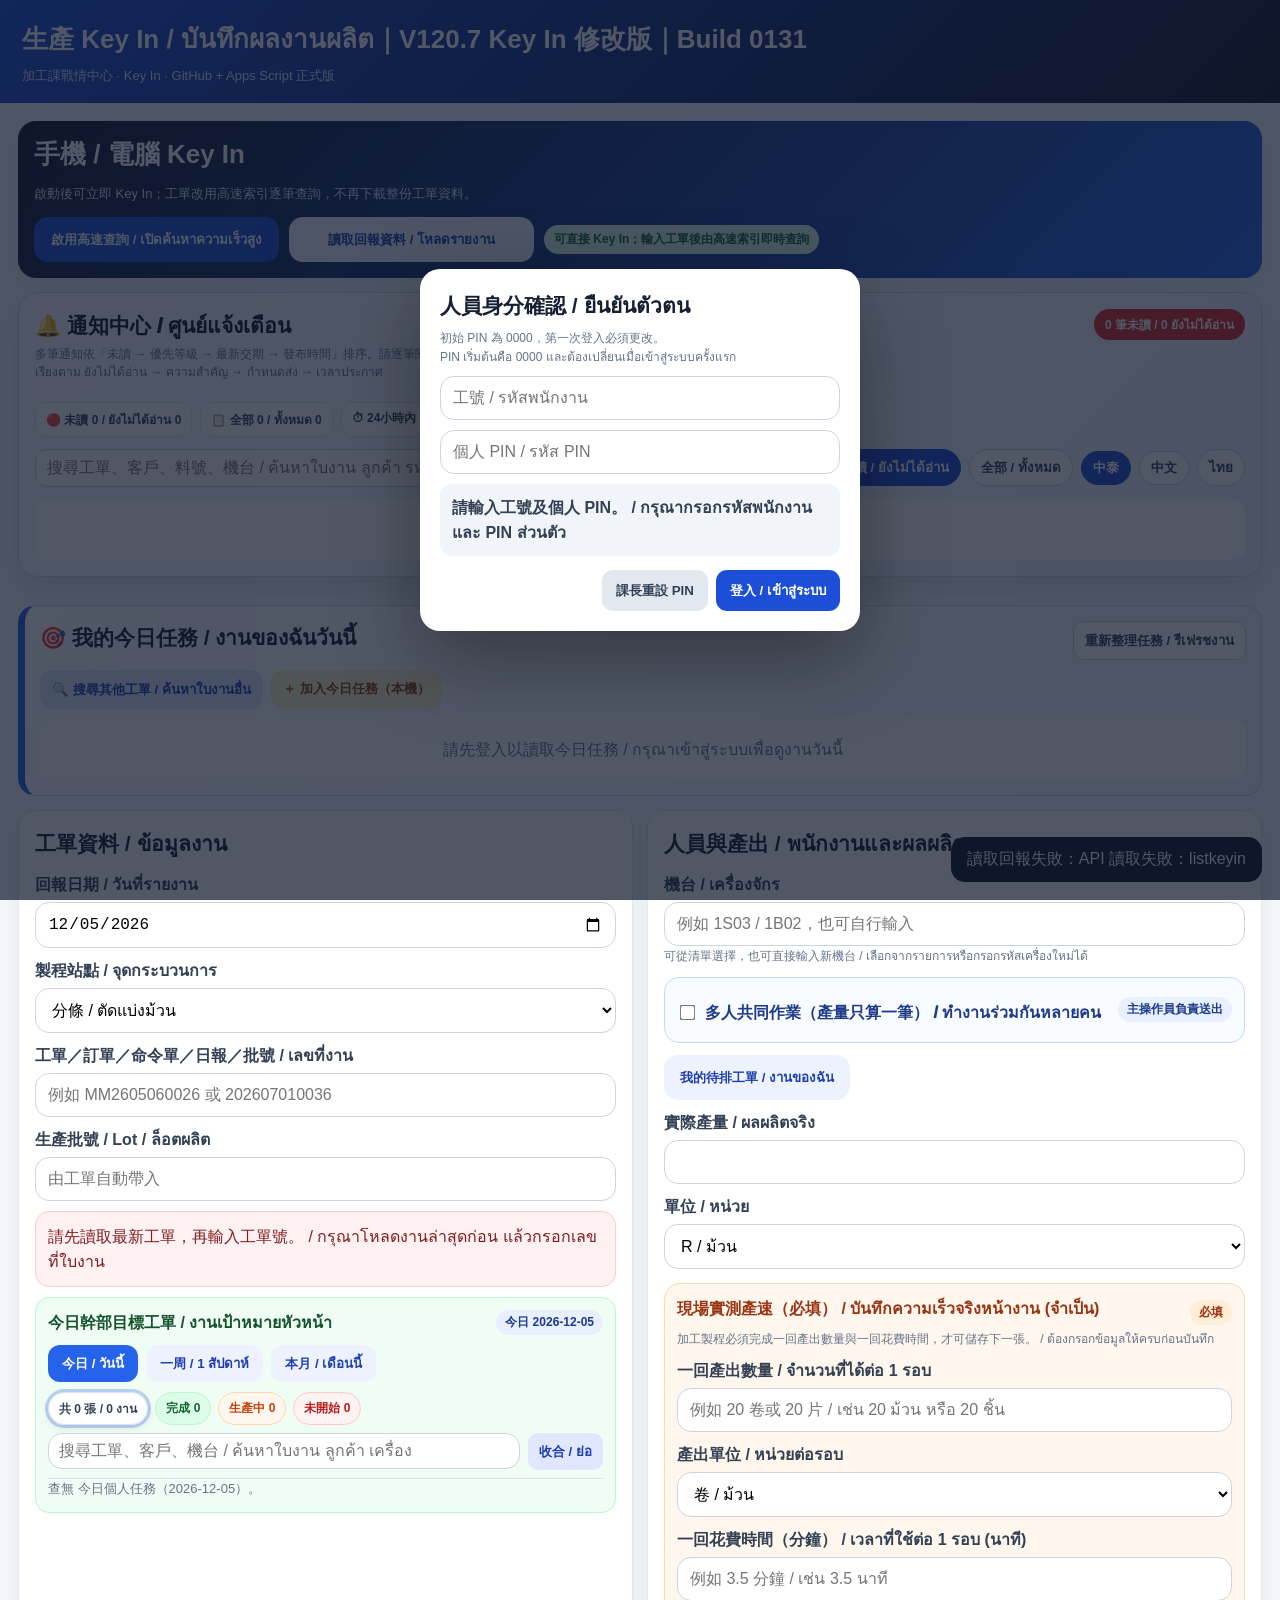
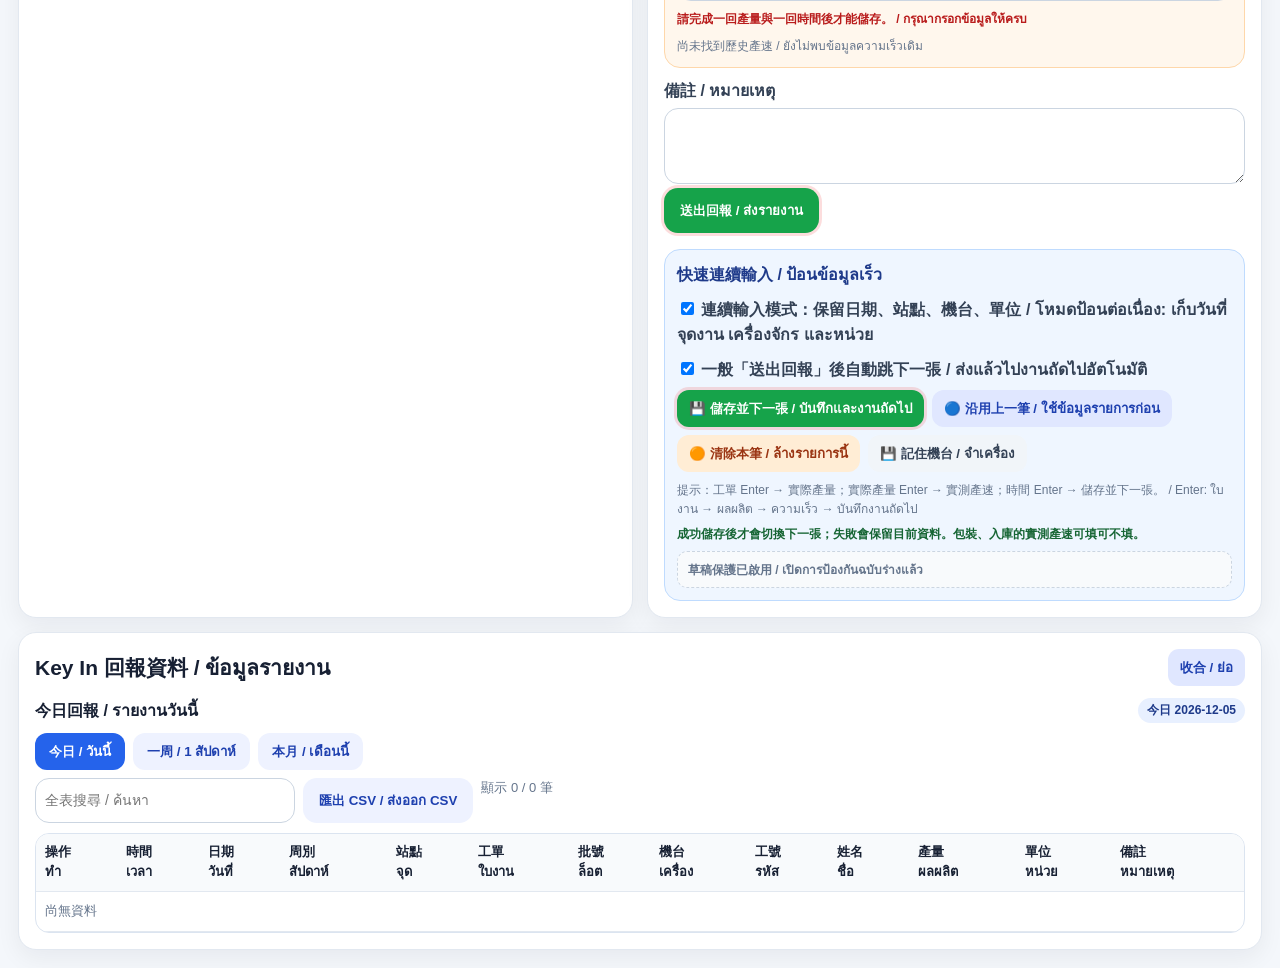
<file: index.html>
<!doctype html>
<html lang="zh-Hant">
<head>
<meta charset="utf-8">
<meta name="viewport" content="width=device-width,initial-scale=1">
<title>V120.6 MES 生產 Key In｜必填提示穩定版｜Build 0130</title>
<link rel="stylesheet" href="style.css">
<script src="api.js">
</script>
<style>
.nav{display:none!important}
.rangeBar{display:flex;gap:8px;flex-wrap:wrap;margin:10px 0 8px}
.rangeBtn{border:0;border-radius:12px;padding:8px 14px;font-weight:900;cursor:pointer;background:#eef2ff;color:#1e40af}
.rangeBtn.active{background:#2563eb;color:#fff}
.planItem{padding:8px 6px;border-bottom:1px solid #dbe4f0;cursor:pointer}
.planItem:hover{background:#eff6ff}
.planTitle{display:flex;align-items:center;justify-content:space-between;gap:8px;flex-wrap:wrap}
.smallPill{display:inline-block;border-radius:999px;background:#e8f0ff;color:#1e3a8a;padding:4px 9px;font-size:12px;font-weight:900}
.statusPill{display:inline-block;border-radius:999px;padding:4px 9px;font-size:12px;font-weight:900;margin-left:6px}
.statusNone{background:#f1f5f9;color:#475569}
.statusRun{background:#fff7ed;color:#c2410c}
.statusDone{background:#dcfce7;color:#166534}
.planTop{display:flex;align-items:flex-start;justify-content:space-between;gap:10px}
.planMain{min-width:0}
.planStatus{text-align:right;white-space:nowrap}
.progressText{font-size:12px;color:#64748b;margin-top:3px}


/* V98.3：手機版幹部目標清單固定高度、收合、搜尋與摘要 */
.planSummaryBar{display:flex;gap:7px;flex-wrap:wrap;margin:10px 0 8px}
.planSummaryChip{display:inline-flex;align-items:center;gap:4px;border-radius:999px;padding:6px 10px;font-size:12px;font-weight:900;background:#fff;border:1px solid #dbe4f0;color:#334155}
.planSummaryChip.done{background:#dcfce7;color:#166534;border-color:#bbf7d0}.planSummaryChip.run{background:#fff7ed;color:#c2410c;border-color:#fed7aa}.planSummaryChip.none{background:#fef2f2;color:#b91c1c;border-color:#fecaca}
.planListTools{display:flex;gap:8px;align-items:center;margin:8px 0}.planSearch{flex:1;min-width:0;padding:8px 10px!important;min-height:36px!important}.planToggleBtn{border:0;border-radius:10px;padding:8px 11px;font-weight:900;cursor:pointer;background:#e0e7ff;color:#1e40af;white-space:nowrap}
.planListViewport{max-height:280px;overflow-y:auto;overscroll-behavior:contain;scrollbar-gutter:stable;border-top:1px solid #dbe4f0}
.planListViewport.collapsed{display:none}.planItem.planDone{opacity:.7}.planItem.planDone:hover{opacity:1}.planItem.planRun{background:#fffbeb}.planItem.planNone{background:#fff}
@media(max-width:720px){.planListViewport{max-height:230px}.planListTools{align-items:stretch}.planToggleBtn{min-width:112px}.planSummaryBar{margin-top:8px}.planItem{padding:10px 4px}.planTop{display:block}.planStatus{text-align:left;margin-top:7px;white-space:normal}.planSearch{font-size:16px}}
.fastPanel{margin-top:12px;border:1px solid #bfdbfe;background:#eff6ff;border-radius:16px;padding:12px}
.fastTitle{font-weight:900;color:#1e3a8a;margin-bottom:8px}
.quickBtns{display:flex;gap:8px;flex-wrap:wrap;margin:8px 0}
.quickBtn{border:0;border-radius:12px;padding:8px 12px;font-weight:900;cursor:pointer;background:#e0e7ff;color:#1e40af}
.quickBtn.green{background:#dcfce7;color:#166534}.quickBtn.orange{background:#ffedd5;color:#9a3412}.quickBtn.gray{background:#f1f5f9;color:#334155}
.recentBox{display:grid;gap:6px;margin-top:8px}
.recentItem{display:flex;align-items:center;justify-content:space-between;gap:8px;border:1px solid #dbe4f0;background:white;border-radius:12px;padding:8px 10px;font-size:13px}
.recentItem b{color:#0f172a}.miniText{font-size:12px;color:#64748b}.opBtn{border:0;border-radius:10px;padding:5px 8px;font-weight:900;cursor:pointer;background:#eef2ff;color:#1e40af}

/* V83.2：讀取按鈕動畫與明確操作回饋 */
.hero .btn{position:relative;min-width:245px;transition:transform .16s ease,box-shadow .2s ease,filter .2s ease}
.hero .btn:hover{transform:translateY(-2px);box-shadow:0 8px 18px rgba(37,99,235,.22)}
.hero .btn:active{transform:scale(.96);box-shadow:0 2px 7px rgba(15,23,42,.2)}
.hero .btn.is-loading{pointer-events:none;filter:saturate(.78);padding-left:46px;animation:btnPulse 1.15s ease-in-out infinite}
.hero .btn.is-loading::before{content:"";position:absolute;left:18px;top:50%;width:18px;height:18px;margin-top:-9px;border:3px solid rgba(255,255,255,.42);border-top-color:#fff;border-radius:50%;animation:btnSpin .75s linear infinite}
.hero .btn.ghost.is-loading::before{border-color:rgba(30,64,175,.25);border-top-color:#1e40af}
.hero .btn.is-success{animation:btnSuccess .55s ease}
.hero .btn.is-error{animation:btnError .42s ease}
#loadStatus.status-loading{background:#fff7ed;color:#c2410c;animation:statusBlink 1s ease-in-out infinite}
#loadStatus.status-success{background:#dcfce7;color:#166534}
#loadStatus.status-error{background:#fee2e2;color:#b91c1c}
@keyframes btnSpin{to{transform:rotate(360deg)}}
@keyframes btnPulse{0%,100%{box-shadow:0 0 0 0 rgba(37,99,235,.2)}50%{box-shadow:0 0 0 8px rgba(37,99,235,0)}}
@keyframes btnSuccess{0%{transform:scale(1)}45%{transform:scale(1.05)}100%{transform:scale(1)}}
@keyframes btnError{0%,100%{transform:translateX(0)}25%{transform:translateX(-5px)}75%{transform:translateX(5px)}}
@keyframes statusBlink{0%,100%{opacity:1}50%{opacity:.62}}


/* V97 智慧通知中心 */
.urgentNoticePanel{display:block;border:1px solid #cbd5e1;background:linear-gradient(135deg,#f8fafc,#eef2ff);border-radius:20px;padding:16px;margin-bottom:14px;box-shadow:0 12px 28px rgba(15,23,42,.10)}
.urgentNoticePanel.show{display:block}.urgentNoticeHead{display:flex;justify-content:space-between;align-items:flex-start;gap:12px;flex-wrap:wrap}.urgentNoticeTitle{font-size:21px;font-weight:950;color:#0f172a}.urgentNoticeSub{font-size:12px;color:#64748b;margin-top:3px;line-height:1.55}.urgentNoticeCount{border-radius:999px;background:#dc2626;color:#fff;padding:6px 11px;font-size:12px;font-weight:900}.noticeKpis{display:flex;gap:8px;flex-wrap:wrap;margin-top:12px}.noticeKpi{border:1px solid #dbe4f0;background:#fff;border-radius:12px;padding:7px 10px;font-size:12px;font-weight:900;color:#334155}.noticeTools{display:flex;align-items:center;gap:8px;flex-wrap:wrap;margin-top:12px}.noticeSearch{flex:1;min-width:220px;border:1px solid #cbd5e1;border-radius:12px;padding:9px 11px;background:#fff}.noticeChip{border:1px solid #cbd5e1;border-radius:999px;padding:7px 11px;background:#fff;color:#334155;font-weight:900;cursor:pointer}.noticeChip.active{background:#1d4ed8;color:#fff;border-color:#1d4ed8}.urgentNoticeList{display:grid;gap:10px;margin-top:12px}.noticeGroup{border:1px solid #dbe4f0;border-radius:15px;background:rgba(255,255,255,.74);overflow:hidden}.noticeGroupTitle{display:flex;justify-content:space-between;align-items:center;padding:10px 12px;font-weight:950;cursor:pointer;color:#1e293b}.noticeGroupBody{display:grid;gap:9px;padding:0 10px 10px}.noticeGroup.collapsed .noticeGroupBody{display:none}.urgentNoticeItem{border:1px solid #fecaca;border-left:6px solid #dc2626;background:#fff;border-radius:14px;padding:12px;box-shadow:0 3px 12px rgba(15,23,42,.05)}.urgentNoticeItem.read{border-color:#d1d5db;border-left-color:#94a3b8;background:#f8fafc}.urgentNoticeItem.type-due{border-left-color:#ea580c}.urgentNoticeItem.type-aps{border-left-color:#ca8a04}.urgentNoticeItem.type-info{border-left-color:#2563eb}.urgentNoticeItem.type-quality{border-left-color:#7e22ce}.urgentNoticeItem.type-machine{border-left-color:#334155}.urgentNoticeTop{display:flex;justify-content:space-between;align-items:flex-start;gap:10px;flex-wrap:wrap}.urgentNoticeWo{font-size:17px;font-weight:950;color:#0f172a;overflow-wrap:anywhere}.noticeBadges{display:flex;gap:6px;flex-wrap:wrap;margin-top:5px}.noticeBadge{display:inline-block;border-radius:999px;padding:4px 8px;font-size:11px;font-weight:950;background:#eef2ff;color:#1e40af}.noticeBadge.unread{background:#fee2e2;color:#b91c1c}.noticeBadge.read{background:#e2e8f0;color:#475569}.noticeBadge.priority{background:#fff7ed;color:#c2410c}.noticeGrid{display:grid;grid-template-columns:repeat(2,minmax(0,1fr));gap:7px 14px;margin-top:10px}.noticeField{min-width:0}.noticeLabel{font-size:11px;font-weight:900;color:#64748b}.noticeValue{font-size:13px;font-weight:800;color:#1e293b;overflow-wrap:anywhere}.noticeDue{color:#b91c1c}.noticeCountdown{font-weight:950}.noticeTextBox{margin-top:9px;padding:9px 10px;border-radius:11px;background:#f8fafc;border:1px solid #e2e8f0}.noticeTranslation{margin-top:5px;padding-top:5px;border-top:1px dashed #cbd5e1;color:#334155}.noticeActions{display:flex;justify-content:flex-end;align-items:center;gap:8px;margin-top:10px;flex-wrap:wrap}.noticeDetailBtn{border:1px solid #cbd5e1;border-radius:10px;padding:8px 11px;background:#fff;color:#334155;font-weight:900;cursor:pointer}.urgentReadBtn{border:0;border-radius:10px;padding:8px 12px;background:#dc2626;color:#fff;font-weight:900;cursor:pointer}.urgentReadBtn:disabled{background:#94a3b8;cursor:not-allowed}.noticeDetails{display:none;margin-top:9px;padding-top:9px;border-top:1px dashed #cbd5e1}.noticeDetails.show{display:block}.noticeEmpty{padding:18px;text-align:center;color:#64748b;background:#fff;border-radius:13px}@media(max-width:720px){.noticeGrid{grid-template-columns:1fr}.noticeTools{align-items:stretch}.noticeSearch{width:100%}.urgentNoticeTitle{font-size:19px}.urgentNoticeItem{padding:11px}}
.urgentReaderModal{display:none;position:fixed;inset:0;z-index:30000;background:rgba(15,23,42,.66);align-items:center;justify-content:center;padding:18px}.urgentReaderModal.show{display:flex}.urgentReaderDialog{width:min(460px,96vw);background:#fff;border-radius:20px;padding:20px;box-shadow:0 28px 80px rgba(0,0,0,.35)}.urgentReaderDialog h2{margin:0 0 6px;color:#0f172a}.urgentReaderDialog input{width:100%;margin-top:10px}.urgentReaderName{min-height:45px;margin-top:10px;padding:11px 12px;border-radius:12px;background:#f1f5f9;color:#334155;font-weight:900}.urgentReaderName.ok{background:#dcfce7;color:#166534}.urgentReaderName.bad{background:#fee2e2;color:#b91c1c}.urgentReaderActions{display:flex;justify-content:flex-end;gap:9px;margin-top:16px}.urgentReaderCancel,.urgentReaderConfirm{border:0;border-radius:11px;padding:10px 15px;font-weight:900;cursor:pointer}.urgentReaderCancel{background:#e2e8f0;color:#334155}.urgentReaderConfirm{background:#dc2626;color:#fff}.urgentReaderConfirm:disabled{background:#94a3b8;cursor:not-allowed}
.pinLoginModal{display:flex;position:fixed;inset:0;z-index:31000;background:rgba(15,23,42,.72);align-items:center;justify-content:center;padding:18px}.pinLoginModal.hide{display:none}.pinLoginBox{width:min(440px,96vw);background:#fff;border-radius:20px;padding:20px;box-shadow:0 28px 80px rgba(0,0,0,.35)}.pinLoginBox h2{margin:0 0 8px}.pinLoginBox input{width:100%;margin-top:10px}.pinLoginActions{display:flex;gap:8px;justify-content:flex-end;margin-top:14px;flex-wrap:wrap}.pinLoginActions button{border:0;border-radius:11px;padding:10px 14px;font-weight:900;cursor:pointer}.pinPrimary{background:#1d4ed8;color:#fff}.pinAdmin{background:#e2e8f0;color:#334155}.noticeIdentity{margin-top:8px;font-size:13px;font-weight:900;color:#1d4ed8}.noticeIdentity button{margin-left:8px;border:1px solid #cbd5e1;background:#fff;border-radius:8px;padding:4px 8px;cursor:pointer}
.personalTaskPanel{display:block;grid-column:span 12;border:1px solid #bfdbfe;border-left:7px solid #2563eb;background:linear-gradient(135deg,#fff,#eff6ff);border-radius:18px;padding:15px}.personalTaskPanel.show{display:block}.personalTaskHead{display:flex;justify-content:space-between;gap:10px;align-items:flex-start;flex-wrap:wrap}.personalTaskKpis{display:grid;grid-template-columns:repeat(4,1fr);gap:8px;margin-top:11px}.personalTaskKpi{background:#fff;border:1px solid #dbeafe;border-radius:12px;padding:9px}.personalTaskKpi span{display:block;font-size:11px;color:#64748b;font-weight:900}.personalTaskKpi b{font-size:24px;color:#1e3a8a}.personalTaskList{display:grid;gap:7px;margin-top:10px}.personalTaskRow{background:#fff;border:1px solid #e2e8f0;border-radius:12px;padding:10px;display:grid;grid-template-columns:1.2fr 1fr 1fr 1fr;gap:8px}.personalTaskRow small{color:#64748b}@media(max-width:700px){.personalTaskKpis{grid-template-columns:repeat(2,1fr)}.personalTaskRow{grid-template-columns:1fr 1fr}}
.otherProcessBox{display:none;margin-top:10px;padding:11px 12px;border:2px solid #f59e0b;background:#fffbeb;border-radius:13px}.otherProcessBox.show{display:block}.otherProcessBox label{margin-top:0;color:#92400e;font-weight:950}.otherProcessBox input{background:#fff}.otherProcessHint{margin-top:5px;font-size:12px;color:#92400e;font-weight:800}


/* V113 Build 0107：連續工單、防漏儲存、其他工單與本機草稿 */
.taskActionBar{display:flex;gap:8px;flex-wrap:wrap;margin:10px 0}.taskActionBar button{border:0;border-radius:12px;padding:9px 12px;font-weight:900;cursor:pointer}.taskSearchBtn{background:#e0e7ff;color:#1e40af}.taskAddBtn{background:#fef3c7;color:#92400e}.saveNextBtn{background:#16a34a!important;color:#fff!important}.saveNextBtn:disabled{background:#94a3b8!important}.draftState{margin-top:8px;padding:8px 10px;border-radius:10px;background:#f8fafc;border:1px dashed #cbd5e1;color:#64748b;font-size:12px;font-weight:800}.draftState.saved{background:#ecfdf5;color:#166534;border-color:#86efac}.draftState.pending{background:#fff7ed;color:#c2410c;border-color:#fdba74}.personalTaskRow{cursor:pointer;transition:transform .12s ease,box-shadow .12s ease}.personalTaskRow:hover{transform:translateY(-1px);box-shadow:0 5px 14px rgba(15,23,42,.08)}.personalTaskRow.current{outline:3px solid #2563eb;background:#eff6ff}.personalTaskRow.done{opacity:.78}.manualTaskTag{display:inline-block;margin-left:6px;border-radius:999px;padding:2px 7px;background:#fef3c7;color:#92400e;font-size:10px;font-weight:900}.saveNextHint{margin:8px 0 0;color:#166534;font-size:12px;font-weight:900}@media(max-width:720px){.taskActionBar button{flex:1 1 150px}.saveNextBtn{min-height:52px;font-size:16px}}

/* V115 Build 0109：手機逐步 Key In、固定操作列、免返回下一張 */
.mobileStepBar{display:none;margin:10px 0;padding:10px 12px;border-radius:14px;background:#eff6ff;border:1px solid #bfdbfe;color:#1e3a8a;font-weight:900}
.mobileStepBar b{font-size:16px}.mobileStepBar span{display:block;margin-top:3px;font-size:12px;color:#64748b}
.mobileStickyBar{display:none;position:fixed;left:0;right:0;bottom:0;z-index:22000;background:rgba(255,255,255,.97);backdrop-filter:blur(10px);border-top:1px solid #cbd5e1;box-shadow:0 -8px 24px rgba(15,23,42,.14);padding:9px max(10px,env(safe-area-inset-left)) calc(9px + env(safe-area-inset-bottom)) max(10px,env(safe-area-inset-right));gap:8px}
.mobileStickyBar button{border:0;border-radius:13px;min-height:48px;font-weight:950;font-size:15px;cursor:pointer}.mobileSkipBtn{flex:0 0 32%;background:#fff7ed;color:#9a3412}.mobileNextBtn{flex:1;background:#16a34a;color:#fff}.mobileNextBtn:disabled{background:#94a3b8}.mobileTaskFlash{animation:mobileTaskFlash .55s ease}.mobileSavingMask{display:none;position:fixed;inset:0;z-index:21900;background:rgba(15,23,42,.32);align-items:center;justify-content:center}.mobileSavingMask.show{display:flex}.mobileSavingCard{background:#fff;border-radius:18px;padding:18px 22px;font-weight:950;color:#166534;box-shadow:0 20px 55px rgba(0,0,0,.25)}
.recentBox{display:none!important}
@keyframes mobileTaskFlash{0%{transform:translateY(6px);opacity:.45}100%{transform:none;opacity:1}}
@media(max-width:720px){body{padding-bottom:78px}.mobileStepBar,.mobileStickyBar{display:flex}.mobileStepBar{display:block}.card.col6{grid-column:span 12}.hero{display:none}.fastPanel .quickBtns,.fastPanel:not(#speedMeasurePanel)>label,.fastPanel:not(#speedMeasurePanel)>.miniText,.fastPanel:not(#speedMeasurePanel)>.saveNextHint,#draftState{display:none}.personalTaskPanel{scroll-margin-top:8px}.personalTaskRow{min-height:74px}.personalTaskRow.current{outline-width:4px}.mobileFocusedField{outline:3px solid #2563eb!important;background:#eff6ff!important;scroll-margin:110px}.taskActionBar .taskAddBtn{display:none}#speedMeasurePanel>label{display:block!important;margin:12px 0 6px;font-size:14px;line-height:1.45;color:#7c2d12;font-weight:950}#speedMeasurePanel input,#speedMeasurePanel select{margin-bottom:4px}#speedMeasureTitle{font-size:16px;line-height:1.45}#speedRuleHint{display:block!important;margin-top:6px;line-height:1.5}#speedCalculated,#speedHint{display:block!important}}


/* V116 Build 0110：手機任務狀態篩選＋Key In 回報收合卷軸 */
.planSummaryChip{cursor:pointer;user-select:none;transition:transform .12s ease,box-shadow .12s ease}
.planSummaryChip:active{transform:scale(.96)}
.planSummaryChip.filterActive{outline:3px solid rgba(37,99,235,.28);box-shadow:0 3px 10px rgba(15,23,42,.10)}
.keyinReportHead{display:flex;align-items:center;justify-content:space-between;gap:10px;flex-wrap:wrap}
.keyinCollapseBtn{border:0;border-radius:11px;padding:8px 12px;background:#e0e7ff;color:#1e40af;font-weight:900;cursor:pointer}
.keyinReportBody.collapsed{display:none}
.keyinTableViewport{max-height:420px;overflow:auto;overscroll-behavior:contain;border:1px solid #dbe4f0;border-radius:14px}
.keyinTableViewport table{margin:0}
@media(max-width:720px){
  .planListViewport{max-height:320px}
  .planSummaryChip{padding:8px 11px}
  .keyinTableViewport{max-height:52vh}
  .keyinCollapseBtn{width:100%}
}

/* V119.1：第一階段 Cloud Employee Safe，只改 Key In 前端 */
.teamWorkBox{margin:12px 0;padding:12px;border:1px solid #bfdbfe;background:#f8fbff;border-radius:15px}.teamWorkHead{display:flex;align-items:center;justify-content:space-between;gap:10px;flex-wrap:wrap}.teamWorkToggle{display:flex;align-items:center;gap:8px;font-weight:950;color:#1e3a8a}.teamWorkToggle input{width:auto;transform:scale(1.2)}.teamWorkBody{display:none;margin-top:10px}.teamWorkBox.active .teamWorkBody{display:block}.teamWorkerSearch{margin-bottom:8px}.teamWorkerChoices{display:grid;grid-template-columns:repeat(2,minmax(0,1fr));gap:7px;max-height:190px;overflow:auto;padding:2px}.teamWorkerChoice{display:flex;align-items:center;gap:8px;border:1px solid #dbe4f0;background:#fff;border-radius:11px;padding:9px;cursor:pointer;font-size:13px;font-weight:850}.teamWorkerChoice input{width:auto}.teamWorkerChoice.main{background:#e0e7ff;color:#1e40af}.teamWorkerChoice.selected{border-color:#2563eb;background:#eff6ff}.teamWorkerSummary{margin-top:9px;padding:8px 10px;border-radius:10px;background:#ecfdf5;color:#166534;font-size:12px;font-weight:900}.teamWorkerAdd{border:0;border-radius:10px;padding:8px 10px;background:#e0e7ff;color:#1e40af;font-weight:900;cursor:pointer;margin-top:8px}.cloudEmployeeState{margin-top:8px;padding:8px 10px;border-radius:10px;background:#eef2ff;color:#1e40af;font-size:12px;font-weight:900}.cloudEmployeeState.ok{background:#dcfce7;color:#166534}.cloudEmployeeState.bad{background:#fee2e2;color:#b91c1c}@media(max-width:720px){.teamWorkerChoices{grid-template-columns:1fr;max-height:220px}.teamWorkBox{padding:11px}.teamWorkerChoice{min-height:46px;font-size:14px}}

/* V120.6 Build 0130：必填欄位提示、紅框與自動定位 */
.requiredAlert{display:none;margin:0 0 14px;padding:13px 14px;border:2px solid #ef4444;border-left-width:7px;border-radius:14px;background:#fef2f2;color:#991b1b;box-shadow:0 8px 22px rgba(185,28,28,.12)}
.requiredAlert.show{display:block;animation:requiredShake .38s ease}.requiredAlertTitle{font-size:16px;font-weight:950}.requiredAlertList{margin:7px 0 0;padding-left:20px;font-weight:850;line-height:1.6}.fieldMissing{border:2px solid #ef4444!important;background:#fff1f2!important;box-shadow:0 0 0 4px rgba(239,68,68,.12)!important}.fieldMissingPulse{animation:requiredPulse .7s ease 2}.saveNextBtn.hasMissing,#submitBtn.hasMissing{box-shadow:0 0 0 3px rgba(239,68,68,.18)}
@keyframes requiredShake{0%,100%{transform:translateX(0)}25%{transform:translateX(-5px)}75%{transform:translateX(5px)}}@keyframes requiredPulse{0%,100%{transform:scale(1)}50%{transform:scale(1.02)}}
.editModeBar{display:none;margin:0 0 12px;padding:12px 14px;border:2px solid #f59e0b;border-left-width:7px;border-radius:14px;background:#fffbeb;color:#92400e;font-weight:900;align-items:center;justify-content:space-between;gap:10px;flex-wrap:wrap}.editModeBar.show{display:flex}.editModeBar button{border:0;border-radius:10px;padding:8px 12px;background:#e2e8f0;color:#334155;font-weight:900;cursor:pointer}.opBtn.edit{background:#f59e0b;color:#fff}.opBtn.copy{background:#e0e7ff;color:#1e40af}.editingRow{background:#fffbeb!important;outline:2px solid #f59e0b}.btn.ok.editing{background:#f59e0b!important}
</style>
</head>
<body>
<header>
  <h1>生產 Key In / บันทึกผลงานผลิต｜V120.7 Key In 修改版｜Build 0131</h1>
  <p>加工課戰情中心 · Key In · GitHub + Apps Script 正式版</p>
  <div class="nav"><a href="index.html">Key In</a><a href="target.html">幹部目標</a><a href="dashboard.html">戰情室</a></div>
</header>
<div class="wrap"><div class="grid">
  <div class="card hero col12">
    <h2>手機 / 電腦 Key In</h2>
    <div class="sub">啟動後可立即 Key In；工單改用高速索引逐筆查詢，不再下載整份工單資料。</div>
    <div class="row" style="margin-top:12px">
      <button id="loadOrdersBtn" class="btn" onclick="loadAll()">啟用高速查詢 / เปิดค้นหาความเร็วสูง</button>
      <button id="loadReportsBtn" class="btn ghost" onclick="loadKeyin()">讀取回報資料 / โหลดรายงาน</button>
      <span id="loadStatus" class="pill">啟動中...</span>
    </div>
  </div>

  <div id="urgentNoticePanel" class="urgentNoticePanel col12">
    <div class="urgentNoticeHead"><div><div class="urgentNoticeTitle">🔔 通知中心 / ศูนย์แจ้งเตือน</div><div class="urgentNoticeSub">多筆通知依「未讀 → 優先等級 → 最新交期 → 發布時間」排序。請逐筆閱讀並確認。<br>เรียงตาม ยังไม่ได้อ่าน → ความสำคัญ → กำหนดส่ง → เวลาประกาศ</div><div id="noticeIdentity" class="noticeIdentity"></div></div><span id="urgentNoticeCount" class="urgentNoticeCount">請先登入</span></div>
    <div class="noticeKpis"><span id="noticeKpiUnread" class="noticeKpi">🔴 未讀 0</span><span id="noticeKpiTotal" class="noticeKpi">📋 全部 0</span><span id="noticeKpiDue" class="noticeKpi">⏱ 24小時內 0</span></div>
    <div class="noticeTools"><input id="noticeSearch" class="noticeSearch" placeholder="搜尋工單、客戶、料號、機台 / ค้นหาใบงาน ลูกค้า รหัสสินค้า เครื่องจักร" oninput="renderUrgentNotices()"><button id="noticeFilterUnread" class="noticeChip active" onclick="setNoticeFilter('unread')">未讀 / ยังไม่ได้อ่าน</button><button id="noticeFilterAll" class="noticeChip" onclick="setNoticeFilter('all')">全部 / ทั้งหมด</button><button id="noticeLangBi" class="noticeChip active" onclick="setNoticeLanguage('bi')">中泰</button><button id="noticeLangZh" class="noticeChip" onclick="setNoticeLanguage('zh')">中文</button><button id="noticeLangTh" class="noticeChip" onclick="setNoticeLanguage('th')">ไทย</button></div>
    <div id="urgentNoticeList" class="urgentNoticeList"><div class="noticeEmpty">請先登入以讀取個人通知 / กรุณาเข้าสู่ระบบเพื่อดูการแจ้งเตือน</div></div>
  </div>
  <div id="pinLoginModal" class="pinLoginModal">
    <div class="pinLoginBox"><h2>人員身分確認 / ยืนยันตัวตน</h2><div class="miniText">初始 PIN 為 0000，第一次登入必須更改。<br>PIN เริ่มต้นคือ 0000 และต้องเปลี่ยนเมื่อเข้าสู่ระบบครั้งแรก</div><input id="pinLoginEmpNo" inputmode="numeric" autocomplete="username" placeholder="工號 / รหัสพนักงาน"><input id="pinLoginPin" type="password" inputmode="numeric" maxlength="6" autocomplete="current-password" placeholder="個人 PIN / รหัส PIN"><div id="pinLoginMsg" class="urgentReaderName">請輸入工號及個人 PIN。 / กรุณากรอกรหัสพนักงานและ PIN ส่วนตัว</div><div class="pinLoginActions"><button class="pinAdmin" onclick="adminResetEmployeePin()">課長重設 PIN</button><button class="pinPrimary" onclick="loginEmployeePin()">登入 / เข้าสู่ระบบ</button></div></div>
  </div>
  <div id="urgentReaderModal" class="urgentReaderModal" role="dialog" aria-modal="true" aria-labelledby="urgentReaderTitle">
    <div class="urgentReaderDialog">
      <h2 id="urgentReaderTitle">急件確認已讀 / ยืนยันการอ่าน</h2>
      <div class="hint">請再次輸入個人 PIN，確認是本人操作。<br>กรุณากรอก PIN ส่วนตัวอีกครั้งเพื่อยืนยันตัวตน</div>
      <input id="urgentReaderEmpNo" type="password" inputmode="numeric" maxlength="6" autocomplete="off" placeholder="再次輸入個人 PIN / ป้อน PIN อีกครั้ง" oninput="resolveUrgentReader()" onkeydown="if(event.key==='Enter')submitUrgentRead()">
      <div id="urgentReaderName" class="urgentReaderName">請再次輸入個人 PIN。 / กรุณากรอก PIN ส่วนตัวอีกครั้ง</div>
      <div class="urgentReaderActions"><button type="button" class="urgentReaderCancel" onclick="closeUrgentReaderModal()">取消</button><button id="urgentReaderConfirm" type="button" class="urgentReaderConfirm" onclick="submitUrgentRead()" disabled>確認已讀</button></div>
    </div>
  </div>
  <div id="personalTaskPanel" class="personalTaskPanel">
    <div class="personalTaskHead"><div><h2 style="margin:0">🎯 我的今日任務 / งานของฉันวันนี้</h2><div id="personalTaskSub" class="miniText"></div></div><button class="noticeDetailBtn" onclick="refreshPersonalTasks_(true)">重新整理任務 / รีเฟรชงาน</button></div>
    <div class="taskActionBar"><button class="taskSearchBtn" type="button" onclick="focusOtherOrder()">🔍 搜尋其他工單 / ค้นหาใบงานอื่น</button><button class="taskAddBtn" type="button" onclick="addCurrentToManualTasks()">＋ 加入今日任務（本機）</button></div><div id="personalTaskBody"><div class="noticeEmpty">請先登入以讀取今日任務 / กรุณาเข้าสู่ระบบเพื่อดูงานวันนี้</div></div>
  </div>

  <div class="card col6">
    <h2>工單資料 / ข้อมูลงาน</h2>
    <label>回報日期 / วันที่รายงาน</label><input id="report_date" type="date" onchange="onReportDateChange()">
    <label>製程站點 / จุดกระบวนการ</label>
    <select id="site" onchange="onSiteChange()">
      <option value="開料">開料 / ตัดวัตถุดิบ</option>
      <option value="清洗">清洗 / ล้าง</option>
      <option value="退火">退火 / อบคืนตัว</option>
      <option value="軋延">軋延 / รีด</option>
      <option value="上膠">上膠 / เคลือบกาว</option>
      <option value="覆卷">覆卷 / ม้วนซ้ำ</option>
      <option value="線軸覆卷">線軸覆卷機台 / เครื่องกรอม้วนแกน</option>
      <option value="分條" selected>分條 / ตัดแบ่งม้วน</option>
      <option value="複捲">複捲 / กรอกลับ</option>
      <option value="對貼">對貼 / ประกบ</option>
      <option value="裁切">裁切 / ตัดแผ่น</option>
      <option value="檢驗">檢驗 / ตรวจสอบ</option>
      <option value="包裝">包裝 / บรรจุ</option>
      <option value="入庫">入庫 / เข้าคลัง</option>
      <option value="重工">重工 / งานแก้ไข</option>
      <option value="其他">其他 / อื่นๆ</option>
    </select>
    <div id="otherProcessBox" class="otherProcessBox">
      <label for="other_process">其他製程名稱（必填）/ ระบุกระบวนการอื่น (จำเป็น)</label>
      <input id="other_process" maxlength="40" autocomplete="off" placeholder="例如：換線、調機、試機、除膠 / เช่น เปลี่ยนไลน์ ปรับเครื่อง ทดลองเครื่อง">
      <div class="otherProcessHint">選擇「其他」時必須填寫，系統會自動加入備註。 / เมื่อเลือก “อื่นๆ” ต้องระบุ และระบบจะเพิ่มลงในหมายเหตุอัตโนมัติ</div>
    </div>
    <label>工單／訂單／命令單／日報／批號 / เลขที่งาน</label><input id="work_order_no" placeholder="例如 MM2605060026 或 202607010036" oninput="lookupWO()">
    <label>生產批號 / Lot / ล็อตผลิต</label><input id="batch_no" disabled placeholder="由工單自動帶入">
    <div id="woMsg" class="alert">請先讀取最新工單，再輸入工單號。 / กรุณาโหลดงานล่าสุดก่อน แล้วกรอกเลขที่ใบงาน</div>
    <div class="okbox">
      <div class="planTitle"><b><span id="planTitle">今日待辦工單 / งานวันนี้</span></b><span id="planRangeText" class="smallPill">今日</span></div>
      <div class="rangeBar">
        <button id="range_today" class="rangeBtn active" onclick="setPlanRange('today')">今日 / วันนี้</button>
        <button id="range_week" class="rangeBtn" onclick="setPlanRange('week')">一周 / 1 สัปดาห์</button>
        <button id="range_month" class="rangeBtn" onclick="setPlanRange('month')">本月 / เดือนนี้</button>
      </div>
      <div id="planSummaryBar" class="planSummaryBar"></div>
      <div class="planListTools">
        <input id="planSearch" class="planSearch" placeholder="搜尋工單、客戶、機台 / ค้นหาใบงาน ลูกค้า เครื่อง" oninput="renderPlansHint()">
        <button id="planToggleBtn" class="planToggleBtn" type="button" onclick="togglePlanList()">收合 / ย่อ</button>
      </div>
      <div id="todayPlans" class="hint planListViewport">啟動中...。</div>
    </div>
  </div>

  <div class="card col6">
    <div id="requiredAlert" class="requiredAlert" role="alert" aria-live="assertive"><div class="requiredAlertTitle">⚠ 尚有必填資料未完成 / กรุณากรอกข้อมูลให้ครบ</div><ul id="requiredAlertList" class="requiredAlertList"></ul></div>
    <div id="editModeBar" class="editModeBar"><span id="editModeText">✏️ 修改 Key In 紀錄 / แก้ไขรายการ Key In</span><button type="button" onclick="cancelKeyinEdit()">取消修改 / ยกเลิก</button></div>
    <div id="mobileStepBar" class="mobileStepBar"><b id="mobileStepTitle">步驟 1：選擇今日任務</b><span id="mobileStepHint">點選上方任務後，系統會直接帶入並跳到實際產量。</span></div>
    <h2>人員與產出 / พนักงานและผลผลิต</h2>
    <label>機台 / เครื่องจักร</label><input id="machine_code" list="machine_code_list" placeholder="例如 1S03 / 1B02，也可自行輸入" oninput="this.value=this.value.toUpperCase().replace(/\s+/g,'');applyHistoricalSpeed()"><datalist id="machine_code_list"><option value="1B02"><option value="1B08"><option value="1B10"><option value="1B12"><option value="1B14"><option value="1B19"><option value="1S02"><option value="1S03"><option value="1S07"><option value="1S12"><option value="1S16"><option value="1S18"><option value="1S19"><option value="1B22"><option value="1C01"><option value="1C04"><option value="1C18"><option value="1V01"><option value="1V02"><option value="1V09"><option value="包裝"></datalist><div class="miniText">可從清單選擇，也可直接輸入新機台 / เลือกจากรายการหรือกรอกรหัสเครื่องใหม่ได้</div>
    <div class="teamWorkBox" id="teamWorkBox">
      <div class="teamWorkHead"><label class="teamWorkToggle"><input id="teamWorkEnabled" type="checkbox" onchange="toggleTeamWork_()"> 多人共同作業（產量只算一筆） / ทำงานร่วมกันหลายคน</label><span class="smallPill">主操作員負責送出</span></div>
      <div class="teamWorkBody">
        <div class="miniText">勾選一起作業的人員。系統只建立一筆產量回報，報表人員欄會保留所有參與者。<br>เลือกผู้ร่วมงาน ระบบจะนับผลผลิตเพียงหนึ่งรายการ</div>
        <input id="teamWorkerSearch" class="teamWorkerSearch" placeholder="搜尋工號或姓名 / ค้นหารหัสหรือชื่อ" oninput="renderCollaboratorChoices_()">
        <div id="teamWorkerChoices" class="teamWorkerChoices"></div>
        <div id="cloudEmployeeState" class="cloudEmployeeState">登入後自動讀取 Employee 雲端名單 / โหลดรายชื่อ Employee จากคลาวด์หลังเข้าสู่ระบบ</div>
        <div id="teamWorkerSummary" class="teamWorkerSummary">主操作員 1 人 / ผู้ควบคุมหลัก 1 คน</div>
      </div>
    </div>
    <div class="row"><button class="btn ghost" onclick="showMyPlans()">我的待排工單 / งานของฉัน</button></div>
    <label>實際產量 / ผลผลิตจริง</label><input id="actual_output" type="number" step="0.01" inputmode="decimal" enterkeyhint="next" autocomplete="off">
    <label>單位 / หน่วย</label><select id="unit"><option value="R">R / ม้วน</option><option value="M2">㎡</option><option value="KG">KG</option><option value="M">M</option></select>
    <div class="fastPanel" id="speedMeasurePanel" style="margin-top:14px;background:#fff7ed;border-color:#fed7aa">
      <div class="planTitle" style="align-items:center">
        <div id="speedMeasureTitle" class="fastTitle" style="color:#9a3412">現場實測產速（必填） / บันทึกความเร็วจริงหน้างาน (จำเป็น)</div>
        <span id="speedRequirementBadge" class="smallPill">必填</span>
      </div>
      <div id="speedRuleHint" class="miniText">加工製程必須完成一回產出數量與一回花費時間，才可儲存下一張。 / ต้องกรอกจำนวนต่อรอบและเวลาต่อรอบก่อนบันทึก</div>
      <label>一回產出數量 / จำนวนที่ได้ต่อ 1 รอบ</label><input id="speed_qty_round" type="number" min="0" step="0.01" inputmode="decimal" enterkeyhint="next" autocomplete="off" placeholder="例如 20 卷或 20 片 / เช่น 20 ม้วน หรือ 20 ชิ้น">
      <label>產出單位 / หน่วยต่อรอบ</label><select id="speed_unit"><option value="R">卷 / ม้วน</option><option value="PCS">片 / ชิ้น</option></select>
      <label>一回花費時間（分鐘） / เวลาที่ใช้ต่อ 1 รอบ (นาที)</label><input id="speed_minutes_round" type="number" min="0" step="0.01" inputmode="decimal" enterkeyhint="done" autocomplete="off" placeholder="例如 3.5 分鐘 / เช่น 3.5 นาที">
      <div id="speedCalculated" class="saveNextHint" style="margin-top:8px">請輸入一回產量與時間 / กรุณากรอกจำนวนและเวลา</div>
      <div id="speedHint" class="miniText" style="margin-top:8px">尚未找到歷史產速 / ยังไม่พบข้อมูลความเร็วเดิม</div>
    </div>
    <label>備註 / หมายเหตุ</label><textarea id="process_note"></textarea>
    <button class="btn ok" id="submitBtn" onclick="submitKeyin()">送出回報 / ส่งรายงาน</button>
    <div class="fastPanel" style="margin-top:16px">
      <div class="fastTitle">快速連續輸入 / ป้อนข้อมูลเร็ว</div>
      <label><input id="fastMode" type="checkbox" checked style="width:auto"> 連續輸入模式：保留日期、站點、機台、單位 / โหมดป้อนต่อเนื่อง: เก็บวันที่ จุดงาน เครื่องจักร และหน่วย</label>
      <label><input id="autoNext" type="checkbox" checked style="width:auto"> 一般「送出回報」後自動跳下一張 / ส่งแล้วไปงานถัดไปอัตโนมัติ</label>
      <div class="quickBtns">
        <button class="quickBtn green saveNextBtn" onclick="saveAndNextOrder(this)">💾 儲存並下一張 / บันทึกและงานถัดไป</button>
        <button class="quickBtn" onclick="copyLastSubmit()">🔵 沿用上一筆 / ใช้ข้อมูลรายการก่อน</button>
        <button class="quickBtn orange" onclick="clearCurrentInput()">🟠 清除本筆 / ล้างรายการนี้</button>
        <button class="quickBtn gray" onclick="saveQuickProfile()">💾 記住機台 / จำเครื่อง</button>
      </div>
      <div class="miniText">提示：工單 Enter → 實際產量；實際產量 Enter → 實測產速；時間 Enter → 儲存並下一張。 / Enter: ใบงาน → ผลผลิต → ความเร็ว → บันทึกงานถัดไป</div>
      <div class="saveNextHint">成功儲存後才會切換下一張；失敗會保留目前資料。包裝、入庫的實測產速可填可不填。</div>
      <div id="draftState" class="draftState">草稿保護已啟用 / เปิดการป้องกันฉบับร่างแล้ว</div>
      <div id="recentBox" class="recentBox"></div>
    </div>
  </div>

  <div class="card col12">
    <div class="keyinReportHead"><h2 style="margin:0">Key In 回報資料 / ข้อมูลรายงาน</h2><button id="keyinCollapseBtn" class="keyinCollapseBtn" type="button" onclick="toggleKeyinReport()">收合 / ย่อ</button></div>
    <div id="keyinReportBody" class="keyinReportBody">
      <div class="planTitle" style="margin:12px 0 8px"><b><span id="keyinRangeTitle">今日回報 / รายงานวันนี้</span></b><span id="keyinRangeText" class="smallPill">今日</span></div>
      <div class="rangeBar">
        <button id="keyin_range_today" class="rangeBtn active" onclick="setKeyinRange('today')">今日 / วันนี้</button>
        <button id="keyin_range_week" class="rangeBtn" onclick="setKeyinRange('week')">一周 / 1 สัปดาห์</button>
        <button id="keyin_range_month" class="rangeBtn" onclick="setKeyinRange('month')">本月 / เดือนนี้</button>
      </div>
      <div class="tools"><input id="search" placeholder="全表搜尋 / ค้นหา" oninput="renderKeyin()"><button class="btn ghost" onclick="exportCSV()">匯出 CSV / ส่งออก CSV</button><span id="count" class="hint"></span></div>
      <div class="keyinTableViewport"><table><thead><tr><th>操作<br>ทำ</th><th>時間<br>เวลา</th><th>日期<br>วันที่</th><th>周別<br>สัปดาห์</th><th>站點<br>จุด</th><th>工單<br>ใบงาน</th><th>批號<br>ล็อต</th><th>機台<br>เครื่อง</th><th>工號<br>รหัส</th><th>姓名<br>ชื่อ</th><th>產量<br>ผลผลิต</th><th>單位<br>หน่วย</th><th>備註<br>หมายเหตุ</th></tr></thead><tbody id="rows"></tbody></table></div>
    </div>
  </div>
</div></div>
<div id="mobileStickyBar" class="mobileStickyBar"><button class="mobileSkipBtn" type="button" onclick="skipMobileTask_()">跳過 / ข้าม</button><button id="mobileNextBtn" class="mobileNextBtn" type="button" onclick="saveAndNextOrder(this)">儲存並下一張 / บันทึกและถัดไป</button></div>
<div id="mobileSavingMask" class="mobileSavingMask"><div class="mobileSavingCard">正在儲存，完成後自動下一張…<br><small>กำลังบันทึก แล้วไปงานถัดไปอัตโนมัติ</small></div></div>
<div id="toast" class="toast"></div>
<script>
// V120.5 Build 0129：修正 api.js 已載入但 MES_API_URL 未掛到 window，導致 PIN 登入誤判 API 未載入。
const PIN_API_BASE_URL='https://script.google.com/macros/s/AKfycbzME9YeY4SvIeIB1tszQr9TuiR-DKew4E8l9hy0Es5pS_uNWO-X_gOXJbkZ0wXC381Q/exec';
const App={source:[],employees:[],keyin:[],plans:[],speedFeedback:[],urgentOrders:[],idx:-1,range:'today',keyinRange:'today',lastSubmit:null,viewKeyin:[],planView:[],planCollapsed:false,planStatusFilter:'all',keyinReportCollapsed:false,currentTaskWo:'',savingNext:false,editingKeyin:null,collaborators:[],manualCollaborators:[],employeesLoaded:false,employeesLoading:false};
// V98：Target 顯示日期與 Key In 累積配對完全分離；四層識別碼索引避免同日限制與逐筆重掃。
// V98 Build 0101｜Key In Stable + Smart Notification Center + Cumulative Match Engine
const KEYIN_SHARED_LOOKUP={
  enabled:true,
  cache:new Map(),
  ttlMs:12*60*60*1000,
  maxEntries:180,
  persistMaxEntries:24,
  persistMaxRowsPerEntry:8,
  persistDisabled:false,
  storageKey:'MES_KEYIN_ULTRA_CACHE_V936',
  storageLoaded:false,
  queries:0,
  cacheHits:0,
  persistentHits:0,
  aliasHits:0,
  fallbacks:0,
  lastQuery:'',
  lastCount:0,
  lastElapsedMs:0,
  lastSource:'',
  lastError:''
};
function KeyInSharedLookupStatus(){
  const status={
    version:'V94',build:'0098',enabled:KEYIN_SHARED_LOOKUP.enabled,
    queries:KEYIN_SHARED_LOOKUP.queries,cache_hits:KEYIN_SHARED_LOOKUP.cacheHits,
    persistent_hits:KEYIN_SHARED_LOOKUP.persistentHits,alias_hits:KEYIN_SHARED_LOOKUP.aliasHits,
    fallbacks:KEYIN_SHARED_LOOKUP.fallbacks,last_query:KEYIN_SHARED_LOOKUP.lastQuery,
    last_count:KEYIN_SHARED_LOOKUP.lastCount,last_elapsed_ms:KEYIN_SHARED_LOOKUP.lastElapsedMs,
    last_source:KEYIN_SHARED_LOOKUP.lastSource,cache_size:KEYIN_SHARED_LOOKUP.cache.size,
    cache_ttl_hours:KEYIN_SHARED_LOOKUP.ttlMs/3600000,priority_enabled:true,dom_turbo:true,dom_cache:true,ui_perf:UI_PERF,last_error:KEYIN_SHARED_LOOKUP.lastError
  };
  console.table(status);return status;
}
function normalizeSharedKeyInRow_(r){
  r=r||{};
  return sourceObj({
    source:r.source||'Shared Data Engine',
    work_order_no:r.work_order_no||r.command_no||'',
    command_no:r.command_no||r.work_order_no||'',
    order_no:r.order_no||'',
    daily_report_no:r.report_no||r.daily_report_no||'',
    report_no:r.report_no||r.daily_report_no||'',
    part_no:r.part_no||r.output_part_no||r.input_part_no||'',
    input_part_no:r.input_part_no||'',output_part_no:r.output_part_no||'',
    batch_no:r.batch_no||r.output_lot_no||r.input_lot_no||'',
    input_lot_no:r.input_lot_no||'',output_lot_no:r.output_lot_no||'',
    customer:r.customer||'',product_spec:r.product_spec||'',
    process:r.process||'',machine_code:r.machine||r.machine_code||'',machine:r.machine||r.machine_code||'',
    target_qty:r.target_qty||'',due_date:r.due_date||'',plan_date:r.plan_date||'',updated_at:r.updated_at||''
  });
}

function keyInCacheCloneRows_(rows){
  return (rows||[]).map(r=>Object.assign({},r));
}
function keyInCacheKeysFromRows_(rows){
  const out=new Set();
  (rows||[]).forEach(r=>{
    [
      r.work_order_no,r.command_no,r.order_no,r.daily_report_no,r.report_no,
      r.batch_no,r.input_lot_no,r.output_lot_no,r.part_no,r.input_part_no,r.output_part_no
    ].forEach(v=>{const k=nrm(v);if(k&&k.length>=4)out.add(k)});
  });
  return Array.from(out);
}
function keyInCacheTrim_(){
  const now=Date.now();
  const valid=[];
  KEYIN_SHARED_LOOKUP.cache.forEach((v,k)=>{
    if(v&&now-v.at<KEYIN_SHARED_LOOKUP.ttlMs)valid.push([k,v]);
  });
  valid.sort((a,b)=>(b[1].lastUsed||b[1].at)-(a[1].lastUsed||a[1].at));
  KEYIN_SHARED_LOOKUP.cache.clear();
  valid.slice(0,KEYIN_SHARED_LOOKUP.maxEntries).forEach(([k,v])=>KEYIN_SHARED_LOOKUP.cache.set(k,v));
}
function keyInCachePersist_(){
  if(KEYIN_SHARED_LOOKUP.persistDisabled)return;
  try{
    keyInCacheTrim_();
    const entries=[];
    KEYIN_SHARED_LOOKUP.cache.forEach((v,k)=>{
      if(!v||!Array.isArray(v.rows))return;
      entries.push({k,at:v.at,lastUsed:v.lastUsed||v.at,rows:v.rows});
    });
    entries.sort((a,b)=>(b.lastUsed||b.at)-(a.lastUsed||a.at));
    const buildPayload=(entryLimit,rowLimit)=>entries.slice(0,entryLimit).map(v=>({
      k:v.k,at:v.at,lastUsed:v.lastUsed,
      rows:v.rows.slice(0,rowLimit).map(r=>({
        source:r.source||'',work_order_no:r.work_order_no||'',command_no:r.command_no||'',
        order_no:r.order_no||'',daily_report_no:r.daily_report_no||'',report_no:r.report_no||'',
        part_no:r.part_no||'',input_part_no:r.input_part_no||'',output_part_no:r.output_part_no||'',
        batch_no:r.batch_no||'',input_lot_no:r.input_lot_no||'',output_lot_no:r.output_lot_no||'',
        customer:r.customer||'',product_spec:r.product_spec||'',process:r.process||'',
        machine_code:r.machine_code||r.machine||'',machine:r.machine||r.machine_code||'',
        target_qty:r.target_qty||'',due_date:r.due_date||'',plan_date:r.plan_date||'',updated_at:r.updated_at||''
      }))
    }));
    let payload=buildPayload(KEYIN_SHARED_LOOKUP.persistMaxEntries,KEYIN_SHARED_LOOKUP.persistMaxRowsPerEntry);
    let text=JSON.stringify(payload);
    if(text.length>3500000){payload=buildPayload(12,4);text=JSON.stringify(payload)}
    localStorage.setItem(KEYIN_SHARED_LOOKUP.storageKey,text);
  }catch(err){
    const quota=/quota|exceeded/i.test(String(err&&err.message||err));
    if(quota){
      try{
        localStorage.removeItem(KEYIN_SHARED_LOOKUP.storageKey);
        const tiny=[];
        let n=0;
        KEYIN_SHARED_LOOKUP.cache.forEach((v,k)=>{
          if(n>=6||!v||!Array.isArray(v.rows))return;
          tiny.push({k,at:v.at,lastUsed:v.lastUsed||v.at,rows:v.rows.slice(0,2)});n++;
        });
        localStorage.setItem(KEYIN_SHARED_LOOKUP.storageKey,JSON.stringify(tiny));
        console.warn('Key In Ultra Cache 已自動縮小，避免瀏覽器容量超限');
      }catch(err2){
        KEYIN_SHARED_LOOKUP.persistDisabled=true;
        try{localStorage.removeItem(KEYIN_SHARED_LOOKUP.storageKey)}catch(_){}
        console.warn('Key In Ultra Cache 本機永久快取已停用；記憶體高速查詢仍正常',String(err2&&err2.message||err2));
      }
    }else console.warn('Key In Ultra Cache persist skipped',String(err&&err.message||err));
  }
}
function keyInCacheLoad_(){
  if(KEYIN_SHARED_LOOKUP.storageLoaded)return;
  KEYIN_SHARED_LOOKUP.storageLoaded=true;
  try{
    const now=Date.now();
    const raw=JSON.parse(localStorage.getItem(KEYIN_SHARED_LOOKUP.storageKey)||'[]');
    (Array.isArray(raw)?raw:[]).forEach(item=>{
      const k=nrm(item&&item.k);
      if(!k||!item||!Array.isArray(item.rows))return;
      if(now-Number(item.at||0)>=KEYIN_SHARED_LOOKUP.ttlMs)return;
      KEYIN_SHARED_LOOKUP.cache.set(k,{
        at:Number(item.at||now),
        lastUsed:Number(item.lastUsed||item.at||now),
        rows:item.rows.map(normalizeSharedKeyInRow_)
      });
    });
    keyInCacheTrim_();
  }catch(err){
    try{localStorage.removeItem(KEYIN_SHARED_LOOKUP.storageKey)}catch(_){}
  }
}
function keyInCacheGet_(query){
  keyInCacheLoad_();
  const q=nrm(query);if(!q)return null;
  const item=KEYIN_SHARED_LOOKUP.cache.get(q);
  if(!item)return null;
  if(Date.now()-item.at>=KEYIN_SHARED_LOOKUP.ttlMs){
    KEYIN_SHARED_LOOKUP.cache.delete(q);return null;
  }
  item.lastUsed=Date.now();
  KEYIN_SHARED_LOOKUP.cache.delete(q);
  KEYIN_SHARED_LOOKUP.cache.set(q,item);
  return keyInCacheCloneRows_(item.rows);
}
function keyInCachePut_(query,rows,source){
  const clean=keyInCacheCloneRows_(rows);
  if(!clean.length)return;
  const now=Date.now();
  const keys=new Set([nrm(query),...keyInCacheKeysFromRows_(clean)]);
  keys.forEach(k=>{
    if(!k)return;
    KEYIN_SHARED_LOOKUP.cache.set(k,{at:now,lastUsed:now,rows:clean,source:source||''});
  });
  keyInCacheTrim_();
  keyInCachePersist_();
}
function KeyInUltraCacheClear(){
  KEYIN_SHARED_LOOKUP.cache.clear();
  try{localStorage.removeItem(KEYIN_SHARED_LOOKUP.storageKey)}catch(_){}
  console.log('Key In Ultra Cache cleared');
  return true;
}

function managedTimeout_(promise,ms,label){
  let timer=null,settled=false;
  return new Promise((resolve,reject)=>{
    timer=setTimeout(()=>{
      if(settled)return;
      settled=true;
      reject(new Error((label||'API')+' timeout '+ms+'ms'));
    },ms);
    Promise.resolve(promise).then(value=>{
      if(settled)return;
      settled=true;
      if(timer)clearTimeout(timer);
      resolve(value);
    }).catch(err=>{
      if(settled)return;
      settled=true;
      if(timer)clearTimeout(timer);
      reject(err);
    });
  });
}
function withTimeout_(promise,ms,label){return managedTimeout_(promise,ms,label)}
async function turboApiRows_(action,q,timeoutMs){
  try{
    const res=await managedTimeout_(getApi(action,{q:q,exact:1,limit:50,_:Date.now()}),timeoutMs,action);
    return rowsOf(res).map(normalizeSharedKeyInRow_).filter(x=>sourceMatch(x,q));
  }catch(err){
    const msg=String(err&&err.message||err);
    if(!msg.includes('timeout')) console.warn('Key In Turbo '+action+' error',msg);
    return [];
  }
}
async function firstTurboHit_(tasks,onStage){
  return new Promise(resolve=>{
    let pending=tasks.length,done=false;
    if(!pending){resolve({rows:[],action:''});return}
    tasks.forEach(task=>{
      if(onStage&&task.stage)onStage(task.stage);
      task.run().then(rows=>{
        if(done)return;
        if(rows&&rows.length){
          done=true;
          resolve({rows:rows,action:task.action});
          return;
        }
        pending--;
        if(pending===0&&!done){done=true;resolve({rows:[],action:''})}
      }).catch(()=>{
        pending--;
        if(pending===0&&!done){done=true;resolve({rows:[],action:''})}
      });
    });
  });
}

function keyInPriorityCacheRows_(query){
  const q=nrm(query);if(!q)return [];
  const started=performance.now();
  const rows=keyInCacheGet_(q)||[];
  if(rows.length){
    KEYIN_SHARED_LOOKUP.cacheHits++;
    KEYIN_SHARED_LOOKUP.persistentHits++;
    KEYIN_SHARED_LOOKUP.lastQuery=q;
    KEYIN_SHARED_LOOKUP.lastCount=rows.length;
    KEYIN_SHARED_LOOKUP.lastElapsedMs=Math.max(0,Math.round(performance.now()-started));
    KEYIN_SHARED_LOOKUP.lastSource='ultra-cache-priority';
    console.log('Key In Ultra Cache PRIORITY hit',q,KEYIN_SHARED_LOOKUP.lastElapsedMs+'ms',rows.length);
  }
  return rows;
}

async function sharedLookupKeyIn_(query,onStage){
  const q=nrm(query);if(!q||!KEYIN_SHARED_LOOKUP.enabled)return [];
  const cached=keyInPriorityCacheRows_(q);
  if(cached.length){
    if(onStage)onStage('✓ Ultra Cache 第一順位命中，立即帶入資料...');
    return cached;
  }

  const started=performance.now();
  KEYIN_SHARED_LOOKUP.queries++;
  KEYIN_SHARED_LOOKUP.lastQuery=q;
  KEYIN_SHARED_LOOKUP.lastError='';

  try{
    if(onStage)onStage('① 正在並行查詢高速索引與即時索引...');
    const fast=await firstTurboHit_([
      {
        action:'sharedindexlookup',
        stage:'',
        run:()=>turboApiRows_('sharedindexlookup',q,8000)
      },
      {
        action:'sharedindexinstant',
        stage:'',
        run:()=>turboApiRows_('sharedindexinstant',q,10000)
      }
    ],null);

    let rows=fast.rows||[];
    if(rows.length){
      KEYIN_SHARED_LOOKUP.lastCount=rows.length;
      KEYIN_SHARED_LOOKUP.lastElapsedMs=Math.round(performance.now()-started);
      keyInCachePut_(q,rows,fast.action);KEYIN_SHARED_LOOKUP.lastSource=fast.action;
      if(onStage)onStage('✓ 高速索引已命中（'+KEYIN_SHARED_LOOKUP.lastElapsedMs+' ms）');
      console.log('Key In Turbo hit',fast.action,KEYIN_SHARED_LOOKUP.lastElapsedMs+'ms',rows.length,'aliases',keyInCacheKeysFromRows_(rows));
      return rows;
    }

    KEYIN_SHARED_LOOKUP.fallbacks++;
    if(onStage)onStage('② 高速索引未命中，啟用舊共用查詢備援...');
    rows=await turboApiRows_('sharedlookup',q,12000);

    KEYIN_SHARED_LOOKUP.lastCount=rows.length;
    KEYIN_SHARED_LOOKUP.lastElapsedMs=Math.round(performance.now()-started);
    if(rows.length){
      keyInCachePut_(q,rows,'sharedlookup');KEYIN_SHARED_LOOKUP.lastSource='sharedlookup';
      if(onStage)onStage('✓ 備援查詢已命中（'+KEYIN_SHARED_LOOKUP.lastElapsedMs+' ms）');
    }
    return rows;
  }catch(err){
    KEYIN_SHARED_LOOKUP.fallbacks++;
    KEYIN_SHARED_LOOKUP.lastError=String(err&&err.message||err);
    KEYIN_SHARED_LOOKUP.lastElapsedMs=Math.round(performance.now()-started);
    console.warn('Key In Turbo Search failed',KEYIN_SHARED_LOOKUP.lastError);
    return [];
  }
}

const LS_PROFILE='MES_KEYIN_FAST_PROFILE_V70';
const LS_RECENT='MES_KEYIN_RECENT_V70';
function rowsOf(r){if(Array.isArray(r))return r;if(Array.isArray(r?.rows))return r.rows;if(Array.isArray(r?.data))return r.data;if(Array.isArray(r?.list))return r.list;if(Array.isArray(r?.items))return r.items;return []}
function qs(id){return document.getElementById(id)}
function safeGet(id){const el=qs(id);return el?el.value:''}
function safeSet(id,v){const el=qs(id);if(el)el.value=v??''}

const UI_CACHE={};
const UI_PERF={search_ms:0,main_dom_ms:0,background_ms:0,total_ms:0,last_key:'',last_source:''};
function cacheUI_(){
  ['work_order_no','batch_no','machine_code','site','woMsg','actual_output',
   'loadStatus','todayPlans','planTitle','planRangeText','speedHint',
   'speed_qty_round','speed_minutes_round','speed_unit'].forEach(id=>{
    UI_CACHE[id]=document.getElementById(id);
  });
  return UI_CACHE;
}
function ui_(id){return UI_CACHE[id]||document.getElementById(id)}
function setValueIfChanged_(el,value){
  if(!el)return false;
  const next=String(value??'');
  if(el.value===next)return false;
  el.value=next;return true;
}
function setHtmlIfChanged_(el,value){
  if(!el)return false;
  const next=String(value??'');
  if(el.innerHTML===next)return false;
  el.innerHTML=next;return true;
}
function perfNow_(){return (window.performance&&performance.now)?performance.now():Date.now()}
function logUIPerf_(label){
  console.log('Key In UI Performance',{
    label:label||'lookup',
    search_ms:UI_PERF.search_ms,
    main_dom_ms:UI_PERF.main_dom_ms,
    background_ms:UI_PERF.background_ms,
    total_ms:UI_PERF.total_ms,
    source:UI_PERF.last_source,
    key:UI_PERF.last_key
  });
}

function localYMD(d){
  if(!(d instanceof Date))d=new Date(d);
  if(isNaN(d))d=new Date();
  const y=d.getFullYear();
  const m=String(d.getMonth()+1).padStart(2,'0');
  const day=String(d.getDate()).padStart(2,'0');
  return y+'-'+m+'-'+day;
}
function dToday(){return localYMD(new Date())}
function isoDate(){return dToday()}
function nrm(v){return String(v??'').trim().replace(/\s+/g,'').toUpperCase()}
function wo(v){return nrm(v).slice(0,12)}
function dk(v){
  if(v instanceof Date)return localYMD(v);
  if(typeof v==='number' && v>20000){
    const d=new Date(Math.round((v-25569)*86400*1000));
    return localYMD(d);
  }
  let s=String(v??'').trim();
  if(!s)return '';
  s=s.replace(/年|\//g,'-').replace(/月/g,'-').replace(/日/g,'');
  let m=s.match(/(\d{4})-(\d{1,2})-(\d{1,2})/);
  if(m)return m[1]+'-'+m[2].padStart(2,'0')+'-'+m[3].padStart(2,'0');
  const d=new Date(s);
  return isNaN(d)?s.slice(0,10):localYMD(d);
}
function isoWeek(v){const dstr=dk(v)||isoDate();const d=new Date(dstr+'T00:00:00');d.setHours(0,0,0,0);d.setDate(d.getDate()+3-((d.getDay()+6)%7));const w1=new Date(d.getFullYear(),0,4);const week=1+Math.round(((d-w1)/86400000-3+((w1.getDay()+6)%7))/7);return d.getFullYear()+'-W'+String(week).padStart(2,'0')}
function empDisplay(r){return r.leader_name||r.emp_name||r['幹部姓名']||r['姓名']||''}
function roleDisplay(r){return r.leader_role||r.role||r['幹部角色']||r['職務']||''}
function html(v){return String(v??'').replace(/[&<>"']/g,c=>({'&':'&amp;','<':'&lt;','>':'&gt;','"':'&quot;',"'":'&#39;'}[c]))}
function addDays(s,n){let d=new Date((s||isoDate())+'T00:00:00');d.setDate(d.getDate()+n);return localYMD(d)}
function monthEnd(s){let d=new Date((s||isoDate())+'T00:00:00');return localYMD(new Date(d.getFullYear(),d.getMonth()+1,0))}
function weekStart(s){const d=new Date((s||isoDate())+'T00:00:00');const day=d.getDay();const diff=day===0?-6:1-day;d.setDate(d.getDate()+diff);return localYMD(d)}
function weekEnd(s){return addDays(weekStart(s),6)}
function latestDataDate_(rows,dateFn){
  return (rows||[]).map(r=>dk(dateFn(r))).filter(Boolean).sort().pop()||'';
}
function rawRangeObj_(mode,base){
  base=dk(base)||isoDate();
  if(mode==='week')return{start:weekStart(base),end:weekEnd(base),label:'一周',base:base};
  if(mode==='month')return{start:base.slice(0,7)+'-01',end:monthEnd(base),label:'本月',base:base};
  return{start:base,end:base,label:'今日',base:base};
}
function resolveRangeObj_(mode,rows,dateFn){
  const selected=dk(safeGet('report_date'))||isoDate();
  let r=rawRangeObj_(mode,selected);
  const dates=Array.from(new Set((rows||[]).map(x=>dk(dateFn(x))).filter(Boolean))).sort();
  const hasData=dates.some(d=>d>=r.start&&d<=r.end);
  if(!hasData&&dates.length){
    const latest=dates[dates.length-1];
    r=rawRangeObj_(mode,latest);
    r.fallback=true;
  }
  return r;
}
function planRowDate_(r){
  return dk(r.report_date||r['日期']||r['工單日期']||r.plan_date||r.planned_finish||r.due_date||r['預交日']);
}
function rangeObj(){
  // Build 0122：幹部目標「今日／一周／本月」固定依裝置目前日期。
  return rawRangeObj_(App.range,isoDate());
}
function inRange(v){const d=dk(v);if(!d)return false;const r=rangeObj();return d>=r.start&&d<=r.end}
function rowDate(r){return planRowDate_(r)}
function firstNonEmpty(...vals){for(const v of vals){if(String(v??'').trim()!=='')return v}return ''}
function sourceObj(r){
  const raw = r.raw_text || r.raw || Object.values(r||{}).join('｜');
  const command = firstNonEmpty(r.command_no,r.work_order_no,r['命令單號'],r['工單號'],r['單號']);
  const orderNo = firstNonEmpty(r.order_no,r['訂單單號'],r['訂單號'],r['客戶訂單']);
  const reportNo = firstNonEmpty(r.daily_report_no,r.report_no,r['日報號'],r['日報單號'],r['部門日報號']);
  const inputPartNo = firstNonEmpty(r.input_part_no,r['投入料號'],r['耗用料號']);
  const outputPartNo = firstNonEmpty(r.output_part_no,r['產出料號'],r['料品編號'],r['產品料號']);
  const partNo = firstNonEmpty(r.part_no,r['料號'],r['品號'],outputPartNo,inputPartNo);
  const inputLotNo = firstNonEmpty(r.input_lot_no,r['投入製號'],r['耗用製號']);
  const outputLotNo = firstNonEmpty(r.output_lot_no,r['產出製號'],r['製號']);
  const batchNo = firstNonEmpty(r.batch_no,r['生產批號'],r['批號'],outputLotNo,inputLotNo);
  const customer = firstNonEmpty(r.customer,r['客戶'],r['客戶別'],r['客戶名稱']);
  const spec = firstNonEmpty(r.product_spec,r['產品規格'],r['規格'],r['品名規格'],r['品名']);
  const machine = firstNonEmpty(r.machine,r.machine_code,r['機台'],r['機台編號'],r['設備']);
  const process = firstNonEmpty(r.process,r.process_site,r['製程'],r['製程站點'],r['站點']);
  return {
    work_order_no: String(command||orderNo||'').trim().toUpperCase(),
    command_no: String(command||'').trim().toUpperCase(),
    order_no: String(orderNo||'').trim(),
    daily_report_no: String(reportNo||'').trim(),
    report_no: String(reportNo||'').trim(),
    part_no: String(partNo||'').trim(),
    input_part_no: String(inputPartNo||'').trim(),
    output_part_no: String(outputPartNo||'').trim(),
    input_lot_no: String(inputLotNo||'').trim(),
    output_lot_no: String(outputLotNo||'').trim(),
    batch_no: String(batchNo||'').trim(),
    customer: String(customer||'').trim(),
    product_spec: String(spec||'').trim(),
    machine_code: String(machine||'').trim(),
    machine: String(machine||'').trim(),
    target_qty: firstNonEmpty(r.target_qty,r['目標數量'],r['預計產量']),
    process: String(process||'').trim(),
    date: rowDate(r),
    due_date: firstNonEmpty(r.due_date,r['預交日']),
    source: r.source||'',
    raw_text: raw
  }
}

function setLoadStatus(text,type=''){
  const el=qs('loadStatus');
  if(!el)return;
  el.textContent=text;
  el.classList.remove('status-loading','status-success','status-error');
  if(type)el.classList.add('status-'+type);
}
function setButtonState(id,state,loadingText,doneText){
  const btn=qs(id);if(!btn)return;
  if(!btn.dataset.originalText)btn.dataset.originalText=btn.textContent.trim();
  btn.classList.remove('is-loading','is-success','is-error');
  btn.disabled=false;
  if(state==='loading'){btn.disabled=true;btn.classList.add('is-loading');btn.textContent=loadingText||'讀取中... / กำลังโหลด...';}
  else if(state==='success'){btn.classList.add('is-success');btn.textContent=doneText||'讀取完成 / โหลดสำเร็จ';setTimeout(()=>{btn.classList.remove('is-success');btn.textContent=btn.dataset.originalText},1400);}
  else if(state==='error'){btn.classList.add('is-error');btn.textContent='讀取失敗 / โหลดไม่สำเร็จ';setTimeout(()=>{btn.classList.remove('is-error');btn.textContent=btn.dataset.originalText},1800);}
  else btn.textContent=btn.dataset.originalText;
}

async function getApi(action,params){if(window.MES&&typeof MES.get==='function')return MES.get(action,[],params||{});throw new Error('MES API 未載入')}
async function postApi(action,data){if(window.MES&&typeof MES.post==='function')return MES.post(action,data);throw new Error('MES API 未載入')}

// Build 0122：手機送出保護。
// 部分手機網路中斷或 Apps Script 請求沒有結束時，原 Promise 會永久等待，按鈕便一直停在「送出中」。
function withSubmitTimeout_(promise,ms=35000){
  let timer;
  const timeout=new Promise((_,reject)=>{
    timer=setTimeout(()=>reject(new Error('雲端回應逾時，請確認網路後再試；目前資料已保留')),ms);
  });
  return Promise.race([Promise.resolve(promise),timeout]).finally(()=>clearTimeout(timer));
}

let __keyinSubmitWatchdog=null;
function startKeyinSubmitWatchdog_(){
  clearTimeout(__keyinSubmitWatchdog);
  __keyinSubmitWatchdog=setTimeout(()=>{
    resetKeyinSubmitUI_();
    updateDraftState_('pending','送出等待過久，按鈕已自動恢復；資料仍保留 / ใช้เวลานาน ปุ่มถูกคืนค่าและข้อมูลยังอยู่');
  },40000);
}
function stopKeyinSubmitWatchdog_(){
  clearTimeout(__keyinSubmitWatchdog);
  __keyinSubmitWatchdog=null;
}

function resetKeyinSubmitUI_(){
  stopKeyinSubmitWatchdog_();
  App.savingNext=false;
  const submit=qs('submitBtn');
  if(submit){
    submit.disabled=false;
    submit.textContent=App.editingKeyin?'確認修改 / ยืนยันการแก้ไข':'送出回報 / ส่งรายงาน';
    submit.classList.toggle('editing',!!App.editingKeyin);
  }
  document.querySelectorAll('.saveNextBtn').forEach(btn=>{
    btn.disabled=false;
    if(btn.id==='mobileNextBtn')btn.textContent='儲存並下一張 / บันทึกและงานถัดไป';
    else btn.textContent='💾 儲存並下一張 / บันทึกและงานถัดไป';
  });
  const mask=qs('mobileSavingMask');
  if(mask)mask.classList.remove('show');
}
async function pinApi(action,params){
  // V120.4 Build 0128：PIN 登入改用獨立穩定 JSONP。
  // 不再透過 MES.get，避免 api.js 在逾時後刪除 mes_cb_*，造成晚到回應 ReferenceError。
  return new Promise((resolve,reject)=>{
    const base=String(window.MES_API_URL||PIN_API_BASE_URL||'').trim();
    if(!base){
      reject(new Error('MES API 未載入，請確認 api.js 與部署網址 / MES API ยังไม่พร้อมใช้งาน'));
      return;
    }

    const cb='MES_PIN_CB_'+Date.now()+'_'+Math.floor(Math.random()*1000000);
    const url=new URL(base,window.location.href);
    const tag=document.createElement('script');
    const timeoutMs=60000;
    let settled=false;
    let timer=null;
    let lateCleanupTimer=null;

    function removeTag_(){
      try{if(tag.parentNode)tag.parentNode.removeChild(tag)}catch(_e){}
    }

    function installLateResponseGuard_(){
      // Apps Script 冷啟動時可能超過前端逾時；保留空回呼吸收晚到的 JSONP。
      window[cb]=function latePinResponse_(){
        try{delete window[cb]}catch(_e){window[cb]=null}
      };
      clearTimeout(lateCleanupTimer);
      lateCleanupTimer=setTimeout(()=>{
        try{delete window[cb]}catch(_e){window[cb]=null}
      },120000);
    }

    function finish_(err,data){
      if(settled)return;
      settled=true;
      clearTimeout(timer);
      removeTag_();

      if(err){
        installLateResponseGuard_();
        reject(err);
        return;
      }

      try{delete window[cb]}catch(_e){window[cb]=null}
      if(data&&data.ok===false){
        reject(new Error(data.message||data.error||'API error'));
        return;
      }
      resolve(data||{});
    }

    window[cb]=response=>finish_(null,response);
    tag.async=true;
    tag.onerror=()=>finish_(new Error('登入服務連線失敗，請確認網路後重試 / ไม่สามารถเชื่อมต่อบริการเข้าสู่ระบบ'));

    url.searchParams.set('action',String(action||''));
    url.searchParams.set('callback',cb);
    url.searchParams.set('_',String(Date.now()));
    Object.entries(params||{}).forEach(([k,v])=>{
      if(v!==undefined&&v!==null&&v!=='')url.searchParams.set(k,String(v));
    });

    timer=setTimeout(()=>{
      finish_(new Error('登入服務回應超過 60 秒，請再按一次登入；資料不會遺失 / บริการเข้าสู่ระบบใช้เวลาเกิน 60 วินาที กรุณาลองอีกครั้ง'));
    },timeoutMs);

    tag.src=url.toString();
    document.head.appendChild(tag);
  });
}

function urgentEsc(v){return String(v==null?'':v).replace(/[&<>"']/g,s=>({'&':'&amp;','<':'&lt;','>':'&gt;','"':'&quot;',"'":'&#39;'}[s]))}
const NOTICE_UI={filter:'unread',lang:'bi',collapsed:{read:true,unread:false},refreshMs:30000};
const NOTICE_AUTH={token:'',employee:null};
const AUTH_SESSION_KEY='MES_KEYIN_AUTH_SESSION_V1121';
const AUTH_SESSION_TTL=8*60*60*1000;
function saveAuthSession_(){
  try{
    if(!NOTICE_AUTH.token||!NOTICE_AUTH.employee)return;
    localStorage.setItem(AUTH_SESSION_KEY,JSON.stringify({token:NOTICE_AUTH.token,employee:NOTICE_AUTH.employee,saved_at:Date.now()}));
  }catch(e){}
}
function clearAuthSession_(){try{localStorage.removeItem(AUTH_SESSION_KEY)}catch(e){}}
async function restoreAuthSession_(){
  let saved=null;
  try{saved=JSON.parse(localStorage.getItem(AUTH_SESSION_KEY)||'null')}catch(e){clearAuthSession_()}
  if(!saved||!saved.token||!saved.employee||Date.now()-Number(saved.saved_at||0)>AUTH_SESSION_TTL){clearAuthSession_();return false}
  NOTICE_AUTH.token=saved.token;NOTICE_AUTH.employee=saved.employee;
  renderNoticeIdentity();
  const modal=qs('pinLoginModal');if(modal)modal.classList.add('hide');
  try{
    await pinApi('employeeheartbeat',{auth_token:NOTICE_AUTH.token});
    saved.saved_at=Date.now();localStorage.setItem(AUTH_SESSION_KEY,JSON.stringify(saved));
    await loadCloudEmployees_(true);
    return true;
  }catch(e){
    NOTICE_AUTH.token='';NOTICE_AUTH.employee=null;clearAuthSession_();renderNoticeIdentity();
    if(modal)modal.classList.remove('hide');
    return false;
  }
}
function renderNoticeIdentity(){const e=qs('noticeIdentity');if(!e)return;e.innerHTML=NOTICE_AUTH.employee?`目前人員 / ผู้ใช้งานปัจจุบัน：${urgentEsc(NOTICE_AUTH.employee.emp_no)} ${urgentEsc(NOTICE_AUTH.employee.emp_name)} <button onclick="switchNoticeEmployee()">切換人員 / เปลี่ยนผู้ใช้</button>`:''}
function switchNoticeEmployee(){NOTICE_AUTH.token='';NOTICE_AUTH.employee=null;App.employees=[];App.employeesLoaded=false;clearAuthSession_();App.urgentOrders=[];renderNoticeIdentity();const body=qs('personalTaskBody');if(body)body.innerHTML='<div class="noticeEmpty">請先登入以讀取今日任務 / กรุณาเข้าสู่ระบบเพื่อดูงานวันนี้</div>';const list=qs('urgentNoticeList');if(list)list.innerHTML='<div class="noticeEmpty">請先登入以讀取個人通知 / กรุณาเข้าสู่ระบบเพื่อดูการแจ้งเตือน</div>';const count=qs('urgentNoticeCount');if(count)count.textContent='請先登入 / กรุณาเข้าสู่ระบบ';const m=qs('pinLoginModal');if(m)m.classList.remove('hide');const p=qs('pinLoginPin');if(p)p.value=''}
async function loginEmployeePin(){const no=String(safeGet('pinLoginEmpNo')||'').trim(),pin=String(safeGet('pinLoginPin')||'').trim(),msg=qs('pinLoginMsg'),btn=document.querySelector('.pinPrimary');if(!no||!/^\d{4,6}$/.test(pin)){if(msg)msg.textContent='請輸入工號及 4～6 位數 PIN。 / กรุณากรอกรหัสพนักงานและ PIN 4–6 หลัก';return}if(btn)btn.disabled=true;try{if(msg){msg.className='urgentReaderName';msg.textContent='驗證中… / กำลังตรวจสอบ…'}let r=await pinApi('employeepinlogin',{emp_no:no,pin:pin,source:'keyin-login'});if(!r.token||!r.employee)throw new Error('登入回傳資料不完整，請重新部署 Code.gs');NOTICE_AUTH.token=r.token;NOTICE_AUTH.employee=r.employee;saveAuthSession_();if(r.must_change){const n1=prompt('第一次登入，請設定新的 4～6 位數 PIN（不可使用 0000）\nเข้าสู่ระบบครั้งแรก กรุณาตั้ง PIN ใหม่ 4–6 หลัก (ห้ามใช้ 0000)');if(!n1)return switchNoticeEmployee();const n2=prompt('請再次輸入新 PIN\nกรุณากรอก PIN ใหม่อีกครั้ง');if(n1!==n2)throw new Error('兩次新 PIN 不一致 / PIN ใหม่ทั้งสองครั้งไม่ตรงกัน');await pinApi('employeepinchange',{auth_token:r.token,old_pin:pin,new_pin:n1});alert('PIN 已更新，請妥善保管。\nอัปเดต PIN แล้ว กรุณาเก็บรักษาให้ดี')}saveAuthSession_();const m=qs('pinLoginModal');if(m)m.classList.add('hide');renderNoticeIdentity();await loadCloudEmployees_(true);await loadUrgentNotices();await refreshPersonalTasks_(false);renderCollaboratorChoices_()}catch(e){NOTICE_AUTH.token='';NOTICE_AUTH.employee=null;if(msg){msg.className='urgentReaderName bad';msg.textContent=String(e.message||e)}}finally{if(btn)btn.disabled=false}}
function personalTaskWo_(r){return wo(r.work_order_no||r.command_no||r.order_no||'')}
function manualTaskKey_(){return 'MES_KEYIN_MANUAL_TASKS_'+isoDate()+'_'+currentLoginEmpNo_()}
function getManualTasks_(){try{return JSON.parse(localStorage.getItem(manualTaskKey_())||'[]')}catch(e){return[]}}
function setManualTasks_(list){try{localStorage.setItem(manualTaskKey_(),JSON.stringify([...new Set((list||[]).map(wo).filter(Boolean))]))}catch(e){}}
function addCurrentToManualTasks(){const w=wo(safeGet('work_order_no'));if(!w){focusOtherOrder();if(window.MES)MES.toast('請先搜尋或輸入工單');return}const list=getManualTasks_();if(!list.includes(w)){list.push(w);setManualTasks_(list)}App.currentTaskWo=w;renderPersonalWorkPanel();if(window.MES)MES.toast('已加入今日任務（僅此裝置）')}
function focusOtherOrder(){saveDraftNow_();clearCurrentInput();App.currentTaskWo='';const el=qs('work_order_no');if(el){el.scrollIntoView({behavior:'smooth',block:'center'});setTimeout(()=>el.focus(),250)}if(window.MES)MES.toast('請輸入工單、命令單、日報、批號或料號搜尋')}
function setMobileStep_(step){const t=qs('mobileStepTitle'),h=qs('mobileStepHint');if(!t||!h)return;if(step===1){t.textContent='步驟 1：選擇今日任務';h.textContent='點選任務後會直接帶入，不需要手動查詢。'}else if(step===2){t.textContent='步驟 2：輸入實際產量';h.textContent='輸入後按手機鍵盤「下一步」。'}else if(step===3){t.textContent='步驟 3：輸入一回產量';h.textContent='輸入後按手機鍵盤「下一步」。'}else if(step===4){t.textContent='步驟 4：輸入一回時間';h.textContent='按手機鍵盤「完成」即儲存並前往下一張。'}else{t.textContent='今日任務已完成';h.textContent='目前沒有下一張未完成任務。'}}
function mobileFocus_(id,step){const el=qs(id);if(!el)return;document.querySelectorAll('.mobileFocusedField').forEach(x=>x.classList.remove('mobileFocusedField'));el.classList.add('mobileFocusedField');setMobileStep_(step);el.scrollIntoView({behavior:'smooth',block:'center'});setTimeout(()=>{try{el.focus({preventScroll:true});el.select&&el.select()}catch(e){el.focus()}},260)}
function fillTaskFromPlanFast_(w){const p=(App.plans||[]).find(x=>personalTaskWo_(x)===w);if(!p)return false;const o=sourceObj(p);safeSet('work_order_no',w);if(o.batch_no)safeSet('batch_no',o.batch_no);if(o.machine_code)safeSet('machine_code',o.machine_code);if(o.process){safeSet('site',String(o.process).split('/')[0].trim());onSiteChange()}const u=String(p.target_unit||p.unit||'').toUpperCase();if(u==='M2')safeSet('unit','M2');else if(u==='R')safeSet('unit','R');return true}
function pickPersonalTask_(w){w=wo(w);if(!w)return;saveDraftNow_();App.currentTaskWo=w;fillTaskFromPlanFast_(w);safeSet('work_order_no',w);renderPersonalWorkPanel();mobileFocus_('actual_output',2);setTimeout(()=>lookupWO(),30)}
function personalTaskPlanDate_(p){
  p=p||{};
  return dk(
    p.report_date||p.plan_date||p.target_date||p.work_date||
    p.production_date||p.date||p['日期']||p['報工日期']||p['目標日期']||''
  );
}
function personalTaskAssignedNos_(p){
  p=p||{};
  const raw=[
    p.operator_emp_no,p.assigned_emp_no,p.worker_emp_no,p.employee_no,p.emp_no,
    p['作業人員工號'],p['人員工號'],p['工號']
  ].filter(v=>v!==undefined&&v!==null&&String(v).trim()!=='').join(',');
  return String(raw).split(/[\s,，、;；|／/]+/).map(v=>v.trim()).filter(Boolean);
}
function personalTaskTarget_(p){
  p=p||{};
  const unit=normalizeProductionUnit_(
    p.target_unit||p.unit||p['目標單位']||p['單位']||
    (Number(p.target_m2||p['目標M2']||p['目標㎡'])>0?'M2':'R')
  )||'R';
  let target=0;
  if(unit==='M2'){
    target=Number(
      p.target_m2||p['目標M2']||p['目標㎡']||p.target_qty||
      p['目標數量']||p['預計產量']||0
    );
  }else{
    target=Number(
      p.target_roll||p.target_r||p.target_qty||
      p['目標卷數']||p['目標R']||p['目標數量']||p['預計產量']||0
    );
  }
  return {unit:unit==='M2'?'M2':'R',target:Number.isFinite(target)?target:0};
}

// V120.2 Build 0126：從雲端重新讀取幹部目標，避免 Key In 頁面開著時收不到新指定任務。
async function refreshPersonalTasks_(showToast=true){
  const body=qs('personalTaskBody'),sub=qs('personalTaskSub');
  if(body)body.innerHTML='<div class="noticeEmpty">正在同步最新指定任務… / กำลังซิงค์งานล่าสุด…</div>';
  if(sub)sub.textContent='正在重新讀取 Target_Plan…';
  try{
    const response=await getApi('listTargetPlans',{_:Date.now()});
    App.plans=rowsOf(response);
    App.idx=-1;
    renderPlansHint();
    renderPersonalWorkPanel();
    if(showToast&&window.MES)MES.toast('指定任務已更新｜共讀取 '+App.plans.length+' 筆目標');
    return App.plans;
  }catch(e){
    renderPersonalWorkPanel();
    if(sub)sub.textContent='任務同步失敗，仍顯示上次資料';
    if(showToast)alert('讀取指定任務失敗：'+String(e&&e.message||e));
    return App.plans||[];
  }
}

function renderPersonalWorkPanel(){
  const panel=qs('personalTaskPanel'),body=qs('personalTaskBody'),sub=qs('personalTaskSub');
  if(!panel||!body)return;
  if(!NOTICE_AUTH.employee){
    body.innerHTML='<div class="noticeEmpty">請先登入以讀取今日任務 / กรุณาเข้าสู่ระบบเพื่อดูงานวันนี้</div>';
    return;
  }

  const no=String(NOTICE_AUTH.employee.emp_no||'').trim();
  const today=isoDate();
  const plans=(App.plans||[]).filter(p=>{
    const d=personalTaskPlanDate_(p);
    const empNos=personalTaskAssignedNos_(p);
    return d===today && empNos.includes(no);
  });

  const keyins=(App.keyin||[]).filter(k=>
    dk(k.report_date||k.created_at)===today &&
    String(k.emp_no||'').split(/[\s,，、;；|／/]+/).includes(no)
  );

  const planWos=new Set(plans.map(personalTaskWo_).filter(Boolean));
  const manual=getManualTasks_().filter(w=>!planWos.has(w));
  let done=0;

  const rows=plans.map(p=>{
    const tg=personalTaskTarget_(p);
    const unit=tg.unit,target=tg.target;
    const w=personalTaskWo_(p);
    const actual=keyins.filter(k=>personalTaskWo_(k)===w)
      .reduce((a,k)=>a+Number(k.actual_output||k.actual_qty||0),0);
    const pct=target>0?Math.min(999,Math.round(actual/target*1000)/10):0;
    const isDone=target>0&&pct>=100;
    if(isDone)done++;

    const targetDisplay=target>0
      ? `${target.toLocaleString()} ${unit==='M2'?'M²':'R'}`
      : '待補目標 / รอเป้าหมาย';

    return `<div class="personalTaskRow ${isDone?'done':''} ${App.currentTaskWo===w?'current':''}" onclick="pickPersonalTask_('${urgentEsc(w)}')">
      <div><b>${urgentEsc(w||'未指定工單')}</b><br><small>${urgentEsc(p.customer||'')}｜${urgentEsc(p.process_site||p.process||'')}</small></div>
      <div><b>${urgentEsc(p.machine_code||p.machine||'-')}</b><br><small>機台 / เครื่อง</small></div>
      <div><b>${targetDisplay}</b><br><small>幹部目標 / เป้าหมายหัวหน้า</small></div>
      <div><b>${actual.toLocaleString()}｜${target>0?pct+'%':'-'}</b><br><small>${isDone?'已完成 / เสร็จแล้ว':actual>0?'作業中 / กำลังทำ':'未作業 / ยังไม่เริ่ม'}</small></div>
    </div>`;
  });

  manual.forEach(w=>{
    const actual=keyins.filter(k=>personalTaskWo_(k)===w)
      .reduce((a,k)=>a+Number(k.actual_output||k.actual_qty||0),0);
    rows.push(`<div class="personalTaskRow ${App.currentTaskWo===w?'current':''}" onclick="pickPersonalTask_('${urgentEsc(w)}')">
      <div><b>${urgentEsc(w)}</b><span class="manualTaskTag">臨時／本機</span><br><small>未建立 Target 目標</small></div>
      <div><b>-</b><br><small>機台自動帶入</small></div>
      <div><b>-</b><br><small>無目標量</small></div>
      <div><b>${actual.toLocaleString()}</b><br><small>${actual>0?'已回報':'尚未回報'}</small></div>
    </div>`);
  });

  panel.classList.add('show');
  if(sub)sub.textContent=`${no} ${NOTICE_AUTH.employee.emp_name}｜${today}`;
  body.innerHTML=`<div class="personalTaskKpis">
    <div class="personalTaskKpi"><span>今日任務 / งานวันนี้</span><b>${plans.length+manual.length}</b></div>
    <div class="personalTaskKpi"><span>已完成 / เสร็จแล้ว</span><b>${done}</b></div>
    <div class="personalTaskKpi"><span>Key In 筆數 / จำนวนบันทึก</span><b>${keyins.length}</b></div>
    <div class="personalTaskKpi"><span>臨時工單 / งานด่วน</span><b>${manual.length}</b></div>
  </div><div class="personalTaskList">${rows.join('')||'<div class="noticeEmpty">今天尚未分派任務；可使用「搜尋其他工單」。</div>'}</div>`;
}
function noticeNormalizeBool(v){return v===true||v===1||String(v).toLowerCase()==='true'||String(v)==='1'}
function noticeTypeInfo(r){const raw=String(r.notification_type||r.type||'urgent').toLowerCase();if(/due|交期/.test(raw))return {key:'due',icon:'🟠',zh:'交期變更',th:'เปลี่ยนกำหนดส่ง'};if(/aps|schedule|排程/.test(raw))return {key:'aps',icon:'🟡',zh:'APS 排程',th:'ตาราง APS'};if(/quality|品質/.test(raw))return {key:'quality',icon:'🟣',zh:'品質通知',th:'แจ้งคุณภาพ'};if(/machine|equipment|機台|設備/.test(raw))return {key:'machine',icon:'⚫',zh:'設備通知',th:'แจ้งเครื่องจักร'};if(/info|notice|公告|一般/.test(raw))return {key:'info',icon:'🔵',zh:'一般通知',th:'ประกาศทั่วไป'};return {key:'urgent',icon:'🔴',zh:'急單',th:'งานด่วน'}}
function noticePriority(r){let n=Number(r.priority_level||r.priority||5);if(!Number.isFinite(n)||n<1)n=5;if(n>5)n=5;return {n,stars:'★'.repeat(n)+'☆'.repeat(5-n)}}
function noticeDateMs(v){if(!v)return 0;const s=String(v).trim().replace(/\//g,'-');const d=new Date(s.includes('T')?s:s.replace(' ','T'));return Number.isFinite(d.getTime())?d.getTime():0}
function noticeCountdown(v){const due=noticeDateMs(v);if(!due)return {text:'—'};const ms=due-Date.now(),abs=Math.abs(ms),h=Math.floor(abs/3600000),min=Math.floor(abs%3600000/60000);return ms<0?{text:`逾期 ${h}小時${min}分 / เกินกำหนด ${h}ชม.${min}น.`}:{text:`剩餘 ${h}小時${min}分 / เหลือ ${h}ชม.${min}น.`}}

/* V119.4 Build 0116｜通知翻譯字典安全防呆 */
var NOTICE_TH_DICT = (function(existing){
  var base = {
    "急件插單":"แทรกงานด่วน",
    "交期變更":"เปลี่ยนกำหนดส่ง",
    "交期延誤":"กำหนดส่งล่าช้า",
    "交期 delay":"กำหนดส่งล่าช้า",
    "客戶要求":"ลูกค้าร้องขอ",
    "生管調整":"ฝ่ายวางแผนการผลิตปรับเปลี่ยน",
    "前製程延誤":"กระบวนการก่อนหน้าล่าช้า",
    "機台異常":"เครื่องจักรผิดปกติ",
    "品質異常":"คุณภาพผิดปกติ",
    "缺料":"วัตถุดิบไม่เพียงพอ",
    "其他":"อื่นๆ"
  };
  if(existing && typeof existing === "object"){
    Object.keys(existing).forEach(function(k){ base[k] = existing[k]; });
  }
  if(typeof window !== "undefined") window.NOTICE_TH_DICT = base;
  return base;
})(typeof window !== "undefined" ? window.NOTICE_TH_DICT : null);

function noticeThaiText_(zh){
  var key = String(zh || "").trim();
  if(!key) return "";
  try{
    var dict = (typeof window !== "undefined" &&
                window.NOTICE_TH_DICT &&
                typeof window.NOTICE_TH_DICT === "object")
      ? window.NOTICE_TH_DICT
      : NOTICE_TH_DICT;
    return String((dict && dict[key]) || "");
  }catch(e){
    console.warn("NOTICE_TH_DICT fallback", e);
    return "";
  }
}

function noticeTextPair(r,base){const original=String(r[base+'_original']||r[base]||'').trim();let zh=String(r[base+'_zh']||'').trim(),th=String(r[base+'_th']||'').trim();const lang=String(r[base+'_lang']||r.original_language||'').toLowerCase();if(!zh&&!th){if(lang==='th')th=original;else zh=original}if(!th&&zh)th=noticeThaiText_(zh);return {original,zh,th}}
function noticePairHtml(labelZh,labelTh,pair){let body='';if(NOTICE_UI.lang==='zh')body=pair.zh||pair.original||'—';else if(NOTICE_UI.lang==='th')body=pair.th||pair.original||'—';else{const first=pair.zh||pair.original||'—';body=urgentEsc(first);if(pair.th&&pair.th!==first)body+=`<div class="noticeTranslation"><b>🇹🇭 ไทย</b><br>${urgentEsc(pair.th)}</div>`;return `<div class="noticeTextBox"><div class="noticeLabel">${labelZh} / ${labelTh}</div><div class="noticeValue">${body}</div></div>`}return `<div class="noticeTextBox"><div class="noticeLabel">${NOTICE_UI.lang==='th'?labelTh:labelZh}</div><div class="noticeValue">${urgentEsc(body)}</div></div>`}
function setNoticeFilter(v){NOTICE_UI.filter=v;const u=qs('noticeFilterUnread'),a=qs('noticeFilterAll');if(u)u.classList.toggle('active',v==='unread');if(a)a.classList.toggle('active',v==='all');renderUrgentNotices()}
function setNoticeLanguage(v){NOTICE_UI.lang=v;[['Bi','bi'],['Zh','zh'],['Th','th']].forEach(x=>{const e=qs('noticeLang'+x[0]);if(e)e.classList.toggle('active',v===x[1])});try{localStorage.setItem('MES_NOTICE_LANG',v)}catch(e){}renderUrgentNotices()}
function toggleNoticeGroup(k){NOTICE_UI.collapsed[k]=!NOTICE_UI.collapsed[k];renderUrgentNotices()}
function toggleNoticeDetails(id){const e=qs('notice_detail_'+String(id).replace(/[^a-zA-Z0-9_-]/g,'_'));if(e)e.classList.toggle('show')}
async function loadUrgentNotices(){if(!NOTICE_AUTH.token){switchNoticeEmployee();return}try{const r=await getApi('urgentorders',{auth_token:NOTICE_AUTH.token,_:Date.now()});App.urgentOrders=rowsOf(r).map(x=>Object.assign({},x,{is_read:noticeNormalizeBool(x.is_read)}));renderUrgentNotices()}catch(e){console.warn('urgentorders',e);const panel=qs('urgentNoticePanel'),list=qs('urgentNoticeList'),count=qs('urgentNoticeCount');if(panel)panel.classList.add('show');if(count)count.textContent='通知載入失敗 / โหลดไม่สำเร็จ';if(list)list.innerHTML='<div class="noticeEmpty" style="color:#b91c1c">通知載入失敗 / โหลดการแจ้งเตือนไม่สำเร็จ：'+urgentEsc(e.message||e)+'<br><button class="noticeDetailBtn" onclick="loadUrgentNotices()">重新讀取 / โหลดใหม่</button></div>';if(/登入|逾時/.test(String(e.message||e)))setTimeout(switchNoticeEmployee,600)}}
async function sendEmployeeHeartbeat(){if(!NOTICE_AUTH.token||document.visibilityState!=='visible')return;try{await pinApi('employeeheartbeat',{auth_token:NOTICE_AUTH.token});saveAuthSession_()}catch(e){if(/登入|逾時/.test(String(e.message||e)))switchNoticeEmployee()}}
function noticeCardHtml(r){const t=noticeTypeInfo(r),p=noticePriority(r),cd=noticeCountdown(r.new_due),id=urgentEsc(r.urgent_id||''),reason=noticeTextPair(r,'reason'),note=noticeTextPair(r,'note'),safeId=String(r.urgent_id||'').replace(/[^a-zA-Z0-9_-]/g,'_');return `<div class="urgentNoticeItem type-${t.key} ${r.is_read?'read':''}"><div class="urgentNoticeTop"><div><div class="urgentNoticeWo">${t.icon} ${urgentEsc(r.work_order_no||'—')}｜${urgentEsc(r.process||'—')}</div><div class="noticeBadges"><span class="noticeBadge">${t.zh} / ${t.th}</span><span class="noticeBadge priority">${p.stars}</span><span class="noticeBadge ${r.is_read?'read':'unread'}">${r.is_read?'✓ 已讀 / อ่านแล้ว':'● 未讀 / ยังไม่ได้อ่าน'}</span></div></div><div class="miniText">${urgentEsc(r.urgent_id||'')}</div></div><div class="noticeGrid"><div class="noticeField"><div class="noticeLabel">客戶 / ลูกค้า</div><div class="noticeValue">${urgentEsc(r.customer||'—')}</div></div><div class="noticeField"><div class="noticeLabel">料號 / รหัสสินค้า</div><div class="noticeValue">${urgentEsc(r.part_no||'—')}</div></div><div class="noticeField"><div class="noticeLabel">數量 / จำนวน</div><div class="noticeValue">${urgentEsc(r.qty||'0')} ${urgentEsc(r.unit||'')}</div></div><div class="noticeField"><div class="noticeLabel">指定機台 / เครื่องจักรที่กำหนด</div><div class="noticeValue">${urgentEsc(r.machine||'自動選擇 / เลือกอัตโนมัติ')}</div></div><div class="noticeField"><div class="noticeLabel">原交期 / กำหนดส่งเดิม</div><div class="noticeValue">${urgentEsc(r.original_due||'—')}</div></div><div class="noticeField"><div class="noticeLabel">最新交期 / กำหนดส่งใหม่</div><div class="noticeValue noticeDue">${urgentEsc(r.new_due||'—')}<br><span class="noticeCountdown">${urgentEsc(cd.text)}</span></div></div></div>${noticePairHtml('原因','สาเหตุ',reason)}<div id="notice_detail_${safeId}" class="noticeDetails">${note.original||note.zh||note.th?noticePairHtml('備註','หมายเหตุ',note):''}<div class="noticeGrid"><div class="noticeField"><div class="noticeLabel">前製程 / กระบวนการก่อนหน้า</div><div class="noticeValue">${urgentEsc(r.preprocess_status||'—')}</div></div><div class="noticeField"><div class="noticeLabel">發布人 / ผู้ประกาศ</div><div class="noticeValue">${urgentEsc(r.publisher_emp_no||'')} ${urgentEsc(r.publisher_name||'')}｜${urgentEsc(r.publisher_dept||'')}</div></div><div class="noticeField"><div class="noticeLabel">發布時間 / เวลาประกาศ</div><div class="noticeValue">${urgentEsc(r.created_at||'—')}</div></div><div class="noticeField"><div class="noticeLabel">確認時間 / เวลาอ่าน</div><div class="noticeValue">${urgentEsc(r.read_at||'—')}</div></div></div></div><div class="noticeActions"><button class="noticeDetailBtn" onclick="toggleNoticeDetails('${id}')">查看詳情 / ดูรายละเอียด</button><button class="urgentReadBtn" ${r.is_read?'disabled':''} onclick="markUrgentRead('${id}')">${r.is_read?'✓ 已確認 / รับทราบแล้ว':'確認已讀 / ยืนยันว่าอ่านแล้ว'}</button></div></div>`}
function renderUrgentNotices(){const panel=qs('urgentNoticePanel'),list=qs('urgentNoticeList'),count=qs('urgentNoticeCount');if(!panel||!list||!count)return;let rows=(App.urgentOrders||[]).filter(r=>!/closed|completed|cancelled|已解除|完成/i.test(String(r.status||'')));if(!rows.length){panel.classList.add('show');count.textContent='0 筆未讀 / 0 ยังไม่ได้อ่าน';if(qs('noticeKpiUnread'))qs('noticeKpiUnread').textContent='🔴 未讀 0 / ยังไม่ได้อ่าน 0';if(qs('noticeKpiTotal'))qs('noticeKpiTotal').textContent='📋 全部 0 / ทั้งหมด 0';list.innerHTML='<div class="noticeEmpty">目前沒有未解除的通知 / ขณะนี้ไม่มีการแจ้งเตือนที่ยังไม่ปิด</div>';return}panel.classList.add('show');rows.sort((a,b)=>Number(a.is_read)-Number(b.is_read)||noticePriority(b).n-noticePriority(a).n||((noticeDateMs(a.new_due)||9e15)-(noticeDateMs(b.new_due)||9e15))||String(b.created_at||'').localeCompare(String(a.created_at||'')));const unreadAll=rows.filter(r=>!r.is_read),dueSoon=rows.filter(r=>{const d=noticeDateMs(r.new_due)-Date.now();return d>=0&&d<=86400000}).length;count.textContent=`${unreadAll.length} 筆未讀 / ${unreadAll.length} ยังไม่ได้อ่าน`;if(qs('noticeKpiUnread'))qs('noticeKpiUnread').textContent=`🔴 未讀 ${unreadAll.length} / ยังไม่ได้อ่าน ${unreadAll.length}`;if(qs('noticeKpiTotal'))qs('noticeKpiTotal').textContent=`📋 全部 ${rows.length} / ทั้งหมด ${rows.length}`;if(qs('noticeKpiDue'))qs('noticeKpiDue').textContent=`⏱ 24小時內 ${dueSoon} / ภายใน 24ชม. ${dueSoon}`;const q=String(safeGet('noticeSearch')||'').trim().toLowerCase();if(q)rows=rows.filter(r=>Object.values(r).join(' ').toLowerCase().includes(q));if(NOTICE_UI.filter==='unread')rows=rows.filter(r=>!r.is_read);const groups=[['unread','🔴 未讀通知 / ยังไม่ได้อ่าน',rows.filter(r=>!r.is_read)],['read','✅ 已讀通知 / อ่านแล้ว',rows.filter(r=>r.is_read)]];list.innerHTML=groups.filter(g=>g[2].length).map(g=>`<section class="noticeGroup ${NOTICE_UI.collapsed[g[0]]?'collapsed':''}"><div class="noticeGroupTitle" onclick="toggleNoticeGroup('${g[0]}')"><span>${g[1]} (${g[2].length})</span><span>${NOTICE_UI.collapsed[g[0]]?'▶':'▼'}</span></div><div class="noticeGroupBody">${g[2].map(noticeCardHtml).join('')}</div></section>`).join('')||'<div class="noticeEmpty">目前沒有符合條件的通知 / ไม่มีการแจ้งเตือนที่ตรงกับเงื่อนไข</div>'}
let pendingUrgentReadId='';
function markUrgentRead(urgentId){pendingUrgentReadId=String(urgentId||'');const modal=qs('urgentReaderModal'),input=qs('urgentReaderEmpNo');if(!modal||!input)return;input.value='';resolveUrgentReader();modal.classList.add('show');setTimeout(()=>input.focus(),30)}
function closeUrgentReaderModal(){pendingUrgentReadId='';const modal=qs('urgentReaderModal');if(modal)modal.classList.remove('show')}
function resolveUrgentReader(){const pin=String(safeGet('urgentReaderEmpNo')||'').trim(),box=qs('urgentReaderName'),btn=qs('urgentReaderConfirm'),ok=/^\d{4,6}$/.test(pin);if(box){box.className='urgentReaderName'+(ok?' ok':pin?' bad':'');box.textContent=ok?'PIN 格式正確，按確認後驗證。 / รูปแบบ PIN ถูกต้อง กดยืนยันเพื่อตรวจสอบ':pin?'PIN 必須為 4～6 位數字。 / PIN ต้องเป็นตัวเลข 4–6 หลัก':'請再次輸入個人 PIN。 / กรุณากรอก PIN ส่วนตัวอีกครั้ง'}if(btn)btn.disabled=!ok;return {pin:pin,ok:ok}}
async function submitUrgentRead(){if(!pendingUrgentReadId||!NOTICE_AUTH.employee)return;const reader=resolveUrgentReader();if(!reader.ok)return;const btn=qs('urgentReaderConfirm');if(btn)btn.disabled=true;try{const login=await pinApi('employeepinlogin',{emp_no:NOTICE_AUTH.employee.emp_no,pin:reader.pin,source:'urgent-confirm'});NOTICE_AUTH.token=login.token;saveAuthSession_();await pinApi('urgentread',{urgent_id:pendingUrgentReadId,auth_token:NOTICE_AUTH.token,source:'keyin-pin'});closeUrgentReaderModal();if(window.MES)MES.toast('已確認閱讀 / ยืนยันการอ่านแล้ว');await loadUrgentNotices()}catch(e){if(btn)btn.disabled=false;alert('PIN 驗證或已讀紀錄失敗 / การตรวจสอบ PIN หรือบันทึกการอ่านล้มเหลว：'+e.message)}}
document.addEventListener('click',e=>{const modal=qs('urgentReaderModal');if(modal&&e.target===modal)closeUrgentReaderModal()});

async function loadStartup(){
  try{const lang=localStorage.getItem('MES_NOTICE_LANG');if(['bi','zh','th'].includes(lang))NOTICE_UI.lang=lang}catch(e){}
  setNoticeLanguage(NOTICE_UI.lang);
  setLoadStatus('表單已可使用；背景同步資料中… / พร้อมใช้งาน กำลังซิงค์ข้อมูล','success');

  const restored=await restoreAuthSession_();
  if(restored){renderPersonalWorkPanel();loadUrgentNotices().catch(()=>{});}

  // 分批背景載入，避免開頁時等待全部資料完成。
  Promise.allSettled([getApi('listTargetPlans'),getApi('speedfeedback')]).then(results=>{
    if(results[0].status==='fulfilled')App.plans=rowsOf(results[0].value);
    if(results[1].status==='fulfilled')App.speedFeedback=rowsOf(results[1].value);
    App.idx=-1;renderPlansHint();renderPersonalWorkPanel();
  });
  loadKeyin(false).catch(()=>{});

  // 工單完整清單維持按需載入，不在啟動時下載。
  setTimeout(()=>setLoadStatus('可直接 Key In；輸入工單後由高速索引即時查詢','success'),600);
}
async function loadAll(){
  // Build 0106：不再下載整份 keyinsource。直接使用 Ultra Cache＋Shared Index 按工單查詢。
  setButtonState('loadOrdersBtn','loading','啟用高速查詢... / กำลังเปิดค้นหาความเร็วสูง...');
  setLoadStatus('正在啟用高速查詢，不下載整份工單… / กำลังเปิดค้นหาโดยไม่ดาวน์โหลดทั้งหมด','loading');
  try{
    keyInCacheLoad_();
    await new Promise(resolve=>setTimeout(resolve,80));
    setLoadStatus('高速查詢已啟用：直接輸入工單、訂單、日報或批號即可 / เปิดค้นหาความเร็วสูงแล้ว','success');
    setButtonState('loadOrdersBtn','success','', '✓ 高速查詢已啟用 / เปิดแล้ว');
    const input=qs('work_order_no');if(input)input.focus();
    if(window.MES)MES.toast('高速查詢已啟用，不需等待整份工單下載');
  }catch(err){
    setLoadStatus('高速查詢啟用失敗 / เปิดค้นหาไม่สำเร็จ','error');
    setButtonState('loadOrdersBtn','error');
  }
}
// V119.7 Build 0123：Key In 回報讀取多重備援＋欄位格式統一。
function keyinRowsOf_(response){
  if(Array.isArray(response))return response;
  const candidates=[
    response&&response.rows,
    response&&response.data,
    response&&response.list,
    response&&response.items,
    response&&response.records,
    response&&response.result,
    response&&response.payload,
    response&&response.result&&response.result.rows,
    response&&response.result&&response.result.data,
    response&&response.data&&response.data.rows,
    response&&response.data&&response.data.items
  ];
  for(const rows of candidates){if(Array.isArray(rows))return rows}
  return [];
}
function keyinResponseHasArray_(response){
  if(Array.isArray(response))return true;
  return [
    response&&response.rows,
    response&&response.data,
    response&&response.list,
    response&&response.items,
    response&&response.records,
    response&&response.result,
    response&&response.payload,
    response&&response.result&&response.result.rows,
    response&&response.result&&response.result.data,
    response&&response.data&&response.data.rows,
    response&&response.data&&response.data.items
  ].some(Array.isArray);
}
function normalizeKeyinRow_(row){
  row=row||{};
  const actualOutput=firstNonEmpty(
    row.actual_output,row.output_qty,row.actual_qty,row.qty,row.quantity,
    row['實際產量'],row['產量'],row['生產量'],row['完成數量']
  );
  return Object.assign({},row,{
    keyin_id:firstNonEmpty(row.keyin_id,row.id,row.record_id,row.keyinId,row['KeyIn ID'],row['ID']),
    created_at:firstNonEmpty(row.created_at,row.timestamp,row.createdTime,row.time,row['建立時間'],row['時間']),
    report_date:firstNonEmpty(row.report_date,row.date,row.work_date,row.production_date,row['回報日期'],row['日期'],row['生產日期']),
    week:firstNonEmpty(row.week,row.week_no,row.week_number,row['周別'],row['週別']),
    site:firstNonEmpty(row.site,row.process,row.process_site,row.station,row['站點'],row['製程'],row['製程站點']),
    work_order_no:firstNonEmpty(row.work_order_no,row.command_no,row.order_no,row.wo,row['工單'],row['工單號'],row['命令單號'],row['單號']),
    command_no:firstNonEmpty(row.command_no,row.work_order_no,row['命令單號'],row['工單號']),
    batch_no:firstNonEmpty(row.batch_no,row.lot_no,row.production_lot,row.output_lot_no,row.input_lot_no,row['批號'],row['生產批號'],row['產出製號'],row['投入製號']),
    machine_code:firstNonEmpty(row.machine_code,row.machine,row.machine_no,row.equipment,row['機台'],row['機台代碼'],row['設備']),
    emp_no:firstNonEmpty(row.emp_no,row.employee_no,row.operator_emp_no,row.worker_emp_no,row['工號'],row['人員工號']),
    emp_name:firstNonEmpty(row.emp_name,row.employee_name,row.operator_name,row.worker_name,row['姓名'],row['人員姓名']),
    actual_output:actualOutput,
    unit:firstNonEmpty(row.unit,row.output_unit,row.qty_unit,row['單位'],row['產量單位']),
    process_note:firstNonEmpty(row.process_note,row.note,row.remark,row.memo,row['備註'],row['說明'])
  });
}
async function loadKeyin(show=true){
  if(show){
    setButtonState('loadReportsBtn','loading','讀取回報中... / กำลังโหลดรายงาน...');
    setLoadStatus('讀取回報資料中… / กำลังโหลดรายงาน','loading');
  }

  const actions = ['listkeyin'];
  let lastError=null;
  let firstValidEmpty=null;
  let success=null;

  try{
    for(const action of actions){
      try{
        console.log('[Key In] 嘗試讀取：',action);
        const response=await getApi(action,{limit:5000,_:Date.now()});
        const hasArray=keyinResponseHasArray_(response);
        const rows=keyinRowsOf_(response);
        console.log('[Key In] API 回傳：',action,{hasArray:hasArray,count:rows.length,response:response});

        if(rows.length){
          success={action:action,rows:rows};
          break;
        }
        if(hasArray&&!firstValidEmpty)firstValidEmpty={action:action,rows:[]};
      }catch(error){
        lastError=error;
        console.warn('[Key In] 讀取失敗：',action,error);
      }
    }

    if(!success)success=firstValidEmpty;
    if(!success)throw lastError||new Error('後端未提供可用的 Key In 回報讀取指令');

    App.keyin=success.rows.map(normalizeKeyinRow_).filter(row=>{
      return !!(
        String(row.work_order_no||'').trim()||
        String(row.report_date||'').trim()||
        String(row.created_at||'').trim()||
        String(row.actual_output??'').trim()
      );
    });

    console.log('[Key In] 讀取完成',{action:success.action,count:App.keyin.length,sample:App.keyin.slice(0,3)});
    renderKeyin();
    renderPlansHint();
    renderPersonalWorkPanel();

    if(show){
      setButtonState('loadReportsBtn','success','', '✓ 讀取完成 / โหลดสำเร็จ');
      setLoadStatus('已讀取 '+App.keyin.length+' 筆回報｜來源：'+success.action+' / โหลดแล้ว '+App.keyin.length+' รายการ','success');
      if(window.MES)MES.toast('已讀取 '+App.keyin.length+' 筆回報資料');
    }
  }catch(e){
    console.error('[Key In] 全部讀取方式均失敗：',e);
    if(show){
      setButtonState('loadReportsBtn','error');
      setLoadStatus('回報資料讀取失敗：'+String(e&&e.message||e),'error');
    }
    if(window.MES)MES.toast('讀取回報失敗：'+String(e&&e.message||e));
  }
}
function onReportDateChange(){App.idx=-1;renderPlansHint();renderKeyin()}
function setPlanRange(mode){App.range=mode;App.idx=-1;['today','week','month'].forEach(m=>{const b=qs('range_'+m);if(b)b.classList.toggle('active',m===mode)});renderPlansHint()}
function keyinRangeObj(){
  // Build 0122：Key In 回報「今日／一周／本月」固定依裝置目前日期。
  // 不受舊草稿日期影響，也不再跳到最後有資料的日期。
  return rawRangeObj_(App.keyinRange,isoDate());
}
function keyinInRange(v){const d=dk(v);if(!d)return false;const r=keyinRangeObj();return d>=r.start&&d<=r.end}
function setKeyinRange(mode){App.keyinRange=mode;['today','week','month'].forEach(m=>{const b=qs('keyin_range_'+m);if(b)b.classList.toggle('active',m===mode)});renderKeyin()}

function currentPlans(range){const r=range||rangeObj();return App.plans.filter(p=>{const d=rowDate(p);return d&&d>=r.start&&d<=r.end})}

// V98 累積配對引擎：日期按鈕只篩選 Target 畫面，實績一律跨日累積。
function matchKey_(type,value){
  const v=nrm(value);if(!v)return '';
  if(type==='wo'||type==='cmd')return type+':'+wo(v);
  return type+':'+v;
}
function entityMatchKeys_(row){
  row=row||{};const o=sourceObj(row),groups=[
    ['wo',[row.work_order_no,row['工單號'],row['單號'],o.work_order_no]],
    ['cmd',[row.command_no,row['命令單號'],o.command_no]],
    ['order',[row.order_no,row['訂單單號'],row['訂單號'],o.order_no]],
    ['report',[row.daily_report_no,row.report_no,row['日報號'],row['日報單號'],o.daily_report_no,o.report_no]],
    ['batch',[row.batch_no,row.input_lot_no,row.output_lot_no,row['生產批號'],row['批號'],row['投入製號'],row['產出製號'],o.batch_no,o.input_lot_no,o.output_lot_no]]
  ],out=[];
  for(const [type,vals] of groups){
    for(const v of vals){const k=matchKey_(type,v);if(k&&!out.includes(k))out.push(k)}
  }
  return out;
}
function normalizeProductionUnit_(v){
  const s=String(v??'').trim().toUpperCase().replace(/\s+/g,'');
  if(!s)return 'R';
  if(s==='R'||s.startsWith('R/')||s.includes('卷')||s.includes('ม้วน')||s==='ROLL'||s==='ROLLS')return 'R';
  if(s==='㎡'||s==='M²'||s==='M2'||s.includes('平方公尺'))return 'M2';
  if(s==='PCS'||s.includes('片')||s.includes('ชิ้น'))return 'PCS';
  if(s==='M'||s.includes('米'))return 'M';
  if(s==='KG'||s.includes('公斤'))return 'KG';
  return s;
}
function buildActualMap_(){
  const sums=new Map(),counts=new Map();
  for(const k of (App.keyin||[])){
    // 加工課完成率以 R（卷數）為主；空白與舊版「R / ม้วน」都視為 R。
    // M² 為系統換算顯示值，不與 R 目標混加。
    if(normalizeProductionUnit_(k.unit||k.actual_unit||k['單位'])!=='R')continue;
    const qty=parseFloat(String(k.actual_output||k.qty||0).replace(/,/g,''))||0;
    if(!qty)continue;
    const keys=entityMatchKeys_(k);
    for(const key of keys){
      sums.set(key,(sums.get(key)||0)+qty);
      counts.set(key,(counts.get(key)||0)+1);
    }
  }
  return{sums,counts,totalRows:(App.keyin||[]).length,unit:'R'};
}
function actualForPlan_(p,actualIndex){
  const idx=actualIndex&&actualIndex.sums?actualIndex:buildActualMap_();
  const keys=entityMatchKeys_(p);
  // 依工單→命令單→訂單→日報→批號優先取第一個命中，避免同筆實績因多個別名被重複加總。
  for(const key of keys){
    if(idx.sums.has(key))return{actual:Number(idx.sums.get(key)||0),matchedKey:key,count:Number(idx.counts.get(key)||0)};
  }
  return{actual:0,matchedKey:'',count:0};
}
function actualSumForWO(w,actualMap){
  const idx=actualMap&&actualMap.sums?actualMap:buildActualMap_(),keys=[matchKey_('wo',w),matchKey_('cmd',w),matchKey_('order',w)].filter(Boolean);
  for(const key of keys)if(idx.sums.has(key))return Number(idx.sums.get(key)||0);
  return 0;
}
function targetQtyForPlan(p){
  // 完成率固定優先使用 R／卷數目標，M² 僅供自動換算與顯示，不直接與 Key In 的 R 相除。
  const rollVals=[p.target_roll,p['目標卷數'],p.target_r,p['目標R']];
  for(const v of rollVals){const n=parseFloat(String(v??'').replace(/,/g,''));if(!isNaN(n)&&n>0)return n}
  const unit=normalizeProductionUnit_(p.target_unit||p.unit||p['目標單位']||p['單位']);
  if(unit==='R'){
    const qtyVals=[p.target_qty,p['目標數量']];
    for(const v of qtyVals){const n=parseFloat(String(v??'').replace(/,/g,''));if(!isNaN(n)&&n>0)return n}
  }
  return 0;
}
function matchStatus(p,actualMap){
  const hit=actualForPlan_(p,actualMap),actual=hit.actual,target=targetQtyForPlan(p),rawPct=target>0?actual/target*100:0,pct=Math.min(999,rawPct);
  let label='未開始',th='ยังไม่เริ่ม',cls='statusNone';
  if(actual>0&&target<=0){label='已有實績・待補目標';th='มีผลงานแล้ว・รอเป้าหมาย';cls='statusRun'}
  else if(actual>0&&actual<target){label='生產中';th='กำลังผลิต';cls='statusRun'}
  else if(target>0&&actual===target){label='已完成';th='เสร็จแล้ว';cls='statusDone'}
  else if(target>0&&actual>target){label='已超目標';th='เกินเป้าหมาย';cls='statusDone'}
  return{label,th,cls,actual,target,pct,matchedKey:hit.matchedKey,count:hit.count};
}
function parseRawSourceToObj(r){
  r = r || {};
  const raw = String(r.raw_text || r.product_spec || Object.values(r).join('｜') || '');
  const findMM = raw.match(/[A-Z]{2}\d{10}/i);
  const findOrder = raw.match(/\b20\d{10}\b/);
  const findPart = raw.match(/[A-Z][A-Z0-9]?\d{6,}[A-Z0-9\-*]*/i);
  const parts = raw.split('|').map(x=>String(x||'').trim()).filter(Boolean);
  const nums = parts.filter(p=>/^\d+(\.\d+)?$/.test(p)).map(Number);
  const width = nums.find(n=>n>=10 && n<=3000) || '';
  const len = nums.find(n=>n>=10 && n<=5000 && n!==width) || '';
  return {
    source: r.source || 'raw',
    work_order_no: r.work_order_no || r.command_no || (findMM?findMM[0].toUpperCase():''),
    command_no: r.command_no || r.work_order_no || (findMM?findMM[0].toUpperCase():''),
    order_no: r.order_no || (findOrder?findOrder[0]:''),
    daily_report_no: r.daily_report_no || r.report_no || '',
    report_no: r.report_no || r.daily_report_no || '',
    part_no: r.part_no || (findPart?findPart[0]:''),
    batch_no: r.batch_no || '',
    customer: r.customer || (raw.includes('訊啟')?'訊啟':''),
    product_spec: r.product_spec && !String(r.product_spec).includes('GMT') ? r.product_spec : raw.slice(0,180),
    process: r.process || (raw.includes('分條')?'分條':''),
    machine_code: r.machine_code || r.machine || '',
    machine: r.machine || r.machine_code || '',
    target_qty: r.target_qty || '',
    pivot_len: r.pivot_len || len || '',
    pivot_width: r.pivot_width || width || '',
    due_date: r.due_date || '',
    raw_text: raw
  };
}
function sourceMatch(x,key){
  const hay=[x.work_order_no,x.command_no,x.order_no,x.daily_report_no,x.report_no,x.part_no,x.input_part_no,x.output_part_no,x.batch_no,x.input_lot_no,x.output_lot_no,x.customer,x.product_spec,x.process,x.machine_code,x.raw_text].join('｜');
  return nrm(hay).includes(nrm(key));
}
let __lookupTimer=null;
function speedNorm(v){return String(v||'').trim().toLowerCase().replace(/\s+/g,'')}
function currentMatchedOrder(){const w=wo(safeGet('work_order_no'));return App.source.find(x=>sourceMatch(x,w))||{}}
function median(nums){const a=nums.filter(n=>Number.isFinite(n)&&n>0).sort((x,y)=>x-y);if(!a.length)return 0;const m=Math.floor(a.length/2);return a.length%2?a[m]:(a[m-1]+a[m])/2}
function applyHistoricalSpeed(){
  const m=currentMatchedOrder();
  const part=firstNonEmpty(m.part_no,m['料號']);
  const spec=firstNonEmpty(m.product_spec,m['規格']);
  const process=safeGet('site');
  const machine=safeGet('machine_code');
  const all=(App.speedFeedback||[]).map(x=>({...x,_date:String(x.updated_at||x.created_at||x.date||'')}));
  const same=(a,b)=>speedNorm(a)===speedNorm(b)&&speedNorm(a)!=='';
  const levels=[
    {name:'料號＋製程＋機台',score:4,fn:x=>same(x.part||x.part_no,part)&&same(x.process||x.process_site,process)&&same(x.machine||x.machine_code,machine)},
    {name:'料號＋製程',score:3,fn:x=>same(x.part||x.part_no,part)&&same(x.process||x.process_site,process)},
    {name:'規格＋製程＋機台',score:2,fn:x=>same(x.name||x.product_spec,spec)&&same(x.process||x.process_site,process)&&same(x.machine||x.machine_code,machine)},
    {name:'規格',score:1,fn:x=>same(x.name||x.product_spec,spec)}
  ];
  let hit=null,level=null;
  for(const lv of levels){const rows=all.filter(lv.fn).sort((a,b)=>b._date.localeCompare(a._date));if(rows.length){hit=rows.slice(0,10);level=lv;break}}
  const hint=qs('speedHint');
  if(!hit||!hit.length){safeSet('speed_qty_round','');safeSet('speed_minutes_round','');if(hint)hint.textContent='尚未找到歷史產速 / ยังไม่พบข้อมูลความเร็วเดิม';updateSpeedCalculated_();updateSubmitAvailability_();return}
  const approved=hit.filter(x=>String(x.is_standard||x.approved||'').toLowerCase()==='true'||String(x.is_standard||'')==='1');
  const sample=(approved.length?approved:hit).slice(0,10);
  const q=median(sample.map(x=>Number(x.qtyRound||x.qty_per_cycle||0)));
  const min=median(sample.map(x=>Number(x.minutesRound||x.minutes_per_cycle||0)));
  const unit=(sample[0]&&String(sample[0].unit||sample[0].cycle_unit||'R'))||'R';
  safeSet('speed_qty_round',q||'');safeSet('speed_unit',unit);safeSet('speed_minutes_round',min||'');
  const uph=min>0?q*60/min:0;
  const confidence=Math.min(99,55+level.score*8+Math.min(sample.length,10)*2+(approved.length?8:0));
  if(hint)hint.textContent='✓ 已自動帶出（'+level.name+'，'+sample.length+' 筆'+(approved.length?'，課長已確認':'')+'）：一回 '+Number(q.toFixed(2))+' '+(unit.toUpperCase()==='PCS'?'片':'卷')+'，中位數 '+Number(min.toFixed(2))+' 分鐘；約 '+uph.toFixed(1)+'/小時，可信度 '+confidence+'% / ระบบกรอกข้อมูลเดิมให้อัตโนมัติ';updateSpeedCalculated_();updateSubmitAvailability_();
}
function lookupWO(){clearTimeout(__lookupTimer);__lookupTimer=setTimeout(()=>lookupWOAsync(),350)}
let __lookupSeq=0;
let __domFrame=0;
function nextFrame_(){
  return new Promise(resolve=>{
    const raf=window.requestAnimationFrame||function(cb){return setTimeout(cb,0)};
    raf(()=>resolve());
  });
}
function resolveSiteIndex_(process){
  const sel=qs('site');
  if(!sel||!process)return -1;
  for(let i=0;i<sel.options.length;i++){
    const t=sel.options[i].textContent||sel.options[i].value;
    if(t.includes(process)||process.includes(sel.options[i].value))return i;
  }
  return -1;
}
function buildOrderMessage_(r,matches){
  return '<b>已帶入工單 / พบข้อมูลงานแล้ว</b><br>'
    +'來源：'+html(r.source||'-')+'<br>'
    +'命令單：'+html(r.command_no||r.work_order_no||'-')+'｜訂單：'+html(r.order_no||'-')+'｜日報：'+html(r.daily_report_no||'-')+'<br>'
    +'客戶：'+html(r.customer||'-')+'｜料號：'+html(r.part_no||'-')+'<br>'
    +'規格：'+html(r.product_spec||'-')+'<br>'
    +'站點：'+html(r.process||'-')+'｜機台：'+html(r.machine_code||'-')
    +(matches&&matches.length>1?'<br><b>此識別碼共對應 '+matches.length+' 筆資料，已優先帶入命令單；可繼續輸入完整工單縮小結果。</b>':'');
}
async function applyResolvedOrderDOM_(r,matches,seq,searchStarted){
  if(seq!==__lookupSeq)return false;
  const totalStarted=searchStarted||perfNow_();
  const displayNo=r.command_no||r.work_order_no||r.order_no||safeGet('work_order_no');
  const batch=r.batch_no||r.daily_report_no||'';
  const machine=r.machine_code||'';
  const siteIndex=resolveSiteIndex_(r.process);
  const message=buildOrderMessage_(r,matches);

  const mainStarted=perfNow_();
  const raf=window.requestAnimationFrame||function(cb){return setTimeout(cb,0)};
  await new Promise(resolve=>{
    raf(()=>{
      if(seq!==__lookupSeq){resolve(false);return}
      const woEl=ui_('work_order_no');
      const batchEl=ui_('batch_no');
      const machineEl=ui_('machine_code');
      const siteEl=ui_('site');
      const box=ui_('woMsg');

      setValueIfChanged_(woEl,displayNo||safeGet('work_order_no'));
      setValueIfChanged_(batchEl,batch);
      if(machine)setValueIfChanged_(machineEl,machine);
      if(siteEl&&siteIndex>=0&&siteEl.selectedIndex!==siteIndex)siteEl.selectedIndex=siteIndex;
      if(box){
        if(box.className!=='okbox')box.className='okbox';
        setHtmlIfChanged_(box,message);
      }
      resolve(true);
    });
  });
  UI_PERF.main_dom_ms=Math.round(perfNow_()-mainStarted);

  const bgStarted=perfNow_();
  setTimeout(()=>{
    if(seq!==__lookupSeq)return;
    try{applyHistoricalSpeed()}catch(e){console.warn('Historical speed deferred error',e)}
    UI_PERF.background_ms=Math.round(perfNow_()-bgStarted);
    UI_PERF.total_ms=Math.round(perfNow_()-totalStarted);
    logUIPerf_('resolved-order');
  },0);

  setTimeout(()=>{
    if(seq!==__lookupSeq)return;
    const a=ui_('actual_output');
    if(a){try{a.focus({preventScroll:true})}catch(_){a.focus()}}
  },16);
  return true;
}
async function lookupWOAsync(){
  const searchStarted=perfNow_();
  const seq=++__lookupSeq;
  const key=nrm(safeGet('work_order_no'));
  UI_PERF.last_key=key;UI_PERF.last_source='';
  if(!key)return;
  const box=qs('woMsg');

  // Ultra Cache 絕對第一順位；命中後不掃 App.source、不呼叫 API。
  const priorityRows=keyInPriorityCacheRows_(key);
  let matches=priorityRows.length?priorityRows:(App.source||[]).filter(x=>sourceMatch(x,key));
  let r=matches.find(x=>nrm(x.command_no||x.work_order_no)===key)
    ||matches.find(x=>nrm(x.order_no)===key)
    ||matches[0];

  if(priorityRows.length){
    r=sourceObj(parseRawSourceToObj(r));
    try{
      keyInCachePut_(key,[r],'ultra-cache-priority');
      const aliases=keyInCacheKeysFromRows_([r]);
      if(aliases.some(a=>a!==key))KEYIN_SHARED_LOOKUP.aliasHits++;
    }catch(_){}
    UI_PERF.last_source='ultra-cache';
    UI_PERF.search_ms=Math.round(perfNow_()-searchStarted);
    await applyResolvedOrderDOM_(r,matches,seq,searchStarted);
    return;
  }

  // 本機未命中時，查高速 Shared Index。
  if(!r&&key.length>=6){
    try{
      if(seq!==__lookupSeq)return;
      box.className='okbox';
      box.innerHTML='正在查詢高速共用索引... / กำลังค้นหาดัชนีงานร่วม';
      const sharedRows=await sharedLookupKeyIn_(key,msg=>{
        if(seq!==__lookupSeq)return;
        box.className='okbox';
        box.innerHTML=msg+' / กำลังค้นหา...';
      });
      if(seq!==__lookupSeq)return;
      if(sharedRows.length){
        UI_PERF.last_source=KEYIN_SHARED_LOOKUP.lastSource||'shared-index';
        sharedRows.forEach(x=>{
          if(!(App.source||[]).some(y=>
            nrm(y.work_order_no||y.command_no)===nrm(x.work_order_no||x.command_no)
            &&nrm(y.order_no)===nrm(x.order_no)
          ))App.source.push(x);
        });
        matches=sharedRows.filter(x=>sourceMatch(x,key));
        r=matches.find(x=>nrm(x.command_no||x.work_order_no)===key)
          ||matches.find(x=>nrm(x.order_no)===key)
          ||matches[0]
          ||sharedRows[0];
      }
    }catch(e){
      if(seq===__lookupSeq)console.warn('sharedlookup failed',e);
    }
  }

  // 舊 API 最後備援。
  if(!r&&key.length>=8){
    try{
      if(seq!==__lookupSeq)return;
      KEYIN_SHARED_LOOKUP.fallbacks++;
      box.className='okbox';
      box.innerHTML='共用索引未命中，改用原工單索引查詢...';
      const res=await withTimeout_(getApi('targetorderlist',{q:key,limit:20,_:Date.now()}),9000,'targetorderlist');
      if(seq!==__lookupSeq)return;
      const rows=rowsOf(res).map(x=>sourceObj(parseRawSourceToObj(x)));
      if(rows.length){
        rows.forEach(x=>App.source.push(x));
        matches=rows.filter(x=>sourceMatch(x,key));
        r=matches.find(x=>nrm(x.command_no||x.work_order_no)===key)
          ||matches.find(x=>nrm(x.order_no)===key)
          ||matches[0]
          ||rows[0];
      }
    }catch(e){
      if(seq===__lookupSeq)console.warn('targetorderlist fallback failed',e);
    }
  }

  if(seq!==__lookupSeq)return;
  if(!r){
    box.className='alert';
    box.innerHTML='查無工單，請確認 ERP 資料已更新；也可按「讀取最新工單」載入完整清單。';
    return;
  }

  r=sourceObj(parseRawSourceToObj(r));
  try{
    keyInCachePut_(key,[r],'resolved-row');
    const aliases=keyInCacheKeysFromRows_([r]);
    if(aliases.some(a=>a!==key))KEYIN_SHARED_LOOKUP.aliasHits++;
  }catch(_){}

  if(!UI_PERF.last_source)UI_PERF.last_source='resolved-row';
  UI_PERF.search_ms=Math.round(perfNow_()-searchStarted);
  await applyResolvedOrderDOM_(r,matches,seq,searchStarted);
}
function normalizeCloudEmployee_(e){
  e=e||{};
  const emp_no=String(e.emp_no||e.employee_no||e.staff_no||e['工號']||'').trim();
  const emp_name=String(e.emp_name||e.employee_name||e.name||e['姓名']||'').trim();
  const department=String(e.department||e.dept||e['部門']||e['單位']||'').trim();
  const status=String(e.status||e.active||e.enabled||e['狀態']||e['在職']||'').trim();
  return{...e,emp_no,emp_name,department,status};
}
function cloudEmployeeActive_(e){
  const s=String(e.status||'').trim().toUpperCase();
  return !['N','NO','FALSE','0','停用','離職','離職停用','DISABLED','INACTIVE'].includes(s);
}
function setCloudEmployeeState_(text,kind=''){
  const el=qs('cloudEmployeeState');if(!el)return;
  el.className='cloudEmployeeState '+(kind||'');el.textContent=text;
}
async function loadCloudEmployees_(force=false){
  if(App.employeesLoading)return App.employees;
  if(App.employeesLoaded&&!force)return App.employees;
  if(!NOTICE_AUTH.token){setCloudEmployeeState_('請先登入以讀取 Employee 雲端名單 / กรุณาเข้าสู่ระบบ','');return[]}
  App.employeesLoading=true;setCloudEmployeeState_('正在讀取 Employee 雲端名單… / กำลังโหลดรายชื่อจากคลาวด์','');
  const attempts=[
    ()=>getApi('listEmployees',{auth_token:NOTICE_AUTH.token}),
    ()=>getApi('listEmployee',{auth_token:NOTICE_AUTH.token}),
    ()=>getApi('employees',{auth_token:NOTICE_AUTH.token}),
    ()=>getApi('employeeList',{auth_token:NOTICE_AUTH.token}),
    ()=>pinApi('employeelist',{auth_token:NOTICE_AUTH.token}),
    ()=>pinApi('listemployees',{auth_token:NOTICE_AUTH.token})
  ];
  let lastErr=null;
  try{
    for(const run of attempts){
      try{
        const res=await run();
        const rows=rowsOf(res).map(normalizeCloudEmployee_).filter(e=>e.emp_no&&cloudEmployeeActive_(e));
        if(rows.length){
          const map=new Map();rows.forEach(e=>{if(!map.has(e.emp_no))map.set(e.emp_no,e)});
          App.employees=Array.from(map.values()).sort((a,b)=>a.emp_no.localeCompare(b.emp_no));
          App.employeesLoaded=true;
          setCloudEmployeeState_('✓ Employee 雲端名單 '+App.employees.length+' 人 / โหลดจากคลาวด์แล้ว '+App.employees.length+' คน','ok');
          renderCollaboratorChoices_();return App.employees;
        }
      }catch(err){lastErr=err}
    }
    App.employees=[];App.employeesLoaded=false;
    setCloudEmployeeState_('Employee 雲端名單讀取失敗，未使用本機替代名單 / โหลดรายชื่อคลาวด์ไม่สำเร็จ','bad');
    console.warn('Cloud Employee load failed',lastErr);
    renderCollaboratorChoices_();return[];
  }finally{App.employeesLoading=false}
}
function employeePool_(){
  const main=currentLoginEmpNo_();
  return (App.employees||[]).map(normalizeCloudEmployee_).filter(e=>e.emp_no&&e.emp_no!==main&&cloudEmployeeActive_(e)).sort((a,b)=>a.emp_no.localeCompare(b.emp_no));
}
function toggleTeamWork_(){const on=!!(qs('teamWorkEnabled')&&qs('teamWorkEnabled').checked),box=qs('teamWorkBox');if(box)box.classList.toggle('active',on);if(!on)App.collaborators=[];renderCollaboratorChoices_();updateTeamWorkerSummary_();scheduleDraft_()}
function renderCollaboratorChoices_(){const box=qs('teamWorkerChoices');if(!box)return;const q=nrm(safeGet('teamWorkerSearch')),main=currentLoginEmpNo_();const rows=employeePool_().filter(e=>!q||nrm(e.emp_no+' '+e.emp_name+' '+(e.department||'')).includes(q));box.innerHTML=rows.map(e=>{const checked=App.collaborators.some(x=>x.emp_no===e.emp_no);return `<label class="teamWorkerChoice ${checked?'selected':''}"><input type="checkbox" ${checked?'checked':''} onchange="setCollaborator_('${html(e.emp_no)}','${html(e.emp_name)}',this.checked)"><span><b>${html(e.emp_no)}</b> ${html(e.emp_name||'未建姓名')}</span></label>`}).join('')||(App.employeesLoading?'<div class="miniText">正在讀取 Employee 雲端名單…</div>':'<div class="miniText">沒有符合的雲端人員資料。</div>');updateTeamWorkerSummary_()}
function setCollaborator_(no,name,checked){no=String(no||'').trim();if(!no||no===currentLoginEmpNo_())return;App.collaborators=App.collaborators.filter(x=>x.emp_no!==no);if(checked)App.collaborators.push({emp_no:no,emp_name:String(name||'').trim()});renderCollaboratorChoices_();scheduleDraft_()}
function addManualCollaborator_(){const raw=prompt('請輸入「工號 姓名」\nกรอกรหัสพนักงานและชื่อ','');if(raw===null)return;const m=String(raw).trim().match(/^(\S+)\s+(.+)$/);if(!m){alert('格式請輸入：工號 姓名');return}const e={emp_no:m[1].trim(),emp_name:m[2].trim()};if(e.emp_no===currentLoginEmpNo_()){alert('主操作員不需重複加入');return}App.manualCollaborators=App.manualCollaborators.filter(x=>x.emp_no!==e.emp_no).concat(e);App.collaborators=App.collaborators.filter(x=>x.emp_no!==e.emp_no).concat(e);renderCollaboratorChoices_();scheduleDraft_()}
function updateTeamWorkerSummary_(){const el=qs('teamWorkerSummary');if(!el)return;const on=qs('teamWorkEnabled')&&qs('teamWorkEnabled').checked,all=[{emp_no:currentLoginEmpNo_(),emp_name:currentLoginEmpName_()},...(on?App.collaborators:[])];el.textContent='共 '+all.length+' 人：'+all.map((e,i)=>(i===0?'主 ':'協同 ')+e.emp_no+' '+(e.emp_name||'')).join('｜')}
function teamWorkerData_(){const on=!!(qs('teamWorkEnabled')&&qs('teamWorkEnabled').checked),main={emp_no:currentLoginEmpNo_(),emp_name:currentLoginEmpName_()},collabs=on?App.collaborators.filter(e=>e.emp_no&&e.emp_no!==main.emp_no):[],all=[main,...collabs];return{enabled:on,main,collabs,all,emp_no:all.map(e=>e.emp_no).join(','),emp_name:all.map((e,i)=>(e.emp_name||e.emp_no)+(i===0&&on?'（主）':'')).join('＋')}}
function teamWorkNote_(base,team){if(!team.enabled||!team.collabs.length)return base;const txt='共同作業：'+team.all.map((e,i)=>(i===0?'主操作員 ':'協同 ')+e.emp_no+' '+(e.emp_name||'')).join('、')+'；產量僅計一筆';return [base,txt].filter(Boolean).join('｜')}
function currentLoginEmpNo_(){return String(NOTICE_AUTH.employee&&NOTICE_AUTH.employee.emp_no||'').trim()}
function currentLoginEmpName_(){return String(NOTICE_AUTH.employee&&NOTICE_AUTH.employee.emp_name||'').trim()}
function planSearchText_(p){
  const o=sourceObj(p);
  return nrm([o.work_order_no,o.command_no,o.order_no,o.daily_report_no,o.report_no,o.batch_no,o.part_no,o.customer,o.product_spec,o.machine_code,o.process,empDisplay(p),roleDisplay(p),p.operator_emp_no,p.operator_name,p.assigned_emp_no,p.assigned_name].join(' '));
}
function assignedEmpNo_(p){return String((p||{}).operator_emp_no||(p||{}).assigned_emp_no||(p||{}).worker_emp_no||(p||{})['作業人員工號']||'').trim()}
function assignedName_(p){return String((p||{}).operator_name||(p||{}).assigned_name||(p||{}).worker_name||(p||{})['作業人員姓名']||'').trim()}
function syncPlanCollapseUI_(){
  const box=qs('todayPlans'),btn=qs('planToggleBtn');
  if(box)box.classList.toggle('collapsed',!!App.planCollapsed);
  if(btn)btn.textContent=App.planCollapsed?'展開 / ขยาย':'收合 / ย่อ';
}
function togglePlanList(){App.planCollapsed=!App.planCollapsed;syncPlanCollapseUI_()}
function setPlanStatusFilter(filter){App.planStatusFilter=filter||'all';App.planCollapsed=false;renderPlansHint();setTimeout(()=>{const box=qs('todayPlans');if(box)box.scrollIntoView({behavior:'smooth',block:'nearest'})},80)}
function renderPlansHint(){
  const r=rangeObj(),box=qs('todayPlans');
  qs('planRangeText').textContent=(r.fallback?'最新資料｜':'')+r.label+' '+r.start+(r.start!==r.end?' ~ '+r.end:'');
  qs('planTitle').textContent=r.label+'幹部目標工單 / งานเป้าหมายหัวหน้า';
  if(box)box.innerHTML='<span class="hint">整理資料中… / กำลังจัดข้อมูล…</span>';
  requestAnimationFrame(()=>{
    const all=currentPlans(r),loginNos=currentLoginEmpNo_()?[nrm(currentLoginEmpNo_())]:[],hasAssignments=all.some(p=>assignedEmpNo_(p));
    const list=loginNos.length&&hasAssignments?all.filter(p=>!assignedEmpNo_(p)||loginNos.includes(nrm(assignedEmpNo_(p)))):all,actualMap=buildActualMap_();
    const enriched=list.map(p=>({p,st:matchStatus(p,actualMap)}));
    const q=nrm(safeGet('planSearch'));
    const statusFilter=App.planStatusFilter||'all';const statusMatched=enriched.filter(x=>statusFilter==='all'||(statusFilter==='done'&&(x.st.label==='作業完成'||x.st.label==='已超目標'))||(statusFilter==='run'&&x.st.actual>0&&x.st.label!=='作業完成'&&x.st.label!=='已超目標')||(statusFilter==='none'&&!(x.st.actual>0)));const filtered=statusMatched.filter(x=>!q||planSearchText_(x.p).includes(q));
    App.planView=filtered.map(x=>x.p);
    const done=enriched.filter(x=>x.st.label==='作業完成'||x.st.label==='已超目標').length;
    const run=enriched.filter(x=>x.st.actual>0&&x.st.label!=='作業完成'&&x.st.label!=='已超目標').length;
    const none=Math.max(0,enriched.length-done-run);
    const summary=qs('planSummaryBar');
    if(summary)summary.innerHTML='<button type="button" class="planSummaryChip '+(statusFilter==='all'?'filterActive':'')+'" onclick="setPlanStatusFilter(\'all\')">'+(loginNos.length&&hasAssignments?'我的任務 ':'共 ')+enriched.length+' 張 / '+enriched.length+' งาน</button><button type="button" class="planSummaryChip done '+(statusFilter==='done'?'filterActive':'')+'" onclick="setPlanStatusFilter(\'done\')">完成 '+done+'</button><button type="button" class="planSummaryChip run '+(statusFilter==='run'?'filterActive':'')+'" onclick="setPlanStatusFilter(\'run\')">生產中 '+run+'</button><button type="button" class="planSummaryChip none '+(statusFilter==='none'?'filterActive':'')+'" onclick="setPlanStatusFilter(\'none\')">未開始 '+none+'</button>'+(q?'<span class="planSummaryChip">搜尋結果 '+filtered.length+'</span>':'');
    if(!box)return;
    box.innerHTML=filtered.length?filtered.map((x,i)=>{const p=x.p,o=sourceObj(p),st=x.st;const itemCls=st.label==='作業完成'||st.label==='已超目標'?'planDone':st.actual>0?'planRun':'planNone';return '<div class="planItem '+itemCls+'" onclick="pickPlan('+i+')"><div class="planTop"><div class="planMain"><b>'+html(o.work_order_no)+'</b><br><span class="hint">'+html([o.machine_code,o.customer,o.product_spec,o.process].filter(Boolean).join('｜'))+'</span><br><span class="hint"><b>作業人員 / ผู้ปฏิบัติงาน：</b>'+html([assignedEmpNo_(p),assignedName_(p)].filter(Boolean).join('｜')||'未指派 / ยังไม่ได้มอบหมาย')+'</span><br><span class="hint">幹部 / หัวหน้า：'+html(empDisplay(p)||'-')+'｜'+html(roleDisplay(p)||'-')+'</span><br><span class="hint">日期 / วันที่：'+html(rowDate(p)||'-')+'｜周別 / สัปดาห์：'+html(isoWeek(rowDate(p)))+'</span></div><div class="planStatus"><span class="statusPill '+st.cls+'">'+html(st.label)+' / '+html(st.th)+'</span><div class="progressText">累積完成度 '+st.pct.toFixed(0)+'%</div><div class="progressText">'+st.actual.toLocaleString()+' R / '+(st.target?st.target.toLocaleString()+' R':'未設 R 目標')+'</div><div class="progressText">'+(st.matchedKey?'跨日累積 '+st.count+' 筆':'尚無配對實績')+'</div></div></div></div>'}).join(''):(q?'查無符合「'+html(safeGet('planSearch'))+'」的工單。':(statusFilter!=='all'?'此狀態目前沒有工單 / ไม่มีงานในสถานะนี้':'查無 '+r.label+'個人任務（'+r.start+(r.start!==r.end?' ~ '+r.end:'')+'）。'));
    syncPlanCollapseUI_();
  });
}
function pickPlan(i){const p=App.planView[i];if(!p)return;const o=sourceObj(p);safeSet('work_order_no',wo(o.work_order_no||o.order_no));safeSet('batch_no',o.batch_no);if(o.machine_code)safeSet('machine_code',o.machine_code);if(o.process_site||o.process)safeSet('site',String(o.process_site||o.process).split('/')[0].trim());onSiteChange();lookupWO();setTimeout(applyHistoricalSpeed,120);const input=qs('work_order_no');if(input){input.scrollIntoView({behavior:'smooth',block:'center'});setTimeout(()=>input.focus(),280)}if(window.matchMedia&&window.matchMedia('(max-width:720px)').matches){App.planCollapsed=true;syncPlanCollapseUI_()}}
function showMyPlans(){renderPlansHint();if(window.MES)MES.toast('已顯示'+rangeObj().label+'幹部目標工單')}
function mobilePendingPlans_(){const actualMap=buildActualMap_();return currentPlans().filter(p=>{const st=matchStatus(p,actualMap);return !(st.label==='作業完成'||st.label==='已超目標')})}
function nextOrder(){const all=currentPlans(),pending=mobilePendingPlans_(),now=wo(safeGet('work_order_no'));let list=pending.filter(p=>personalTaskWo_(p)!==now);if(!list.length)list=pending;if(!list.length){App.currentTaskWo='';clearCurrentInput();setMobileStep_(5);renderPersonalWorkPanel();if(window.MES)MES.toast('今日任務已完成 / งานวันนี้เสร็จแล้ว');return}const next=list[0],w=personalTaskWo_(next);App.idx=all.findIndex(p=>personalTaskWo_(p)===w);pickPersonalTask_(w)}
function skipMobileTask_(){const w=wo(safeGet('work_order_no'));if(!w){const list=mobilePendingPlans_();if(list.length)pickPersonalTask_(personalTaskWo_(list[0]));else setMobileStep_(5);return}const reason=prompt('跳過原因 / เหตุผลที่ข้าม\n1 等料  2 換機  3 維修  4 插單  5 其他','等料');if(reason===null)return;const key='MES_KEYIN_SKIPPED_'+isoDate()+'_'+currentLoginEmpNo_();let rows=[];try{rows=JSON.parse(localStorage.getItem(key)||'[]')}catch(e){}rows.push({work_order_no:w,reason:String(reason||'未說明'),time:new Date().toISOString()});try{localStorage.setItem(key,JSON.stringify(rows.slice(-100)))}catch(e){}if(window.MES)MES.toast('已跳過：'+w+'｜'+String(reason||'未說明'));nextOrder()}
function clearRequiredHints_(){
  document.querySelectorAll('.fieldMissing').forEach(el=>el.classList.remove('fieldMissing','fieldMissingPulse'));
  const box=qs('requiredAlert');if(box)box.classList.remove('show');
}
function requiredIssues_(){
  const issues=[];
  const add=(id,zh,th)=>issues.push({id,label:zh+' / '+th});
  if(!wo(safeGet('work_order_no')))add('work_order_no','工單號','เลขที่ใบงาน');
  if(!safeGet('machine_code').trim())add('machine_code','機台','เครื่องจักร');
  if(!(Number(safeGet('actual_output'))>0))add('actual_output','實際產量','ผลผลิตจริง');
  if(safeGet('site')==='其他'&&!safeGet('other_process').trim())add('other_process','其他製程名稱','ชื่อกระบวนการอื่น');
  if(!isOptionalSpeedSite_()){
    if(!(Number(safeGet('speed_qty_round'))>0))add('speed_qty_round','一回產出數量','จำนวนต่อรอบ');
    if(!(Number(safeGet('speed_minutes_round'))>0))add('speed_minutes_round','一回花費時間','เวลาต่อรอบ');
  }
  return issues;
}
function showRequiredIssues_(issues){
  clearRequiredHints_();
  if(!issues||!issues.length)return true;
  issues.forEach(x=>{const el=qs(x.id);if(el)el.classList.add('fieldMissing')});
  const box=qs('requiredAlert'),list=qs('requiredAlertList');
  if(list)list.innerHTML=issues.map(x=>'<li>'+html(x.label)+'</li>').join('');
  if(box){box.classList.add('show');box.scrollIntoView({behavior:'smooth',block:'center'})}
  const first=qs(issues[0].id);
  setTimeout(()=>{if(first){first.classList.add('fieldMissingPulse');first.scrollIntoView({behavior:'smooth',block:'center'});first.focus({preventScroll:true})}},260);
  document.querySelectorAll('#submitBtn,.saveNextBtn').forEach(b=>b.classList.add('hasMissing'));
  setTimeout(()=>document.querySelectorAll('#submitBtn,.saveNextBtn').forEach(b=>b.classList.remove('hasMissing')),1200);
  if(navigator.vibrate)try{navigator.vibrate(180)}catch(e){}
  if(window.MES)MES.toast('⚠ 尚有 '+issues.length+' 個必填欄位未完成 / ยังขาด '+issues.length+' รายการ');
  return false;
}
function validateRequiredBeforeSubmit_(){return showRequiredIssues_(requiredIssues_())}

async function saveAndNextOrder(btn){
  if(App.savingNext){
    resetKeyinSubmitUI_();
    return false;
  }
  if(!validateRequiredBeforeSubmit_()){
    resetKeyinSubmitUI_();
    return false;
  }
  App.savingNext=true;
  const old=btn&&btn.textContent;
  const mask=qs('mobileSavingMask');
  if(mask)mask.classList.add('show');
  if(btn){
    btn.disabled=true;
    btn.textContent='儲存中... / กำลังบันทึก...';
  }
  try{
    const ok=await submitKeyin({forceNext:true});
    if(!ok&&btn){
      btn.classList.add('is-error');
      setTimeout(()=>btn.classList.remove('is-error'),500);
    }
    return !!ok;
  }catch(e){
    alert('送出發生未預期錯誤：'+String(e&&e.message||e));
    return false;
  }finally{
    resetKeyinSubmitUI_();
    if(btn&&old)btn.textContent=old;
    updateSubmitAvailability_();
  }
}

function isOptionalSpeedSite_(){return ['包裝','入庫'].includes(safeGet('site'))}
function speedFieldsComplete_(){return Number(safeGet('speed_qty_round'))>0&&Number(safeGet('speed_minutes_round'))>0}
function updateSpeedCalculated_(){
  const q=Number(safeGet('speed_qty_round')),m=Number(safeGet('speed_minutes_round')),box=qs('speedCalculated');
  if(!box)return;
  if(q>0&&m>0){box.textContent='本次實測：約 '+(q/m).toFixed(2)+' '+(safeGet('speed_unit')==='PCS'?'片':'卷')+'/分鐘｜'+(q*60/m).toFixed(1)+'/小時';box.style.color='#166534'}
  else{box.textContent=isOptionalSpeedSite_()?'可留空直接儲存；填寫後才納入產速資料。 / เว้นว่างได้':'請完成一回產量與一回時間後才能儲存。 / กรุณากรอกข้อมูลให้ครบ';box.style.color=isOptionalSpeedSite_()?'#166534':'#b91c1c'}
}
function updateSpeedMeasureMode_(){
  const optional=isOptionalSpeedSite_(),panel=qs('speedMeasurePanel'),title=qs('speedMeasureTitle'),badge=qs('speedRequirementBadge'),hint=qs('speedRuleHint');
  if(panel){panel.style.background=optional?'#f0fdf4':'#fff7ed';panel.style.borderColor=optional?'#86efac':'#fed7aa'}
  if(title){title.style.color=optional?'#166534':'#9a3412';title.textContent=optional?'現場實測產速（選填） / บันทึกความเร็วจริงหน้างาน (ไม่บังคับ)':'現場實測產速（必填） / บันทึกความเร็วจริงหน้างาน (จำเป็น)'}
  if(badge){badge.textContent=optional?'選填':'必填';badge.style.background=optional?'#dcfce7':'#ffedd5';badge.style.color=optional?'#166534':'#9a3412'}
  if(hint)hint.textContent=optional?'包裝、入庫可填可不填；未填也可直接儲存。 / บรรจุและเข้าคลังไม่บังคับ':'加工製程必須完成一回產出數量與一回花費時間，才可儲存下一張。 / ต้องกรอกข้อมูลให้ครบก่อนบันทึก';
  updateSpeedCalculated_();updateSubmitAvailability_();
}
function updateSubmitAvailability_(){
  const missing=requiredIssues_();
  document.querySelectorAll('#submitBtn,.saveNextBtn').forEach(b=>{
    if(!App.savingNext)b.disabled=false;
    b.title=missing.length?'尚有 '+missing.length+' 個必填欄位未完成，點擊查看 / ยังขาด '+missing.length+' รายการ':'資料完整，可儲存 / ข้อมูลครบ';
    b.classList.toggle('hasMissing',missing.length>0);
  });
}
function onSiteChange(){
  const isOther=safeGet('site')==='其他',box=qs('otherProcessBox'),input=qs('other_process');
  if(box)box.classList.toggle('show',isOther);
  if(input){input.required=isOther;input.setAttribute('aria-required',isOther?'true':'false');if(!isOther)input.value=''}
  updateSpeedMeasureMode_();applyHistoricalSpeed();setTimeout(()=>{updateSpeedCalculated_();updateSubmitAvailability_()},30);
  if(isOther)setTimeout(()=>input&&input.focus(),60);
}
function otherProcessNote_(){
  const original=safeGet('process_note').trim();
  if(safeGet('site')!=='其他')return original;
  const actual=safeGet('other_process').trim();
  return ['其他製程：'+actual,original].filter(Boolean).join('｜');
}

const DRAFT_KEY='MES_KEYIN_DRAFT_V113';let draftTimer=null;
function draftData_(){return{...quickDataFromForm(),speed_qty_round:safeGet('speed_qty_round'),speed_unit:safeGet('speed_unit'),speed_minutes_round:safeGet('speed_minutes_round'),team_work_enabled:!!(qs('teamWorkEnabled')&&qs('teamWorkEnabled').checked),collaborators:App.collaborators,saved_at:Date.now(),emp_no:currentLoginEmpNo_()}}
function updateDraftState_(kind,text){const e=qs('draftState');if(!e)return;e.className='draftState '+(kind||'');e.textContent=text}
function saveDraftNow_(){if(!safeGet('work_order_no')&&!safeGet('actual_output')&&!safeGet('process_note'))return;try{localStorage.setItem(DRAFT_KEY,JSON.stringify(draftData_()));updateDraftState_('saved','草稿已自動保存於本機 / บันทึกฉบับร่างอัตโนมัติแล้ว')}catch(e){}}
function scheduleDraft_(){updateDraftState_('pending','輸入中，稍後自動保存 / กำลังบันทึกฉบับร่าง...');clearTimeout(draftTimer);draftTimer=setTimeout(saveDraftNow_,500)}
function clearDraft_(){try{localStorage.removeItem(DRAFT_KEY)}catch(e){}updateDraftState_('','目前無未送出草稿 / ไม่มีฉบับร่างที่ยังไม่ได้ส่ง')}
function restoreDraft_(){
  let d=null;
  try{d=JSON.parse(localStorage.getItem(DRAFT_KEY)||'null')}catch(e){}
  if(!d||!d.work_order_no||Date.now()-Number(d.saved_at||0)>24*60*60*1000)return;

  // 草稿只恢復工單與輸入內容，不恢復舊日期。
  const todayDate=isoDate();
  d=Object.assign({},d,{report_date:todayDate});
  applyQuickData(d,true);
  safeSet('report_date',todayDate);
  safeSet('speed_qty_round',d.speed_qty_round||'');
  safeSet('speed_unit',d.speed_unit||'R');
  safeSet('speed_minutes_round',d.speed_minutes_round||'');
  App.collaborators=Array.isArray(d.collaborators)?d.collaborators:[];
  if(qs('teamWorkEnabled'))qs('teamWorkEnabled').checked=!!d.team_work_enabled;
  toggleTeamWork_();
  App.currentTaskWo=wo(d.work_order_no);
  App.idx=-1;
  renderPlansHint();
  renderKeyin();
  updateDraftState_('saved','已恢復草稿；日期已自動改為今天 / กู้คืนฉบับร่างและตั้งวันที่เป็นวันนี้แล้ว');
  if(window.MES)MES.toast('已恢復草稿，日期已改為今天');
}
function setupDraftProtection_(){['site','other_process','report_date','work_order_no','machine_code','actual_output','unit','process_note','speed_qty_round','speed_unit','speed_minutes_round','teamWorkEnabled'].forEach(id=>{const e=qs(id);if(e){e.addEventListener('input',()=>{scheduleDraft_();e.classList.remove('fieldMissing','fieldMissingPulse');updateSubmitAvailability_()});e.addEventListener('change',()=>{scheduleDraft_();e.classList.remove('fieldMissing','fieldMissingPulse');updateSubmitAvailability_()})}});window.addEventListener('beforeunload',saveDraftNow_);setTimeout(restoreDraft_,600)}
function quickDataFromForm(){return{site:safeGet('site'),other_process:safeGet('other_process'),report_date:safeGet('report_date'),work_order_no:wo(safeGet('work_order_no')),batch_no:safeGet('batch_no'),machine_code:safeGet('machine_code'),actual_output:safeGet('actual_output'),unit:safeGet('unit'),process_note:safeGet('process_note')}}
function applyQuickData(d,keepOutput=false){if(!d)return;safeSet('site',d.site||safeGet('site'));safeSet('other_process',d.other_process||'');onSiteChange();safeSet('report_date',dk(d.report_date)||safeGet('report_date')||isoDate());safeSet('work_order_no',wo(d.work_order_no||''));safeSet('batch_no',d.batch_no||'');safeSet('machine_code',d.machine_code||'');safeSet('unit',d.unit||safeGet('unit'));if(keepOutput){safeSet('actual_output',d.actual_output||'');safeSet('process_note',d.process_note||'')}lookupWO();setTimeout(()=>{const a=qs('actual_output');if(a)a.focus()},80)}
function getRecentList(){try{return JSON.parse(localStorage.getItem(LS_RECENT)||'[]')}catch(e){return[]}}
function setRecentList(list){localStorage.setItem(LS_RECENT,JSON.stringify((list||[]).slice(0,5)));renderRecentBox()}
function addRecent(d){const list=getRecentList().filter(x=>!(wo(x.work_order_no)===wo(d.work_order_no)&&String(x.created_at||'')===String(d.created_at||'')));list.unshift({...d,created_at:new Date().toLocaleString('zh-TW',{hour12:false})});setRecentList(list)}
function renderRecentBox(){const box=qs('recentBox');if(!box)return;const list=getRecentList();box.innerHTML=list.length?list.map((r,i)=>'<div class="recentItem"><div><b>'+html(wo(r.work_order_no))+'</b> <span class="miniText">'+html(r.actual_output||'')+' '+html(r.unit||'')+'</span><br><span class="miniText">'+html([r.machine_code,r.batch_no].filter(Boolean).join('｜'))+'</span></div><button class="opBtn" onclick="useRecent('+i+')">帶入</button></div>').join(''):'<div class="miniText">尚無最近輸入資料 / ยังไม่มีข้อมูลที่ป้อนล่าสุด</div>'}
function useRecent(i){const r=getRecentList()[i];applyQuickData(r,true)}
function copyLastSubmit(){const r=App.lastSubmit||getRecentList()[0];if(!r){if(window.MES)MES.toast('尚無上一筆可沿用');return}applyQuickData(r,true)}
function clearCurrentInput(){safeSet('work_order_no','');safeSet('batch_no','');safeSet('actual_output','');safeSet('process_note','');safeSet('other_process','');const w=qs('work_order_no');if(w)w.focus()}
function saveQuickProfile(){const d={machine_code:safeGet('machine_code'),site:safeGet('site'),unit:safeGet('unit')};localStorage.setItem(LS_PROFILE,JSON.stringify(d));if(window.MES)MES.toast('已記住常用機台')}
function loadQuickProfile(){try{const d=JSON.parse(localStorage.getItem(LS_PROFILE)||'{}');if(d.machine_code)safeSet('machine_code',d.machine_code);if(d.site)safeSet('site',d.site);if(d.unit)safeSet('unit',d.unit)}catch(e){}renderRecentBox()}
function afterSubmitClear(forceNext=false){clearDraft_();App.collaborators=[];if(qs('teamWorkEnabled'))qs('teamWorkEnabled').checked=false;toggleTeamWork_();if(qs('fastMode')&&qs('fastMode').checked){safeSet('actual_output','');safeSet('process_note','');safeSet('other_process','');safeSet('speed_qty_round','');safeSet('speed_minutes_round','');if(forceNext||(qs('autoNext')&&qs('autoNext').checked))nextOrder();else safeSet('work_order_no',''),safeSet('batch_no','');setTimeout(()=>{const target=safeGet('work_order_no')?qs('actual_output'):qs('work_order_no');if(target)target.focus()},80)}else{safeSet('work_order_no','');safeSet('batch_no','');safeSet('actual_output','');safeSet('process_note','');safeSet('other_process','');safeSet('speed_qty_round','');safeSet('speed_minutes_round','');if(forceNext)nextOrder()}}
function setupFastInputKeys(){['work_order_no','actual_output','speed_qty_round','speed_minutes_round'].forEach(id=>{const el=qs(id);if(!el)return;el.addEventListener('focus',()=>{if(id==='actual_output')setMobileStep_(2);else if(id==='speed_qty_round')setMobileStep_(3);else if(id==='speed_minutes_round')setMobileStep_(4)});el.addEventListener('keydown',ev=>{if(ev.key!=='Enter')return;ev.preventDefault();if(id==='work_order_no'){lookupWO();mobileFocus_('actual_output',2)}else if(id==='actual_output'){if(isOptionalSpeedSite_()){const b=qs('mobileNextBtn')||document.querySelector('.saveNextBtn');if(b&&!b.disabled)saveAndNextOrder(b)}else mobileFocus_('speed_qty_round',3)}else if(id==='speed_qty_round'){mobileFocus_('speed_minutes_round',4)}else if(id==='speed_minutes_round'){const b=qs('mobileNextBtn')||document.querySelector('.saveNextBtn');if(b&&!b.disabled)saveAndNextOrder(b)}})})}
async function submitKeyin(opts={}){
  const btn=qs('submitBtn');

  if(!NOTICE_AUTH.employee||!NOTICE_AUTH.token){
    if(window.MES)MES.toast('請先登入 / กรุณาเข้าสู่ระบบ');
    const m=qs('pinLoginModal');if(m)m.classList.remove('hide');
    return false;
  }

  if(!validateRequiredBeforeSubmit_())return false;
  const w=wo(safeGet('work_order_no'));

  // 必須先完成共同作業驗證，之後才能鎖定按鈕。
  // 舊版在這項驗證前就把按鈕設為 disabled，直接 return 後按鈕會永久卡在「送出中」。
  const team=teamWorkerData_();
  if(team.enabled&&!team.collabs.length){
    if(window.MES)MES.toast('已勾選多人共同作業，請至少選擇一位協同人員');
    renderCollaboratorChoices_();
    resetKeyinSubmitUI_();
    return false;
  }

  if(btn){
    btn.disabled=true;
    btn.textContent='送出中...';
  }
  startKeyinSubmitWatchdog_();

  const matched=App.source.find(x=>sourceMatch(x,w))||{};
  const submitWO=wo(matched.command_no||matched.work_order_no||w);
  const editing=App.editingKeyin;
  const data={
    site:safeGet('site'),
    other_process:safeGet('other_process'),
    report_date:safeGet('report_date'),
    work_order_no:submitWO,
    order_no:matched.order_no||w,
    part_no:matched.part_no||'',
    product_spec:matched.product_spec||'',
    batch_no:safeGet('batch_no'),
    machine_code:safeGet('machine_code'),
    actual_output:safeGet('actual_output'),
    unit:safeGet('unit'),
    emp_no:team.emp_no,
    emp_name:team.emp_name,
    main_emp_no:team.main.emp_no,
    main_emp_name:team.main.emp_name,
    collaborator_emp_nos:team.collabs.map(x=>x.emp_no).join(','),
    collaborator_emp_names:team.collabs.map(x=>x.emp_name).join('、'),
    worker_count:team.all.length,
    team_work:team.enabled?'Y':'N',
    production_count_mode:'SINGLE',
    process_note:teamWorkNote_(otherProcessNote_(),team),
    speed_qty_round:safeGet('speed_qty_round'),
    speed_unit:safeGet('speed_unit'),
    speed_minutes_round:safeGet('speed_minutes_round'),
    input_source:editing?'github_v1207_keyin_edit':'github_v1195_mobile_submit_recovery'
  };

  if(editing){data.keyin_id=editing.keyin_id||'';data.id=editing.keyin_id||editing.id||'';data.original_created_at=editing.created_at||'';data.original_report_date=editing.report_date||'';data.original_work_order_no=editing.work_order_no||'';data.operation='update';data.auth_token=NOTICE_AUTH.token}

  try{
    const result=editing?await withSubmitTimeout_(updateKeyinCloud_(data),30000):await withSubmitTimeout_(postApi('saveKeyin',data),30000);

    if(result&&(result.ok===false||result.success===false)){
      throw new Error(result.message||'雲端儲存失敗');
    }

    const savedRow=result&&result.row?result.row:{};
    const localSaved={
      ...data,
      ...savedRow,
      keyin_id:(result&&result.keyin_id)||savedRow.keyin_id||data.keyin_id||'',
      created_at:savedRow.created_at||new Date().toISOString()
    };

    if(editing){const pos=App.keyin.findIndex(x=>sameKeyinRecord_(x,editing));if(pos>=0)App.keyin[pos]=normalizeKeyinRow_(localSaved);else App.keyin.push(normalizeKeyinRow_(localSaved))}else App.keyin.push(localSaved);
    App.lastSubmit={...data};
    addRecent(data);
    saveQuickProfile();

    /*
     * 雲端已確認成功後立即恢復所有送出按鈕，
     * 不再等待清單重新讀取或下一張畫面完成。
     */
    resetKeyinSubmitUI_();
    updateSubmitAvailability_();

    if(window.MES){
      MES.toast(editing?'修改完成 / แก้ไขสำเร็จ':'已成功寫入雲端 / บันทึกลงคลาวด์สำเร็จ');
    }

    if(editing)exitKeyinEditMode_();
    afterSubmitClear(!!opts.forceNext);
    updateDraftState_('saved','已成功寫入雲端 / บันทึกลงคลาวด์สำเร็จ');
    renderPersonalWorkPanel();
    renderKeyin();

    /*
     * 背景重新讀取正式資料；不阻塞按鈕恢復。
     */
    setTimeout(()=>{
      Promise.resolve(loadKeyin(false)).catch(err=>{
        console.warn('[Key In] 背景重新載入失敗：',err);
      });
    },250);

    return true;
  }catch(e){
    alert('回報失敗：'+e.message);
    updateDraftState_('pending','儲存失敗，資料仍保留在畫面與草稿中');
    return false;
  }finally{
    /*
     * 失敗或例外時仍保證按鈕恢復；
     * 成功時重複執行也不會造成副作用。
     */
    resetKeyinSubmitUI_();
    updateSubmitAvailability_();
  }
}

function sameKeyinRecord_(a,b){const aid=String((a&&a.keyin_id)||(a&&a.id)||'').trim(),bid=String((b&&b.keyin_id)||(b&&b.id)||'').trim();if(aid&&bid)return aid===bid;return String(a&&a.created_at||'')===String(b&&b.created_at||'')&&wo(a&&a.work_order_no)===wo(b&&b.work_order_no)}
async function updateKeyinCloud_(data){const actions=['updateKeyin','editKeyin'];let lastError=null;for(const action of actions){try{const result=await postApi(action,data);if(result&&(result.ok===false||result.success===false))throw new Error(result.message||'修改失敗');return result}catch(e){lastError=e;const msg=String(e&&e.message||e);if(!/unknown post action|unknown action|未知 post action|未知 action|unsupported|未提供此 action|invalid action/i.test(msg))throw e}}throw lastError||new Error('後端尚未提供 Key In 修改功能')}
function exitKeyinEditMode_(){App.editingKeyin=null;const bar=qs('editModeBar'),btn=qs('submitBtn');if(bar)bar.classList.remove('show');if(btn){btn.classList.remove('editing');btn.textContent='送出回報 / ส่งรายงาน'}renderKeyin()}
function cancelKeyinEdit(){exitKeyinEditMode_();clearCurrentInput();clearDraft_();if(window.MES)MES.toast('已取消修改 / ยกเลิกการแก้ไขแล้ว')}
function editKeyinRow(i){const r=App.viewKeyin[i];if(!r)return;App.editingKeyin={...r};applyQuickData({site:r.site,report_date:r.report_date,work_order_no:r.work_order_no,batch_no:r.batch_no,machine_code:r.machine_code,actual_output:r.actual_output,unit:r.unit,process_note:r.process_note},true);safeSet('speed_qty_round',r.speed_qty_round||'');safeSet('speed_unit',r.speed_unit||'R');safeSet('speed_minutes_round',r.speed_minutes_round||'');const bar=qs('editModeBar'),text=qs('editModeText'),btn=qs('submitBtn');if(bar)bar.classList.add('show');if(text)text.textContent='✏️ 正在修改：'+(r.work_order_no||'')+'｜'+(r.actual_output||'')+' '+(r.unit||'');if(btn){btn.classList.add('editing');btn.textContent='確認修改 / ยืนยันการแก้ไข'}renderKeyin();if(bar)bar.scrollIntoView({behavior:'smooth',block:'center'})}


function syncKeyinCollapseUI_(){
  const body=qs('keyinReportBody'),btn=qs('keyinCollapseBtn');
  if(body)body.classList.toggle('collapsed',!!App.keyinReportCollapsed);
  if(btn)btn.textContent=App.keyinReportCollapsed?'展開 / ขยาย':'收合 / ย่อ';
}
function toggleKeyinReport(){
  App.keyinReportCollapsed=!App.keyinReportCollapsed;
  syncKeyinCollapseUI_();
}
function renderKeyin(){
  const r0=keyinRangeObj();
  const titleMap={
    today:'今日回報 / รายงานวันนี้',
    week:'一周回報 / รายงาน 1 สัปดาห์',
    month:'本月回報 / รายงานเดือนนี้'
  };
  if(qs('keyinRangeTitle'))qs('keyinRangeTitle').textContent=titleMap[App.keyinRange]||'回報資料';
  if(qs('keyinRangeText'))qs('keyinRangeText').textContent=r0.label+' '+r0.start+(r0.start!==r0.end?' ~ '+r0.end:'');
  const q=nrm(safeGet('search'));
  const base=App.keyin.filter(r=>keyinInRange(r.report_date||r.created_at));
  const rows=base.filter(r=>!q||nrm(Object.values(r).join(' ')).includes(q)).slice(-300).reverse();
  App.viewKeyin=rows;
  if(qs('count'))qs('count').textContent='顯示 '+rows.length+' / '+base.length+' 筆';
  if(qs('rows'))qs('rows').innerHTML=rows.map((r,i)=>
    '<tr class="'+(App.editingKeyin&&sameKeyinRecord_(r,App.editingKeyin)?'editingRow':'')+'">'+
    '<td><button class="opBtn edit" onclick="editKeyinRow('+i+')">修改</button> <button class="opBtn copy" onclick="copyKeyinRow('+i+')">複製</button></td>'+
    '<td>'+html(r.created_at)+'</td>'+
    '<td>'+html(r.report_date)+'</td>'+
    '<td>'+html(isoWeek(r.report_date))+'</td>'+
    '<td>'+html(r.site)+'</td>'+
    '<td><b>'+html(r.work_order_no)+'</b></td>'+
    '<td>'+html(r.batch_no)+'</td>'+
    '<td>'+html(r.machine_code)+'</td>'+
    '<td>'+html(r.emp_no)+'</td>'+
    '<td>'+html(r.emp_name)+'</td>'+
    '<td>'+html(r.actual_output)+'</td>'+
    '<td>'+html(r.unit)+'</td>'+
    '<td>'+html(r.process_note)+'</td>'+
    '</tr>'
  ).join('')||'<tr><td colspan="13" class="hint">尚無資料</td></tr>';
}
function copyKeyinRow(i){
  const r=App.viewKeyin[i];
  if(!r)return;
  applyQuickData({
    site:r.site,
    report_date:r.report_date,
    work_order_no:r.work_order_no,
    batch_no:r.batch_no,
    machine_code:r.machine_code,
    actual_output:r.actual_output,
    unit:r.unit,
    process_note:r.process_note
  },true);
}
function exportCSV(){
  const headers=['created_at','report_date','week_no','site','work_order_no','batch_no','machine_code','emp_no','emp_name','actual_output','unit','process_note'];
  const csv=[headers.join(',')].concat(App.keyin.map(r=>headers.map(h=>'"'+String(h==='week_no'?isoWeek(r.report_date):(r[h]||'')).replaceAll('"','""')+'"').join(','))).join('\n');
  const a=document.createElement('a');
  a.href=URL.createObjectURL(new Blob(['\ufeff'+csv],{type:'text/csv'}));
  a.download='keyin_v119_6.csv';
  a.click();
}

document.addEventListener('DOMContentLoaded',()=>{
  resetKeyinSubmitUI_();
  cacheUI_();
  App.planCollapsed=false;
  App.keyinReportCollapsed=false;
  syncPlanCollapseUI_();
  syncKeyinCollapseUI_();
  keyInCacheLoad_();
  safeSet('report_date',isoDate());
  loadQuickProfile();
  renderCollaboratorChoices_();
  onSiteChange();
  setupFastInputKeys();
  setMobileStep_(1);
  ['speed_qty_round','speed_minutes_round','speed_unit'].forEach(id=>{
    const e=qs(id);
    if(e){
      e.addEventListener('input',()=>{updateSpeedCalculated_();updateSubmitAvailability_()});
      e.addEventListener('change',()=>{updateSpeedCalculated_();updateSubmitAvailability_()});
    }
  });
  setupDraftProtection_();
  loadStartup();
  setInterval(()=>{if(document.visibilityState==='visible'&&NOTICE_AUTH.token)loadUrgentNotices()},NOTICE_UI.refreshMs);
  setInterval(sendEmployeeHeartbeat,300000);
  console.log('SEAL KING Smart Key In V120.7 Build 0131 | Key In edit ready',KeyInSharedLookupStatus());
});

// iPhone Safari / Android Chrome 從背景回來或上一頁快取恢復時，強制解除殘留的送出狀態。
function restoreTodayDateUI_(){
  const todayDate=isoDate();
  safeSet('report_date',todayDate);
  App.idx=-1;
  renderPlansHint();
  renderKeyin();
}
window.addEventListener('pageshow',()=>{
  setTimeout(()=>{
    resetKeyinSubmitUI_();
    restoreTodayDateUI_();
  },50);
});
document.addEventListener('visibilitychange',()=>{
  if(document.visibilityState==='visible'){
    setTimeout(()=>{
      resetKeyinSubmitUI_();
      restoreTodayDateUI_();
    },50);
  }
});
</script>
</body>
</html>
</file>
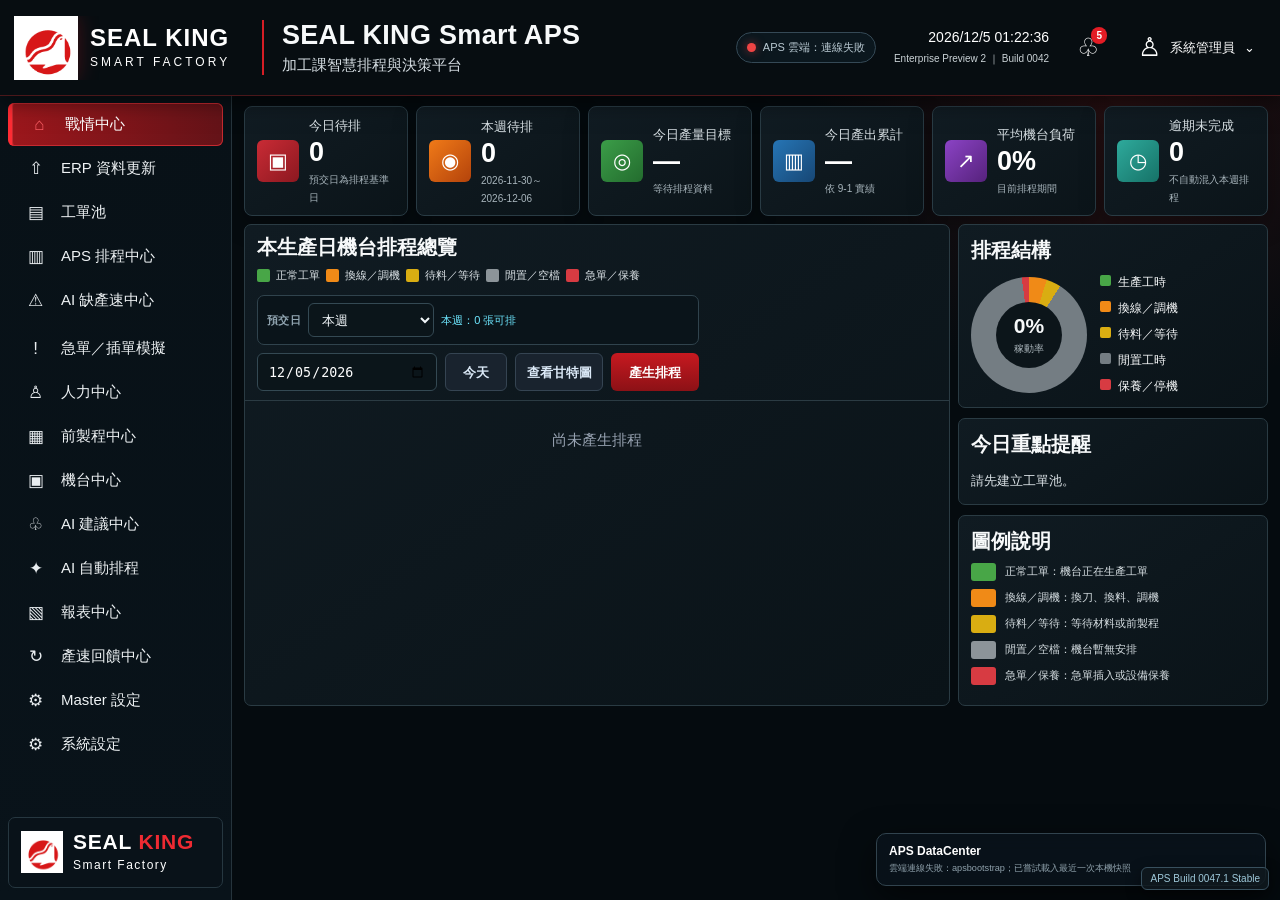
<file: aps_v82_test.html>
<!doctype html>
<html lang="zh-Hant">
<head>
<meta charset="utf-8"><meta name="viewport" content="width=device-width,initial-scale=1">
<title>SEAL KING Smart APS｜Build 0047.1 Stable</title>
<style>
:root{--bg:#07111f;--panel:#0d1b2e;--panel2:#10243b;--line:#223c5d;--text:#edf6ff;--muted:#9db0c8;--blue:#4da3ff;--cyan:#35d4d4;--green:#38d996;--yellow:#ffc857;--red:#ff6b78;--purple:#9c7cff;--shadow:0 15px 45px #0007}
*{box-sizing:border-box}body{margin:0;background:radial-gradient(circle at 20% 0,#102b4d 0,#07111f 34%,#050a13 100%);color:var(--text);font-family:"Microsoft JhengHei",Arial,sans-serif;min-height:100vh}
header{position:sticky;top:0;z-index:10;background:#07111fe8;border-bottom:1px solid var(--line);backdrop-filter:blur(12px);padding:15px 22px;display:flex;justify-content:space-between;align-items:center}.brand h1{font-size:22px;margin:0}.brand p{margin:4px 0 0;color:var(--muted);font-size:12px}.version{background:#183b63;border:1px solid #2e5b87;border-radius:999px;padding:7px 12px;font-size:12px}
main{max-width:1550px;margin:auto;padding:18px}.tabs{display:flex;gap:8px;flex-wrap:wrap;margin-bottom:16px}.tab{border:1px solid var(--line);background:#0b1728;color:var(--muted);padding:10px 14px;border-radius:10px;cursor:pointer}.tab.active{background:linear-gradient(135deg,#1b62a5,#17467a);color:white;border-color:#3b83c5}.page{display:none}.page.active{display:block}
.grid{display:grid;grid-template-columns:repeat(12,1fr);gap:14px}.card{background:linear-gradient(145deg,#0d1b2ef5,#0a1727f5);border:1px solid var(--line);border-radius:16px;padding:16px;box-shadow:var(--shadow)}.col12{grid-column:span 12}.col8{grid-column:span 8}.col7{grid-column:span 7}.col6{grid-column:span 6}.col5{grid-column:span 5}.col4{grid-column:span 4}.col3{grid-column:span 3}.col2{grid-column:span 2}
h2{font-size:18px;margin:0 0 12px}h3{font-size:15px;margin:0 0 10px}.sub{color:var(--muted);font-size:13px;line-height:1.6}.kpi{min-height:128px;position:relative;overflow:hidden}.kpi:after{content:"";position:absolute;width:90px;height:90px;border-radius:50%;right:-20px;bottom:-30px;background:#4da3ff18}.kpi .label{color:var(--muted);font-size:13px}.kpi .num{font-size:35px;font-weight:800;margin-top:12px}.kpi .foot{font-size:12px;margin-top:8px;color:var(--muted)}
.drop{border:2px dashed #315779;border-radius:14px;padding:34px;text-align:center;background:#071526;cursor:pointer;transition:.2s}.drop.drag{border-color:var(--cyan);background:#0b2933}.drop b{display:block;font-size:18px;margin-bottom:8px}.filechips{display:flex;gap:8px;flex-wrap:wrap;margin-top:12px}.chip{padding:8px 10px;border-radius:9px;background:#112840;border:1px solid #274866;font-size:12px}.chip.ok{background:#0c342b;border-color:#2a7d65}.chip.warn{background:#3d3114;border-color:#83691e}.chip.bad{background:#40202a;border-color:#914353}
button{font-family:inherit}.btn{border:0;border-radius:10px;padding:10px 15px;font-weight:700;cursor:pointer;background:#1d6fb8;color:white}.btn:hover{filter:brightness(1.12)}.btn.green{background:#16835f}.btn.yellow{background:#956b12}.btn.red{background:#9e3040}.btn.ghost{background:#14263b;border:1px solid #2d4864;color:#dbe9f7}.actions{display:flex;gap:8px;flex-wrap:wrap;margin-top:12px}
.tablewrap{overflow:auto;max-height:520px;border:1px solid var(--line);border-radius:12px}table{width:100%;border-collapse:collapse;font-size:12px;white-space:nowrap}th{position:sticky;top:0;background:#163150;color:#d9ecff;text-align:left;padding:10px;border-bottom:1px solid #315779;z-index:1}td{padding:9px 10px;border-bottom:1px solid #1b314c;color:#d2dfec}tr:hover td{background:#102943}.tag{display:inline-flex;padding:4px 8px;border-radius:999px;font-size:11px}.tag.green{background:#0e4a39;color:#7cf0c3}.tag.yellow{background:#4a3912;color:#ffd875}.tag.red{background:#4c2029;color:#ff9aa4}.tag.blue{background:#173e65;color:#89c5ff}.tag.purple{background:#35265f;color:#c2aaff}
.formgrid{display:grid;grid-template-columns:repeat(4,1fr);gap:10px}.field label{display:block;color:var(--muted);font-size:12px;margin-bottom:5px}.field input,.field select{width:100%;background:#071526;color:#e8f4ff;border:1px solid #294661;border-radius:9px;padding:9px}.hint{font-size:12px;color:var(--muted);margin-top:8px}.progress{height:9px;background:#17283a;border-radius:99px;overflow:hidden}.progress i{height:100%;display:block;background:linear-gradient(90deg,var(--blue),var(--cyan))}.machine{margin-bottom:15px}.machine-head{display:flex;justify-content:space-between;align-items:center;margin-bottom:7px}.timeline{position:relative;height:42px;background:#091524;border:1px solid #203a57;border-radius:8px;overflow:hidden}.job{position:absolute;top:4px;height:32px;border-radius:6px;padding:4px 7px;font-size:10px;overflow:hidden;border:1px solid #ffffff22;background:linear-gradient(135deg,#266eb4,#244c88);min-width:4px}.job.urgent{background:linear-gradient(135deg,#b83b4f,#7f2436)}.job.low{background:linear-gradient(135deg,#7b5d1c,#5e4717)}
.log{background:#050d17;border:1px solid #1c344f;border-radius:10px;padding:12px;max-height:220px;overflow:auto;font-family:Consolas,monospace;font-size:12px;line-height:1.7;color:#a9c4dc}.notice{border-left:4px solid var(--yellow);background:#332a1438;padding:10px 12px;border-radius:8px;color:#f0d889;font-size:13px;line-height:1.6}.empty{padding:30px;text-align:center;color:var(--muted)}
@media(max-width:1000px){.col8,.col7,.col6,.col5,.col4,.col3,.col2{grid-column:span 12}.formgrid{grid-template-columns:1fr 1fr}}@media(max-width:620px){main{padding:10px}.formgrid{grid-template-columns:1fr}.kpi .num{font-size:28px}}

/* Enterprise Preview 2 */
:root{--corp:#d71920;--corp2:#a90f16;--bg:#080c12;--panel:#111820;--panel2:#151f2a;--line:#2b3541;--text:#f5f7fa;--muted:#98a3b2;--blue:#3b82f6;--green:#22c55e;--yellow:#f59e0b;--red:#ef4444;--shadow:0 12px 38px #0008}
body{background:radial-gradient(circle at 90% -20%,#3d1014 0,#10151c 32%,#080c12 68%);overflow-x:hidden}
.enterprise-header{height:82px;padding:12px 24px;background:#0b1016f2;border-bottom:1px solid #3b2022;box-shadow:0 8px 30px #0006}
.enterprise-brand{display:flex;align-items:center;gap:20px}.enterprise-brand img{width:310px;height:68px;object-fit:contain;background:#fff;border-radius:10px;padding:5px 12px;box-shadow:0 6px 18px #0007}.enterprise-brand h1{font-size:30px;letter-spacing:.4px;line-height:1.05}.enterprise-brand p{color:#c7ced8;font-size:14px;margin-top:8px}.header-right{display:flex;align-items:center;gap:14px;color:#cbd2db;font-size:12px}.version{background:linear-gradient(135deg,#7c1117,#d71920);border-color:#e33d44;color:#fff}
.app-shell{display:grid;grid-template-columns:238px minmax(0,1fr);min-height:calc(100vh - 82px)}.sidebar{position:sticky;top:82px;height:calc(100vh - 82px);background:linear-gradient(180deg,#0e151d,#0a0f15);border-right:1px solid #29313b;padding:20px 14px;display:flex;flex-direction:column}.side-title{font-size:10px;letter-spacing:2.2px;color:#687484;padding:0 13px 12px}.side-nav{display:flex;flex-direction:column;gap:6px;margin:0}.side-nav .tab{width:100%;display:flex;align-items:center;gap:12px;text-align:left;border:1px solid transparent;background:transparent;color:#aeb7c3;padding:12px 13px;border-radius:9px}.side-nav .tab span{width:22px;text-align:center;font-size:18px;color:#7f8b98}.side-nav .tab:hover{background:#171f29;color:#fff}.side-nav .tab.active{background:linear-gradient(90deg,#3a1518,#1c2028);border-color:#6d282d;color:#fff;box-shadow:inset 3px 0 var(--corp)}.side-nav .tab.active span{color:#ff6067}.side-nav .urgent-nav{margin-top:8px;border:1px solid #4d2829;background:#211516;color:#ff9da1}.side-footer{margin-top:auto;border-top:1px solid #26303a;padding:16px 13px;color:#d3dae3}.side-footer small{display:block;color:#707d8d;line-height:1.6;margin-top:5px}.workspace{max-width:none;margin:0;padding:22px;min-width:0}
.card{background:linear-gradient(145deg,#131b24f5,#0e151df5);border-color:#2a3541;border-radius:13px}.card h2{letter-spacing:.2px}.kpi{border-top:3px solid var(--corp)}.kpi .num{color:#fff}.kpi:after{background:#d7192017}.btn{background:linear-gradient(135deg,#d71920,#a90f16)}.btn.green{background:linear-gradient(135deg,#16945f,#0b6d45)}.btn.red{background:linear-gradient(135deg,#e02029,#9d1117)}.btn.ghost{background:#19232e;border-color:#354452}.drop{background:#0b121a;border-color:#694047}.drop.drag{border-color:#ff555d;background:#251317}.chip.ok{background:#123329}.chip.warn{background:#35280e}.tablewrap{border-color:#303b47}th{background:#202b37;color:#f3f5f7;cursor:pointer;user-select:none}th:hover{background:#2a3643}td{border-bottom-color:#26313d}.tag.red{background:#4a181c;color:#ff9ca1}.tag.green{background:#133a2d;color:#82e8bd}.tag.yellow{background:#46350f;color:#ffd97e}.tag.blue{background:#17324e;color:#98c9ff}.tag.gray{background:#2a3038;color:#b9c0c9}.page-toolbar{display:flex;justify-content:space-between;gap:12px;align-items:center;flex-wrap:wrap}.filterbar{display:flex;gap:8px;align-items:center;flex-wrap:wrap;margin:14px 0 12px;padding:11px;background:#0c131b;border:1px solid #2b3642;border-radius:10px}.filterbar input,.filterbar select{background:#141e28;color:#edf2f7;border:1px solid #354555;border-radius:8px;padding:9px 10px}.filterbar input{min-width:280px;flex:1}.result-count{margin-left:auto;color:#9da9b7;font-size:12px}.section-kicker{color:#e34b52;font-size:10px;letter-spacing:2px;font-weight:800;margin-bottom:8px}.urgent-form{display:grid;grid-template-columns:1fr 1fr;gap:11px;margin-top:15px}.urgent-form .span2{grid-column:span 2}.inline-field{display:flex;gap:7px}.inline-field input{flex:1}.impact-cards{display:grid;grid-template-columns:repeat(4,1fr);gap:10px;margin:12px 0}.impact-card{background:#0c141d;border:1px solid #2c3946;border-radius:10px;padding:13px}.impact-card b{display:block;font-size:24px;margin-top:5px}.impact-card.red{border-color:#653037}.impact-card.yellow{border-color:#66512b}.impact-card.green{border-color:#275a46}.delay-row td{background:#3a151866!important}.closed-row td{opacity:.62;background:#15191e}.sort-indicator{font-size:10px;color:#ff6870;margin-left:5px}

.schedule-board{border:1px solid #2b3948;border-radius:12px;overflow:hidden;background:#0a121b}.schedule-board-head{display:flex;justify-content:space-between;align-items:center;gap:12px;padding:14px 16px;background:#151f2a;border-bottom:1px solid #2b3948;flex-wrap:wrap}.schedule-board-head h3{margin:0;font-size:18px}.schedule-legend{display:flex;gap:13px;flex-wrap:wrap;font-size:12px;color:#bec7d2}.legend-item{display:flex;align-items:center;gap:6px}.legend-dot{width:11px;height:11px;border-radius:3px;display:inline-block}.legend-normal{background:#2f8f49}.legend-urgent{background:#c83d45}.legend-delay{background:#dc7b20}.legend-idle{background:#5a626c}.schedule-day{border-bottom:1px solid #2b3948}.schedule-day:last-child{border-bottom:0}.schedule-day-title{display:flex;justify-content:space-between;align-items:center;padding:12px 16px;background:#101923;color:#fff}.schedule-day-title b{font-size:16px}.schedule-axis,.schedule-row{display:grid;grid-template-columns:120px minmax(760px,1fr)}.schedule-axis{background:#0e1721;border-top:1px solid #223142;border-bottom:1px solid #223142}.schedule-axis-label{padding:9px 12px;color:#95a4b5;font-size:12px;border-right:1px solid #2b3948}.time-scale{position:relative;height:38px}.time-tick{position:absolute;top:0;bottom:0;border-left:1px solid #334151;color:#aeb9c6;font-size:11px;padding-left:5px;padding-top:10px;white-space:nowrap}.schedule-row{min-height:68px;border-bottom:1px solid #1f2b38}.schedule-row:last-child{border-bottom:0}.machine-label{padding:13px 12px;border-right:1px solid #2b3948;background:#0e1721}.machine-label b{display:block;font-size:17px;color:#fff}.machine-label small{display:block;color:#90a0b2;margin-top:4px}.track{position:relative;min-height:68px;background:repeating-linear-gradient(to right,#0a1420 0,#0a1420 calc(16.666% - 1px),#243344 calc(16.666% - 1px),#243344 16.666%)}.schedule-block{position:absolute;top:8px;height:52px;border-radius:7px;padding:7px 8px;overflow:hidden;border:1px solid #ffffff2e;box-shadow:0 3px 8px #0007;color:#fff;min-width:24px;cursor:help}.schedule-block.normal{background:linear-gradient(135deg,#2e914a,#246f3a)}.schedule-block.urgent{background:linear-gradient(135deg,#d14a54,#9e2932)}.schedule-block.delay{background:linear-gradient(135deg,#e18a2e,#a95815)}.schedule-block b{display:block;font-size:12px;white-space:nowrap;text-overflow:ellipsis;overflow:hidden}.schedule-block small{display:block;font-size:10px;margin-top:4px;white-space:nowrap;opacity:.92}.schedule-empty{padding:22px;text-align:center;color:#8493a5}.schedule-note{padding:10px 16px;color:#9eabb9;font-size:12px;background:#0d1620}.schedule-scroll{overflow-x:auto}.schedule-help{display:grid;grid-template-columns:repeat(3,1fr);gap:10px;margin:12px 0}.schedule-help>div{border:1px solid #303d4b;background:#0b141d;border-radius:9px;padding:11px}.schedule-help b{display:block;color:#fff;margin-bottom:4px}.schedule-help span{font-size:12px;color:#98a6b6;line-height:1.5}
@media(max-width:1100px){.app-shell{grid-template-columns:78px minmax(0,1fr)}.sidebar{padding:16px 8px}.side-title,.side-nav .tab:not(.active){font-size:0}.side-nav .tab{justify-content:center;padding:12px 5px}.side-nav .tab.active{font-size:0}.side-nav .tab span{font-size:20px}.side-footer{display:none}.enterprise-brand img{width:230px;height:56px}.enterprise-brand p{display:none}}@media(max-width:720px){.enterprise-header{height:auto;position:relative}.header-right{display:none}.app-shell{display:block}.sidebar{position:static;height:auto;padding:8px;overflow-x:auto}.side-nav{flex-direction:row}.side-nav .tab,.side-nav .tab.active,.side-nav .tab:not(.active){font-size:0;min-width:50px}.workspace{padding:10px}.urgent-form{grid-template-columns:1fr}.urgent-form .span2{grid-column:span 1}.impact-cards{grid-template-columns:1fr 1fr}.enterprise-brand img{width:220px;height:54px}}

/* Build 0005 — align implementation with approved visual mockup */
.enterprise-header{height:104px;padding:14px 28px}
.enterprise-brand{gap:24px}
.enterprise-brand img{width:330px;height:78px;object-fit:contain;background:transparent!important;border-radius:0;padding:0;box-shadow:none;filter:drop-shadow(0 3px 8px #0009)}
.enterprise-brand h1{font-size:35px;line-height:1.05;font-weight:850}
.enterprise-brand p{font-size:15px;margin-top:7px}
.header-right{font-size:13px}
.app-shell{grid-template-columns:260px minmax(0,1fr);min-height:calc(100vh - 104px)}
.sidebar{top:104px;height:calc(100vh - 104px);padding:22px 15px}
.side-nav .tab{font-size:15px;padding:13px 14px}
.side-nav .tab span{font-size:19px}
.workspace{padding:20px 24px}
.kpi{min-height:112px}
.kpi .label{font-size:14px}
.kpi .num{font-size:34px}
.schedule-board-head{padding:16px 18px}
.schedule-board-head h3{font-size:22px}
.schedule-axis,.schedule-row{grid-template-columns:145px minmax(920px,1fr)}
.schedule-axis-label{font-size:13px;padding:12px 14px}
.time-scale{height:44px}
.time-tick{font-size:12px;padding-top:13px}
.schedule-row{min-height:78px}
.machine-label{padding:15px 14px}
.machine-label b{font-size:19px}
.machine-label small{font-size:12px}
.track{min-height:78px}
.schedule-block{top:9px;height:60px;padding:9px 10px}
.schedule-block b{font-size:13px}
.schedule-block small{font-size:11px;margin-top:6px}
.schedule-block.idle{background:linear-gradient(135deg,#626a73,#454c54);color:#f4f6f8}
.schedule-help{display:none}
.schedule-legend{font-size:13px}
.card h2{font-size:21px}
.sub{font-size:14px}
@media(max-width:1200px){
 .enterprise-brand img{width:250px;height:66px}
 .enterprise-brand h1{font-size:27px}
 .app-shell{grid-template-columns:220px minmax(0,1fr)}
 .schedule-axis,.schedule-row{grid-template-columns:125px minmax(800px,1fr)}
}

/* Build 0005 — approved enterprise dashboard layout */
:root{--brand:#d71920;--brand2:#8b0f15;--surface:#0d171e;--surface2:#121f28;--stroke:#2b3c46;--green2:#3c9d45;--orange2:#ef7d13;--yellow2:#d6a914;--idle2:#747d83}
body{background:#050b0f;font-size:15px;overflow-x:hidden}.enterprise-header{height:102px;padding:12px 22px;background:linear-gradient(90deg,#070d11,#080e12 70%,#060b0e);border-bottom:1px solid #4c171a;display:flex;align-items:center;justify-content:space-between}.header-brand-group{display:flex;align-items:center;gap:20px;min-width:0}.sk-wordmark{display:flex;align-items:center;gap:12px;min-width:292px}.sk-mark{position:relative;width:66px;height:66px;border-radius:50%;background:#e21c25;overflow:hidden;box-shadow:0 0 24px #d7192038}.sk-mark:before{content:"";position:absolute;inset:8px;border:3px solid #050b0f;border-radius:50%;opacity:.95}.sk-mark i{position:absolute;left:9px;width:49px;height:7px;background:#050b0f;border-radius:50%;transform:rotate(-15deg)}.sk-mark i:nth-child(1){top:20px}.sk-mark i:nth-child(2){top:31px}.sk-mark i:nth-child(3){top:42px}.sk-word{display:flex;flex-direction:column}.sk-word strong{font-size:28px;line-height:1;letter-spacing:1.2px;color:#fff;white-space:nowrap}.sk-word span{font-size:13px;letter-spacing:3px;margin-top:7px;color:#fff}.header-divider{width:2px;height:58px;background:var(--brand)}.system-title h1{font-size:32px;margin:0;letter-spacing:.3px}.system-title p{margin:6px 0 0;font-size:17px;color:#d6dee3}.header-right{display:flex;align-items:center;gap:18px}.header-time{display:flex;flex-direction:column;text-align:right;font-size:15px;color:#fff}.header-time small{font-size:11px;margin-top:7px;color:#cbd3d7}.icon-button{position:relative;width:42px;height:42px;border:0;background:transparent;color:white;font-size:25px}.icon-button b{position:absolute;right:2px;top:0;background:#e31c25;border-radius:99px;font-size:10px;padding:3px 5px}.user-chip{display:flex;align-items:center;gap:9px;font-size:15px;color:#fff}.user-icon{font-size:26px}.app-shell{grid-template-columns:240px minmax(0,1fr)}.sidebar{top:102px;height:calc(100vh - 102px);background:linear-gradient(180deg,#081117,#09131a);padding:0 8px 14px;border-right:1px solid #26343c}.side-title{display:none}.side-nav{gap:1px;margin:0}.side-nav .tab{min-height:46px;padding:0 15px;border:0;border-radius:6px;font-size:16px;color:#eef2f4;background:transparent}.side-nav .tab span{width:27px;font-size:18px;color:#e9edf0}.side-nav .tab.active{background:linear-gradient(90deg,#9c171c,#641318);border-left:4px solid #ff2c34;box-shadow:inset 0 0 0 1px #c62a30}.side-nav .urgent-nav{margin-top:4px}.nav-placeholder{opacity:.96}.side-footer{margin-top:auto;border:1px solid #263740;border-radius:7px;padding:18px 12px;background:#091219;text-align:center}.side-footer b{font-size:25px;letter-spacing:.8px;color:#fff}.side-footer b em{font-style:normal;color:#ef2a32}.side-footer small{font-size:16px;letter-spacing:1.4px;color:#fff}.workspace{padding:14px;background:radial-gradient(circle at 85% 0,#281012 0,transparent 26%),#050b0f}.dashboard-kpis{display:grid;grid-template-columns:repeat(6,minmax(150px,1fr));gap:10px;margin-bottom:10px}.metric-card{min-height:105px;border:1px solid #293b44;background:linear-gradient(145deg,#111c23,#0b1419);border-radius:8px;display:flex;align-items:center;gap:12px;padding:13px 15px;box-shadow:0 9px 24px #0004}.metric-icon{width:48px;height:48px;border-radius:6px;display:grid;place-items:center;font-size:24px;color:#fff;flex:0 0 auto}.metric-card.red .metric-icon{background:linear-gradient(135deg,#c92b35,#8c1820)}.metric-card.orange .metric-icon{background:linear-gradient(135deg,#f07a18,#b4430b)}.metric-card.green .metric-icon{background:linear-gradient(135deg,#3b9d48,#236c2e)}.metric-card.blue .metric-icon{background:linear-gradient(135deg,#2675b5,#174775)}.metric-card.purple .metric-icon{background:linear-gradient(135deg,#8b43c5,#56227c)}.metric-card.teal .metric-icon{background:linear-gradient(135deg,#2eaa9c,#167267)}.metric-card span{display:block;font-size:14px;color:#d8e0e4}.metric-card strong{display:block;font-size:31px;line-height:1.12;margin:4px 0;color:#fff}.metric-card small{font-size:11px;color:#a8b5bc}.dashboard-layout{display:grid;grid-template-columns:minmax(0,1fr) 325px;gap:10px}.schedule-panel,.side-card{background:linear-gradient(145deg,#101b22,#0a1318);border:1px solid #293b44;border-radius:8px}.schedule-panel{min-width:0}.panel-toolbar{min-height:76px;display:flex;align-items:center;justify-content:space-between;gap:12px;padding:12px 15px;border-bottom:1px solid #2b3b43}.panel-toolbar h2,.side-card h2{margin:0;font-size:22px}.mini-legend{font-size:12px;margin-top:10px;color:#dce3e7;display:flex;gap:8px;align-items:center;flex-wrap:wrap}.lg{width:13px;height:13px;border-radius:2px;display:inline-block}.lg.normal,.legend-box.normal{background:#48a647}.lg.change,.legend-box.change{background:#f08a17}.lg.wait,.legend-box.wait{background:#d9ad12}.lg.idle,.legend-box.idle{background:#8c9499}.lg.urgent,.legend-box.urgent{background:#d73b42}.toolbar-actions{display:flex;gap:7px;align-items:center}.toolbar-actions input{height:38px;min-width:150px;background:#0b151a;border:1px solid #344953;color:white;border-radius:6px;padding:0 10px}.toolbar-actions .btn{height:38px;padding:0 13px;border-radius:6px}.red-action{background:linear-gradient(180deg,#c71920,#8c1116)!important;border-color:#df3137!important}.dashboard-side{display:flex;flex-direction:column;gap:10px}.side-card{padding:15px}.donut-wrap{display:flex;align-items:center;gap:16px;margin-top:14px}.donut{width:130px;height:130px;border-radius:50%;background:conic-gradient(#48a647 0 70%,#f08a17 70% 76%,#d9ad12 76% 82%,#747d83 82% 97%,#d73b42 97%);display:grid;place-items:center;flex:0 0 auto}.donut:before{content:"";width:72px;height:72px;border-radius:50%;background:#0c151a}.donut>div{position:absolute;text-align:center}.donut b{display:block;font-size:21px}.donut span{font-size:10px;color:#adb8be}.donut-legend{display:flex;flex-direction:column;gap:9px;font-size:12px}.donut-legend i{display:inline-block;width:11px;height:11px;border-radius:2px;margin-right:7px}.donut-legend .g{background:#48a647}.donut-legend .o{background:#f08a17}.donut-legend .y{background:#d9ad12}.donut-legend .gray{background:#747d83}.donut-legend .r{background:#d73b42}.alert-list{margin-top:12px;line-height:1.75;color:#dce3e7}.alert-list b{font-weight:600}.legend-card p{margin:10px 0;font-size:12px;color:#d6dee2}.legend-box{display:inline-block;width:25px;height:18px;border-radius:3px;vertical-align:middle;margin-right:9px}.hidden-log{display:none}.schedule-help,.schedule-board-head,.schedule-day-title,.schedule-note{display:none!important}.schedule-board{border:0!important;background:transparent!important;border-radius:0!important}.schedule-day{border:0!important}.schedule-scroll{min-width:850px}.schedule-axis{grid-template-columns:115px 1fr!important;background:#0c151a!important;border-top:1px solid #293941!important;border-bottom:1px solid #293941!important}.schedule-axis-label{font-size:13px!important;padding-left:11px!important}.time-scale{height:36px!important}.time-tick{font-size:12px!important;color:#e0e6e9!important}.schedule-row{grid-template-columns:115px 1fr!important;min-height:70px!important;border-bottom:1px solid #253740!important}.machine-label{padding:9px 10px!important;background:#0c151a!important}.machine-label b{font-size:20px!important}.machine-label small{font-size:11px!important}.track{height:70px!important;background:repeating-linear-gradient(90deg,transparent 0,transparent calc(12.5% - 1px),#21333b calc(12.5% - 1px),#21333b 12.5%)!important}.schedule-block{top:7px!important;height:56px!important;border-radius:4px!important;border:1px solid #ffffff18!important;box-shadow:inset 0 1px #ffffff22!important;padding:8px 4px!important}.schedule-block.normal{background:linear-gradient(180deg,#469c46,#2b7830)!important}.schedule-block.urgent{background:linear-gradient(180deg,#cf3e42,#9e252a)!important}.schedule-block.delay{background:linear-gradient(180deg,#ee7c16,#b84f0c)!important}.schedule-block.idle{background:linear-gradient(180deg,#697278,#4c555a)!important}.schedule-block b{font-size:12px!important}.schedule-block small{font-size:10px!important;margin-top:5px!important}.page:not(#home){max-width:1600px;margin:0 auto}.card{border-radius:8px;border-color:#293b44;background:linear-gradient(145deg,#111c23,#0b1419)}
@media(max-width:1400px){.dashboard-kpis{grid-template-columns:repeat(3,1fr)}.dashboard-layout{grid-template-columns:1fr 300px}.sk-wordmark{min-width:235px}.sk-word strong{font-size:24px}.system-title h1{font-size:27px}}
@media(max-width:1050px){.enterprise-header{height:auto;min-height:92px;flex-wrap:wrap}.app-shell{grid-template-columns:210px 1fr}.dashboard-layout{grid-template-columns:1fr}.dashboard-side{display:grid;grid-template-columns:repeat(3,1fr)}.header-right{display:none}.dashboard-kpis{grid-template-columns:repeat(2,1fr)}}

/* ===== Enterprise Preview 2 / Stable Architecture UI ===== */
:root{--brand:#e21c25;--brand-dark:#9d1117;--surface:#0b1419;--surface-2:#101b22;--line-2:#2a3a43;--green-2:#3f9644;--orange-2:#ef8618;--amber-2:#d8ab12;--idle-2:#687176;--danger-2:#cf353d}
body{background:#050b0f;color:#f7f9fa}
.enterprise-header{height:96px;padding:10px 18px;background:#070d11;border-bottom:1px solid #4a171a;box-shadow:0 5px 22px #0008}
.header-brand-group{gap:18px}.sk-wordmark{min-width:270px;gap:12px}.official-logo{width:64px;height:64px;object-fit:contain;filter:drop-shadow(0 0 10px #e21c2540)}
.sk-word strong{font-size:29px;letter-spacing:1px}.sk-word span{font-size:12px;letter-spacing:3px;margin-top:5px}.header-divider{height:55px;background:#d51d25}.system-title h1{font-size:31px}.system-title p{font-size:15px;margin-top:5px}.header-time{font-size:14px}.header-time small{font-size:10px}
.app-shell{grid-template-columns:232px minmax(0,1fr)}.sidebar{top:96px;height:calc(100vh - 96px);padding:7px 8px 12px}.workspace{padding:10px 12px 18px}.side-nav .tab{min-height:43px;font-size:15px;padding:0 14px}.side-nav .tab span{font-size:17px}.side-footer{display:flex;align-items:center;gap:10px;text-align:left;padding:12px}.side-footer img{width:42px;height:42px;object-fit:contain}.side-footer b{font-size:21px}.side-footer small{font-size:12px;letter-spacing:1.5px;margin-top:2px}
.dashboard-kpis{grid-template-columns:repeat(6,minmax(135px,1fr));gap:8px;margin-bottom:8px}.metric-card{min-height:92px;padding:10px 12px;gap:10px}.metric-icon{width:42px;height:42px;font-size:21px}.metric-card span{font-size:13px}.metric-card strong{font-size:27px;margin:2px 0}.metric-card small{font-size:10px}
.dashboard-layout{grid-template-columns:minmax(0,1fr) 310px;gap:8px}.schedule-panel,.side-card{border-radius:7px;border-color:#2a3b43}.panel-toolbar{min-height:66px;padding:9px 12px}.panel-toolbar h2,.side-card h2{font-size:20px}.mini-legend{margin-top:7px;font-size:11px;gap:6px}.toolbar-actions input,.toolbar-actions .btn{height:34px}.side-card{padding:12px}.donut{width:116px;height:116px}.donut:before{width:66px;height:66px}.donut-wrap{gap:13px;margin-top:10px}.alert-list{font-size:13px;line-height:1.7}.legend-card p{font-size:11px;margin:8px 0}
.schedule-scroll{min-width:800px}.schedule-axis{grid-template-columns:105px 1fr!important}.schedule-row{grid-template-columns:105px 1fr!important;min-height:64px!important}.machine-label{padding:8px 8px!important}.machine-label b{font-size:18px!important}.machine-label small{font-size:10px!important}.track{height:64px!important}.schedule-block{top:6px!important;height:52px!important;padding:7px 4px!important}.schedule-block b{font-size:11px!important}.schedule-block small{font-size:9px!important}
/* preserve architecture: visual tokens only, no data or scheduling logic changes */
@media(max-width:1250px){.dashboard-kpis{grid-template-columns:repeat(3,1fr)}.dashboard-layout{grid-template-columns:1fr}.dashboard-side{display:grid;grid-template-columns:repeat(3,1fr)}.app-shell{grid-template-columns:210px 1fr}.sk-wordmark{min-width:235px}.system-title h1{font-size:27px}}
@media(max-width:820px){.enterprise-header{height:auto;min-height:86px}.app-shell{display:block}.sidebar{position:static;height:auto}.side-nav{flex-direction:row;overflow:auto}.side-nav .tab{min-width:52px;font-size:0}.dashboard-kpis{grid-template-columns:repeat(2,1fr)}.dashboard-side{grid-template-columns:1fr}.system-title p,.header-right{display:none}.sk-word strong{font-size:22px}.official-logo{width:52px;height:52px}}


/* Build 0006｜回數產速與回饋中心 */
.speed-kpis{display:grid;grid-template-columns:repeat(4,1fr);gap:10px;margin-top:15px}.speed-kpis>div{background:#0a1319;border:1px solid #30414a;border-radius:8px;padding:13px 15px}.speed-kpis span,.speed-kpis small{display:block;color:#9eabb2}.speed-kpis b{display:block;font-size:29px;margin:5px 0;color:#fff}.danger-text{color:#ff626a!important}.speed-form{display:grid;grid-template-columns:repeat(2,1fr);gap:10px;margin-top:13px}.speed-form .span2{grid-column:span 2}.feedback-source{color:#75d5ff}.missing-action{white-space:nowrap}.round-summary{display:grid;grid-template-columns:repeat(4,1fr);gap:8px}.round-summary div{padding:9px;background:#0b151b;border:1px solid #283a43;border-radius:7px}.round-summary b{display:block;font-size:18px;margin-top:4px}.master-alert{border-color:#7d2d31!important;box-shadow:inset 4px 0 #e22b32}.master-alert strong{color:#ff676e}@media(max-width:900px){.speed-kpis,.round-summary{grid-template-columns:repeat(2,1fr)}}@media(max-width:620px){.speed-form{grid-template-columns:1fr}.speed-form .span2{grid-column:span 1}.speed-kpis,.round-summary{grid-template-columns:1fr}}

/* Build 0043｜時間軸日期標示與完整日期 Tooltip */
.schedule-day-title{display:flex!important;padding:10px 14px!important;background:linear-gradient(90deg,#102331,#0a1720)!important;border-bottom:1px solid #294452!important}
.schedule-day-title b{font-size:14px!important;color:#eaf7ff!important}.schedule-day-title span{font-size:11px;color:#8fb4c8}
.axis-date-band{position:absolute;left:0;right:0;top:0;height:22px;display:grid;grid-template-columns:1fr 1fr;border-bottom:1px solid #294452;z-index:7;pointer-events:none}
.axis-date-cell{display:flex;align-items:center;justify-content:center;gap:7px;font-size:11px;font-weight:800;color:#dcecf5;background:#0d202bde}
.axis-date-cell+ .axis-date-cell{border-left:1px solid #294452}.axis-date-cell.today{color:#70ddff}.today-badge{font-size:9px;background:#0d5e7e;color:#fff;border:1px solid #2899c6;border-radius:999px;padding:1px 6px;letter-spacing:.4px}
.time-scale{padding-top:22px!important;height:104px!important}.shift-axis{height:41px!important}.shift-axis.day{top:22px!important}.shift-axis.night{top:63px!important;bottom:auto!important}.shift-midnight{top:0!important;bottom:0!important}
.shift-midnight b{top:2px!important;min-width:74px;text-align:center}.shift-axis-label{font-size:10px!important;padding:2px 6px!important}.shift-tick{padding-top:9px!important}
@media(max-width:1200px){.axis-date-cell{font-size:9px}.today-badge{display:none}.time-scale{height:100px!important}}

/* Build 0043｜急單／插單頁面格式修正 */
#urgent .grid{grid-template-columns:repeat(12,minmax(0,1fr));align-items:start}
#urgent .card{min-width:0;width:auto}
#urgent .col5{grid-column:span 5}
#urgent .col7{grid-column:span 7}
#urgent h2{white-space:normal;word-break:keep-all}
#urgent .sub,#urgent .hint{word-break:normal;overflow-wrap:anywhere}
#urgent .urgent-form{grid-template-columns:repeat(2,minmax(0,1fr))}
#urgent .field,#urgent .inline-field{min-width:0}
#urgent .inline-field input{min-width:0}
#urgent .impact-cards{grid-template-columns:repeat(4,minmax(0,1fr))}
@media(max-width:1200px){#urgent .col5,#urgent .col7{grid-column:span 12}#urgent .impact-cards{grid-template-columns:repeat(2,minmax(0,1fr))}}
@media(max-width:720px){#urgent .urgent-form{grid-template-columns:1fr}#urgent .urgent-form .span2{grid-column:span 1}#urgent .impact-cards{grid-template-columns:1fr}}

/* Build 0043｜AI 排程建議中心 */
.ai-summary{display:grid;grid-template-columns:repeat(4,minmax(150px,1fr));gap:10px;margin:12px 0}.ai-stat{border:1px solid #30414a;background:#0b151b;border-radius:9px;padding:14px}.ai-stat span{display:block;color:#9fb0ba;font-size:12px}.ai-stat b{display:block;font-size:28px;margin-top:6px}.ai-toolbar{display:flex;gap:8px;align-items:center;flex-wrap:wrap}.ai-toolbar select{background:#0b151a;color:#fff;border:1px solid #344953;border-radius:7px;padding:9px 10px}.ai-card{border:1px solid #2d3e48;border-radius:9px;background:#0b151b;padding:14px;margin-bottom:10px}.ai-card.high{box-shadow:inset 4px 0 #ef4444}.ai-card.medium{box-shadow:inset 4px 0 #f59e0b}.ai-card.low{box-shadow:inset 4px 0 #3b82f6}.ai-card h3{margin:0 0 7px;font-size:16px}.ai-card p{margin:4px 0;color:#c7d1d8;line-height:1.6}.ai-card small{color:#8fa1ad}.ai-badge{display:inline-block;padding:3px 8px;border-radius:999px;font-size:11px;margin-right:6px}.ai-badge.high{background:#4a181c;color:#ff9ca1}.ai-badge.medium{background:#46350f;color:#ffd97e}.ai-badge.low{background:#17324e;color:#98c9ff}.ai-empty{padding:30px;text-align:center;color:#98a6b6}@media(max-width:900px){.ai-summary{grid-template-columns:repeat(2,1fr)}}@media(max-width:560px){.ai-summary{grid-template-columns:1fr}}

/* Build 0042｜四大管理中心 */
.center-kpis{display:grid;grid-template-columns:repeat(4,minmax(150px,1fr));gap:10px;margin:12px 0}.center-kpi{border:1px solid #30414b;background:#0b151c;border-radius:9px;padding:14px}.center-kpi span{display:block;color:#9caab4;font-size:12px}.center-kpi b{display:block;font-size:28px;margin-top:6px}.center-toolbar{display:flex;align-items:center;gap:8px;flex-wrap:wrap;margin:12px 0}.center-toolbar input,.center-toolbar select{background:#0a151d;color:#f5f7fa;border:1px solid #344954;border-radius:7px;padding:9px 10px}.center-toolbar input[type=search]{min-width:260px;flex:1}.status-select{min-width:112px}.center-form{display:grid;grid-template-columns:repeat(4,1fr);gap:10px}.center-form .span2{grid-column:span 2}.center-note{background:#0a151d;border-left:4px solid #20b6e8;border-radius:7px;padding:11px 13px;color:#bcd1dc}.report-grid{display:grid;grid-template-columns:repeat(2,1fr);gap:12px}.report-box{border:1px solid #30414b;background:#0a151d;border-radius:9px;padding:14px}.report-box h3{margin-bottom:10px}.mini-bar{height:10px;border-radius:99px;background:#26353d;overflow:hidden;margin-top:7px}.mini-bar i{display:block;height:100%;background:linear-gradient(90deg,#1e86c8,#41c77f)}
@media(max-width:1100px){.center-kpis,.center-form{grid-template-columns:repeat(2,1fr)}.report-grid{grid-template-columns:1fr}}@media(max-width:650px){.center-kpis,.center-form{grid-template-columns:1fr}.center-form .span2{grid-column:span 1}}

/* Build 0042｜前製程自動判定與批次確認 */
.pre-batchbar{display:flex;gap:8px;align-items:center;flex-wrap:wrap;padding:10px 12px;background:#0b151c;border:1px solid #29404b;border-bottom:0;border-radius:9px 9px 0 0;position:sticky;left:0;z-index:5}.pre-batchbar .btn{padding:8px 11px;font-size:12px}.pre-batchbar .count{margin-left:auto;color:#80d9ff;font-size:12px}.pre-auto-chip{display:inline-flex;align-items:center;gap:5px;padding:3px 7px;border-radius:999px;background:#123143;color:#7dd7ff;font-size:10px;margin-top:4px}.pre-table th:first-child,.pre-table td:first-child{position:sticky;left:0;z-index:3;background:#0c171e}.pre-table th:first-child{z-index:6}.pre-table input[type=checkbox]{width:18px;height:18px;accent-color:#20b67a}.pre-select.auto-value{border-color:#286987;box-shadow:inset 3px 0 #2aa9d6}.pre-rule-note{font-size:11px;color:#93a8b5;line-height:1.45;margin-top:4px;max-width:190px}.pre-row.selected td{background:#12304255}.pre-row.selected td:first-child{background:#123042}.pre-auto-summary{display:flex;gap:7px;flex-wrap:wrap;margin-bottom:8px}.pre-auto-summary span{padding:5px 8px;border:1px solid #2b4655;border-radius:999px;font-size:11px;color:#bcd0db;background:#0b161d}
</style>
<style>
.production-midnight{position:absolute;top:0;bottom:0;transform:translateX(-50%);pointer-events:none;z-index:3}.production-midnight i{position:absolute;top:0;bottom:-430px;border-left:1px dashed rgba(255,115,115,.85)}.production-midnight b{position:absolute;top:-24px;left:6px;white-space:nowrap;font-size:10px;color:#ff8f8f;font-weight:700}.schedule-day-title b{font-size:14px}.time-scale{position:relative}
</style>


<style>
/* Build 0023｜08:30～隔日08:30 單排 24 小時時間軸 */
.schedule-scroll{min-width:1480px!important}
.schedule-axis,.schedule-row{grid-template-columns:118px minmax(1320px,1fr)!important}
.schedule-axis-label{display:flex;align-items:center;justify-content:center;text-align:center;padding:8px 6px!important;line-height:1.35;color:#75d5ff!important;font-weight:700}
.time-scale{height:48px!important;background:linear-gradient(90deg,rgba(24,94,122,.20) 0 50%,rgba(22,45,72,.38) 50% 100%)}
.time-scale:after{content:"早班 08:30～20:30　｜　夜班 20:30～隔日 08:30";position:absolute;left:50%;bottom:3px;transform:translateX(-50%);font-size:9px;color:#6f8797;white-space:nowrap;pointer-events:none}
.time-tick{padding-top:7px!important;padding-left:4px!important;font-size:11px!important;line-height:1;transform:translateX(-1px)}
.time-tick:last-child{transform:translateX(-100%);padding-left:0!important;border-left:0;border-right:1px solid #334151;padding-right:3px}
.track{background:repeating-linear-gradient(90deg,transparent 0,transparent calc(4.1666667% - 1px),#21333b calc(4.1666667% - 1px),#21333b 4.1666667%)!important}
.production-midnight b{top:2px!important;left:5px!important;background:#b91c24;color:#fff!important;border-radius:4px;padding:2px 5px;font-size:10px!important;line-height:1.2}
.production-midnight i{bottom:-520px!important;border-left:1px dashed rgba(255,92,100,.9)!important}
@media(max-width:820px){.schedule-scroll{min-width:1480px!important}}
</style>

<style>
/* Build 0009｜依指定示意圖改為單排機台排程卡片 */
.schedule-scroll{min-width:1380px!important;background:#061018}
.schedule-axis,.schedule-row{grid-template-columns:118px minmax(1240px,1fr)!important}
.schedule-row{min-height:72px!important;background:#061018!important}
.machine-label{position:relative;padding:10px 30px 8px 7px!important;background:linear-gradient(180deg,#09141c,#061018)!important;border-right:1px solid #173242!important}
.machine-label b{font-size:20px!important;line-height:1.05;letter-spacing:.3px}
.machine-label small{font-size:11px!important;color:#2fd2ff!important;margin-top:8px!important;white-space:nowrap}
.machine-menu{position:absolute;right:7px;top:10px;width:24px;height:24px;border:1px solid #29414f;border-radius:5px;display:grid;place-items:center;color:#8ea1ab;background:#0b151b;font-size:15px;line-height:1}
.track{height:72px!important;min-height:72px!important;background:repeating-linear-gradient(90deg,#07121a 0,#07121a calc(4.1666667% - 1px),#17303d calc(4.1666667% - 1px),#17303d 4.1666667%)!important}
.schedule-block{top:5px!important;height:62px!important;border-radius:5px!important;padding:9px 8px!important;border:1px solid #ffffff26!important;box-shadow:inset 0 1px #ffffff26,0 2px 5px #0007!important}
.schedule-block b{font-size:13px!important;line-height:1.1;white-space:nowrap;overflow:hidden;text-overflow:ellipsis}
.schedule-block small{font-size:10px!important;line-height:1.2;margin-top:7px!important;white-space:nowrap}
.schedule-block.normal{background:linear-gradient(180deg,#3fb43f,#29912f)!important}
.schedule-block.change{background:linear-gradient(180deg,#f47f17,#cb5209)!important}
.schedule-block.wait{background:linear-gradient(180deg,#d9b40f,#a88600)!important}
.schedule-block.idle{background:linear-gradient(180deg,#7e8387,#5e6368)!important}
.schedule-block.delay{background:linear-gradient(180deg,#ea5a22,#b33d10)!important}
.schedule-block.urgent{background:linear-gradient(180deg,#d94449,#a9262d)!important}
.time-scale{height:42px!important}
.time-tick{font-size:11px!important;padding-top:8px!important}
.production-midnight b{top:4px!important}
@media(max-width:820px){.schedule-scroll{min-width:1380px!important}}
</style>

<style>
/* Build 0011｜24 小時完整縮放於畫面內，不需橫向拖曳 */
.schedule-scroll{width:100%!important;min-width:0!important;overflow-x:hidden!important;overflow-y:visible!important}
.schedule-axis,.schedule-row{grid-template-columns:118px minmax(0,1fr)!important;width:100%!important;min-width:0!important}
.time-scale,.track{min-width:0!important;width:100%!important}
.schedule-block{min-width:1px!important;padding-left:6px!important;padding-right:6px!important;box-sizing:border-box!important}
.schedule-block.compact{padding:0!important;border-radius:2px!important}
.schedule-block.compact b,.schedule-block.compact small{display:none!important}
.schedule-block.mini{padding:5px 2px!important;text-align:center!important}
.schedule-block.mini b{display:none!important}
.schedule-block.mini small{font-size:8px!important;overflow:hidden!important;text-overflow:clip!important}
.machine-label{position:relative;z-index:5}
.time-tick:last-child{transform:translateX(-100%);padding-left:0!important}
@media(max-width:1100px){
 .schedule-axis,.schedule-row{grid-template-columns:102px minmax(0,1fr)!important}
 .machine-label b{font-size:16px!important}
 .machine-label small{font-size:9px!important}
 .time-tick{font-size:10px!important;padding-left:2px!important}
}
</style>

<style>
/* Build 0012｜Enterprise APS Timeline Engine */
.schedule-scroll{overflow:hidden!important;min-width:0!important}
.schedule-axis,.schedule-row{grid-template-columns:166px minmax(0,1fr)!important}
.schedule-axis-label{display:flex;flex-direction:column;justify-content:center;align-items:center;text-align:center;font-size:14px!important;color:#4bd4ff!important;font-weight:700}
.time-scale{height:56px!important;background:linear-gradient(90deg,rgba(20,84,107,.22) 0 50%,rgba(15,41,65,.42) 50% 100%)!important}
.time-tick{padding:11px 0 0 6px!important;font-size:12px!important;line-height:1!important}
.track{overflow:hidden!important}
.schedule-block{min-width:0!important;margin:0!important;border-radius:5px!important;padding:9px 10px!important}
.schedule-block.cluster{background:linear-gradient(180deg,#d96620,#a94312)!important;border-color:#ff9c5b!important}
.schedule-block.cluster:after{content:"";position:absolute;inset:0;background:repeating-linear-gradient(90deg,transparent 0,transparent 7px,rgba(255,255,255,.18) 8px,transparent 9px);pointer-events:none}
.schedule-block.compact{padding:0!important;border-radius:1px!important}
.schedule-block.mini{padding:8px 4px!important}
.schedule-block.mini b{font-size:10px!important}
.schedule-block.mini small{font-size:8px!important}
.machine-label{padding:12px 12px!important}
.machine-label b{font-size:25px!important}
.machine-label small{font-size:13px!important;color:#20d4ff!important}
@media(max-width:1200px){.schedule-axis,.schedule-row{grid-template-columns:135px minmax(0,1fr)!important}.time-tick{font-size:10px!important}.machine-label b{font-size:20px!important}}
</style>

<style>
/* Build 0013｜早班／夜班各一排，依核准構圖導入 */
.schedule-axis,.schedule-row{grid-template-columns:166px minmax(0,1fr)!important}.schedule-axis{min-height:72px!important}.schedule-axis-label{font-size:15px!important;line-height:1.45!important}.time-scale{height:72px!important;background:#08151e!important}.shift-axis{position:absolute;left:0;right:0;height:50%;display:block;background:repeating-linear-gradient(90deg,#0a1a24 0,#0a1a24 calc(8.333333% - 1px),#24404e calc(8.333333% - 1px),#24404e 8.333333%)}.shift-axis.day{top:0;border-bottom:1px solid #29404d}.shift-axis.night{bottom:0}.shift-axis-label{position:absolute;left:8px;top:50%;transform:translateY(-50%);z-index:3;font-size:11px;font-weight:800;color:#dce8ee;background:#0b2230cc;border:1px solid #21475b;border-radius:5px;padding:3px 7px}.shift-tick{position:absolute;top:0;bottom:0;border-left:1px solid #314a58;padding:10px 0 0 5px;color:#d9e2e7;font-size:11px;white-space:nowrap}.shift-tick:last-child{transform:translateX(-100%);border-left:0;border-right:1px solid #314a58;padding-left:0;padding-right:4px}.shift-axis.night .shift-tick{padding-top:10px}.shift-midnight{position:absolute;top:50%;bottom:0;border-left:1px dashed #ff5e66;z-index:5;pointer-events:none}.shift-midnight b{position:absolute;top:3px;left:5px;background:#bd2029;color:#fff;border-radius:4px;padding:2px 5px;font-size:10px;line-height:1.15;white-space:nowrap}.schedule-row{min-height:132px!important;background:#061018!important}.machine-label{min-height:132px!important;display:flex;flex-direction:column;justify-content:center;padding:12px 38px 12px 14px!important}.machine-label b{font-size:25px!important}.machine-label small{font-size:13px!important}.machine-menu{top:18px!important;right:10px!important}.dual-track{position:relative;height:132px;background:#061018;overflow:hidden}.shift-track{position:absolute;left:0;right:0;height:64px;overflow:hidden;background:repeating-linear-gradient(90deg,#07141c 0,#07141c calc(8.333333% - 1px),#193440 calc(8.333333% - 1px),#193440 8.333333%)}.shift-track.day{top:2px;border-bottom:1px solid #28404c}.shift-track.night{bottom:2px}.shift-label{position:absolute;left:7px;top:7px;z-index:8;width:66px;height:50px;border-radius:5px;background:linear-gradient(180deg,#153247,#0d2433);border:1px solid #26536a;color:#fff;display:flex;flex-direction:column;justify-content:center;padding-left:10px;pointer-events:none;box-shadow:0 2px 5px #0006}.shift-label b{font-size:13px;line-height:1.1}.shift-label small{font-size:8px;color:#b9d3df;margin-top:5px}.shift-track .schedule-block{top:5px!important;height:54px!important;padding:8px 8px!important;border-radius:5px!important}.shift-track .schedule-block b{font-size:12px!important}.shift-track .schedule-block small{font-size:9px!important;margin-top:6px!important}.shift-track .schedule-block.compact{padding:0!important}.shift-track .schedule-block.compact b,.shift-track .schedule-block.compact small{display:none!important}.shift-track .schedule-block.mini{padding:6px 2px!important;text-align:center}.shift-track .schedule-block.mini b{font-size:9px!important}.shift-track .schedule-block.mini small{font-size:7px!important}.shift-track .schedule-block.cluster{padding:7px 4px!important}.shift-track .schedule-block.cluster b{font-size:9px!important}.shift-track .schedule-block.cluster small{font-size:7px!important}@media(max-width:1200px){.schedule-axis,.schedule-row{grid-template-columns:135px minmax(0,1fr)!important}.machine-label b{font-size:20px!important}.shift-label{width:58px;padding-left:7px}.shift-tick{font-size:9px!important}}
</style>

<style>
/* Build 0014｜早夜班雙排寬版：班別欄與甘特區完全分離 */
.schedule-scroll{overflow-x:hidden!important;min-width:0!important}
.schedule-axis,.schedule-row{grid-template-columns:150px minmax(0,1fr)!important}
.schedule-axis{min-height:82px!important}
.schedule-axis-label{display:flex;align-items:center;justify-content:center;text-align:center;font-size:16px!important;line-height:1.55!important;padding:8px!important}
.time-scale{height:82px!important;overflow:hidden}
.shift-axis{position:absolute;left:0;right:0;height:50%;display:grid!important;grid-template-columns:84px minmax(0,1fr);background:#08151e!important}
.shift-axis.day{top:0;border-bottom:1px solid #29404d}
.shift-axis.night{bottom:0}
.shift-axis-label{position:static!important;transform:none!important;width:auto!important;height:auto!important;border-radius:0!important;display:flex!important;align-items:center;justify-content:center;font-size:13px!important;font-weight:800;color:#f5f8fa;background:linear-gradient(180deg,#153247,#0d2433)!important;border:0!important;border-right:1px solid #295067!important;padding:0!important}
.shift-axis-lane{position:relative;min-width:0;height:100%;background:repeating-linear-gradient(90deg,#0a1a24 0,#0a1a24 calc(16.666667% - 1px),#24404e calc(16.666667% - 1px),#24404e 16.666667%)}
.shift-tick{position:absolute;top:0;bottom:0;border-left:1px solid #314a58;padding:11px 0 0 7px;color:#e5edf1;font-size:12px;white-space:nowrap}
.shift-tick:last-child{transform:translateX(-100%);border-left:0;border-right:1px solid #314a58;padding-left:0;padding-right:5px}
.shift-midnight{position:absolute;top:0;bottom:0;border-left:1px dashed #ff5e66;z-index:5;pointer-events:none}
.shift-midnight b{position:absolute;top:3px;left:5px;background:#bd2029;color:#fff;border-radius:4px;padding:2px 5px;font-size:10px;line-height:1.15;white-space:nowrap}
.schedule-row{min-height:142px!important;background:#061018!important}
.machine-label{min-height:142px!important;display:flex;flex-direction:column;justify-content:center;padding:14px 42px 14px 16px!important}
.machine-label b{font-size:27px!important}.machine-label small{font-size:14px!important}.machine-menu{top:20px!important;right:11px!important}
.dual-track{position:relative;height:142px;display:grid;grid-template-rows:69px 69px;gap:2px;background:#061018;overflow:hidden}
.shift-track{position:relative!important;left:auto!important;right:auto!important;top:auto!important;bottom:auto!important;height:69px!important;display:grid;grid-template-columns:84px minmax(0,1fr);overflow:hidden;background:#07141c!important;border-bottom:1px solid #28404c}
.shift-track.night{border-bottom:0}
.shift-label{position:static!important;left:auto!important;top:auto!important;width:auto!important;height:auto!important;border-radius:0!important;background:linear-gradient(180deg,#153247,#0d2433)!important;border:0!important;border-right:1px solid #295067!important;color:#fff;display:flex!important;flex-direction:column;align-items:center;justify-content:center;padding:0!important;pointer-events:none;box-shadow:none!important}
.shift-label b{font-size:14px!important;line-height:1.1}.shift-label small{font-size:9px!important;color:#b9d3df;margin-top:6px!important}
.shift-lane{position:relative;min-width:0;height:69px;overflow:hidden;background:repeating-linear-gradient(90deg,#07141c 0,#07141c calc(16.666667% - 1px),#193440 calc(16.666667% - 1px),#193440 16.666667%)}
.shift-lane .schedule-block{top:6px!important;height:57px!important;padding:8px 9px!important;border-radius:5px!important;min-width:0!important}
.shift-lane .schedule-block b{font-size:13px!important}.shift-lane .schedule-block small{font-size:10px!important;margin-top:6px!important}
.shift-lane .schedule-block.compact{padding:0!important}.shift-lane .schedule-block.compact b,.shift-lane .schedule-block.compact small{display:none!important}
.shift-lane .schedule-block.mini{padding:7px 3px!important;text-align:center}.shift-lane .schedule-block.mini b{font-size:10px!important}.shift-lane .schedule-block.mini small{font-size:8px!important}
.shift-lane .schedule-block.cluster{padding:7px 5px!important}.shift-lane .schedule-block.cluster b{font-size:10px!important}.shift-lane .schedule-block.cluster small{font-size:8px!important}
@media(max-width:1200px){
 .schedule-axis,.schedule-row{grid-template-columns:128px minmax(0,1fr)!important}
 .shift-axis,.shift-track{grid-template-columns:72px minmax(0,1fr)}
 .machine-label b{font-size:22px!important}.machine-label small{font-size:12px!important}
 .shift-tick{font-size:10px!important}
}

/* Build 0016｜縮小左側欄位＋短工單整併 */
.schedule-axis,.schedule-row{grid-template-columns:112px minmax(0,1fr)!important}
.schedule-axis-label{padding:8px 6px!important;font-size:12px!important;line-height:1.25!important}
.machine-label{padding:10px 30px 10px 10px!important}
.machine-label b{font-size:21px!important}
.machine-label small{font-size:11px!important;white-space:nowrap}
.machine-menu{right:6px!important;width:28px!important;height:28px!important;font-size:14px!important}
.shift-axis,.shift-track{grid-template-columns:56px minmax(0,1fr)!important}
.shift-axis-label{font-size:11px!important}
.shift-label b{font-size:12px!important}
.shift-label small{font-size:7px!important;margin-top:4px!important;white-space:nowrap}
.shift-lane .schedule-block{min-width:0!important;overflow:hidden!important}
.shift-lane .schedule-block b,.shift-lane .schedule-block small{white-space:nowrap;overflow:hidden;text-overflow:ellipsis}
.shift-lane .schedule-block.compact b,.shift-lane .schedule-block.compact small{display:none!important}
.shift-lane .schedule-block.mini b{font-size:9px!important}.shift-lane .schedule-block.mini small{display:none!important}
.shift-lane .schedule-block.cluster b{font-size:9px!important}.shift-lane .schedule-block.cluster small{display:none!important}
@media(max-width:1200px){.schedule-axis,.schedule-row{grid-template-columns:100px minmax(0,1fr)!important}.shift-axis,.shift-track{grid-template-columns:50px minmax(0,1fr)!important}.machine-label b{font-size:18px!important}}
</style>

<style>
/* Build 0023｜戰情中心工具列格式修正 */
#home .panel-toolbar{align-items:flex-start;flex-wrap:wrap}
#home .toolbar-actions{
  display:grid!important;
  grid-template-columns:minmax(150px,180px) 62px 88px 88px;
  grid-template-areas:
    "due due due due"
    "date today gantt run";
  gap:8px;
  align-items:center;
  justify-content:end;
  flex:0 0 auto;
  min-width:430px;
}
#home .toolbar-actions .due-filter-panel{grid-area:due;width:100%;flex-wrap:nowrap}
#home .toolbar-actions #dashboardDate{grid-area:date;min-width:0;width:100%;height:38px}
#home .toolbar-actions #goToday{grid-area:today}
#home .toolbar-actions [data-page-jump="schedule"]{grid-area:gantt}
#home .toolbar-actions #homeRunSchedule{grid-area:run}
#home .toolbar-actions .btn{
  width:100%;
  min-width:0;
  height:38px;
  padding:0 10px;
  white-space:nowrap!important;
  word-break:keep-all!important;
  writing-mode:horizontal-tb!important;
  line-height:1.15;
}
#home .due-filter-panel label,#home .due-filter-panel select,#home .due-filter-summary{white-space:nowrap}
@media(max-width:1250px){
  #home .toolbar-actions{grid-template-columns:minmax(150px,180px) 62px 88px 88px;min-width:430px}
}
@media(max-width:900px){
  #home .toolbar-actions{width:100%;min-width:0;grid-template-columns:minmax(140px,1fr) 58px 84px 84px}
  #home .toolbar-actions .due-filter-panel{overflow-x:auto}
}
</style>


<style>
/* Build 0024｜缺少產速全寬、回饋表單下移 */
#speedFeedback #missingSpeedCard,#speedFeedback #speedFeedbackFormCard{grid-column:span 12!important;width:100%;min-width:0}
#speedFeedback #missingSpeedCard{overflow:hidden}
#speedFeedback #missingSpeedTable{width:100%;max-width:100%;overflow:auto}
#speedFeedback #missingSpeedTable .tablewrap{width:100%;max-width:100%;overflow:auto;max-height:560px}
#speedFeedback #missingSpeedTable table{min-width:1450px;width:100%}
#speedFeedback #missingSpeedCard .filterbar{display:grid;grid-template-columns:minmax(320px,2fr) minmax(160px,.7fr) minmax(160px,.7fr) auto;gap:10px;align-items:center}
#speedFeedback #speedFeedbackFormCard{margin-top:2px}
#speedFeedback #speedFeedbackFormCard .speed-form{grid-template-columns:repeat(4,minmax(0,1fr));gap:12px}
#speedFeedback #speedFeedbackFormCard .speed-form .span2{grid-column:span 2}
#speedFeedback #speedFeedbackFormCard .notice{max-width:none}
@media(max-width:1200px){#speedFeedback #speedFeedbackFormCard .speed-form{grid-template-columns:repeat(2,minmax(0,1fr))}#speedFeedback #missingSpeedCard .filterbar{grid-template-columns:1fr 180px 180px}}
@media(max-width:760px){#speedFeedback #speedFeedbackFormCard .speed-form{grid-template-columns:1fr}#speedFeedback #speedFeedbackFormCard .speed-form .span2{grid-column:span 1}#speedFeedback #missingSpeedCard .filterbar{grid-template-columns:1fr}}
</style>

<style>
/* Build 0042｜可自訂早班／夜班時段 */
.time-scale:after{display:none!important}
.shift-setting-card{border-color:#315166!important;box-shadow:inset 4px 0 #2aa7e8}
.shift-setting-grid{display:grid;grid-template-columns:repeat(4,minmax(140px,1fr));gap:10px;margin-top:12px}
.shift-setting-status{margin-top:10px;padding:9px 11px;border-radius:7px;background:#0b151d;border:1px solid #2a3c47;color:#a9bac4;font-size:12px}
.shift-setting-status.ok{border-color:#24664d;color:#75ddb1}.shift-setting-status.bad{border-color:#7b3036;color:#ff8b91}
@media(max-width:900px){.shift-setting-grid{grid-template-columns:repeat(2,1fr)}}
@media(max-width:560px){.shift-setting-grid{grid-template-columns:1fr}}
</style>

<style>
/* Build 0042｜時間軸日期與班別列重新分層，避免日期、刻度、00:00 與工單重疊 */
.schedule-axis{min-height:118px!important;align-items:stretch!important}
.time-scale{position:relative!important;height:118px!important;padding-top:0!important;overflow:visible!important;background:#08151e!important}
.axis-date-band{position:absolute!important;left:0!important;right:0!important;top:0!important;height:32px!important;display:grid!important;grid-template-columns:1fr 1fr!important;z-index:8!important;border-bottom:1px solid #294452!important;pointer-events:none!important}
.axis-date-cell{min-width:0!important;font-size:13px!important;line-height:1!important;white-space:nowrap!important;background:#0d202b!important}
.today-badge{font-size:9px!important;padding:2px 7px!important}
.shift-axis{position:absolute!important;left:0!important;right:0!important;height:43px!important;display:grid!important;grid-template-columns:56px minmax(0,1fr)!important;background:#08151e!important}
.shift-axis.day{top:32px!important;bottom:auto!important;border-bottom:1px solid #29404d!important}
.shift-axis.night{top:75px!important;bottom:auto!important}
.shift-axis-label{position:static!important;transform:none!important;display:flex!important;align-items:center!important;justify-content:center!important;width:auto!important;height:auto!important;padding:0!important;font-size:12px!important;line-height:1!important;border:0!important;border-right:1px solid #295067!important;border-radius:0!important;background:linear-gradient(180deg,#153247,#0d2433)!important}
.shift-axis-lane{position:relative!important;height:43px!important;min-width:0!important;overflow:visible!important}
.shift-tick{top:0!important;bottom:0!important;padding:13px 0 0 7px!important;font-size:12px!important;line-height:1!important}
.shift-midnight{top:0!important;bottom:0!important;z-index:10!important}
.shift-midnight b{top:3px!important;left:6px!important;min-width:58px!important;padding:3px 6px!important;font-size:10px!important;line-height:1.1!important;text-align:center!important}
.schedule-axis-label{min-height:118px!important;font-size:14px!important;line-height:1.35!important}
@media(max-width:1200px){
  .schedule-axis{min-height:112px!important}
  .time-scale{height:112px!important}
  .axis-date-band{height:30px!important}
  .axis-date-cell{font-size:11px!important}
  .shift-axis{height:41px!important;grid-template-columns:50px minmax(0,1fr)!important}
  .shift-axis.day{top:30px!important}
  .shift-axis.night{top:71px!important}
  .shift-axis-lane{height:41px!important}
  .shift-tick{font-size:10px!important;padding-top:13px!important}
  .schedule-axis-label{min-height:112px!important;font-size:12px!important}
}
</style>


<style>
/* Build 0042｜AI 插單方案比較 */
.ai-option-grid{display:grid;grid-template-columns:repeat(auto-fit,minmax(220px,1fr));gap:10px;margin:12px 0}.ai-option{border:1px solid #344653;background:#0b151c;border-radius:9px;padding:12px;cursor:pointer;transition:.15s}.ai-option:hover{border-color:#5c7f93;transform:translateY(-1px)}.ai-option.selected{border-color:#32c7ff;box-shadow:0 0 0 2px #32c7ff2b}.ai-option.best{border-color:#37b86a}.ai-option h4{margin:0 0 8px;font-size:15px}.ai-option .score{font-size:12px;color:#9fb1bd;line-height:1.65}.ai-option .score b{color:#fff}.ai-badge{display:inline-block;padding:3px 7px;border-radius:99px;font-size:10px;margin-left:6px;background:#174a34;color:#8bf0b5}.ai-option-table{margin-top:12px}.ai-option-table input{accent-color:#22c55e}.urgent-ai-note{margin-top:10px;padding:10px 12px;border-left:4px solid #32c7ff;background:#10212b;color:#ccefff;border-radius:6px;font-size:12px;line-height:1.6}
</style>

<style>
/* Build 0042｜AI 自動排程核心 */
.auto-schedule-hero{border-top:3px solid #7c5cff}.auto-toolbar{display:flex;gap:8px;flex-wrap:wrap;align-items:center}.auto-config{display:grid;grid-template-columns:repeat(6,minmax(130px,1fr));gap:10px;margin-top:14px;padding:12px;background:#09141b;border:1px solid #2c414c;border-radius:9px}.auto-config input,.auto-config select{width:100%;height:38px;background:#101d25;color:#edf4f7;border:1px solid #344a55;border-radius:7px;padding:0 9px}.auto-note{margin-top:10px;color:#9fb0b8;font-size:12px}.auto-summary{display:grid;grid-template-columns:repeat(6,minmax(120px,1fr));gap:9px}.auto-stat{background:#09151c;border:1px solid #2a414c;border-radius:9px;padding:12px}.auto-stat.improve{border-color:#27654d;box-shadow:inset 0 3px #2fb779}.auto-stat span,.auto-stat small{display:block;color:#91a4ad}.auto-stat b{display:block;font-size:25px;margin:5px 0;color:#fff}.auto-empty{padding:24px;text-align:center;color:#8ea1ab;border:1px dashed #334a55;border-radius:9px}.auto-insight{border:1px solid #304650;background:#0a161d;border-radius:9px;padding:11px;margin-bottom:9px}.auto-insight b{display:block;margin-bottom:5px}.auto-insight.good{border-left:4px solid #32b97b}.auto-insight.warn{border-left:4px solid #e3a42b}.auto-insight.bad{border-left:4px solid #df4d57}.auto-machine-card{border:1px solid #2c424d;background:#0a161d;border-radius:9px;padding:12px;margin-top:9px}.auto-machine-head{display:flex;justify-content:space-between;gap:12px;align-items:center}.auto-machine-flow{display:flex;gap:6px;overflow-x:auto;padding-top:9px}.auto-job-chip{flex:0 0 auto;max-width:190px;background:#11252e;border:1px solid #375260;border-radius:7px;padding:7px 9px}.auto-job-chip b{display:block;white-space:nowrap;overflow:hidden;text-overflow:ellipsis}.auto-job-chip small{display:block;color:#9eb0b8;margin-top:3px}.auto-arrow{align-self:center;color:#668c9d}.auto-load{color:#79e4b4;font-weight:800}.auto-preview-wrap{overflow:auto;max-height:540px}.auto-preview-table{min-width:850px}.auto-score-bar{height:8px;background:#182a33;border-radius:99px;overflow:hidden;margin-top:7px}.auto-score-bar i{display:block;height:100%;background:linear-gradient(90deg,#5d77ff,#30c5a0)}
@media(max-width:1250px){.auto-config{grid-template-columns:repeat(3,1fr)}.auto-summary{grid-template-columns:repeat(3,1fr)}}
@media(max-width:760px){.auto-config,.auto-summary{grid-template-columns:1fr 1fr}}
</style>

<style id="build0037-preprocess-css">
.pre-smart-grid{position:relative}.pre-hero-card,.pre-board-card,.pre-detail-card,.pre-ai-card{position:relative;overflow:hidden}.pre-hero-card{background:linear-gradient(135deg,#101b24,#0b141b 58%,#171015);animation:preFade .45s ease both}.pre-glow{position:absolute;width:360px;height:360px;border-radius:50%;right:-120px;top:-190px;background:radial-gradient(circle,#d7192030,transparent 68%);animation:prePulse 4s ease-in-out infinite}.pre-kpis{position:relative;z-index:1}.pre-kpi{transition:.25s transform,.25s border-color,.25s box-shadow}.pre-kpi:hover{transform:translateY(-3px);box-shadow:0 10px 24px #0008}.pre-kpi.ready{border-color:#246c4d}.pre-kpi.blocked{border-color:#713039}.pre-kpi.urgent{border-color:#755c22}.pre-kpi small{display:block;color:#8fa0ad;font-size:11px;margin-top:5px}.pre-gate-flow{display:grid;grid-template-columns:1fr auto 1fr auto 1fr auto 1fr auto 1fr;gap:8px;align-items:center;margin:14px 0 4px}.flow-node{display:flex;align-items:center;gap:9px;padding:11px 12px;border:1px solid #2b3e49;background:#0b151b;border-radius:9px;transition:.22s}.flow-node:hover{border-color:#4d7184;transform:translateY(-2px)}.flow-node i{width:27px;height:27px;border-radius:50%;display:grid;place-items:center;background:#183446;color:#7dd8ff;font-style:normal}.flow-node.final i{background:#164b36;color:#76efbd}.pre-gate-flow>b{color:#556a76}.pre-toolbar{position:relative;z-index:1}.pre-toolbar select{min-width:165px}.pre-board-card{animation:preSlide .45s .06s ease both}.pre-board-legend{display:flex;gap:13px;font-size:12px;color:#b9c5cd}.dot{display:inline-block;width:10px;height:10px;border-radius:50%;margin-right:5px}.dot.green{background:#22c55e}.dot.yellow{background:#eab308}.dot.red{background:#ef4444}.pre-table-wrap{overflow:auto;max-height:590px;border:1px solid #2b3c46;border-radius:10px}.pre-table{min-width:1500px}.pre-table th{top:0}.pre-row{transition:.18s background,.18s transform}.pre-row:hover td{background:#122631}.pre-readiness{display:inline-flex;align-items:center;gap:6px;font-weight:800}.pre-readiness:before{content:"";width:9px;height:9px;border-radius:50%;box-shadow:0 0 10px currentColor}.pre-readiness.ready{color:#58e6a6}.pre-readiness.warning{color:#ffd45b}.pre-readiness.blocked{color:#ff7179}.pre-select{min-width:105px;background:#0a151d;color:#eef5f8;border:1px solid #35505e;border-radius:7px;padding:7px}.pre-mini{font-size:11px;color:#9fb0bb}.pre-view-btn{padding:7px 10px}.pre-detail-card,.pre-ai-card{animation:preSlide .45s .12s ease both}.pre-detail-form{display:grid;grid-template-columns:repeat(4,1fr);gap:10px}.pre-detail-form .span2{grid-column:span 4}.pre-detail-form textarea{width:100%;resize:vertical;background:#071526;color:#e8f4ff;border:1px solid #294661;border-radius:9px;padding:10px}.pre-ai-card{background:linear-gradient(145deg,#111c23,#10141b)}.pre-ai-insight{min-height:230px;display:flex;flex-direction:column;align-items:center;justify-content:center;text-align:center;color:#aebbc5;line-height:1.65}.ai-orb{width:78px;height:78px;border-radius:50%;margin-bottom:18px;background:radial-gradient(circle at 35% 30%,#7bd7ff,#2b6ba5 35%,#15283b 62%,#0a1016 70%);box-shadow:0 0 0 10px #2e7fb013,0 0 36px #3fb8ff52;animation:orbFloat 2.8s ease-in-out infinite}.pre-ai-list{width:100%;text-align:left}.pre-ai-item{padding:11px 12px;margin:8px 0;border-radius:8px;background:#0b151b;border-left:4px solid #ef4444;animation:preSlide .35s ease both}.pre-ai-item.warn{border-left-color:#eab308}.pre-ai-item.ok{border-left-color:#22c55e}.pre-ai-item b{display:block;color:#fff;margin-bottom:4px}.pre-flash{animation:preFlash .8s ease}.pre-saving:after{content:"AI 判定與儲存中…";position:absolute;inset:0;background:#07111fca;display:grid;place-items:center;font-size:20px;font-weight:800;z-index:8;backdrop-filter:blur(2px)}
@keyframes preFade{from{opacity:0;transform:translateY(10px)}to{opacity:1;transform:none}}@keyframes preSlide{from{opacity:0;transform:translateX(14px)}to{opacity:1;transform:none}}@keyframes prePulse{50%{transform:scale(1.15);opacity:.7}}@keyframes orbFloat{50%{transform:translateY(-8px) scale(1.03)}}@keyframes preFlash{0%,100%{box-shadow:none}50%{box-shadow:0 0 0 3px #35d4d4,0 0 28px #35d4d466}}
@media(max-width:1200px){.pre-gate-flow{grid-template-columns:1fr 1fr 1fr}.pre-gate-flow>b{display:none}.pre-detail-card,.pre-ai-card{grid-column:span 12}.pre-detail-form{grid-template-columns:1fr 1fr}.pre-detail-form .span2{grid-column:span 2}}@media(max-width:700px){.pre-gate-flow{grid-template-columns:1fr}.pre-detail-form{grid-template-columns:1fr}.pre-detail-form .span2{grid-column:span 1}}
</style>

<style>
/* Build 0042｜系統設定中心正式開通 */
.sys-grid{align-items:start}.sys-hero{background:radial-gradient(circle at 85% 0,#3a1116 0,transparent 35%),linear-gradient(145deg,#101c24,#091218)}
.sys-kpis{display:grid;grid-template-columns:repeat(4,minmax(150px,1fr));gap:10px;margin-top:14px}.sys-kpis>div{border:1px solid #30434d;background:#09151c;border-radius:9px;padding:13px}.sys-kpis span,.sys-kpis small{display:block;color:#9babb5;font-size:11px}.sys-kpis b{display:block;font-size:27px;margin:5px 0;color:#fff}.sys-import-label{display:inline-flex;align-items:center;cursor:pointer}
.sys-switch-list{display:flex;flex-direction:column;gap:9px}.sys-switch-list label{display:flex;justify-content:space-between;align-items:center;gap:15px;padding:11px 12px;background:#09151c;border:1px solid #2c414b;border-radius:8px;cursor:pointer}.sys-switch-list span{display:flex;flex-direction:column}.sys-switch-list b{font-size:13px}.sys-switch-list small{color:#8fa1ad;margin-top:3px}.sys-switch-list input{width:20px;height:20px;accent-color:#21b77a}
#systemSettings input,#systemSettings select{min-width:0}.sys-storage-key{font-family:Consolas,monospace;color:#75d5ff}.sys-storage-actions{white-space:nowrap}.sys-storage-actions button{padding:6px 9px;font-size:11px}.sys-toast{position:fixed;right:22px;bottom:22px;z-index:9999;background:#0d2a22;border:1px solid #2aa875;color:#d9fff1;border-radius:9px;padding:12px 16px;box-shadow:0 12px 35px #0009;animation:sysToastIn .22s ease}.no-animations *{animation:none!important;transition:none!important}.compact-ui .card{padding:11px!important}.compact-ui .grid{gap:9px!important}.compact-ui .workspace{padding:8px!important}.sidebar-not-sticky .sidebar{position:relative!important;top:auto!important;height:auto!important}.hide-tooltips [title]{pointer-events:auto}
@keyframes sysToastIn{from{opacity:0;transform:translateY(12px)}to{opacity:1;transform:none}}
@media(max-width:900px){.sys-kpis{grid-template-columns:repeat(2,1fr)}}@media(max-width:560px){.sys-kpis{grid-template-columns:1fr}}
</style>

<style id="build0041-security-css">
html.aps-locked body{overflow:hidden!important}
#apsSecurityGate{position:fixed;inset:0;z-index:2147483647;background:radial-gradient(circle at 75% 10%,rgba(111,17,23,.45),transparent 33%),linear-gradient(145deg,#050b0f,#0a1218 58%,#16080b);display:flex;align-items:center;justify-content:center;padding:24px;font-family:"Microsoft JhengHei",Arial,sans-serif;color:#f7f9fa}
#apsSecurityGate[hidden]{display:none!important}
.aps-sec-card{width:min(470px,100%);background:linear-gradient(145deg,#111c23,#091219);border:1px solid #35444e;border-top:4px solid #e21c25;border-radius:16px;box-shadow:0 28px 80px #000c;padding:28px;animation:apsSecIn .28s ease-out}
@keyframes apsSecIn{from{opacity:0;transform:translateY(16px) scale(.98)}to{opacity:1;transform:none}}
.aps-sec-brand{display:flex;align-items:center;gap:14px;margin-bottom:22px}.aps-sec-logo{width:54px;height:54px;border-radius:12px;background:#fff;color:#d71920;display:grid;place-items:center;font-weight:900;font-size:28px}.aps-sec-brand h1{font-size:23px;margin:0}.aps-sec-brand p{margin:5px 0 0;color:#93a4ae;font-size:12px}.aps-sec-title{font-size:19px;font-weight:800;margin:8px 0}.aps-sec-note{color:#9fb0ba;font-size:13px;line-height:1.65;margin-bottom:17px}.aps-sec-field{margin:12px 0}.aps-sec-field label{display:block;font-size:12px;color:#a8b8c1;margin-bottom:6px}.aps-sec-field input{width:100%;height:46px;border:1px solid #37505c;background:#07131b;color:#fff;border-radius:9px;padding:0 13px;font:inherit;outline:none}.aps-sec-field input:focus{border-color:#31b6e6;box-shadow:0 0 0 3px #1e9dcc26}.aps-sec-actions{display:flex;gap:9px;flex-wrap:wrap;margin-top:18px}.aps-sec-btn{height:43px;border:0;border-radius:9px;padding:0 17px;font-weight:800;cursor:pointer;color:#fff;background:linear-gradient(135deg,#d71920,#951117)}.aps-sec-btn.secondary{background:#182630;border:1px solid #3a505d}.aps-sec-btn:disabled{opacity:.45;cursor:not-allowed}.aps-sec-error{min-height:22px;color:#ff7d84;font-size:12px;margin-top:9px}.aps-sec-status{display:flex;align-items:center;gap:7px;color:#75e0ba;font-size:12px;margin-top:10px}.aps-sec-status i{width:9px;height:9px;background:#20c77a;border-radius:50%;box-shadow:0 0 10px #20c77a}
#apsSecurityBar{position:fixed;right:14px;bottom:14px;z-index:2147483000;display:none;align-items:center;gap:7px;background:#08151deb;border:1px solid #344b58;border-radius:999px;padding:7px 8px 7px 12px;color:#dce8ee;box-shadow:0 10px 30px #0009;backdrop-filter:blur(10px);font:12px "Microsoft JhengHei",Arial,sans-serif}
#apsSecurityBar.show{display:flex}.aps-sec-dot{width:8px;height:8px;border-radius:50%;background:#2fd38c;box-shadow:0 0 8px #2fd38c}.aps-sec-mini{border:1px solid #38505c;background:#13232d;color:#fff;border-radius:999px;padding:5px 9px;cursor:pointer;font:inherit}.aps-sec-mini:hover{background:#203641}
#apsChangePassword{position:fixed;inset:0;z-index:2147483646;background:#000b;display:none;align-items:center;justify-content:center;padding:24px}#apsChangePassword.show{display:flex}
.aps-security-blur{filter:blur(7px);pointer-events:none;user-select:none}
@media(max-width:600px){.aps-sec-card{padding:22px}.aps-sec-actions{flex-direction:column}.aps-sec-btn{width:100%}#apsSecurityBar{left:10px;right:10px;justify-content:center}}
</style>


<style id="build0042-auth-disabled-css">
/* Build 0042｜開發階段停用登入鎖定 */
#apsSecurityGate,#apsSecurityBar,#apsChangePassword{display:none!important}
html.aps-locked body{overflow:auto!important}
</style>

<style id="build0046-1-missing-speed-css">
.missing-speed-kpis{display:grid;grid-template-columns:repeat(4,minmax(150px,1fr));gap:10px;margin:12px 0}.missing-speed-kpi{border:1px solid #30414b;background:#0b151c;border-radius:9px;padding:14px}.missing-speed-kpi span{display:block;color:#9caab4;font-size:12px}.missing-speed-kpi b{display:block;font-size:28px;margin-top:6px}.missing-speed-toolbar{display:flex;gap:8px;align-items:center;flex-wrap:wrap;margin:12px 0}.missing-speed-toolbar input,.missing-speed-toolbar select{background:#0a151d;color:#f5f7fa;border:1px solid #344954;border-radius:7px;padding:9px 10px}.missing-speed-toolbar input[type=search]{min-width:280px;flex:1}.missing-speed-summary{border-left:4px solid #f59e0b;background:#2d210c66;border-radius:8px;padding:11px 13px;color:#f5d98f;line-height:1.55;margin-bottom:12px}.missing-speed-table td{vertical-align:top}.missing-speed-table .spec{max-width:260px;white-space:normal;line-height:1.45}.missing-speed-reason{font-size:11px;color:#f6c76b;line-height:1.45;max-width:220px;white-space:normal}.missing-speed-actions{display:flex;gap:6px;flex-wrap:wrap}.missing-speed-actions .btn{padding:7px 10px;font-size:11px}.missing-speed-empty{padding:36px;text-align:center;color:#9aa8b2}@media(max-width:900px){.missing-speed-kpis{grid-template-columns:repeat(2,1fr)}}@media(max-width:560px){.missing-speed-kpis{grid-template-columns:1fr}.missing-speed-toolbar input[type=search]{min-width:100%}}
</style>

<script>
/* Build 0046-4｜雲端 anomalies 資料格式相容修正 */
function anomalyList(value){
  if(Array.isArray(value)){
    return value.map(function(v){
      return String(v == null ? "" : v).trim();
    }).filter(Boolean);
  }
  if(value === undefined || value === null || value === "") return [];
  if(typeof value === "string"){
    var s = value.trim();
    if(!s) return [];
    try{
      var parsed = JSON.parse(s);
      if(Array.isArray(parsed)){
        return parsed.map(function(v){
          return String(v == null ? "" : v).trim();
        }).filter(Boolean);
      }
    }catch(err){}
    return s.split(/\r?\n|、|；/).map(function(v){
      return v.trim();
    }).filter(Boolean);
  }
  return [String(value).trim()].filter(Boolean);
}
</script>


<style id="apsBuild00471StableStyle">
body::after{
  content:"APS Build 0047.1 Stable";
  position:fixed;right:11px;bottom:10px;z-index:9998;
  padding:5px 8px;border-radius:6px;border:1px solid #38505e;
  background:#10191fdc;color:#9fc9da;font-size:10px;
  pointer-events:none;box-shadow:0 5px 15px #0007
}
</style>

</head>
<body>

<div id="apsSecurityGate" role="dialog" aria-modal="true" aria-labelledby="apsSecurityTitle">
  <div class="aps-sec-card">
    <div class="aps-sec-brand"><div class="aps-sec-logo">S</div><div><h1>SEAL KING Smart APS</h1><p>管理員權限保護｜Build 0047.1 Stable</p></div></div>
    <div id="apsSecuritySetup" hidden>
      <div class="aps-sec-title" id="apsSecurityTitle">首次設定管理員密碼</div>
      <div class="aps-sec-note">此密碼只儲存在這台電腦的瀏覽器。請設定至少 6 碼，完成後才能進入系統。</div>
      <div class="aps-sec-field"><label for="apsNewPassword">新密碼</label><input id="apsNewPassword" type="password" autocomplete="new-password" placeholder="至少 6 碼"></div>
      <div class="aps-sec-field"><label for="apsConfirmPassword">再次輸入</label><input id="apsConfirmPassword" type="password" autocomplete="new-password" placeholder="再次輸入密碼"></div>
      <div class="aps-sec-actions"><button class="aps-sec-btn" id="apsCreatePassword">建立並進入</button></div>
    </div>
    <div id="apsSecurityLogin" hidden>
      <div class="aps-sec-title" id="apsSecurityTitleLogin">管理員登入</div>
      <div class="aps-sec-note">此檔案已啟用權限鎖定。輸入管理員密碼後才能讀取及修改 APS 資料。</div>
      <div class="aps-sec-field"><label for="apsLoginPassword">管理員密碼</label><input id="apsLoginPassword" type="password" autocomplete="current-password" placeholder="請輸入密碼"></div>
      <div class="aps-sec-actions"><button class="aps-sec-btn" id="apsLoginButton">登入</button></div>
      <div class="aps-sec-status"><i></i><span>閒置 30 分鐘會自動鎖定</span></div>
    </div>
    <div class="aps-sec-error" id="apsSecurityError"></div>
  </div>
</div>
<div id="apsSecurityBar"><span class="aps-sec-dot"></span><span>管理員已登入</span><button class="aps-sec-mini" id="apsChangePasswordButton">改密碼</button><button class="aps-sec-mini" id="apsLockButton">立即鎖定</button></div>
<div id="apsChangePassword">
  <div class="aps-sec-card">
    <div class="aps-sec-title">變更管理員密碼</div>
    <div class="aps-sec-field"><label>目前密碼</label><input id="apsOldPassword" type="password"></div>
    <div class="aps-sec-field"><label>新密碼</label><input id="apsChangedPassword" type="password" placeholder="至少 6 碼"></div>
    <div class="aps-sec-field"><label>再次輸入新密碼</label><input id="apsChangedConfirm" type="password"></div>
    <div class="aps-sec-error" id="apsChangeError"></div>
    <div class="aps-sec-actions"><button class="aps-sec-btn" id="apsSaveChangedPassword">儲存新密碼</button><button class="aps-sec-btn secondary" id="apsCancelChangedPassword">取消</button></div>
  </div>
</div>

<header class="enterprise-header">
  <div class="header-brand-group">
    <div class="sk-wordmark" aria-label="SEAL KING Smart Factory">
      <img class="official-logo" src="[data-uri]" alt="SEAL KING Logo">
      <div class="sk-word"><strong>SEAL KING</strong><span>SMART FACTORY</span></div>
    </div>
    <div class="header-divider"></div>
    <div class="system-title"><h1>SEAL KING Smart APS</h1><p>加工課智慧排程與決策平台</p></div>
  </div>
  <div class="header-right">
    <div class="header-time"><span id="liveClock"></span><small>Build 0047.1 Stable</small></div>
    <div class="header-menu-wrap">
      <button class="icon-button header-menu-trigger" id="notificationBtn" type="button" title="通知" aria-expanded="false" aria-controls="notificationMenu">♧<b id="notificationBadge">5</b></button>
      <div class="header-dropdown notification-dropdown" id="notificationMenu" hidden>
        <div class="header-dropdown-title">系統通知</div>
        <button type="button" data-header-jump="speedFeedback"><strong>缺少產速資料</strong><span>前往產速回饋中心查看明細</span></button>
        <button type="button" data-header-jump="ai"><strong>AI 排程建議</strong><span>查看交期、產能與排序改善建議</span></button>
        <button type="button" data-header-jump="schedule"><strong>排程檢查</strong><span>查看目前有限產能排程結果</span></button>
      </div>
    </div>
    <div class="header-menu-wrap">
      <button class="user-chip header-menu-trigger" id="userMenuBtn" type="button" aria-expanded="false" aria-controls="userMenu"><span class="user-icon">♙</span><span>系統管理員</span><span class="menu-arrow">⌄</span></button>
      <div class="header-dropdown user-dropdown" id="userMenu" hidden>
        <div class="header-dropdown-title">系統管理員</div>
        <button type="button" data-header-jump="master"><strong>Master 設定</strong><span>班別、機台與排程參數</span></button>
        <button type="button" data-header-jump="speedFeedback"><strong>產速主檔</strong><span>新增、修改與備份產速</span></button>
        <button type="button" data-header-jump="upload"><strong>ERP 資料更新</strong><span>更新本次排程來源資料</span></button>
      </div>
    </div>
  </div>
</header>
<div class="app-shell"><aside class="sidebar"><div class="side-title">SMART FACTORY</div><nav class="tabs side-nav"><button class="tab active" data-page="home"><span>⌂</span>戰情中心</button><button class="tab" data-page="upload"><span>⇧</span>ERP 資料更新</button><button class="tab" data-page="pool"><span>▤</span>工單池</button><button class="tab" data-page="schedule"><span>▥</span>APS 排程中心</button><button class="tab" data-page="missingSpeed"><span>⚠</span>AI 缺產速中心</button>
<button class="tab urgent-nav" data-page="urgent"><span>!</span>急單／插單模擬</button>
<button class="tab" data-page="workforce"><span>♙</span>人力中心</button>
<button class="tab" data-page="preprocess"><span>▦</span>前製程中心</button>
<button class="tab" data-page="machineCenter"><span>▣</span>機台中心</button>
<button class="tab" data-page="ai"><span>♧</span>AI 建議中心</button>
<button class="tab" data-page="autoSchedule"><span>✦</span>AI 自動排程</button>
<button class="tab" data-page="reports"><span>▧</span>報表中心</button>
<button class="tab" data-page="speedFeedback"><span>↻</span>產速回饋中心</button>
<button class="tab" data-page="master"><span>⚙</span>Master 設定</button>
<button class="tab" data-page="systemSettings"><span>⚙</span>系統設定</button></nav><div class="side-footer"><img src="[data-uri]" alt="SEAL KING"><div><b>SEAL <em>KING</em></b><small>Smart Factory</small></div></div></aside><main class="workspace">
<section id="home" class="page active">
<div class="dashboard-kpis">
  <div class="metric-card red"><div class="metric-icon">▣</div><div><span>加工課工單</span><strong id="kpiAll">0</strong><small>4-3 站別＝加工課</small></div></div>
  <div class="metric-card orange"><div class="metric-icon">◉</div><div><span>可排工單</span><strong id="kpiReady">0</strong><small>有剩餘量且找到產速</small></div></div>
  <div class="metric-card green"><div class="metric-icon">◎</div><div><span>今日產量目標</span><strong id="kpiTarget">—</strong><small>等待排程資料</small></div></div>
  <div class="metric-card blue"><div class="metric-icon">▥</div><div><span>今日產出累計</span><strong id="kpiOutput">—</strong><small>依 9-1 實績</small></div></div>
  <div class="metric-card purple"><div class="metric-icon">↗</div><div><span>平均機台負荷</span><strong id="kpiUtil">0%</strong><small>目前排程期間</small></div></div>
  <div class="metric-card teal"><div class="metric-icon">◷</div><div><span>Delay 工單</span><strong id="kpiRisk">0</strong><small>逾期或 3 日內未完成</small></div></div>
</div>
<div class="dashboard-layout">
  <div class="schedule-panel">
    <div class="panel-toolbar">
      <div><h2>本生產日機台排程總覽</h2><div class="mini-legend"><span class="lg normal"></span>正常工單 <span class="lg change"></span>換線／調機 <span class="lg wait"></span>待料／等待 <span class="lg idle"></span>閒置／空檔 <span class="lg urgent"></span>急單／保養</div></div>
      <div class="toolbar-actions"><input id="dashboardDate" type="date"><button class="btn ghost" id="goToday">今天</button><button class="btn ghost" data-page-jump="schedule">查看甘特圖</button><button class="btn red-action" id="homeRunSchedule">產生排程</button></div>
    </div>
    <div id="homeTimeline"><div class="empty">尚未產生排程</div></div>
  </div>
  <aside class="dashboard-side">
    <div class="side-card"><h2>排程結構</h2><div class="donut-wrap"><div class="donut" id="scheduleDonut"><div><b id="donutValue">0%</b><span>稼動率</span></div></div><div class="donut-legend"><span><i class="g"></i>生產工時</span><span><i class="o"></i>換線／調機</span><span><i class="y"></i>待料／等待</span><span><i class="gray"></i>閒置工時</span><span><i class="r"></i>保養／停機</span></div></div></div>
    <div class="side-card"><h2>今日重點提醒</h2><div id="qualityList" class="alert-list">請先上傳 ERP 與產速資料。</div></div>
    <div class="side-card legend-card"><h2>圖例說明</h2><p><i class="legend-box normal"></i>正常工單：機台正在生產工單</p><p><i class="legend-box change"></i>換線／調機：換刀、換料、調機</p><p><i class="legend-box wait"></i>待料／等待：等待材料或前製程</p><p><i class="legend-box idle"></i>閒置／空檔：機台暫無安排</p><p><i class="legend-box urgent"></i>急單／保養：急單插入或設備保養</p></div>
  </aside>
</div>
<div class="hidden-log"><div id="log">[系統] APS Pro 已啟動。請到「資料更新」上傳檔案。</div></div>
</section>
<section id="upload" class="page"><div class="grid">
<div class="card col8"><h2>ERP／Master 檔案上傳</h2><div class="sub"><b>每日只需更新 4 份 ERP：</b>3-9、4-3、9-1、9-3。<br><b>加工課產速表為固定主檔：</b>第一次建立或有新料號／新機台產速時才上傳；系統會與既有主檔合併，不會清除原資料。</div><div id="drop" class="drop" style="margin-top:14px"><b>拖曳 Excel 檔案到這裡</b>或點擊選擇檔案<input id="files" type="file" accept=".xlsx" multiple hidden></div><div id="filechips" class="filechips"></div><div class="actions"><button class="btn green" id="buildPool">建立工單池</button><button class="btn ghost" id="clearData">清除全部資料</button></div><div class="notice" style="margin-top:12px;border-left-color:#22c55e">日常更新不必再上傳加工課產速表。缺少的新產品產速，可到「產速回饋中心」逐筆新增並永久保存。</div></div>
<div class="card col4"><h2>辨識規則</h2><div class="sub">系統會依檔名、工作表名稱與欄位名稱辨識資料。產速表優先讀取「產速(主力機)」，工單來源讀取 4-3。</div><div id="fileStatus" class="sub" style="margin-top:14px"></div></div>
<div class="card col12"><h2>資料預覽</h2><div id="preview" class="empty">尚未上傳檔案</div></div>
</div></section>
<section id="pool" class="page"><div class="grid"><div class="card col12"><div class="page-toolbar"><div><h2>加工課工單池</h2><div class="sub">C 代表已結案。點擊欄位標題可升冪／降冪排列，搜尋與狀態可同時篩選。</div></div><div class="actions"><button class="btn" id="runSchedule">產生排程</button><button class="btn ghost" id="exportPool">匯出工單池 CSV</button></div></div><div class="filterbar"><input id="poolSearch" placeholder="搜尋工單、客戶、料號、規格、機台…"><select id="poolStatus"><option value="all">全部狀態</option><option value="open">未結案</option><option value="closed">已結案</option><option value="urgent">急單</option><option value="risk">交期風險</option><option value="missing">缺少產速</option></select><select id="poolMachine"><option value="all">全部機台</option></select><button class="btn ghost" id="clearPoolFilters">清除篩選</button><span class="result-count" id="poolCount"></span></div><div id="poolTable" class="empty">尚未建立工單池</div></div></div></section>
<section id="schedule" class="page"><div class="grid">
<div class="card col12"><div style="display:flex;justify-content:space-between;gap:10px;align-items:center;flex-wrap:wrap"><div><h2>有限產能排程結果</h2><div class="sub">以每日時間軸顯示機台安排。綠色為正常工單、紅色為急單、橘色為交期延遲風險。</div></div><div class="actions"><button class="btn" id="rerunSchedule">重新排程</button><button class="btn ghost" id="exportSchedule">匯出排程 CSV</button></div></div><div id="scheduleTimeline" style="margin-top:14px"><div class="empty">尚未產生排程</div></div></div>
<div class="card col12"><h2>排程明細</h2><div id="scheduleTable" class="empty">尚未產生排程</div></div></div></section>

<section id="urgent" class="page"><div class="grid">
<div class="card col5"><div class="section-kicker">DYNAMIC RESCHEDULING</div><h2>急單／插單 Key In</h2><div class="sub">先模擬，不直接改動正式排程。系統會比較插單前後完成時間並標出 Delay。</div>
<div class="urgent-form">
<div class="field span2"><label>從既有工單快速帶入</label><div class="inline-field"><input id="urgentLookup" list="woList" placeholder="輸入工單號"><datalist id="woList"></datalist><button class="btn ghost" id="loadUrgentWo">帶入</button></div></div>
<div class="field"><label>急單工單 *</label><input id="urgentWo" placeholder="例如 WO260999"></div><div class="field"><label>客戶</label><input id="urgentCustomer"></div>
<div class="field"><label>產品料號 *</label><input id="urgentPart"></div><div class="field"><label>製程</label><input id="urgentProcess" placeholder="裁切／複捲／分條"></div>
<div class="field"><label>需求數量 *</label><input id="urgentQty" type="number" min="0" step="0.01"></div><div class="field"><label>單位</label><select id="urgentUnit"><option>㎡</option><option>R</option><option>M</option><option>PCS</option></select></div>
<div class="field"><label>最晚交期 *</label><input id="urgentDue" type="datetime-local"></div><div class="field"><label>指定機台</label><select id="urgentMachine"><option value="">自動選擇</option></select></div>
<div class="field"><label>預估工時（hr）</label><input id="urgentHours" type="number" min="0" step="0.1" placeholder="空白則依產速表"></div><div class="field"><label>前製程狀態</label><select id="urgentPre"><option value="ready">半成品已到位</option><option value="pending">等待前製程</option></select></div>
</div><div class="actions"><button class="btn red" id="simulateUrgent">開始插單模擬</button><button class="btn ghost" id="resetUrgent">清除</button></div><div id="urgentFormMsg" class="hint"></div></div>
<div class="card col7"><div class="section-kicker">WHAT-IF ANALYSIS</div><h2>模擬結果</h2><div id="urgentSummary" class="empty">請先建立正常排程，再輸入急單進行模擬。</div><div class="actions" id="urgentApplyActions" style="display:none"><button class="btn green" id="applyUrgent">採用此方案</button><button class="btn ghost" id="discardUrgent">取消模擬</button></div></div>
<div class="card col12"><h2>受影響工單／Delay 分析</h2><div id="urgentImpact" class="empty">尚未執行模擬</div></div>
<div class="card col12"><h2>插單後排程預覽</h2><div id="urgentTimeline"><div class="empty">尚未執行模擬</div></div></div>
</div></section>


<section id="ai" class="page"><div class="grid">
<div class="card col12">
  <div class="page-toolbar"><div><div class="section-kicker">RULE-BASED APS ADVISOR</div><h2>AI 排程建議中心</h2><div class="sub">依目前工單池、產速主檔、預交日與排程結果產生可追溯建議。此版本採透明規則分析，不會直接改動正式排程。</div></div>
  <div class="ai-toolbar"><select id="aiScope"><option value="all">全部建議</option><option value="high">高優先</option><option value="speed">產速資料</option><option value="due">交期風險</option><option value="capacity">產能負荷</option><option value="sequence">排序改善</option></select><button class="btn" id="refreshAi">重新分析</button><button class="btn ghost" id="exportAi">匯出建議 CSV</button></div></div>
  <div class="ai-summary"><div class="ai-stat"><span>建議總數</span><b id="aiCount">0</b></div><div class="ai-stat"><span>高優先</span><b id="aiHigh">0</b></div><div class="ai-stat"><span>可能延遲工單</span><b id="aiLate">0</b></div><div class="ai-stat"><span>可改善分鐘</span><b id="aiSave">0</b></div></div>
</div>
<div class="card col12"><h2>建議清單</h2><div id="aiList" class="ai-empty">請先建立工單池並產生排程。</div></div>
<div class="card col12"><h2>分析依據</h2><div class="sub">建議來源包含：缺少產速、低信心產速、逾期／即將到期、排程後超過預交日、同料號跨機台能力、機台負荷失衡與短工單過度分散。每項建議均顯示原因，不會自動套用。</div></div>
</div></section>

<section id="autoSchedule" class="page"><div class="grid">
  <div class="card col12 auto-schedule-hero">
    <div class="page-toolbar">
      <div><div class="section-kicker">AUTO SCHEDULER CORE</div><h2>AI 自動排程核心</h2><div class="sub">以交期、急單、換線、機台負荷與指定機台為約束，先模擬再套用。所有評分與改善結果均可追溯。</div></div>
      <div class="auto-toolbar"><button class="btn" id="runAutoSchedule">開始 AI 模擬</button><button class="btn green" id="applyAutoSchedule" disabled>採用最佳排程</button><button class="btn ghost" id="restoreAutoSchedule" disabled>還原套用前排程</button></div>
    </div>
    <div class="auto-config">
      <div class="field"><label>排程範圍</label><select id="autoScope"><option value="ready">目前可排工單</option><option value="allopen">全部未結案</option><option value="scheduled">目前已排工單</option></select></div>
      <div class="field"><label>交期權重</label><input id="autoDueWeight" type="number" min="0" max="100" value="40"></div>
      <div class="field"><label>換線權重</label><input id="autoChangeWeight" type="number" min="0" max="100" value="30"></div>
      <div class="field"><label>負荷平衡權重</label><input id="autoBalanceWeight" type="number" min="0" max="100" value="20"></div>
      <div class="field"><label>指定機台權重</label><input id="autoMachineWeight" type="number" min="0" max="100" value="10"></div>
      <div class="field"><label>急單保護</label><select id="autoUrgentGuard"><option value="strict">嚴格優先</option><option value="normal">一般優先</option></select></div>
    </div>
    <div class="auto-note">此功能不會直接改動正式排程。先按「開始 AI 模擬」，確認改善結果後再採用。</div>
  </div>
  <div class="card col12">
    <div class="auto-summary">
      <div class="auto-stat"><span>延遲工單</span><b id="autoLateBefore">0</b><small>目前</small></div>
      <div class="auto-stat improve"><span>延遲工單</span><b id="autoLateAfter">0</b><small>最佳化後</small></div>
      <div class="auto-stat"><span>換線估算</span><b id="autoChangeBefore">0</b><small>分鐘</small></div>
      <div class="auto-stat improve"><span>換線估算</span><b id="autoChangeAfter">0</b><small>分鐘</small></div>
      <div class="auto-stat"><span>最晚完成</span><b id="autoFinishBefore">—</b><small>目前排程</small></div>
      <div class="auto-stat improve"><span>最晚完成</span><b id="autoFinishAfter">—</b><small>最佳化後</small></div>
    </div>
  </div>
  <div class="card col8"><h2>最佳化排程預覽</h2><div id="autoSchedulePreview" class="auto-empty">請先建立工單池並執行 AI 模擬。</div></div>
  <div class="card col4"><h2>改善摘要</h2><div id="autoScheduleInsights" class="auto-empty">尚未執行模擬。</div></div>
  <div class="card col12"><h2>機台排序與負荷</h2><div id="autoMachinePlan" class="auto-empty">尚未執行模擬。</div></div>
  <div class="card col12"><h2>交期風險明細</h2><div id="autoRiskTable" class="auto-empty">尚未執行模擬。</div></div>
</div></section>


<section id="workforce" class="page"><div class="grid">
<div class="card col12"><div class="page-toolbar"><div><div class="section-kicker">WORKFORCE CAPACITY</div><h2>人力中心</h2><div class="sub">管理早班／夜班操作員與幹部人數，設定各機台需求人數，並依目前排程自動計算人力缺口。</div></div><div class="actions"><button class="btn" id="wfAnalyze">重新分析</button><button class="btn ghost" id="wfExport">匯出人力分析 CSV</button></div></div>
<div class="center-kpis"><div class="center-kpi"><span>早班可用人力</span><b id="wfDayTotal">0</b></div><div class="center-kpi"><span>夜班可用人力</span><b id="wfNightTotal">0</b></div><div class="center-kpi"><span>人力不足時段</span><b id="wfShortage">0</b></div><div class="center-kpi"><span>目前排程需求</span><b id="wfDemand">0</b></div></div></div>
<div class="card col6"><h2>班別人力設定</h2><div class="center-form"><div class="field"><label>早班操作員</label><input id="wfDayOps" type="number" min="0" value="12"></div><div class="field"><label>早班幹部</label><input id="wfDayLead" type="number" min="0" value="2"></div><div class="field"><label>夜班操作員</label><input id="wfNightOps" type="number" min="0" value="8"></div><div class="field"><label>夜班幹部</label><input id="wfNightLead" type="number" min="0" value="1"></div></div><div class="actions"><button class="btn green" id="wfSave">儲存人力設定</button></div><div id="wfMsg" class="hint"></div></div>
<div class="card col6"><h2>機台需求人數設定</h2><div class="sub">預設每台運轉機台需要 1 人；特殊機台可單獨調整。</div><div id="wfMachineReq" class="tablewrap" style="margin-top:12px;max-height:340px"></div><div class="actions"><button class="btn green" id="wfSaveMachine">儲存需求設定</button></div></div>
<div class="card col12"><h2>人力負荷與缺口明細</h2><div id="wfAnalysis" class="empty">請先建立排程，再執行人力分析。</div></div>
</div></section>

<section id="preprocess" class="page"><div class="grid pre-smart-grid">
<div class="card col12 pre-hero-card"><div class="pre-glow"></div><div class="page-toolbar"><div><div class="section-kicker">SMART PRE-PROCESS GATE</div><h2>前製程智慧中心</h2><div class="sub">集中確認母卷、材料、刀模／治具、品質、人力與機台條件；系統自動判斷工單是否可投入 APS 排程。</div></div><div class="actions"><button class="btn" id="preAutoCheck">AI 重新判斷</button><button class="btn green" id="preSaveAll">儲存全部狀態</button><button class="btn ghost" id="preExport">匯出前製程清單 CSV</button></div></div>
<div class="center-kpis pre-kpis"><div class="center-kpi pre-kpi pending"><span>待確認</span><b id="prePending">0</b><small>尚未完成檢核</small></div><div class="center-kpi pre-kpi ready"><span>可投入</span><b id="preReady">0</b><small>符合排程條件</small></div><div class="center-kpi pre-kpi blocked"><span>阻擋工單</span><b id="preBlocked">0</b><small>缺料／未完成／品質異常</small></div><div class="center-kpi pre-kpi urgent"><span>今日／逾期</span><b id="preUrgent">0</b><small>優先確認工單</small></div></div>
<div class="pre-gate-flow"><div class="flow-node"><i>①</i><span>母卷／前製程</span></div><b>→</b><div class="flow-node"><i>②</i><span>材料／刀模</span></div><b>→</b><div class="flow-node"><i>③</i><span>品質／人力</span></div><b>→</b><div class="flow-node"><i>④</i><span>機台確認</span></div><b>→</b><div class="flow-node final"><i>✓</i><span>APS 放行</span></div></div>
<div class="center-toolbar pre-toolbar"><input id="preSearch" type="search" placeholder="搜尋工單、客戶、料號、批號、品名…"><select id="preStatusFilter"><option value="all">全部放行狀態</option><option value="待確認">待確認</option><option value="已到位">已到位</option><option value="缺料">缺料</option><option value="前製程未完成">前製程未完成</option><option value="品質待確認">品質待確認</option><option value="暫停">暫停</option></select><select id="preReadinessFilter"><option value="all">全部可排狀態</option><option value="ready">可投入</option><option value="warning">條件不足</option><option value="blocked">不可投入</option></select><button class="btn ghost" id="preClear">清除篩選</button></div></div>
<div class="card col12 pre-board-card"><div class="page-toolbar"><div><h2>前製程放行看板</h2><div class="sub">點選狀態即可更新；紅色條件會阻擋排程，黃色條件需主管確認。</div></div><div class="pre-board-legend"><span><i class="dot green"></i>可投入</span><span><i class="dot yellow"></i>待確認</span><span><i class="dot red"></i>不可投入</span></div></div><div id="preTable" class="empty">請先建立工單池。</div></div>
<div class="card col8 pre-detail-card"><div class="page-toolbar"><div><h2>工單條件明細</h2><div class="sub">點擊表格中的「查看」可帶入此區，補充預計到位時間與異常說明。</div></div><span id="preDetailBadge" class="tag blue">尚未選取工單</span></div><div id="preDetailEmpty" class="empty">請從上方看板選擇一張工單。</div><div id="preDetailForm" class="pre-detail-form" hidden>
<div class="field"><label>工單</label><input id="preDWo" readonly></div><div class="field"><label>客戶</label><input id="preDCustomer" readonly></div><div class="field"><label>料號</label><input id="preDPart" readonly></div><div class="field"><label>建議機台</label><input id="preDMachine" readonly></div>
<div class="field"><label>預計可投入時間</label><input id="preDReadyAt" type="datetime-local"></div><div class="field"><label>責任單位</label><select id="preDOwner"><option>加工課</option><option>塗佈課</option><option>品保</option><option>物料</option><option>設備</option></select></div><div class="field span2"><label>異常／處理說明</label><textarea id="preDNote" rows="3" placeholder="例如：等待母卷、紙管預計 15:30 到料、首件待品保確認…"></textarea></div><div class="actions span2"><button class="btn green" id="preDetailSave">儲存此工單</button><button class="btn" id="preSendAPS">送入 APS 排程</button><button class="btn ghost" id="preMarkWaiting">退回待料</button></div></div></div>
<div class="card col4 pre-ai-card"><div class="section-kicker">AI READINESS INSIGHT</div><h2>智慧判斷</h2><div id="preAiInsight" class="pre-ai-insight"><div class="ai-orb"></div><p>建立工單池後，系統會分析阻擋原因與建議處理順序。</p></div></div>
</div></section>

<section id="machineCenter" class="page"><div class="grid">
<div class="card col12"><div class="page-toolbar"><div><div class="section-kicker">MACHINE CAPACITY & MAINTENANCE</div><h2>機台中心</h2><div class="sub">管理機台啟用狀態、每日可用工時、保養日與備註；設定會永久保留並影響排程。</div></div><div class="actions"><button class="btn green" id="mcSave">儲存機台設定</button><button class="btn ghost" id="mcExport">匯出機台設定 CSV</button></div></div>
<div class="center-kpis"><div class="center-kpi"><span>機台總數</span><b id="mcTotal">0</b></div><div class="center-kpi"><span>啟用機台</span><b id="mcEnabled">0</b></div><div class="center-kpi"><span>停機／保養</span><b id="mcDown">0</b></div><div class="center-kpi"><span>平均負荷</span><b id="mcUtil">0%</b></div></div>
<div class="center-toolbar"><input id="mcSearch" type="search" placeholder="搜尋機台…"><select id="mcStatus"><option value="all">全部狀態</option><option value="enabled">啟用</option><option value="disabled">停用</option><option value="maintenance">保養</option></select><button class="btn ghost" id="mcClear">清除篩選</button></div><div id="mcTable" class="empty">尚無機台資料。</div></div>
</div></section>

<section id="reports" class="page"><div class="grid">
<div class="card col12"><div class="page-toolbar"><div><div class="section-kicker">APS MANAGEMENT REPORT</div><h2>報表中心</h2><div class="sub">整合工單、交期、機台、人力、產速與排程結果，提供晨會與管理報告。</div></div><div class="actions"><button class="btn" id="rpRefresh">更新報表</button><button class="btn ghost" id="rpExport">匯出綜合報表 CSV</button><button class="btn ghost" id="rpPrint">列印／另存 PDF</button></div></div>
<div class="center-toolbar"><label class="sub">報表日期</label><input id="rpDate" type="date"><select id="rpScope"><option value="today">生產日</option><option value="week">本週</option><option value="all">全部資料</option></select></div>
<div class="center-kpis"><div class="center-kpi"><span>待排工單</span><b id="rpOpen">0</b></div><div class="center-kpi"><span>已排工單</span><b id="rpScheduled">0</b></div><div class="center-kpi"><span>交期風險</span><b id="rpRisk">0</b></div><div class="center-kpi"><span>產速覆蓋率</span><b id="rpCoverage">0%</b></div></div></div>
<div class="card col12"><div class="report-grid"><div class="report-box"><h3>機台負荷排行</h3><div id="rpMachine"></div></div><div class="report-box"><h3>工單狀態分布</h3><div id="rpStatus"></div></div><div class="report-box"><h3>交期風險明細</h3><div id="rpDue"></div></div><div class="report-box"><h3>缺少產速摘要</h3><div id="rpSpeed"></div></div></div></div>
<div class="card col12"><h2>排程明細</h2><div id="rpSchedule" class="empty">尚未產生排程。</div></div>
</div></section>

<section id="speedFeedback" class="page"><div class="grid">
  <div class="card col12 speed-health">
    <div class="page-toolbar"><div><div class="section-kicker">SPEED MASTER HEALTH</div><h2>產速主檔／回數回饋中心</h2><div class="sub">排程以「所需回數 × 每回時間」計算。ERP 出現新料號或產速資料不足時，會自動加入待測清單。</div></div><div class="actions"><button class="btn ghost" id="exportSpeedFeedback">匯出產速備份 CSV</button><button class="btn ghost" id="exportSpeedJSON">匯出永久備份</button><button class="btn ghost" id="importSpeedJSON">匯入永久備份</button><input id="importSpeedJSONFile" type="file" accept=".json" hidden><button class="btn" id="refreshSpeedFeedback">重新檢查</button></div></div>
    <div class="speed-kpis"><div><span>產速主檔</span><b id="speedMasterCount">0</b><small>有效料號＋機台組合</small></div><div><span>缺少產速</span><b id="speedMissingCount" class="danger-text">0</b><small>目前不可自動排程</small></div><div><span>現場回饋</span><b id="speedFeedbackCount">0</b><small>永久保留，可修改</small></div><div><span>可排率</span><b id="speedCoverage">0%</b><small>未結案工單產速覆蓋率</small></div></div>
  </div>
  <div class="card col12" id="missingSpeedCard"><h2>待測／缺少產速清單</h2><div class="sub">點「帶入回饋」會把工單的料號、製程與建議機台填入右側表單。</div><div id="missingSpeedTable" class="empty">請先上傳資料並建立工單池。</div></div>
  <div class="card col12" id="speedFeedbackFormCard"><h2>新增現場實測回饋</h2>
    <div class="speed-form">
      <div class="field span2"><label>產品料號 *</label><input id="sfPart" placeholder="由待測清單帶入或手動輸入"></div>
      <div class="field span2"><label>產品名稱</label><input id="sfName"></div>
      <div class="field"><label>機台 *</label><input id="sfMachine" list="sfMachineList"><datalist id="sfMachineList"></datalist></div>
      <div class="field"><label>製程</label><input id="sfProcess"></div>
      <div class="field"><label>投入寬 mm</label><input id="sfInW" type="number" min="0" step="0.01"></div>
      <div class="field"><label>產出寬 mm</label><input id="sfOutW" type="number" min="0" step="0.01"></div>
      <div class="field"><label>產出長 M</label><input id="sfLen" type="number" min="0" step="0.01"></div>
      <div class="field"><label>每回產量 *</label><input id="sfQtyRound" type="number" min="0" step="0.01" placeholder="例如每回 20 捲"></div>
      <div class="field"><label>回數單位</label><select id="sfUnit"><option value="R">捲 R</option><option value="㎡">㎡</option><option value="M">M</option><option value="PCS">PCS</option></select></div>
      <div class="field"><label>每回時間 min *</label><input id="sfMinutesRound" type="number" min="0" step="0.01"></div>
      <div class="field"><label>實測日期</label><input id="sfDate" type="date"></div>
      <div class="field"><label>實測人員</label><input id="sfOperator" placeholder="姓名或工號"></div>
      <div class="field span2"><label>備註／現場條件</label><input id="sfNote" placeholder="例如新產品第一次測試、含下料時間"></div>
    </div>
    <div class="notice" style="margin-top:12px">公式：所需回數＝CEILING（剩餘需求 ÷ 每回產量）；排程分鐘＝所需回數 × 每回時間。</div>
    <input id="sfEditIndex" type="hidden" value=""><div class="actions"><button class="btn green" id="saveSpeedFeedback">儲存並重新計算</button><button class="btn ghost" id="clearSpeedForm">清除表單</button></div><div id="speedFormMsg" class="hint"></div>
  </div>
  <div class="card col12"><h2>永久產速紀錄</h2><div class="sub">加工課產速表會永久保存到 Google Sheets 與瀏覽器備援。後續每日 ERP 更新不必重傳；新料號或新機台資料採增量合併，也可在此直接新增、修改或匯出備份。</div><div id="speedFeedbackTable" class="empty">尚無永久產速紀錄</div></div>
  <div class="card col12"><h2>機台回數與稼動率</h2><div class="sub">稼動率仍以排程分鐘 ÷ 可用分鐘計算，但排程分鐘來源固定為「回數 × 每回時間」。</div><div id="roundUtilTable" class="empty">產生排程後顯示。</div></div>
</div></section>
<section id="master" class="page"><div class="grid">
<div class="card col6"><h2>排程參數</h2><div class="formgrid"><div class="field"><label>生產日起始日</label><input id="startDate" type="date"></div><div class="field"><label>排程天數</label><input id="days" type="number" min="1" max="60" value="14"></div><div class="field"><label>生產日開始時間</label><input id="dayStart" type="time" value="08:30" readonly title="由早班開始時間自動同步"></div><div class="field"><label>預設生產日可用工時</label><input id="defaultHours" type="number" min="1" max="24" step="0.5" value="24"></div><div class="field"><label>每位人員可顧機台數</label><input id="machinesPerOperator" type="number" min="1" max="4" value="2"></div><div class="field"><label>當日可用人數</label><input id="operators" type="number" min="0" max="100" value="10"></div><div class="field"><label>急單判定天數</label><input id="urgentDays" type="number" min="0" max="30" value="1"></div><div class="field"><label>風險判定天數</label><input id="riskDays" type="number" min="0" max="30" value="3"></div></div><div class="hint">生產日開始時間會跟隨下方「早班開始」設定。個別機台仍可依停機、保養或人力調整可用工時。</div></div>

<div class="card col12 shift-setting-card"><h2>班別時段設定</h2><div class="sub">可手動調整早班與夜班時段。為避免排程斷層，早班結束必須等於夜班開始，夜班結束必須等於早班開始。</div><div class="shift-setting-grid"><div class="field"><label>早班開始</label><input id="earlyShiftStart" type="time" value="08:30"></div><div class="field"><label>早班結束</label><input id="earlyShiftEnd" type="time" value="20:30"></div><div class="field"><label>夜班開始</label><input id="nightShiftStart" type="time" value="20:30"></div><div class="field"><label>夜班結束（隔日）</label><input id="nightShiftEnd" type="time" value="08:30"></div></div><div class="actions"><button class="btn green" id="saveShiftSettings" type="button">儲存班別設定</button><button class="btn ghost" id="resetShiftSettings" type="button">恢復 08:30／20:30</button></div><div id="shiftSettingStatus" class="shift-setting-status">目前：早班 08:30～20:30；夜班 20:30～隔日 08:30。</div></div>
<div class="card col6"><h2>機台可用工時</h2><div class="sub">建立工單池後會自動列出產速表中的機台，可逐台調整。指定機台產品會優先使用該機台。</div><div id="machineSettings" class="empty">尚無機台資料</div></div>
<div class="card col12"><h2>目前核心規則</h2><div class="tablewrap"><table><thead><tr><th>規則</th><th>內容</th><th>狀態</th></tr></thead><tbody><tr><td>R001</td><td>交期越近優先度越高</td><td><span class="tag green">啟用</span></td></tr><tr><td>R002</td><td>交期 1 日內視為急單（可調）</td><td><span class="tag green">啟用</span></td></tr><tr><td>R003</td><td>同一機台同一時間不得重疊</td><td><span class="tag green">啟用</span></td></tr><tr><td>R004</td><td>工單允許拆單並跨日</td><td><span class="tag green">啟用</span></td></tr><tr><td>R005</td><td>料號有指定機台時優先使用指定機台</td><td><span class="tag green">啟用</span></td></tr><tr><td>R006</td><td>前製程與半成品狀態缺資料時標示待確認</td><td><span class="tag yellow">待串接</span></td></tr><tr><td>R007</td><td>人力限制同時可開機台數</td><td><span class="tag green">啟用</span></td></tr></tbody></table></div></div>
</div></section>

<section id="systemSettings" class="page"><div class="grid sys-grid">
  <div class="card col12 sys-hero">
    <div class="page-toolbar">
      <div><div class="section-kicker">ENTERPRISE CONTROL CENTER</div><h2>系統設定中心</h2><div class="sub">集中管理系統識別、資料保存、排程通知、介面顯示與完整備份。設定會永久保存於目前瀏覽器。</div></div>
      <div class="actions"><button class="btn green" id="sysSaveAll">儲存全部設定</button><button class="btn ghost" id="sysExportAll">下載完整系統備份</button><label class="btn ghost sys-import-label">匯入完整系統備份<input id="sysImportAll" type="file" accept="application/json,.json" hidden></label></div>
    </div>
    <div class="sys-kpis"><div><span>工單池</span><b id="sysPoolCount">0</b><small>目前記憶體</small></div><div><span>排程區段</span><b id="sysScheduleCount">0</b><small>目前記憶體</small></div><div><span>永久設定</span><b id="sysStorageCount">0</b><small>localStorage 項目</small></div><div><span>資料容量</span><b id="sysStorageSize">0 KB</b><small>瀏覽器估算</small></div></div>
  </div>

  <div class="card col6"><h2>系統識別</h2><div class="center-form">
    <div class="field span2"><label>系統名稱</label><input id="sysName" value="SEAL KING Smart APS"></div>
    <div class="field"><label>管理員顯示名稱</label><input id="sysAdmin" value="系統管理員"></div>
    <div class="field"><label>部門／場域</label><input id="sysDepartment" value="加工課"></div>
    <div class="field span2"><label>副標題</label><input id="sysSubtitle" value="加工課智慧排程與決策平台"></div>
    <div class="field"><label>版本標示</label><input id="sysVersion" value="Enterprise Preview 2"></div>
    <div class="field"><label>資料更新人員</label><input id="sysDataOwner" placeholder="例如：課長／助理"></div>
  </div></div>

  <div class="card col6"><h2>介面與動畫</h2><div class="sys-switch-list">
    <label><span><b>介面動畫</b><small>頁面與卡片切換動畫</small></span><input id="sysAnimations" type="checkbox" checked></label>
    <label><span><b>緊湊模式</b><small>縮小卡片間距，增加可視資料量</small></span><input id="sysCompact" type="checkbox"></label>
    <label><span><b>固定側邊欄</b><small>捲動時保持左側導覽列</small></span><input id="sysStickySidebar" type="checkbox" checked></label>
    <label><span><b>顯示操作提示</b><small>保留滑鼠提示與說明文字</small></span><input id="sysTooltips" type="checkbox" checked></label>
  </div></div>

  <div class="card col6"><h2>資料保存與啟動</h2><div class="sys-switch-list">
    <label><span><b>自動保存 ERP 工單池</b><small>建立工單池後保存快照</small></span><input id="sysPersistPool" type="checkbox" checked></label>
    <label><span><b>開啟時自動載入上次工單池</b><small>不必每次重新建立工單池</small></span><input id="sysAutoLoadPool" type="checkbox" checked></label>
    <label><span><b>自動保存正式排程</b><small>排程更新後保存快照</small></span><input id="sysPersistSchedule" type="checkbox" checked></label>
    <label><span><b>載入時還原正式排程</b><small>重新開啟 HTML 後保留上次排程</small></span><input id="sysAutoLoadSchedule" type="checkbox" checked></label>
  </div><div class="actions"><button class="btn ghost" id="sysSaveSnapshot">立即保存目前工單池／排程</button><button class="btn red" id="sysClearSnapshots">清除工單池／排程快照</button></div><div id="sysSnapshotStatus" class="center-note">尚未檢查快照。</div></div>

  <div class="card col6"><h2>通知與風險門檻</h2><div class="center-form">
    <div class="field"><label>缺少產速警戒（筆）</label><input id="sysMissingSpeedAlert" type="number" min="0" value="1"></div>
    <div class="field"><label>逾期工單警戒（筆）</label><input id="sysOverdueAlert" type="number" min="0" value="1"></div>
    <div class="field"><label>機台負荷警戒（%）</label><input id="sysMachineLoadAlert" type="number" min="1" max="100" value="90"></div>
    <div class="field"><label>資料逾時警戒（小時）</label><input id="sysStaleHours" type="number" min="1" value="24"></div>
  </div><div class="hint">門檻會供右上角通知與 AI 建議中心使用，不會直接改動正式排程。</div></div>

  <div class="card col12"><div class="page-toolbar"><div><h2>瀏覽器資料管理</h2><div class="sub">可查看目前永久資料項目；清除前建議先下載完整系統備份。</div></div><div class="actions"><button class="btn ghost" id="sysRefreshStorage">重新整理</button><button class="btn red" id="sysClearAllStorage">清除全部 APS 永久資料</button></div></div><div id="sysStorageTable" class="empty">正在讀取資料…</div></div>
</div></section>

<section id="missingSpeed" class="page"><div class="grid"><div class="card col12"><div class="page-toolbar"><div><div class="section-kicker">BUILD 0046-1</div><h2>AI 缺產速中心</h2><div class="sub">建立工單池後，自動比對 APS_WorkPool 與固定產速主檔。此頁只顯示與整理，不會自動修改 Master_產速。</div></div><div class="actions"><button class="btn ghost" id="missingSpeedRefresh">重新掃描</button><button class="btn" id="missingSpeedGoFeedback">前往產速回饋中心</button></div></div><div class="missing-speed-kpis"><div class="missing-speed-kpi"><span>工單池筆數</span><b id="msPoolCount">0</b></div><div class="missing-speed-kpi"><span>有標準產速</span><b id="msMatchedCount">0</b></div><div class="missing-speed-kpi"><span>缺產速</span><b id="msMissingCount" class="danger-text">0</b></div><div class="missing-speed-kpi"><span>產速完整率</span><b id="msCoverage">0%</b></div></div><div id="missingSpeedSummary" class="missing-speed-summary">尚未掃描。請先建立工單池。</div><div class="missing-speed-toolbar"><input id="missingSpeedSearch" type="search" placeholder="搜尋工單、料號、規格、機台"><select id="missingSpeedMachine"><option value="">全部機台</option></select><select id="missingSpeedReason"><option value="">全部原因</option><option value="part">缺料號對應</option><option value="machine">缺機台產速</option><option value="process">缺製程產速</option><option value="speed">產速為 0</option></select><span id="missingSpeedResultCount" class="result-count">0 筆</span></div><div class="tablewrap"><table class="missing-speed-table"><thead><tr><th>狀態</th><th>工單</th><th>料號</th><th>規格</th><th>機台</th><th>製程</th><th>缺漏原因</th><th>建議動作</th></tr></thead><tbody id="missingSpeedBody"><tr><td colspan="8" class="missing-speed-empty">尚未掃描資料</td></tr></tbody></table></div></div></div></section>
</main></div>
<script>
'use strict';
const S={files:{},rows:{},pool:[],schedule:[],machines:{},logs:[]};
window.S=S; // Build 0042: expose shared APS state to all module centers
const SHIFT_SETTINGS_KEY='SK_APS_SHIFT_SETTINGS_V1';
function timeToMinute(v){const m=String(v||'').match(/^(\d{1,2}):(\d{2})$/);return m?(Number(m[1])*60+Number(m[2]))%1440:null}
function minuteToTime(v){v=((Math.round(v)%1440)+1440)%1440;return `${String(Math.floor(v/60)).padStart(2,'0')}:${String(v%60).padStart(2,'0')}`}
function defaultShiftSettings(){return {earlyStart:'08:30',earlyEnd:'20:30',nightStart:'20:30',nightEnd:'08:30'}}
function loadShiftSettings(){let x=defaultShiftSettings();try{x={...x,...JSON.parse(localStorage.getItem(SHIFT_SETTINGS_KEY)||'{}')}}catch{}return x}
function validateShiftSettings(x){const es=timeToMinute(x.earlyStart),ee=timeToMinute(x.earlyEnd),ns=timeToMinute(x.nightStart),ne=timeToMinute(x.nightEnd);if([es,ee,ns,ne].some(v=>v===null))return {ok:false,msg:'班別時間格式不正確'};if(ee!==ns)return {ok:false,msg:'早班結束必須等於夜班開始'};if(ne!==es)return {ok:false,msg:'夜班結束必須等於早班開始'};let earlySpan=(ee-es+1440)%1440,nightSpan=(ne-ns+1440)%1440;if(!earlySpan||!nightSpan||earlySpan+nightSpan!==1440)return {ok:false,msg:'早班與夜班必須合計完整 24 小時'};return {ok:true,es,ee,ns,ne,earlySpan,nightSpan}}
function getShiftSettings(){const x=loadShiftSettings(),v=validateShiftSettings(x);return v.ok?{...x,...v}:{...defaultShiftSettings(),...validateShiftSettings(defaultShiftSettings())}}
function applyShiftSettingsToForm(){const x=getShiftSettings();const map={earlyShiftStart:x.earlyStart,earlyShiftEnd:x.earlyEnd,nightShiftStart:x.nightStart,nightShiftEnd:x.nightEnd,dayStart:x.earlyStart};Object.entries(map).forEach(([id,val])=>{const e=document.getElementById(id);if(e)e.value=val});updateShiftStatus(x,true)}
function updateShiftStatus(x,ok,msg=''){const e=document.getElementById('shiftSettingStatus');if(!e)return;e.className='shift-setting-status '+(ok?'ok':'bad');e.textContent=ok?`目前：早班 ${x.earlyStart}～${x.earlyEnd}；夜班 ${x.nightStart}～隔日 ${x.nightEnd}。`:(msg||'班別設定有誤')}
function saveShiftSettings(){const x={earlyStart:$('earlyShiftStart').value,earlyEnd:$('earlyShiftEnd').value,nightStart:$('nightShiftStart').value,nightEnd:$('nightShiftEnd').value},v=validateShiftSettings(x);if(!v.ok){updateShiftStatus(x,false,v.msg);return}localStorage.setItem(SHIFT_SETTINGS_KEY,JSON.stringify(x));$('dayStart').value=x.earlyStart;updateShiftStatus(x,true);if(S.schedule.length)renderSchedule();log(`班別設定已儲存：早班 ${x.earlyStart}～${x.earlyEnd}；夜班 ${x.nightStart}～${x.nightEnd}`)}
function resetShiftSettings(){localStorage.setItem(SHIFT_SETTINGS_KEY,JSON.stringify(defaultShiftSettings()));applyShiftSettingsToForm();if(S.schedule.length)renderSchedule();log('班別設定已恢復為 08:30／20:30')}

const $=id=>document.getElementById(id); const esc=s=>String(s??'').replace(/[&<>"']/g,c=>({'&':'&amp;','<':'&lt;','>':'&gt;','"':'&quot;',"'":'&#39;'}[c]));
function log(msg){const t=new Date().toLocaleTimeString('zh-TW',{hour12:false});S.logs.unshift(`[${t}] ${msg}`);$('log').textContent=S.logs.slice(0,100).join('\n')}
function num(v){const n=parseFloat(String(v??'').replace(/,/g,''));return Number.isFinite(n)?n:0}
function dateVal(v){if(!v)return null;if(v instanceof Date)return v;let s=String(v).trim().replace(/\s/g,'');if(/^\d+(\.\d+)?$/.test(s)){let n=+s;if(n>20000&&n<80000){let d=new Date(Date.UTC(1899,11,30));d.setUTCDate(d.getUTCDate()+Math.floor(n));return new Date(d.getUTCFullYear(),d.getUTCMonth(),d.getUTCDate())}}s=s.replace(/[.]/g,'/').replace(/-/g,'/');const m=s.match(/(\d{4})\/(\d{1,2})\/(\d{1,2})/);return m?new Date(+m[1],+m[2]-1,+m[3]):null}
function fmtDate(d){return d?`${d.getFullYear()}-${String(d.getMonth()+1).padStart(2,'0')}-${String(d.getDate()).padStart(2,'0')}`:''}
function addDays(d,n){let x=new Date(d);x.setDate(x.getDate()+n);return x}function dayDiff(a,b){return Math.floor((a-b)/86400000)}
function norm(s){return String(s??'').trim().replace(/\s+/g,'').toLowerCase()}
function findCol(headers,names){const hs=headers.map(norm);for(const n of names){let i=hs.indexOf(norm(n));if(i>=0)return i}for(const n of names){let i=hs.findIndex(h=>h.includes(norm(n)));if(i>=0)return i}return -1}

// Minimal XLSX reader: ZIP central directory + browser DecompressionStream + XML parser
async function unzipEntries(buf){const u=new Uint8Array(buf),dv=new DataView(buf);let eocd=-1;for(let i=u.length-22;i>=Math.max(0,u.length-65557);i--){if(dv.getUint32(i,true)===0x06054b50){eocd=i;break}}if(eocd<0)throw Error('不是有效的 XLSX/ZIP');const count=dv.getUint16(eocd+10,true),cdOff=dv.getUint32(eocd+16,true);let p=cdOff,out={};for(let k=0;k<count;k++){if(dv.getUint32(p,true)!==0x02014b50)break;const method=dv.getUint16(p+10,true),cs=dv.getUint32(p+20,true),us=dv.getUint32(p+24,true),nl=dv.getUint16(p+28,true),el=dv.getUint16(p+30,true),cl=dv.getUint16(p+32,true),lo=dv.getUint32(p+42,true);const name=new TextDecoder().decode(u.slice(p+46,p+46+nl));const lnl=dv.getUint16(lo+26,true),lel=dv.getUint16(lo+28,true),start=lo+30+lnl+lel,raw=u.slice(start,start+cs);let data;if(method===0)data=raw;else if(method===8){const ds=new DecompressionStream('deflate-raw');data=new Uint8Array(await new Response(new Blob([raw]).stream().pipeThrough(ds)).arrayBuffer())}else throw Error('不支援的壓縮格式 '+method);out[name]=data;p+=46+nl+el+cl}return out}
function xml(bytes){return new DOMParser().parseFromString(new TextDecoder('utf-8').decode(bytes),'application/xml')}
function textOf(node){return node?Array.from(node.getElementsByTagName('t')).map(x=>x.textContent||'').join(''):''}
function colIndex(ref){let m=(ref||'A').match(/[A-Z]+/i)[0].toUpperCase(),n=0;for(const c of m)n=n*26+c.charCodeAt(0)-64;return n-1}
async function readXlsx(file){const z=await unzipEntries(await file.arrayBuffer());let shared=[];if(z['xl/sharedStrings.xml']){const d=xml(z['xl/sharedStrings.xml']);shared=Array.from(d.getElementsByTagName('si')).map(textOf)}const wb=xml(z['xl/workbook.xml']),rels=xml(z['xl/_rels/workbook.xml.rels']);const rm={};Array.from(rels.getElementsByTagName('Relationship')).forEach(r=>rm[r.getAttribute('Id')]=r.getAttribute('Target'));const sheets=[];for(const sh of Array.from(wb.getElementsByTagName('sheet'))){let name=sh.getAttribute('name'),rid=sh.getAttribute('r:id'),target=rm[rid]||'';target=target.replace(/^\//,'');if(!target.startsWith('xl/'))target='xl/'+target.replace(/^\.\//,'');if(!z[target])continue;const d=xml(z[target]),rows=[];for(const r of Array.from(d.getElementsByTagName('row'))){const arr=[];for(const c of Array.from(r.children).filter(x=>x.tagName==='c')){const idx=colIndex(c.getAttribute('r')),t=c.getAttribute('t'),v=c.getElementsByTagName('v')[0];let val='';if(t==='inlineStr')val=textOf(c);else if(v){val=v.textContent||'';if(t==='s')val=shared[+val]??val}else{const f=c.getElementsByTagName('f')[0];if(f)val=''}arr[idx]=val}rows.push(arr)}sheets.push({name,rows})}return sheets}
function detectType(fileName,sheets){
 const n=norm(fileName),sn=sheets.map(s=>norm(s.name)).join('|');
 const all=sheets.map(s=>s.rows.slice(0,12).flat().map(v=>String(v??'')).join('|')).join('|');
 // ERP 匯出的 9-3 檔案，工作表名稱有時仍會叫「9-1」，因此檔名優先於工作表與欄位判斷。
 if(n.includes('9-3'))return'input';
 if(n.includes('9-1'))return'output';
 if(n.includes('3-9'))return'order';
 if(n.includes('4-3'))return'workorder';
 if(n.includes('產速'))return'speed';
 // 欄位辨識時先判斷投料，避免 9-3 同時含「命令單號／折合產量㎡」而被誤認成 9-1。
 if(all.includes('耗用料號')&&(all.includes('折合用量㎡')||all.includes('使用量m,kg')||all.includes('原使用量')))return'input';
 if(all.includes('折合產量㎡')&&all.includes('命令單號'))return'output';
 if(sn.includes('3-9')||all.includes('訂單單號')&&all.includes('未交量'))return'order';
 if(sn.includes('4-3')||all.includes('生產批號')&&all.includes('預計產量'))return'workorder';
 if(sn.includes('產速(主力機)')||all.includes('運轉速度')&&(all.includes('加總min')||all.includes('下料時間min')))return'speed';
 return'unknown'
}
const typeNames={order:'3-9 訂單',workorder:'4-3 工單',output:'9-1 產出',input:'9-3 投料',speed:'加工課產速',unknown:'未辨識'};
async function handleFiles(files){
 for(const f of files){
   try{
     log(`解析 ${f.name}...`);
     const sheets=await readXlsx(f),type=detectType(f.name,sheets);
     S.files[type]={file:f,sheets};
     if(type==='speed')window.__APS_SPEED_IMPORT_NOTICE__=false;
     log(`${f.name} → ${typeNames[type]}，${sheets.length} 個工作表`);
   }catch(e){log(`${f.name} 解析失敗：${e.message}`)}
 }
 renderFiles();renderPreview();
}
function renderFiles(){
 const daily=['order','workorder','output','input'];
 let masterCount=0;
 try{masterCount=JSON.parse(localStorage.getItem('SK_APS_SPEED_MASTER_V1')||'[]').length}catch(e){}
 const speedUploaded=!!S.files.speed;
 $('filechips').innerHTML=[
   ...daily.map(t=>`<span class="chip ${S.files[t]?'ok':'warn'}">${S.files[t]?'✓':'○'} ${typeNames[t]}（每日）</span>`),
   `<span class="chip ${(speedUploaded||masterCount>0)?'ok':'warn'}">${speedUploaded?'✓':masterCount>0?'✓':'○'} 加工課產速（固定主檔${masterCount?` ${masterCount}筆`:''}${speedUploaded?'／本次有增量':''}）</span>`
 ].join('');
 $('fileStatus').innerHTML=[
   ...daily.map(t=>`${S.files[t]?'✅':'⬜'} ${typeNames[t]}${S.files[t]?`：${esc(S.files[t].file.name)}`:'（每日更新）'}`),
   `${(speedUploaded||masterCount>0)?'✅':'⚠️'} 加工課產速：${speedUploaded?`本次增量 ${esc(S.files.speed.file.name)}`:masterCount>0?`永久主檔 ${masterCount} 筆，不必每日上傳`:'尚未建立固定主檔，可先建立工單池後逐筆補產速'}`
 ].join('<br>');
}
function renderPreview(){const e=Object.entries(S.files).find(([k])=>k!=='unknown');if(!e){$('preview').className='empty';$('preview').textContent='尚未上傳檔案';return}const [type,obj]=e,sh=obj.sheets[0],rows=sh.rows.slice(0,8);$('preview').className='tablewrap';$('preview').innerHTML=tableHtml(rows[0]||[],rows.slice(1))}
function tableHtml(headers,rows,renderers={}){return `<table><thead><tr>${headers.map(h=>`<th>${esc(h)}</th>`).join('')}</tr></thead><tbody>${rows.map(r=>`<tr>${headers.map((h,i)=>`<td>${renderers[i]?renderers[i](r[i],r):esc(r[i]??'')}</td>`).join('')}</tr>`).join('')}</tbody></table>`}
function pickSheet(type,preferred){const o=S.files[type];if(!o)return null;return o.sheets.find(s=>preferred.some(p=>norm(s.name).includes(norm(p))))||o.sheets[0]}
function buildSpeed(){const sh=pickSheet('speed',['產速(主力機)']);if(!sh)return[];let hi=sh.rows.findIndex(r=>r.some(v=>norm(v)==='產品料號'));if(hi<0)hi=0;const h=sh.rows[hi],idx={part:findCol(h,['產品料號','料號']),name:findCol(h,['產品名稱','品名']),machine:findCol(h,['機台']),process:findCol(h,['製程']),inw:findCol(h,['投入寬/mm','投入寬']),outw:findCol(h,['產出寬/mm','產出寬']),len:findCol(h,['產出長/M','產出長/m','產出長']),run:findCol(h,['運轉時間min']),down:findCol(h,['下料時間min']),total:findCol(h,['加總min']),speed:findCol(h,['運轉速度'])};return sh.rows.slice(hi+1).filter(r=>r[idx.part]).map(r=>({part:String(r[idx.part]).trim(),name:r[idx.name]||'',machine:String(r[idx.machine]||'').trim(),process:String(r[idx.process]||'').trim(),inw:num(r[idx.inw]),outw:num(r[idx.outw]),len:num(r[idx.len]),run:num(r[idx.run]),down:num(r[idx.down]),total:num(r[idx.total])||num(r[idx.run])+num(r[idx.down]),speed:num(r[idx.speed])})).filter(x=>x.part&&x.total>0)}
function buildOrders(){const sh=pickSheet('order',['3-9']);if(!sh)return new Map;const h=sh.rows[0],iOrder=findCol(h,['訂單單號']),iPart=findCol(h,['料號']),iDue=findCol(h,['預交日']),iUn=findCol(h,['未交量']),iCust=findCol(h,['客戶簡稱','客戶']),iName=findCol(h,['品名']),iSpec=findCol(h,['規格']);const map=new Map;for(const r of sh.rows.slice(1)){const key=`${r[iOrder]||''}|${r[iPart]||''}`;if(!map.has(key))map.set(key,{due:dateVal(r[iDue]),unfilled:num(r[iUn]),customer:r[iCust]||'',name:r[iName]||'',spec:r[iSpec]||''})}return map}
function matchSpeed(part,process,machine,speeds){const p=norm(part),pr=norm(process),m=norm(machine);let a=speeds.filter(x=>norm(x.part)===p&&(!pr||norm(x.process)===pr)&&(!m||norm(x.machine)===m));if(a.length)return{row:a[0],level:'精確'};a=speeds.filter(x=>norm(x.part)===p&&(!pr||norm(x.process)===pr));if(a.length)return{row:a[0],level:'料號＋製程'};a=speeds.filter(x=>norm(x.part)===p);if(a.length)return{row:a[0],level:'僅料號'};return null}
function buildPool(){const sh=pickSheet('workorder',['4-3']);if(!sh){alert('請先上傳 4-3 生產命令單');return}const speeds=buildSpeed(),orders=buildOrders(),h=sh.rows[0],idx={wo:findCol(h,['單號','命令單號']),part:findCol(h,['料品編號','產品料號']),dept:findCol(h,['站別']),cust:findCol(h,['客戶']),order:findCol(h,['訂單單號']),batch:findCol(h,['生產批號']),plan:findCol(h,['預計產量']),out:findCol(h,['產出量']),unit:findCol(h,['單位']),due:findCol(h,['預交日']),machineCode:findCol(h,['機台編號']),name:findCol(h,['品名']),spec:findCol(h,['規格']),process:findCol(h,['製程']),machine:findCol(h,['機台']),status:findCol(h,['狀態']),closed:findCol(h,['結案否'])};const today=new Date();today.setHours(0,0,0,0);const pool=[];for(const r of sh.rows.slice(1)){if(norm(r[idx.dept])!=='加工課')continue;const planned=num(r[idx.plan]),output=num(r[idx.out]),remaining=Math.max(0,planned-output);if(!r[idx.wo]||remaining<=0)continue;const o=orders.get(`${r[idx.order]||''}|${r[idx.part]||''}`);const due=dateVal(r[idx.due])||o?.due;const ms=matchSpeed(r[idx.part],r[idx.process],r[idx.machineCode]||r[idx.machine],speeds);let min=0,cycles=0,confidence='無產速';if(ms){const s=ms.row;let perCycle=1;if(String(r[idx.unit]||'').includes('㎡'))perCycle=(s.outw/1000)*s.len||1;else if(String(r[idx.unit]||'').toUpperCase().includes('M'))perCycle=s.len||1;cycles=remaining/perCycle;min=cycles*s.total;confidence=ms.level}const dd=due?dayDiff(due,today):999;pool.push({wo:r[idx.wo],order:r[idx.order]||'',part:r[idx.part]||'',name:r[idx.name]||o?.name||'',customer:r[idx.cust]||o?.customer||'',batch:r[idx.batch]||'',process:r[idx.process]||'',machine:(ms?.row.machine||r[idx.machineCode]||'').trim(),sourceMachine:(r[idx.machineCode]||r[idx.machine]||'').trim(),spec:r[idx.spec]||o?.spec||'',due,planned,output,remaining,unit:r[idx.unit]||'',minutes:min,cycles,match:confidence,urgent:dd<=num($('urgentDays').value),risk:dd<=num($('riskDays').value),ready:!!ms,status:r[idx.status]||'',preprocess:'待確認'})}pool.sort((a,b)=>(b.urgent-a.urgent)||((a.due?.getTime()||9e15)-(b.due?.getTime()||9e15))||(b.minutes-a.minutes));S.pool=pool;S.rows.speed=speeds;initMachines(speeds);renderPool();updateKpi();renderQuality();log(`工單池建立完成：加工課待排 ${pool.length} 張，可排 ${pool.filter(x=>x.ready).length} 張`);showPage('pool')}
function initMachines(speeds){for(const s of speeds){if(s.machine&&!S.machines[s.machine])S.machines[s.machine]={hours:num($('defaultHours').value)||24,enabled:true}}renderMachineSettings()}
function renderMachineSettings(){const names=Object.keys(S.machines).sort();if(!names.length){$('machineSettings').className='empty';$('machineSettings').textContent='尚無機台資料';return}$('machineSettings').className='tablewrap';$('machineSettings').innerHTML=`<table><thead><tr><th>啟用</th><th>機台</th><th>每日可用工時</th></tr></thead><tbody>${names.map(n=>`<tr><td><input type="checkbox" data-m-enable="${esc(n)}" ${S.machines[n].enabled?'checked':''}></td><td>${esc(n)}</td><td><input style="width:90px" type="number" min="0" max="24" step="0.5" data-m-hours="${esc(n)}" value="${S.machines[n].hours}"></td></tr>`).join('')}</tbody></table>`;document.querySelectorAll('[data-m-enable]').forEach(x=>x.onchange=()=>S.machines[x.dataset.mEnable].enabled=x.checked);document.querySelectorAll('[data-m-hours]').forEach(x=>x.onchange=()=>S.machines[x.dataset.mHours].hours=num(x.value))}
function renderPool(){if(!S.pool.length){$('poolTable').className='empty';$('poolTable').textContent='沒有待排工單';return}const h=['優先','工單','客戶','料號','製程','指定機台','預交日','剩餘量','單位','預估工時','產速匹配','前製程'];const rows=S.pool.map(x=>[x.urgent?'急單':x.risk?'風險':'一般',x.wo,x.customer,x.part,x.process,x.machine,fmtDate(x.due),x.remaining.toFixed(2),x.unit,x.minutes?`${(x.minutes/60).toFixed(2)} hr`:'—',x.match,x.preprocess]);$('poolTable').className='tablewrap';$('poolTable').innerHTML=tableHtml(h,rows,{0:v=>`<span class="tag ${v==='急單'?'red':v==='風險'?'yellow':'blue'}">${v}</span>`,10:v=>`<span class="tag ${v==='無產速'?'red':v==='精確'?'green':'yellow'}">${esc(v)}</span>`,11:v=>`<span class="tag yellow">${esc(v)}</span>`})}
function updateKpi(){const p=S.pool;$('kpiAll').textContent=p.length;$('kpiReady').textContent=p.filter(x=>x.ready).length;$('kpiRisk').textContent=p.filter(x=>x.risk).length;let util=0,n=0;for(const m of Object.values(groupSchedule())){util+=m.util;n++}$('kpiUtil').textContent=n?`${Math.round(util/n)}%`:'0%'}
function renderQuality(){if(!S.pool.length){$('qualityList').textContent='請先建立工單池。';return}const missing=S.pool.filter(x=>!x.ready).length,pre=S.pool.filter(x=>x.preprocess==='待確認').length;$('qualityList').innerHTML=`產速可匹配：<b>${S.pool.length-missing}</b> / ${S.pool.length}<br>缺少產速：<b style="color:var(--red)">${missing}</b><br>前製程待確認：<b style="color:var(--yellow)">${pre}</b><br>機台 Master：<b>${Object.keys(S.machines).length}</b> 台`}
function getStart(){const v=$('startDate').value;return v?new Date(v+'T00:00:00'):new Date()}
function schedule(){if(!S.pool.length){alert('請先建立工單池');return}document.querySelectorAll('[data-m-hours]').forEach(x=>S.machines[x.dataset.mHours].hours=num(x.value));const start=getStart(),days=Math.max(1,num($('days').value)||14),ops=num($('operators').value),mpo=Math.max(1,num($('machinesPerOperator').value)||2),maxMachines=Math.max(0,ops*mpo),enabled=Object.keys(S.machines).filter(n=>S.machines[n].enabled&&S.machines[n].hours>0);if(!enabled.length){alert('沒有啟用機台');return}const selected=new Set(enabled.slice(0,maxMachines||enabled.length));const calendars={};for(const m of selected)calendars[m]=Array.from({length:days},(_,d)=>({used:0,cap:S.machines[m].hours*60,date:addDays(start,d)}));const out=[];for(const job of S.pool.filter(x=>x.ready)){let remaining=job.minutes;if(remaining<=0)continue;let candidates=[];if(job.machine&&selected.has(job.machine))candidates=[job.machine];else candidates=[...selected].filter(m=>S.rows.speed.some(s=>norm(s.part)===norm(job.part)&&norm(s.machine)===norm(m)));if(!candidates.length)candidates=[...selected];while(remaining>0.01){let best=null;for(const m of candidates){for(let d=0;d<days;d++){const c=calendars[m][d],free=c.cap-c.used;if(free>0.01){const score=d*100000+c.used;if(!best||score<best.score)best={m,d,c,free,score}}}}if(!best)break;const take=Math.min(remaining,best.free),dayStart=$('dayStart').value||'08:30',parts=dayStart.split(':').map(Number),begin=new Date(best.c.date);begin.setHours(parts[0],parts[1]+best.c.used,0,0);const end=new Date(begin.getTime()+take*60000);out.push({machine:best.m,date:best.c.date,start:begin,end,minutes:take,wo:job.wo,part:job.part,customer:job.customer,process:job.process,due:job.due,urgent:job.urgent,reason:`${job.urgent?'急單優先；':''}交期 ${fmtDate(job.due)||'未提供'}；${job.match}產速；${job.machine?'指定/建議機台 '+job.machine:'依可用產能'}`});best.c.used+=take;remaining-=take}}
S.schedule=out;renderSchedule();updateKpi();log(`排程完成：${out.length} 個排程區段，使用 ${selected.size} 台機台，人力上限 ${maxMachines} 台`);showPage('schedule')}
function groupSchedule(){const g={};for(const x of S.schedule){if(!g[x.machine])g[x.machine]={jobs:[],minutes:0,cap:0,util:0};g[x.machine].jobs.push(x);g[x.machine].minutes+=x.minutes}const days=num($('days').value)||14;for(const [m,v] of Object.entries(g)){v.cap=(S.machines[m]?.hours||0)*60*days;v.util=v.cap?Math.min(100,v.minutes/v.cap*100):0}return g}
function renderTimeline(target){
 const el=$(target),g=groupSchedule(),names=Object.keys(g).sort();
 if(!names.length){el.innerHTML='<div class="empty">尚未產生排程</div>';return}
 const startDate=getStart(),days=Math.max(1,num($("days").value)||14),home=target==='homeTimeline',showDays=Math.min(days,home?1:14);
 const cfg=getShiftSettings(),dayStart=cfg.es,nightStart=cfg.ns,earlySpan=cfg.earlySpan,nightSpan=cfg.nightSpan;
 const fmtMinute=minuteToTime;
 const offset24=date=>{let n=date.getHours()*60+date.getMinutes()-dayStart;if(n<0)n+=1440;return n};
 const makeTicks=(base,span)=>{const step=span<=480?60:120,count=Math.floor(span/step);return Array.from({length:count+1},(_,i)=>{const off=Math.min(i*step,span),pos=off/span*100,total=(base+off)%1440;return `<span class="shift-tick" style="left:${pos}%">${fmtMinute(total)}</span>`}).join('')};
 const dateText=d=>d.toLocaleDateString('zh-TW',{year:'numeric',month:'2-digit',day:'2-digit',weekday:'short'});
 const sameDay=(a,b)=>a.getFullYear()===b.getFullYear()&&a.getMonth()===b.getMonth()&&a.getDate()===b.getDate();
 const dateTimeText=d=>d.toLocaleString('zh-TW',{year:'numeric',month:'2-digit',day:'2-digit',hour:'2-digit',minute:'2-digit',hour12:false});
 const classifyGap=gap=>gap<=40?'change':gap<=90?'wait':'idle';
 const gapLabel=kind=>kind==='change'?'換線':kind==='wait'?'待料':'空檔';
 const renderShift=(jobs,shiftFrom,shiftTo,shiftName,shiftSpan)=>{
   const clipped=[];
   for(const j of jobs){const a=Math.max(shiftFrom,j._from),b=Math.min(shiftTo,j._to);if(b-a>=.5)clipped.push({...j,_clipFrom:a,_clipTo:b,_clipDuration:b-a})}
   clipped.sort((a,b)=>a._clipFrom-b._clipFrom);
   const merged=[];for(const item of clipped){const prev=merged[merged.length-1];if(prev&&prev.wo===item.wo&&item._clipFrom-prev._clipTo<=2){prev._clipTo=Math.max(prev._clipTo,item._clipTo);prev._clipDuration=prev._clipTo-prev._clipFrom;prev.end=item.end;prev.minutes=(Number(prev.minutes)||0)+(Number(item.minutes)||0)}else merged.push({...item})}
   clipped.length=0;clipped.push(...merged);
   const segments=[];let cursor=shiftFrom;const addGap=(a,b)=>{if(b-a<1)return;const kind=classifyGap(b-a);segments.push({kind,from:a,to:b,label:gapLabel(kind)})};
   for(let i=0;i<clipped.length;i++){const j=clipped[i];addGap(cursor,j._clipFrom);if(j._clipDuration<45){const group=[j];let end=j._clipTo;while(i+1<clipped.length){const n=clipped[i+1];if(n._clipDuration>=45||n._clipFrom-end>3)break;group.push(n);end=n._clipTo;i++}segments.push({kind:'cluster',from:j._clipFrom,to:end,jobs:group,label:`短工單 ${group.length}筆`});cursor=end}else{segments.push({kind:'job',from:j._clipFrom,to:j._clipTo,job:j});cursor=j._clipTo}}
   addGap(cursor,shiftTo);
   const blocks=segments.map(seg=>{const left=(seg.from-shiftFrom)/shiftSpan*100,width=Math.max(.08,(seg.to-seg.from)/shiftSpan*100),st=fmtMinute(dayStart+seg.from),et=fmtMinute(dayStart+seg.to);if(seg.kind==='job'){const j=seg.job,dueEnd=j.due?new Date(j.due):null;if(dueEnd)dueEnd.setHours(23,59,59,999);const delay=!!(dueEnd&&j.end>dueEnd),cls=delay?'delay':(j.urgent?'urgent':'normal'),density=width<2.5?' compact':width<6?' mini':'';return `<div class="schedule-block ${cls}${density}" data-schedule-wo="${esc(j.wo)}" data-schedule-machine="${esc(j.machine||'')}" data-schedule-start="${new Date(j.start).getTime()}" style="left:${left}%;width:${width}%" title="工單：${esc(j.wo)}\n客戶：${esc(j.customer||'—')}\n料號：${esc(j.part||'—')}\n開始：${dateTimeText(j.start)}\n完成：${dateTimeText(j.end)}\n工時：${Math.round((j.end-j.start)/60000)} 分鐘\n${esc(j.reason||'')}"><b>${esc(j.wo)}</b><small>${st}～${et}</small></div>`}if(seg.kind==='cluster'){const detail=seg.jobs.map(x=>`${x.wo} ${fmtMinute(dayStart+x._clipFrom)}～${fmtMinute(dayStart+x._clipTo)}`).join('\n'),density=width<3?' compact':width<7?' mini':'';return `<div class="schedule-block cluster${density}" style="left:${left}%;width:${width}%" title="${esc(detail)}"><b>${seg.label}</b><small>${st}～${et}</small></div>`}const density=width<2.5?' compact':width<6?' mini':'';return `<div class="schedule-block ${seg.kind}${density}" style="left:${left}%;width:${width}%" title="${seg.label}：${st}～${et}"><b>${seg.label}</b><small>${st}～${et}</small></div>`}).join('');
   const label=shiftName==='day'?'早班':'夜班',range=shiftName==='day'?`${cfg.earlyStart}～${cfg.earlyEnd}`:`${cfg.nightStart}～${cfg.nightEnd}`;
   return `<div class="shift-track ${shiftName}"><div class="shift-label"><b>${label}</b><small>${range}</small></div><div class="shift-lane">${blocks}</div></div>`
 };
 let content='';
 for(let d=0;d<showDays;d++){
   const day=addDays(startDate,d),dayKey=fmtDate(day),dayJobs=S.schedule.filter(j=>fmtDate(j.date)===dayKey);
   const rows=names.map(m=>{const source=dayJobs.filter(j=>j.machine===m).sort((a,b)=>a.start-b.start),normalized=[];let cursor=0;for(const j of source){const raw=Math.max(0,Math.min(1440,offset24(j.start))),from=Math.max(cursor,raw),to=Math.min(1440,from+Math.max(0,Number(j.minutes)||0));if(to-from<.5)continue;normalized.push({...j,_from:from,_to:to,_duration:to-from});cursor=to}const cap=Math.min(1440,(num(S.machines[m]?.hours)||24)*60),dayTrack=renderShift(normalized,0,earlySpan,'day',earlySpan),nightTrack=renderShift(normalized,earlySpan,1440,'night',nightSpan);return `<div class="schedule-row"><div class="machine-label"><b>${esc(m)}</b><span class="machine-menu">☷</span><small>可用工時：${(cap/60).toFixed(1)}h</small></div><div class="dual-track">${dayTrack}${nightTrack}</div></div>`}).join('');
   const nextDay=addDays(day,1),today=new Date(),midnightOffset=(1440-nightStart)%1440,midnightLeft=midnightOffset/nightSpan*100;
   const axisHtml=`<div class="axis-date-band"><div class="axis-date-cell ${sameDay(day,today)?'today':''}">${dateText(day)}${sameDay(day,today)?'<span class="today-badge">TODAY</span>':''}</div><div class="axis-date-cell ${sameDay(nextDay,today)?'today':''}">${dateText(nextDay)}${sameDay(nextDay,today)?'<span class="today-badge">TODAY</span>':''}</div></div><div class="shift-axis day"><span class="shift-axis-label">早班</span><div class="shift-axis-lane">${makeTicks(dayStart,earlySpan)}</div></div><div class="shift-axis night"><span class="shift-axis-label">夜班</span><div class="shift-axis-lane">${makeTicks(nightStart,nightSpan)}<span class="shift-midnight" style="left:${midnightLeft}%"><b>00:00<br>${nextDay.toLocaleDateString('zh-TW',{month:'2-digit',day:'2-digit'})}</b></span></div></div>`;
   content+=`<div class="schedule-day"><div class="schedule-day-title"><b>生產日 ${dateText(day)} ${cfg.earlyStart} ～ ${dateText(nextDay)} ${cfg.nightEnd}</b><span>${dayJobs.length} 個排程區段</span></div><div class="schedule-scroll"><div class="schedule-axis"><div class="schedule-axis-label">24 小時<br>${cfg.earlyStart}～${cfg.nightEnd}</div><div class="time-scale">${axisHtml}</div></div>${rows}</div></div>`
 }
 el.innerHTML=`<div class="schedule-board">${content}</div>`
}

function renderSchedule(){renderTimeline('scheduleTimeline');renderTimeline('homeTimeline');if(!S.schedule.length){$('scheduleTable').className='empty';$('scheduleTable').textContent='無排程結果';return}const h=['日期','機台','開始','結束','工單','客戶','料號','製程','分鐘','預交日','排程原因'];const rows=S.schedule.map(x=>[fmtDate(x.date),x.machine,x.start.toLocaleTimeString('zh-TW',{hour:'2-digit',minute:'2-digit',hour12:false}),x.end.toLocaleTimeString('zh-TW',{hour:'2-digit',minute:'2-digit',hour12:false}),x.wo,x.customer,x.part,x.process,x.minutes.toFixed(1),fmtDate(x.due),x.reason]);$('scheduleTable').className='tablewrap';$('scheduleTable').innerHTML=tableHtml(h,rows)}
function csv(name,headers,rows){const q=v=>'"'+String(v??'').replace(/"/g,'""')+'"';const text='\ufeff'+[headers,...rows].map(r=>r.map(q).join(',')).join('\r\n');const a=document.createElement('a');a.href=URL.createObjectURL(new Blob([text],{type:'text/csv;charset=utf-8'}));a.download=name;a.click();setTimeout(()=>URL.revokeObjectURL(a.href),1000)}
function exportPool(){csv('APS_工單池.csv',['工單','訂單','客戶','料號','製程','機台','預交日','剩餘量','單位','預估分鐘','產速匹配','前製程'],S.pool.map(x=>[x.wo,x.order,x.customer,x.part,x.process,x.machine,fmtDate(x.due),x.remaining,x.unit,x.minutes,x.match,x.preprocess]))}
function exportSchedule(){csv('APS_排程結果.csv',['日期','機台','開始','結束','工單','客戶','料號','製程','分鐘','預交日','原因'],S.schedule.map(x=>[fmtDate(x.date),x.machine,x.start.toISOString(),x.end.toISOString(),x.wo,x.customer,x.part,x.process,x.minutes,fmtDate(x.due),x.reason]))}
function clearAll(){S.files={};S.rows={};S.pool=[];S.schedule=[];S.machines={};renderFiles();renderPreview();renderPool();renderSchedule();renderMachineSettings();updateKpi();renderQuality();log('已清除所有資料')}
function showPage(id){document.querySelectorAll('.page').forEach(x=>x.classList.toggle('active',x.id===id));document.querySelectorAll('.tab').forEach(x=>x.classList.toggle('active',x.dataset.page===id))}
document.querySelectorAll('.tab').forEach(x=>x.onclick=()=>showPage(x.dataset.page));$('drop').onclick=()=>$('files').click();$('files').onchange=e=>handleFiles(e.target.files);['dragenter','dragover'].forEach(ev=>$('drop').addEventListener(ev,e=>{e.preventDefault();$('drop').classList.add('drag')}));['dragleave','drop'].forEach(ev=>$('drop').addEventListener(ev,e=>{e.preventDefault();$('drop').classList.remove('drag')}));$('drop').addEventListener('drop',e=>handleFiles(e.dataTransfer.files));$('buildPool').onclick=buildPool;$('runSchedule').onclick=schedule;$('rerunSchedule').onclick=schedule;$('clearData').onclick=clearAll;$('exportPool').onclick=exportPool;$('exportSchedule').onclick=exportSchedule;
$('startDate').value=fmtDate(new Date());applyShiftSettingsToForm();$('saveShiftSettings').onclick=saveShiftSettings;$('resetShiftSettings').onclick=resetShiftSettings;['earlyShiftStart','earlyShiftEnd','nightShiftStart','nightShiftEnd'].forEach(id=>$(id).addEventListener('change',()=>{const x={earlyStart:$('earlyShiftStart').value,earlyEnd:$('earlyShiftEnd').value,nightStart:$('nightShiftStart').value,nightEnd:$('nightShiftEnd').value},v=validateShiftSettings(x);updateShiftStatus(x,v.ok,v.msg)}));renderFiles();updateKpi();
</script>

<script>
/* Enterprise Preview 2 enhancements */
const EP={poolSort:{key:'due',dir:1},poolSearch:'',poolStatus:'all',poolMachine:'all',simulation:null};
function statusText(v){const s=String(v??'').trim().toUpperCase();if(s==='C')return'已結案';if(s==='H')return'暫停';return s||'未結案'}
function clockTick(){const e=document.getElementById('liveClock');if(e)e.textContent=new Date().toLocaleString('zh-TW',{hour12:false})}clockTick();setInterval(clockTick,1000);

// Rebuild pool including closed orders for query/audit, while scheduler excludes them.
buildPool=function(){const sh=pickSheet('workorder',['4-3']);if(!sh){alert('請先上傳 4-3 生產命令單');return}const speeds=buildSpeed(),orders=buildOrders(),h=sh.rows[0],idx={wo:findCol(h,['單號','命令單號']),part:findCol(h,['料品編號','產品料號']),dept:findCol(h,['站別']),cust:findCol(h,['客戶']),order:findCol(h,['訂單單號']),batch:findCol(h,['生產批號']),plan:findCol(h,['預計產量']),out:findCol(h,['產出量']),unit:findCol(h,['單位']),due:findCol(h,['預交日']),machineCode:findCol(h,['機台編號']),name:findCol(h,['品名']),spec:findCol(h,['規格']),process:findCol(h,['製程']),machine:findCol(h,['機台']),status:findCol(h,['狀態']),closed:findCol(h,['結','結案否','結案'])};const today=new Date();today.setHours(0,0,0,0);const pool=[];for(const r of sh.rows.slice(1)){if(norm(r[idx.dept])!=='加工課')continue;if(!r[idx.wo])continue;const planned=num(r[idx.plan]),output=num(r[idx.out]),remaining=Math.max(0,planned-output),closed=String(r[idx.closed]??'').trim().toUpperCase()==='C';if(remaining<=0&&!closed)continue;const o=orders.get(`${r[idx.order]||''}|${r[idx.part]||''}`);const due=dateVal(r[idx.due])||o?.due;const ms=matchSpeed(r[idx.part],r[idx.process],r[idx.machineCode]||r[idx.machine],speeds);let min=0,cycles=0,confidence='無產速';if(ms&&remaining>0){const s=ms.row;let perCycle=1;if(String(r[idx.unit]||'').includes('㎡'))perCycle=(s.outw/1000)*s.len||1;else if(String(r[idx.unit]||'').toUpperCase().includes('M'))perCycle=s.len||1;cycles=remaining/perCycle;min=cycles*s.total;confidence=ms.level}const dd=due?dayDiff(due,today):999;pool.push({wo:r[idx.wo],order:r[idx.order]||'',part:r[idx.part]||'',name:r[idx.name]||o?.name||'',customer:r[idx.cust]||o?.customer||'',batch:r[idx.batch]||'',process:r[idx.process]||'',machine:(ms?.row.machine||r[idx.machineCode]||'').trim(),sourceMachine:(r[idx.machineCode]||r[idx.machine]||'').trim(),spec:r[idx.spec]||o?.spec||'',due,planned,output,remaining,unit:r[idx.unit]||'',minutes:min,cycles,match:confidence,urgent:!closed&&dd<=num($('urgentDays').value),risk:!closed&&dd<=num($('riskDays').value),ready:!closed&&!!ms&&remaining>0,status:statusText(r[idx.status]),closed,closedCode:r[idx.closed]||'',preprocess:closed?'—':'待確認'})}pool.sort((a,b)=>(a.closed-b.closed)||(b.urgent-a.urgent)||((a.due?.getTime()||9e15)-(b.due?.getTime()||9e15)));S.pool=pool;S.rows.speed=speeds;initMachines(speeds);populatePoolMachines();populateUrgentLists();renderPool();updateKpi();renderQuality();log(`工單池建立完成：共 ${pool.length} 張（未結案 ${pool.filter(x=>!x.closed).length}、已結案 ${pool.filter(x=>x.closed).length}）`);showPage('pool')}

function populatePoolMachines(){const el=$('poolMachine');if(!el)return;const old=el.value;const names=[...new Set(S.pool.map(x=>x.machine).filter(Boolean))].sort();el.innerHTML='<option value="all">全部機台</option>'+names.map(x=>`<option>${esc(x)}</option>`).join('');if(names.includes(old))el.value=old}
function populateUrgentLists(){const dl=$('woList'),sel=$('urgentMachine');if(dl)dl.innerHTML=S.pool.filter(x=>!x.closed).slice(0,5000).map(x=>`<option value="${esc(x.wo)}">${esc(x.customer)}｜${esc(x.part)}</option>`).join('');if(sel){const names=Object.keys(S.machines).sort();sel.innerHTML='<option value="">自動選擇</option>'+names.map(x=>`<option>${esc(x)}</option>`).join('')}}
function poolValue(x,key){if(key==='due')return x.due?.getTime()||9e15;if(['remaining','minutes','planned','output'].includes(key))return num(x[key]);return norm(x[key])}
renderPool=function(){if(!S.pool.length){$('poolTable').className='empty';$('poolTable').textContent='沒有工單資料';return}let data=S.pool.filter(x=>{const q=norm(EP.poolSearch),hay=norm([x.wo,x.order,x.customer,x.part,x.name,x.spec,x.process,x.machine,x.status].join('|'));if(q&&!hay.includes(q))return false;if(EP.poolMachine!=='all'&&x.machine!==EP.poolMachine)return false;switch(EP.poolStatus){case'open':return!x.closed;case'closed':return x.closed;case'urgent':return x.urgent;case'risk':return x.risk;case'missing':return!x.closed&&!x.ready;default:return true}});const {key,dir}=EP.poolSort;data.sort((a,b)=>{const av=poolValue(a,key),bv=poolValue(b,key);return(av>bv?1:av<bv?-1:0)*dir});const cols=[['priority','優先'],['closed','結案'],['wo','工單'],['customer','客戶'],['part','料號'],['name','品名'],['process','製程'],['machine','指定／建議機台'],['due','預交日'],['remaining','剩餘量'],['unit','單位'],['minutes','預估工時'],['match','產速匹配'],['preprocess','前製程']];const sortHead=cols.map(([k,l])=>`<th data-pool-sort="${k}">${l}${key===k?`<span class="sort-indicator">${dir===1?'▲':'▼'}</span>`:''}</th>`).join('');const body=data.map(x=>`<tr class="${x.closed?'closed-row':''}"><td><span class="tag ${x.closed?'gray':x.urgent?'red':x.risk?'yellow':'blue'}">${x.closed?'結案':x.urgent?'急單':x.risk?'風險':'一般'}</span></td><td><span class="tag ${x.closed?'gray':'green'}">${x.closed?'✓ 已結案':'未結案'}</span></td><td>${esc(x.wo)}</td><td>${esc(x.customer)}</td><td>${esc(x.part)}</td><td>${esc(x.name)}</td><td>${esc(x.process)}</td><td>${esc(x.machine)}</td><td>${fmtDate(x.due)}</td><td>${x.remaining.toFixed(2)}</td><td>${esc(x.unit)}</td><td>${x.minutes?`${(x.minutes/60).toFixed(2)} hr`:'—'}</td><td><span class="tag ${x.match==='無產速'?'red':x.match==='精確'?'green':'yellow'}">${esc(x.match)}</span></td><td><span class="tag ${x.closed?'gray':'yellow'}">${esc(x.preprocess)}</span></td></tr>`).join('');$('poolTable').className='tablewrap';$('poolTable').innerHTML=`<table><thead><tr>${sortHead}</tr></thead><tbody>${body||'<tr><td colspan="14" class="empty">沒有符合篩選條件的資料</td></tr>'}</tbody></table>`;$('poolCount').textContent=`顯示 ${data.length} / ${S.pool.length} 筆`;document.querySelectorAll('[data-pool-sort]').forEach(th=>th.onclick=()=>{const k=th.dataset.poolSort;if(EP.poolSort.key===k)EP.poolSort.dir*=-1;else EP.poolSort={key:k,dir:1};renderPool()})}
updateKpi=function(){const p=S.pool.filter(x=>!x.closed);$('kpiAll').textContent=p.length;$('kpiReady').textContent=p.filter(x=>x.ready).length;$('kpiRisk').textContent=p.filter(x=>x.risk).length;let util=0,n=0;for(const m of Object.values(groupSchedule())){util+=m.util;n++}$('kpiUtil').textContent=n?`${Math.round(util/n)}%`:'0%'}
renderQuality=function(){if(!S.pool.length){$('qualityList').textContent='請先建立工單池。';return}const open=S.pool.filter(x=>!x.closed),missing=open.filter(x=>!x.ready).length,pre=open.filter(x=>x.preprocess==='待確認').length,closed=S.pool.filter(x=>x.closed).length;$('qualityList').innerHTML=`未結案：<b>${open.length}</b><br>已結案：<b>${closed}</b><br>產速可匹配：<b>${open.length-missing}</b> / ${open.length}<br>缺少產速：<b style="color:var(--red)">${missing}</b><br>前製程待確認：<b style="color:var(--yellow)">${pre}</b><br>機台 Master：<b>${Object.keys(S.machines).length}</b> 台`}

function runScheduler(pool){document.querySelectorAll('[data-m-hours]').forEach(x=>S.machines[x.dataset.mHours].hours=num(x.value));const start=getStart(),days=Math.max(1,num($('days').value)||14),ops=num($('operators').value),mpo=Math.max(1,num($('machinesPerOperator').value)||2),maxMachines=Math.max(0,ops*mpo),enabled=Object.keys(S.machines).filter(n=>S.machines[n].enabled&&S.machines[n].hours>0);if(!enabled.length)throw Error('沒有啟用機台');const selected=new Set(enabled.slice(0,maxMachines||enabled.length)),calendars={};for(const m of selected)calendars[m]=Array.from({length:days},(_,d)=>({used:0,cap:S.machines[m].hours*60,date:addDays(start,d)}));const out=[];for(const job of pool.filter(x=>x.ready&&!x.closed)){let remaining=job.minutes;if(remaining<=0)continue;let candidates=[];if(job.machine&&selected.has(job.machine))candidates=[job.machine];else candidates=[...selected].filter(m=>S.rows.speed.some(s=>norm(s.part)===norm(job.part)&&norm(s.machine)===norm(m)));if(!candidates.length)candidates=[...selected];while(remaining>0.01){let best=null;for(const m of candidates){for(let d=0;d<days;d++){const c=calendars[m][d],free=c.cap-c.used;if(free>.01){const duePenalty=job.due?Math.max(0,(c.date-job.due)/86400000)*10000000:0,score=duePenalty+d*100000+c.used;if(!best||score<best.score)best={m,d,c,free,score}}}}if(!best)break;const take=Math.min(remaining,best.free),parts=($('dayStart').value||'08:30').split(':').map(Number),begin=new Date(best.c.date);begin.setHours(parts[0],parts[1]+best.c.used,0,0);const end=new Date(begin.getTime()+take*60000);out.push({machine:best.m,date:best.c.date,start:begin,end,minutes:take,wo:job.wo,part:job.part,customer:job.customer,process:job.process,due:job.due,urgent:job.urgent,manual:job.manual||false,reason:`${job.manual?'手動急單；':''}${job.urgent?'急單優先；':''}交期 ${fmtDate(job.due)||'未提供'}；${job.match}產速；${job.machine?'指定/建議機台 '+job.machine:'依可用產能'}`});best.c.used+=take;remaining-=take}}return out}
schedule=function(){if(!S.pool.length){alert('請先建立工單池');return}try{S.schedule=runScheduler(S.pool);renderSchedule();updateKpi();log(`排程完成：${S.schedule.length} 個排程區段`);showPage('schedule')}catch(e){alert(e.message)}}

function completionMap(arr){const m={};for(const x of arr){if(!m[x.wo]||x.end>m[x.wo])m[x.wo]=x.end}return m}
function renderSimTimeline(arr){const original=S.schedule,old=EP.simulation;S.schedule=arr;renderTimeline('urgentTimeline');S.schedule=original;EP.simulation=old}
function urgentFromForm(){const wo=$('urgentWo').value.trim(),part=$('urgentPart').value.trim(),qty=num($('urgentQty').value),dueRaw=$('urgentDue').value;if(!wo||!part||qty<=0||!dueRaw)throw Error('請填寫急單工單、產品料號、需求數量與最晚交期');if($('urgentPre').value==='pending')throw Error('此急單仍等待前製程，暫時不能投入排程');const process=$('urgentProcess').value.trim(),machine=$('urgentMachine').value,unit=$('urgentUnit').value,ms=matchSpeed(part,process,machine,S.rows.speed||[]);let minutes=num($('urgentHours').value)*60,match='手動工時';if(!minutes&&ms){let perCycle=1;if(unit.includes('㎡'))perCycle=(ms.row.outw/1000)*ms.row.len||1;else if(unit.toUpperCase().includes('M'))perCycle=ms.row.len||1;minutes=(qty/perCycle)*ms.row.total;match=ms.level}if(!minutes)throw Error('找不到對應產速，請手動輸入預估工時');return{wo,order:'MANUAL',part,name:'手動急單',customer:$('urgentCustomer').value.trim(),batch:'',process,machine:machine||(ms?.row.machine||''),sourceMachine:machine,spec:'',due:new Date(dueRaw),planned:qty,output:0,remaining:qty,unit,minutes,cycles:0,match,urgent:true,risk:true,ready:true,status:'急單',closed:false,preprocess:'已到位',manual:true}}
function simulateUrgent(){try{if(!S.pool.length)throw Error('請先建立工單池');if(!S.schedule.length)S.schedule=runScheduler(S.pool);const urgent=urgentFromForm(),base=S.schedule.map(x=>({...x,start:new Date(x.start),end:new Date(x.end),date:new Date(x.date)})),simPool=[urgent,...S.pool.filter(x=>x.wo!==urgent.wo)],sim=runScheduler(simPool),baseC=completionMap(base),simC=completionMap(sim);const impacts=[];for(const x of S.pool.filter(x=>!x.closed)){const b=baseC[x.wo],n=simC[x.wo];if(!n)continue;const shift=b?Math.round((n-b)/60000):0,delay=!!(x.due&&n>x.due);if(shift!==0||delay)impacts.push({wo:x.wo,customer:x.customer,due:x.due,old:b,new:n,shift,delay})}impacts.sort((a,b)=>(b.delay-a.delay)||(b.shift-a.shift));const uc=simC[urgent.wo],urgentDelay=uc>urgent.due;EP.simulation={urgent,simPool,sim,impacts};$('urgentSummary').className='';$('urgentSummary').innerHTML=`<div class="impact-cards"><div class="impact-card ${urgentDelay?'red':'green'}"><span>急單結果</span><b>${urgentDelay?'Delay':'準時'}</b></div><div class="impact-card"><span>建議機台</span><b>${esc(sim.find(x=>x.wo===urgent.wo)?.machine||'—')}</b></div><div class="impact-card"><span>預計完成</span><b style="font-size:16px">${uc?uc.toLocaleString('zh-TW',{hour12:false}):'未排入'}</b></div><div class="impact-card ${impacts.filter(x=>x.delay).length?'red':'green'}"><span>受影響 Delay</span><b>${impacts.filter(x=>x.delay).length} 張</b></div></div><div class="notice">插單後共影響 ${impacts.length} 張工單；${impacts.filter(x=>x.delay).length?'有工單超過預交日，請確認是否加班、拆單或更換機台。':'目前沒有造成其他工單超過預交日。'}</div>`;$('urgentApplyActions').style.display='flex';renderUrgentImpact();renderSimTimeline(sim);log(`急單模擬：${urgent.wo}，影響 ${impacts.length} 張，Delay ${impacts.filter(x=>x.delay).length} 張`)}catch(e){$('urgentFormMsg').textContent=e.message;$('urgentFormMsg').style.color='var(--red)'}}
function renderUrgentImpact(){const imp=EP.simulation?.impacts||[];if(!imp.length){$('urgentImpact').className='empty';$('urgentImpact').textContent='沒有工單受到完成時間影響';return}$('urgentImpact').className='tablewrap';$('urgentImpact').innerHTML=`<table><thead><tr><th>工單</th><th>客戶</th><th>預交日</th><th>原完成</th><th>插單後完成</th><th>位移</th><th>結果</th></tr></thead><tbody>${imp.map(x=>`<tr class="${x.delay?'delay-row':''}"><td>${esc(x.wo)}</td><td>${esc(x.customer)}</td><td>${fmtDate(x.due)}</td><td>${x.old?x.old.toLocaleString('zh-TW',{hour12:false}):'—'}</td><td>${x.new.toLocaleString('zh-TW',{hour12:false})}</td><td>${x.shift>=0?'+':''}${x.shift} 分</td><td><span class="tag ${x.delay?'red':x.shift>0?'yellow':'green'}">${x.delay?'Delay':x.shift>0?'延後':'提前'}</span></td></tr>`).join('')}</tbody></table>`}
function loadUrgent(){const x=S.pool.find(j=>String(j.wo)===String($('urgentLookup').value));if(!x){$('urgentFormMsg').textContent='找不到此工單';return}$('urgentWo').value=x.wo;$('urgentCustomer').value=x.customer;$('urgentPart').value=x.part;$('urgentProcess').value=x.process;$('urgentQty').value=x.remaining;$('urgentUnit').value=x.unit||'㎡';$('urgentMachine').value=x.machine||'';if(x.due){const d=new Date(x.due);d.setHours(17,0,0,0);$('urgentDue').value=new Date(d.getTime()-d.getTimezoneOffset()*60000).toISOString().slice(0,16)}$('urgentHours').value=x.minutes?(x.minutes/60).toFixed(2):'';$('urgentFormMsg').textContent='已帶入既有工單，可調整數量、交期或機台後模擬'}
function resetUrgent(){['urgentLookup','urgentWo','urgentCustomer','urgentPart','urgentProcess','urgentQty','urgentDue','urgentHours'].forEach(id=>$(id).value='');$('urgentMachine').value='';$('urgentPre').value='ready';$('urgentSummary').className='empty';$('urgentSummary').textContent='請輸入急單進行模擬。';$('urgentImpact').className='empty';$('urgentImpact').textContent='尚未執行模擬';$('urgentTimeline').innerHTML='<div class="empty">尚未執行模擬</div>';$('urgentApplyActions').style.display='none';$('urgentFormMsg').textContent='';EP.simulation=null}
function applyUrgent(){if(!EP.simulation)return;S.pool=EP.simulation.simPool;S.schedule=EP.simulation.sim;renderPool();renderSchedule();updateKpi();populateUrgentLists();log(`已採用急單方案：${EP.simulation.urgent.wo}`);alert('急單方案已套用到目前排程');showPage('schedule')}

$('poolSearch').oninput=e=>{EP.poolSearch=e.target.value;renderPool()};$('poolStatus').onchange=e=>{EP.poolStatus=e.target.value;renderPool()};$('poolMachine').onchange=e=>{EP.poolMachine=e.target.value;renderPool()};$('clearPoolFilters').onclick=()=>{$('poolSearch').value='';$('poolStatus').value='all';$('poolMachine').value='all';EP.poolSearch='';EP.poolStatus='all';EP.poolMachine='all';renderPool()};$('simulateUrgent').onclick=simulateUrgent;$('resetUrgent').onclick=resetUrgent;$('loadUrgentWo').onclick=loadUrgent;$('applyUrgent').onclick=applyUrgent;$('discardUrgent').onclick=resetUrgent;
// Update bindings replaced by function overrides
$('buildPool').onclick=buildPool;$('runSchedule').onclick=schedule;$('rerunSchedule').onclick=schedule;
// Default urgent due: today 17:00
(()=>{const d=new Date();d.setHours(17,0,0,0);if(d<new Date())d.setDate(d.getDate()+1);$('urgentDue').value=new Date(d.getTime()-d.getTimezoneOffset()*60000).toISOString().slice(0,16)})();
</script>

<script>
/* Build 0005 dashboard adapters */
(function(){
  const oldUpdate=window.updateKpi;
  window.updateKpi=function(){
    if(oldUpdate) oldUpdate();
    const open=(typeof S!=='undefined'?S.pool:[]).filter(x=>!x.closed);
    const urgent=open.filter(x=>x.urgent).length;
    const scheduled=(typeof S!=='undefined'?S.schedule:[]).reduce((a,x)=>a+(Number(x.minutes)||0),0);
    const utilText=document.getElementById('kpiUtil')?.textContent||'0%';
    const util=parseFloat(utilText)||0;
    const target=document.getElementById('kpiTarget'); if(target) target.textContent=open.length?open.reduce((a,x)=>a+(Number(x.remaining)||0),0).toLocaleString('zh-TW',{maximumFractionDigits:0}):'—';
    const output=document.getElementById('kpiOutput'); if(output) output.textContent=scheduled?Math.round(scheduled/60).toLocaleString('zh-TW')+' hr':'—';
    const d=document.getElementById('donutValue'); if(d)d.textContent=Math.round(util)+'%';
    const donut=document.getElementById('scheduleDonut'); if(donut){const u=Math.max(0,Math.min(100,util));donut.style.background=`conic-gradient(#48a647 0 ${u}%,#f08a17 ${u}% ${Math.min(100,u+5)}%,#d9ad12 ${Math.min(100,u+5)}% ${Math.min(100,u+9)}%,#747d83 ${Math.min(100,u+9)}% 98%,#d73b42 98%)`;}
  };
  document.getElementById('homeRunSchedule')?.addEventListener('click',()=>window.schedule?.());
  document.getElementById('goToday')?.addEventListener('click',()=>{const d=new Date();const v=d.toISOString().slice(0,10);const i=document.getElementById('dashboardDate');if(i)i.value=v;const s=document.getElementById('startDate');if(s)s.value=v;window.renderSchedule?.();});
  const dashDate=document.getElementById('dashboardDate');if(dashDate){dashDate.value=new Date().toISOString().slice(0,10);dashDate.addEventListener('change',()=>{const s=document.getElementById('startDate');if(s)s.value=dashDate.value;window.renderSchedule?.();});}
  document.querySelectorAll('[data-page-jump]').forEach(b=>b.addEventListener('click',()=>window.showPage?.(b.dataset.pageJump)));
  document.querySelectorAll('.nav-placeholder').forEach(b=>b.addEventListener('click',()=>alert('此模組將在下一階段開放。')));
  setTimeout(()=>window.updateKpi?.(),0);
})();
</script>

<script>
/* Build 0006｜回數制產速、缺料提醒、現場回饋 */
(function(){
 const KEY='SK_APS_SPEED_FEEDBACK_V2';
 const MASTER_KEY='SK_APS_SPEED_MASTER_V1';
 function loadFeedback(){try{return JSON.parse(localStorage.getItem(KEY)||'[]')}catch(e){return[]}}
 function saveFeedback(rows){localStorage.setItem(KEY,JSON.stringify(rows))}
 function loadStoredMaster(){try{return JSON.parse(localStorage.getItem(MASTER_KEY)||'[]')}catch(e){return[]}}
 function saveStoredMaster(rows){localStorage.setItem(MASTER_KEY,JSON.stringify(rows))}
 function feedbackRows(){return loadFeedback().map((x,i)=>({...x,_feedback:true,_index:i,total:Number(x.minutesRound)||0,qtyPerRound:Number(x.qtyRound)||0,unit:x.unit||'R',inw:Number(x.inw)||0,outw:Number(x.outw)||0,len:Number(x.len)||0,run:Number(x.minutesRound)||0,down:0,speed:0}))}
 const baseBuildSpeed=window.buildSpeed;
 function speedMasterKey(x){return[norm(x.part),norm(x.machine),norm(x.process)].join('|')}
 function mergeStoredMaster(incoming){
   const current=loadStoredMaster();
   const merged=new Map(current.map(x=>[speedMasterKey(x),x]));
   let added=0,updated=0;
   incoming.forEach(row=>{
     const k=speedMasterKey(row);
     if(!k.replace(/\|/g,''))return;
     if(merged.has(k))updated++;else added++;
     merged.set(k,{...merged.get(k),...row,updatedAt:new Date().toISOString()});
   });
   const rows=[...merged.values()];
   saveStoredMaster(rows);
   return{rows,added,updated,total:rows.length};
 }
 window.buildSpeed=function(){
   const uploaded=baseBuildSpeed?baseBuildSpeed():[];
   let base=loadStoredMaster();
   if(uploaded.length){
     const clean=uploaded.map(x=>({
       part:x.part,name:x.name||'',machine:x.machine||'',process:x.process||'',
       inw:Number(x.inw)||0,outw:Number(x.outw)||0,len:Number(x.len)||0,
       run:Number(x.run)||0,down:Number(x.down)||0,total:Number(x.total)||0,
       speed:Number(x.speed)||0,source:'加工課產速表'
     }));
     const result=mergeStoredMaster(clean);
     base=result.rows;
     if(!window.__APS_SPEED_IMPORT_NOTICE__){
       window.__APS_SPEED_IMPORT_NOTICE__=true;
       setTimeout(()=>{
         log(`固定產速主檔增量合併：新增 ${result.added} 筆、更新 ${result.updated} 筆、累計 ${result.total} 筆`);
         window.APSCloudDataCenter?.saveDataset?.('speed',false);
         renderFiles();
       },150);
     }
   }
   const fb=feedbackRows();
   const m=new Map(base.map(x=>[speedMasterKey(x),x]));
   fb.forEach(x=>m.set(speedMasterKey(x),x));
   return [...m.values()];
 };
 function perRoundFor(speed,jobUnit){
   if(Number(speed.qtyPerRound)>0)return Number(speed.qtyPerRound);
   const u=String(jobUnit||'').toUpperCase();
   if(u.includes('㎡'))return (Number(speed.outw)/1000)*Number(speed.len)||0;
   if(u.includes('M'))return Number(speed.len)||0;
   return 0;
 }
 window.buildPool=function(){
   const sh=pickSheet('workorder',['4-3']);if(!sh){alert('請先上傳 4-3 生產命令單');return}
   const speeds=window.buildSpeed(),orders=buildOrders(),h=sh.rows[0],idx={wo:findCol(h,['單號','命令單號']),part:findCol(h,['料品編號','產品料號']),dept:findCol(h,['站別']),cust:findCol(h,['客戶']),order:findCol(h,['訂單單號']),batch:findCol(h,['生產批號']),plan:findCol(h,['預計產量']),out:findCol(h,['產出量']),unit:findCol(h,['單位']),due:findCol(h,['預交日']),machineCode:findCol(h,['機台編號']),name:findCol(h,['品名']),spec:findCol(h,['規格']),process:findCol(h,['製程']),machine:findCol(h,['機台']),status:findCol(h,['狀態']),closed:findCol(h,['結','結案否','結案'])};
   const today=new Date();today.setHours(0,0,0,0);const pool=[];
   for(const r of sh.rows.slice(1)){
     if(norm(r[idx.dept])!=='加工課'||!r[idx.wo])continue;
     const planned=num(r[idx.plan]),output=num(r[idx.out]),remaining=Math.max(0,planned-output),closed=String(r[idx.closed]??'').trim().toUpperCase()==='C';if(remaining<=0&&!closed)continue;
     const o=orders.get(`${r[idx.order]||''}|${r[idx.part]||''}`),due=dateVal(r[idx.due])||o?.due,ms=matchSpeed(r[idx.part],r[idx.process],r[idx.machineCode]||r[idx.machine],speeds);
     let minutes=0,cycles=0,perRound=0,roundMinutes=0,confidence='無產速';
     if(ms&&remaining>0){perRound=perRoundFor(ms.row,r[idx.unit]);roundMinutes=Number(ms.row.total)||0;if(perRound>0&&roundMinutes>0){cycles=Math.ceil(remaining/perRound);minutes=cycles*roundMinutes;confidence=ms.row._feedback?'現場回饋':ms.level}}
     const dd=due?dayDiff(due,today):999;
     pool.push({wo:r[idx.wo],order:r[idx.order]||'',part:r[idx.part]||'',name:r[idx.name]||o?.name||'',customer:r[idx.cust]||o?.customer||'',batch:r[idx.batch]||'',process:r[idx.process]||'',machine:(ms?.row.machine||r[idx.machineCode]||'').trim(),sourceMachine:(r[idx.machineCode]||r[idx.machine]||'').trim(),spec:r[idx.spec]||o?.spec||'',due,planned,output,remaining,unit:r[idx.unit]||'',minutes,cycles,perRound,roundMinutes,match:confidence,urgent:!closed&&dd<=num($('urgentDays').value),risk:!closed&&dd<=num($('riskDays').value),ready:!closed&&minutes>0,status:statusText(r[idx.status]),closed,closedCode:r[idx.closed]||'',preprocess:closed?'—':'待確認'});
   }
   pool.sort((a,b)=>(a.closed-b.closed)||(b.urgent-a.urgent)||((a.due?.getTime()||9e15)-(b.due?.getTime()||9e15)));
   S.pool=pool;S.rows.speed=speeds;initMachines(speeds);populatePoolMachines();populateUrgentLists();renderPool();updateKpi();renderQuality();renderSpeedCenter();log(`工單池建立完成：未結案 ${pool.filter(x=>!x.closed).length} 張；缺少產速 ${pool.filter(x=>!x.closed&&!x.ready).length} 張`);showPage('pool');
 };
 window.renderPool=function(){
   const data=filterPoolRows?filterPoolRows():S.pool;if(!S.pool.length){$('poolTable').className='empty';$('poolTable').textContent='沒有工單資料';$('poolCount').textContent='';return}
   const h=['優先','工單','客戶','料號','製程','機台','預交日','剩餘量','單位','所需回數','每回產量','每回時間','排程工時','產速來源','狀態'];
   $('poolCount').textContent=`顯示 ${data.length} / ${S.pool.length} 筆`;
   $('poolTable').className='tablewrap';$('poolTable').innerHTML=`<table><thead><tr>${h.map((x,i)=>`<th data-sort-col="${i}">${x}</th>`).join('')}</tr></thead><tbody>${data.map(x=>`<tr class="${x.closed?'closed-row':''}"><td><span class="tag ${x.closed?'gray':x.urgent?'red':x.risk?'yellow':'blue'}">${x.closed?'已結案':x.urgent?'急單':x.risk?'風險':'一般'}</span></td><td>${esc(x.wo)}</td><td>${esc(x.customer)}</td><td>${esc(x.part)}</td><td>${esc(x.process)}</td><td>${esc(x.machine||'—')}</td><td>${fmtDate(x.due)}</td><td>${Number(x.remaining).toLocaleString('zh-TW',{maximumFractionDigits:2})}</td><td>${esc(x.unit)}</td><td>${x.cycles?Math.ceil(x.cycles).toLocaleString('zh-TW'):'—'}</td><td>${x.perRound?Number(x.perRound).toLocaleString('zh-TW',{maximumFractionDigits:2}):'—'}</td><td>${x.roundMinutes?Number(x.roundMinutes).toFixed(2)+' min':'—'}</td><td>${x.minutes?(x.minutes/60).toFixed(2)+' hr':'—'}</td><td><span class="tag ${x.match==='無產速'?'red':x.match==='現場回饋'?'purple':x.match==='精確'?'green':'yellow'}">${esc(x.match)}</span></td><td>${x.closed?'已結案':x.ready?'可排':'待補產速'}</td></tr>`).join('')}</tbody></table>`;
 };
 function missingJobs(){const m=new Map();S.pool.filter(x=>!x.closed&&!x.ready).forEach(x=>{const k=[x.part,x.process,x.sourceMachine||x.machine].join('|');if(!m.has(k))m.set(k,{part:x.part,name:x.name,process:x.process,machine:x.sourceMachine||x.machine,spec:x.spec,count:0,wos:[]});const a=m.get(k);a.count++;a.wos.push(x.wo)});return [...m.values()]}
 window.renderSpeedCenter=function(){
   const fb=loadFeedback(),missing=missingJobs(),open=S.pool.filter(x=>!x.closed),covered=open.filter(x=>x.ready).length,allSpeeds=window.buildSpeed();
   const set=(id,v)=>{const e=$(id);if(e)e.textContent=v};set('speedMasterCount',allSpeeds.length);set('speedMissingCount',missing.length);set('speedFeedbackCount',fb.length);set('speedCoverage',open.length?Math.round(covered/open.length*100)+'%':'0%');
   const dl=$('sfMachineList');if(dl)dl.innerHTML=Object.keys(S.machines).sort().map(x=>`<option value="${esc(x)}"></option>`).join('');
   const mt=$('missingSpeedTable');if(mt){if(!missing.length){mt.className='empty';mt.textContent=S.pool.length?'目前未發現缺少產速的工單。':'請先建立工單池。'}else{mt.className='tablewrap master-alert';mt.innerHTML=`<table><thead><tr><th>料號</th><th>品名／規格</th><th>製程</th><th>建議機台</th><th>工單數</th><th>工單</th><th></th></tr></thead><tbody>${missing.map((x,i)=>`<tr><td><strong>${esc(x.part)}</strong></td><td>${esc(x.name||x.spec||'—')}</td><td>${esc(x.process||'—')}</td><td>${esc(x.machine||'—')}</td><td>${x.count}</td><td>${esc(x.wos.slice(0,3).join('、'))}${x.wos.length>3?'…':''}</td><td><button class="btn ghost missing-action" data-feedback-index="${i}">帶入回饋</button></td></tr>`).join('')}</tbody></table>`;mt.querySelectorAll('[data-feedback-index]').forEach(b=>b.onclick=()=>fillFeedback(missing[Number(b.dataset.feedbackIndex)]))}}
   const ft=$('speedFeedbackTable');if(ft){if(!fb.length){ft.className='empty';ft.textContent='尚無現場回饋紀錄'}else{ft.className='tablewrap';ft.innerHTML=`<table><thead><tr><th>料號</th><th>機台</th><th>製程</th><th>每回產量</th><th>每回時間</th><th>實測日期</th><th>人員</th><th>備註</th><th></th></tr></thead><tbody>${fb.map((x,i)=>`<tr><td>${esc(x.part)}</td><td>${esc(x.machine)}</td><td>${esc(x.process)}</td><td>${Number(x.qtyRound).toLocaleString('zh-TW')} ${esc(x.unit)}</td><td>${Number(x.minutesRound).toFixed(2)} min</td><td>${esc(x.date||'—')}</td><td>${esc(x.operator||'—')}</td><td>${esc(x.note||'')}</td><td><div class="actions" style="margin:0;flex-wrap:nowrap"><button class="btn ghost" data-edit-feedback="${i}">修改</button><button class="btn red" data-delete-feedback="${i}">刪除</button></div></td></tr>`).join('')}</tbody></table>`;ft.querySelectorAll('[data-delete-feedback]').forEach(b=>b.onclick=()=>{const arr=loadFeedback();arr.splice(Number(b.dataset.deleteFeedback),1);saveFeedback(arr);renderSpeedCenter();if(S.files.workorder)window.buildPool()});ft.querySelectorAll('[data-edit-feedback]').forEach(b=>b.onclick=()=>editFeedback(Number(b.dataset.editFeedback)))}}
   renderRoundUtil();
 };
 function editFeedback(i){const x=loadFeedback()[i];if(!x)return;$('sfEditIndex').value=String(i);$('sfPart').value=x.part||'';$('sfName').value=x.name||'';$('sfMachine').value=x.machine||'';$('sfProcess').value=x.process||'';$('sfInW').value=x.inw||'';$('sfOutW').value=x.outw||'';$('sfLen').value=x.len||'';$('sfQtyRound').value=x.qtyRound||'';$('sfUnit').value=x.unit||'R';$('sfMinutesRound').value=x.minutesRound||'';$('sfDate').value=x.date||'';$('sfOperator').value=x.operator||'';$('sfNote').value=x.note||'';$('speedFormMsg').textContent='正在修改既有產速紀錄；儲存後會立即重新計算。';$('speedFormMsg').style.color='var(--yellow)';showPage('speedFeedback');document.querySelector('#speedFeedbackFormCard')?.scrollIntoView({behavior:'smooth',block:'start'})}
 function fillFeedback(x){$('sfEditIndex').value='';$('sfPart').value=x.part||'';$('sfName').value=x.name||'';$('sfMachine').value=x.machine||'';$('sfProcess').value=x.process||'';$('speedFormMsg').textContent='已從缺少產速清單帶入，請填寫每回產量與每回時間。';showPage('speedFeedback')}
 function clearForm(){['sfPart','sfName','sfMachine','sfProcess','sfInW','sfOutW','sfLen','sfQtyRound','sfMinutesRound','sfOperator','sfNote'].forEach(id=>$(id).value='');$('sfUnit').value='R';$('sfDate').value=new Date().toISOString().slice(0,10);$('sfEditIndex').value='';$('speedFormMsg').textContent=''}
 function saveForm(){const part=$('sfPart').value.trim(),machine=$('sfMachine').value.trim(),qty=Number($('sfQtyRound').value),mins=Number($('sfMinutesRound').value);if(!part||!machine||!(qty>0)||!(mins>0)){ $('speedFormMsg').textContent='產品料號、機台、每回產量、每回時間為必填。';$('speedFormMsg').style.color='var(--red)';return}const row={part,name:$('sfName').value.trim(),machine,process:$('sfProcess').value.trim(),inw:Number($('sfInW').value)||0,outw:Number($('sfOutW').value)||0,len:Number($('sfLen').value)||0,qtyRound:qty,unit:$('sfUnit').value,minutesRound:mins,date:$('sfDate').value,operator:$('sfOperator').value.trim(),note:$('sfNote').value.trim(),updatedAt:new Date().toISOString()};const arr=loadFeedback(),k=x=>[norm(x.part),norm(x.machine),norm(x.process)].join('|'),editIndex=Number($('sfEditIndex').value),idx=Number.isInteger(editIndex)&&editIndex>=0?editIndex:arr.findIndex(x=>k(x)===k(row));if(idx>=0)arr[idx]=row;else arr.push(row);saveFeedback(arr);$('speedFormMsg').textContent='已儲存產速回饋並重新計算工單池。';$('speedFormMsg').style.color='var(--green)';clearForm();if(S.files.workorder)window.buildPool();else renderSpeedCenter()}
 function renderRoundUtil(){const el=$('roundUtilTable');if(!el)return;if(!S.schedule.length){el.className='empty';el.textContent='產生排程後顯示。';return}const by={};for(const seg of S.schedule){const job=S.pool.find(x=>x.wo===seg.wo),ratio=job&&job.minutes?seg.minutes/job.minutes:0,rounds=job?job.cycles*ratio:0;if(!by[seg.machine])by[seg.machine]={minutes:0,rounds:0};by[seg.machine].minutes+=seg.minutes;by[seg.machine].rounds+=rounds}const days=Math.max(1,num($('days').value)||14);el.className='tablewrap';el.innerHTML=`<table><thead><tr><th>機台</th><th>已排回數</th><th>排程分鐘</th><th>可用分鐘</th><th>剩餘分鐘</th><th>APS 稼動率</th></tr></thead><tbody>${Object.entries(by).sort().map(([m,x])=>{const cap=(Number(S.machines[m]?.hours)||0)*60*days,u=cap?Math.min(100,x.minutes/cap*100):0;return `<tr><td>${esc(m)}</td><td>${Math.ceil(x.rounds).toLocaleString('zh-TW')}</td><td>${Math.round(x.minutes).toLocaleString('zh-TW')}</td><td>${Math.round(cap).toLocaleString('zh-TW')}</td><td>${Math.max(0,Math.round(cap-x.minutes)).toLocaleString('zh-TW')}</td><td><b>${u.toFixed(1)}%</b></td></tr>`}).join('')}</tbody></table>`}
 function exportCSV(){const arr=loadFeedback();if(!arr.length){alert('尚無回饋資料');return}const headers=['產品料號','產品名稱','機台','製程','投入寬mm','產出寬mm','產出長M','每回產量','單位','每回時間min','實測日期','實測人員','備註'];const rows=arr.map(x=>[x.part,x.name,x.machine,x.process,x.inw,x.outw,x.len,x.qtyRound,x.unit,x.minutesRound,x.date,x.operator,x.note]);const csv='\ufeff'+[headers,...rows].map(r=>r.map(v=>'"'+String(v??'').replace(/"/g,'""')+'"').join(',')).join('\n');const a=document.createElement('a');a.href=URL.createObjectURL(new Blob([csv],{type:'text/csv;charset=utf-8'}));a.download='SK_APS_產速回饋_'+new Date().toISOString().slice(0,10)+'.csv';a.click();URL.revokeObjectURL(a.href)}

 function exportJSON(){const payload={version:1,exportedAt:new Date().toISOString(),master:loadStoredMaster(),feedback:loadFeedback()};const a=document.createElement('a');a.href=URL.createObjectURL(new Blob([JSON.stringify(payload,null,2)],{type:'application/json'}));a.download='SK_APS_永久產速備份_'+new Date().toISOString().slice(0,10)+'.json';a.click();URL.revokeObjectURL(a.href)}
 function importJSON(file){const r=new FileReader();r.onload=()=>{try{const p=JSON.parse(r.result);if(!Array.isArray(p.master)||!Array.isArray(p.feedback))throw Error('格式不正確');saveStoredMaster(p.master);saveFeedback(p.feedback);renderSpeedCenter();if(S.files.workorder)window.buildPool();alert('永久產速資料已匯入。')}catch(e){alert('匯入失敗：'+e.message)}};r.readAsText(file)}
 const oldSchedule=window.schedule;window.schedule=function(){oldSchedule();setTimeout(renderRoundUtil,0)};
 document.getElementById('saveSpeedFeedback')?.addEventListener('click',saveForm);document.getElementById('clearSpeedForm')?.addEventListener('click',clearForm);document.getElementById('refreshSpeedFeedback')?.addEventListener('click',renderSpeedCenter);document.getElementById('exportSpeedFeedback')?.addEventListener('click',exportCSV);document.getElementById('exportSpeedJSON')?.addEventListener('click',exportJSON);document.getElementById('importSpeedJSON')?.addEventListener('click',()=>document.getElementById('importSpeedJSONFile')?.click());document.getElementById('importSpeedJSONFile')?.addEventListener('change',e=>{const f=e.target.files?.[0];if(f)importJSON(f);e.target.value='' });
 $('buildPool').onclick=window.buildPool;$('runSchedule').onclick=window.schedule;$('rerunSchedule').onclick=window.schedule;document.getElementById('homeRunSchedule').onclick=window.schedule;
 $('sfDate').value=new Date().toISOString().slice(0,10);renderSpeedCenter();if(loadStoredMaster().length)log('已載入永久產速主檔：'+loadStoredMaster().length+' 筆');
})();
</script>

<script>
/* Build 0023｜預交日篩選與優先排程
 * 原則：回數為核心；排程工時 = 準備 + 首件 + 純生產 + 收尾，並執行最低占用與異常檢核。
 */
(()=>{
  const APS_TIME_RULES={setup:15,firstArticle:10,cleanup:10,minOccupancy:30,looseMatchPenalty:10};
  function unitType(v){
    const u=String(v||'').trim().toUpperCase().replace(/\s+/g,'');
    if(/㎡|M2|M²|平方/.test(u))return'M2';
    if(/^(M|米|公尺)$/.test(u)||/長度/.test(u))return'M';
    if(/^(R|ROLL|卷|捲)$/.test(u)||/卷|捲/.test(u))return'R';
    if(/PCS|PC|片|個|EA/.test(u))return'PCS';
    if(/KG|公斤|千克/.test(u))return'KG';
    return'UNKNOWN';
  }
  function specNumbers(text){
    return String(text||'').replace(/,/g,'.').match(/\d+(?:\.\d+)?/g)?.map(Number).filter(Number.isFinite)||[];
  }
  function dimensionHints(spec,name){
    const nums=[...specNumbers(spec),...specNumbers(name)];
    const widths=nums.filter(n=>n>=5&&n<=3000);
    const lengths=nums.filter(n=>n>=10&&n<=10000);
    return{widths,lengths};
  }
  function scoreSpeed(row,job){
    if(norm(row.part)!==norm(job.part))return-1e9;
    let score=100;
    if(job.process&&norm(row.process)===norm(job.process))score+=40;else if(job.process&&row.process)score-=20;
    if(job.machine&&norm(row.machine)===norm(job.machine))score+=70;else if(job.machine&&row.machine)score-=25;
    const h=dimensionHints(job.spec,job.name);
    if(row.outw&&h.widths.length){const d=Math.min(...h.widths.map(x=>Math.abs(x-row.outw)));score+=Math.max(0,30-d/10)}
    if(row.len&&h.lengths.length){const d=Math.min(...h.lengths.map(x=>Math.abs(x-row.len)));score+=Math.max(0,25-d/5)}
    if(row._feedback)score+=15;
    return score;
  }
  function smartMatch(job,speeds){
    const ranked=speeds.map(row=>({row,score:scoreSpeed(row,job)})).filter(x=>x.score>-1e8).sort((a,b)=>b.score-a.score);
    if(!ranked.length)return null;
    const best=ranked[0], second=ranked[1];
    let level='僅料號／估算';
    if(best.score>=200)level='完整條件匹配';
    else if(best.score>=160)level='料號＋機台＋製程';
    else if(best.score>=125)level='料號＋主要條件';
    if(best.row._feedback)level='現場回饋';
    const ambiguous=second&&Math.abs(best.score-second.score)<3;
    return{row:best.row,level,score:best.score,ambiguous};
  }
  function perRound(speed,unit){
    if(Number(speed.qtyPerRound)>0)return Number(speed.qtyPerRound);
    switch(unitType(unit)){
      case'M2':return (Number(speed.outw)/1000)*Number(speed.len)||0;
      case'M':return Number(speed.len)||0;
      case'R':return 1;
      case'PCS':return Number(speed.qtyPerRound)||1;
      default:return 0;
    }
  }
  function calcJob(job,match){
    const anomalies=[];const ut=unitType(job.unit);
    if(ut==='UNKNOWN'||ut==='KG')anomalies.push(`單位 ${job.unit||'空白'} 尚未建立換算`);
    if(!match)return{ready:false,minutes:0,cycles:0,perRound:0,roundMinutes:0,productionMinutes:0,setupMinutes:0,firstArticleMinutes:0,cleanupMinutes:0,match:'無產速',anomalies:['缺少產速資料']};
    const pr=perRound(match.row,job.unit),rpm=Number(match.row.total)||Number(match.row.minutesRound)||0;
    if(!(pr>0))anomalies.push('每回產量無法計算');
    if(!(rpm>0))anomalies.push('每回時間無效');
    if(match.ambiguous)anomalies.push('產速候選資料過於接近，需確認規格');
    if(match.level.includes('估算'))anomalies.push('目前使用低信心產速');
    if(!(pr>0&&rpm>0))return{ready:false,minutes:0,cycles:0,perRound:pr,roundMinutes:rpm,productionMinutes:0,setupMinutes:0,firstArticleMinutes:0,cleanupMinutes:0,match:match.level,anomalies};
    const cycles=Math.max(1,Math.ceil(Number(job.remaining)/pr));
    const productionMinutes=cycles*rpm;
    const setupMinutes=APS_TIME_RULES.setup+(match.level.includes('估算')?APS_TIME_RULES.looseMatchPenalty:0);
    const firstArticleMinutes=APS_TIME_RULES.firstArticle;
    const cleanupMinutes=APS_TIME_RULES.cleanup;
    const raw=setupMinutes+firstArticleMinutes+productionMinutes+cleanupMinutes;
    const minutes=Math.max(APS_TIME_RULES.minOccupancy,Math.ceil(raw));
    if(productionMinutes<10)anomalies.push('純運轉時間低於 10 分鐘，已加入完整準備與收尾工時');
    if(minutes===APS_TIME_RULES.minOccupancy&&raw<APS_TIME_RULES.minOccupancy)anomalies.push(`套用最低機台占用 ${APS_TIME_RULES.minOccupancy} 分鐘`);
    return{ready:!anomalies.some(x=>x.includes('無法')||x.includes('無效')||x.includes('單位')),minutes,cycles,perRound:pr,roundMinutes:rpm,productionMinutes,setupMinutes,firstArticleMinutes,cleanupMinutes,match:match.level,anomalies};
  }
  window.buildPool=function(){
    const sh=pickSheet('workorder',['4-3']);if(!sh){alert('請先上傳 4-3 生產命令單');return}
    const speeds=window.buildSpeed(),orders=buildOrders(),h=sh.rows[0],idx={wo:findCol(h,['單號','命令單號']),part:findCol(h,['料品編號','產品料號']),dept:findCol(h,['站別']),cust:findCol(h,['客戶']),order:findCol(h,['訂單單號']),batch:findCol(h,['生產批號']),plan:findCol(h,['預計產量']),out:findCol(h,['產出量']),unit:findCol(h,['單位']),due:findCol(h,['預交日']),machineCode:findCol(h,['機台編號']),name:findCol(h,['品名']),spec:findCol(h,['規格']),process:findCol(h,['製程']),machine:findCol(h,['機台']),status:findCol(h,['狀態']),closed:findCol(h,['結','結案否','結案'])};
    const today=new Date();today.setHours(0,0,0,0);const pool=[];
    for(const r of sh.rows.slice(1)){
      if(norm(r[idx.dept])!=='加工課'||!r[idx.wo])continue;
      const planned=num(r[idx.plan]),output=num(r[idx.out]),remaining=Math.max(0,planned-output),closed=String(r[idx.closed]??'').trim().toUpperCase()==='C';if(remaining<=0&&!closed)continue;
      const o=orders.get(`${r[idx.order]||''}|${r[idx.part]||''}`),due=dateVal(r[idx.due])||o?.due;
      const base={wo:r[idx.wo],order:r[idx.order]||'',part:r[idx.part]||'',name:r[idx.name]||o?.name||'',customer:r[idx.cust]||o?.customer||'',batch:r[idx.batch]||'',process:r[idx.process]||'',sourceMachine:(r[idx.machineCode]||r[idx.machine]||'').trim(),spec:r[idx.spec]||o?.spec||'',due,planned,output,remaining,unit:r[idx.unit]||''};
      const ms=smartMatch({...base,machine:base.sourceMachine},speeds),calc=calcJob(base,ms),dd=due?dayDiff(due,today):999;
      pool.push({...base,machine:(ms?.row.machine||base.sourceMachine||'').trim(),...calc,urgent:!closed&&dd<=num($('urgentDays').value),risk:!closed&&dd<=num($('riskDays').value),status:statusText(r[idx.status]),closed,closedCode:r[idx.closed]||'',preprocess:closed?'—':'待確認',calculationVersion:'0016'});
    }
    pool.sort((a,b)=>(a.closed-b.closed)||(b.urgent-a.urgent)||((a.due?.getTime()||9e15)-(b.due?.getTime()||9e15)));
    S.pool=pool;S.rows.speed=speeds;initMachines(speeds);populatePoolMachines();populateUrgentLists();window.renderPool();updateKpi();renderQuality();renderSpeedCenter();if(document.getElementById('preprocess')?.classList.contains('active')){setTimeout(()=>window.showPage?.('preprocess'),0);}log(`Build 0016 工時引擎：未結案 ${pool.filter(x=>!x.closed).length} 張；可排 ${pool.filter(x=>x.ready).length} 張；需確認 ${pool.filter(x=>!x.closed&&x.anomalies?.length).length} 張`);showPage('pool');
  };
  window.renderPool=function(){
    const data=typeof filterPoolRows==='function'?filterPoolRows():S.pool;if(!S.pool.length){$('poolTable').className='empty';$('poolTable').textContent='沒有工單資料';$('poolCount').textContent='';return}
    $('poolCount').textContent=`顯示 ${data.length} / ${S.pool.length} 筆`;
    $('poolTable').className='tablewrap';$('poolTable').innerHTML=`<table><thead><tr><th>優先</th><th>工單</th><th>料號</th><th>機台</th><th>剩餘量</th><th>單位</th><th>所需回數</th><th>單回產量</th><th>單回時間</th><th>準備</th><th>首件</th><th>純生產</th><th>收尾</th><th>總占用</th><th>產速來源</th><th>檢核</th></tr></thead><tbody>${data.map(x=>`<tr class="${x.closed?'closed-row':''}"><td><span class="tag ${x.closed?'gray':x.urgent?'red':x.risk?'yellow':'blue'}">${x.closed?'已結案':x.urgent?'急單':x.risk?'風險':'一般'}</span></td><td>${esc(x.wo)}</td><td>${esc(x.part)}</td><td>${esc(x.machine||'—')}</td><td>${Number(x.remaining).toLocaleString('zh-TW',{maximumFractionDigits:2})}</td><td>${esc(x.unit)}</td><td>${x.cycles?Math.ceil(x.cycles).toLocaleString('zh-TW'):'—'}</td><td>${x.perRound?Number(x.perRound).toLocaleString('zh-TW',{maximumFractionDigits:3}):'—'}</td><td>${x.roundMinutes?Number(x.roundMinutes).toFixed(2)+'m':'—'}</td><td>${x.setupMinutes||0}m</td><td>${x.firstArticleMinutes||0}m</td><td>${x.productionMinutes?Math.ceil(x.productionMinutes)+'m':'—'}</td><td>${x.cleanupMinutes||0}m</td><td><b>${x.minutes?Math.ceil(x.minutes)+'m':'—'}</b></td><td><span class="tag ${x.match==='無產速'?'red':x.match==='現場回饋'?'purple':x.match==='完整條件匹配'?'green':'yellow'}">${esc(x.match)}</span></td><td>${anomalyList(x.anomalies).length?`<span class="tag yellow" title="${esc(anomalyList(x.anomalies).join('\n'))}">需確認 ${anomalyList(x.anomalies).length}</span>`:'<span class="tag green">正常</span>'}</td></tr>`).join('')}</tbody></table>`;
  };
  const oldRunScheduler=window.runScheduler||runScheduler;
  window.runScheduler=function(pool){
    const out=oldRunScheduler(pool);
    out.forEach(seg=>{const j=S.pool.find(x=>x.wo===seg.wo);if(j){seg.reason=`${seg.reason||''}｜${j.cycles}回；準備${j.setupMinutes}m＋首件${j.firstArticleMinutes}m＋生產${Math.ceil(j.productionMinutes)}m＋收尾${j.cleanupMinutes}m；${j.match}${anomalyList(j.anomalies).length?'；需確認：'+anomalyList(j.anomalies).join('、'):''}`;}});
    return out;
  };
  const bind=()=>{if($('buildPool'))$('buildPool').onclick=window.buildPool};bind();
})();
</script>


<style>
/* Build 0023｜預交日篩選 */
.due-filter-panel{display:flex;align-items:center;gap:7px;flex-wrap:wrap;padding:7px 9px;background:#0a141a;border:1px solid #30434d;border-radius:7px}
.due-filter-panel label{font-size:11px;color:#91a5b1;font-weight:700;letter-spacing:.4px}
.due-filter-panel select,.due-filter-panel input{height:34px;background:#0b151a;color:#f2f7fa;border:1px solid #344953;border-radius:6px;padding:0 9px;font-family:inherit}
.due-filter-panel select{min-width:126px}.due-custom{display:none;align-items:center;gap:5px}.due-custom.active{display:flex}.due-custom input{width:132px}
.due-filter-summary{font-size:11px;color:#6ee7ff;white-space:nowrap}.due-overdue{color:#ff626a!important}.due-soon{color:#ffd166!important}.due-ok{color:#76e6ad!important}
@media(max-width:1150px){.panel-toolbar{align-items:flex-start}.toolbar-actions{flex-wrap:wrap}.due-filter-panel{width:100%}}
</style>
<script>
/* Build 0023｜預交日篩選、優先權與交期狀態 */
(()=>{
 const day0=d=>{const x=new Date(d);x.setHours(0,0,0,0);return x};
 const plus=(d,n)=>{const x=day0(d);x.setDate(x.getDate()+n);return x};
 const iso=d=>`${d.getFullYear()}-${String(d.getMonth()+1).padStart(2,'0')}-${String(d.getDate()).padStart(2,'0')}`;
 const baseDate=()=>{const v=document.getElementById('dashboardDate')?.value||document.getElementById('startDate')?.value;return v?day0(new Date(v+'T00:00:00')):day0(new Date())};
 function weekRange(base){const d=day0(base),dow=(d.getDay()+6)%7,start=plus(d,-dow);return[start,plus(start,6)]}
 function relation(job,base=baseDate()){
   if(!job.due)return{days:null,text:'未提供預交日',cls:'due-soon'};
   const dd=Math.round((day0(job.due)-day0(base))/86400000);
   if(dd<0)return{days:dd,text:`逾期 ${Math.abs(dd)} 天`,cls:'due-overdue'};
   if(dd===0)return{days:0,text:'今日到期',cls:'due-soon'};
   return{days:dd,text:`距交期 ${dd} 天`,cls:dd<=3?'due-soon':'due-ok'};
 }
 function mode(){return document.getElementById('dueFilterMode')?.value||'week'}
 function ranges(){
   const b=baseDate(),m=mode();let start=null,end=null;
   if(m==='today')start=end=b;
   else if(m==='week')[start,end]=weekRange(b);
   else if(m==='next3'){start=b;end=plus(b,2)}
   else if(m==='next7'){start=b;end=plus(b,6)}
   else if(m==='month'){start=new Date(b.getFullYear(),b.getMonth(),1);end=new Date(b.getFullYear(),b.getMonth()+1,0)}
   else if(m==='custom'){
     const a=document.getElementById('dueStart')?.value,z=document.getElementById('dueEnd')?.value;
     start=a?day0(new Date(a+'T00:00:00')):null;end=z?day0(new Date(z+'T00:00:00')):null;
   }
   return{b,m,start,end};
 }
 function filtered(pool=S.pool){
   const {b,m,start,end}=ranges();
   return (pool||[]).filter(x=>{
     if(x.closed||!x.ready)return false;
     const d=x.due?day0(x.due):null;
     if(m==='all')return true;
     if(m==='overdue')return !!d&&d<b;
     if(m==='nodue')return !d;
     if(!d)return false;
     return (!start||d>=start)&&(!end||d<=end);
   }).sort((a,b)=>{
     const ar=relation(a).days,br=relation(b).days;
     const ao=ar!==null&&ar<0,bo=br!==null&&br<0;
     return (bo-ao)||(b.urgent-a.urgent)||((a.due?.getTime()||9e15)-(b.due?.getTime()||9e15))||(b.minutes-a.minutes);
   });
 }
 window.getDueFilteredPool=filtered;
 function summary(){
   const el=document.getElementById('dueFilterSummary');if(!el)return;
   const n=filtered().length,m=mode(),names={today:'今天',week:'本週',next3:'未來3天',next7:'未來7天',month:'本月',overdue:'逾期',all:'全部',custom:'自訂',nodue:'無交期'};
   el.textContent=`${names[m]||m}：${n} 張可排`;
   el.className='due-filter-summary'+(m==='overdue'?' due-overdue':'');
 }
 function injectControls(){
   const actions=document.querySelector('#home .toolbar-actions');
   if(actions&&!document.getElementById('dueFilterMode')){
     const box=document.createElement('div');box.className='due-filter-panel';
     box.innerHTML=`<label>預交日</label><select id="dueFilterMode"><option value="today">今天</option><option value="week" selected>本週</option><option value="next3">未來 3 天</option><option value="next7">未來 7 天</option><option value="month">本月</option><option value="overdue">逾期未完成</option><option value="nodue">未提供交期</option><option value="all">全部</option><option value="custom">自訂日期</option></select><span class="due-custom" id="dueCustom"><input id="dueStart" type="date"><span>～</span><input id="dueEnd" type="date"></span><span id="dueFilterSummary" class="due-filter-summary"></span>`;
     actions.prepend(box);
   }
   const schedActions=document.querySelector('#schedule .actions');
   if(schedActions&&!document.getElementById('scheduleDueMirror')){
     const tag=document.createElement('span');tag.id='scheduleDueMirror';tag.className='tag blue';tag.textContent='預交日：本週';schedActions.prepend(tag);
   }
 }
 function syncUI(){
   const custom=document.getElementById('dueCustom');if(custom)custom.classList.toggle('active',mode()==='custom');
   const mirror=document.getElementById('scheduleDueMirror');if(mirror){const map={today:'今天',week:'本週',next3:'未來3天',next7:'未來7天',month:'本月',overdue:'逾期未完成',nodue:'無交期',all:'全部',custom:'自訂日期'};mirror.textContent='預交日：'+(map[mode()]||mode())}
   summary();updateDueKpi();
 }
 function updateDueKpi(){
   if(!S.pool)return;const b=baseDate(),[ws,we]=weekRange(b),open=S.pool.filter(x=>!x.closed),ready=open.filter(x=>x.ready);
   const today=ready.filter(x=>x.due&&day0(x.due).getTime()===b.getTime()).length;
   const week=ready.filter(x=>x.due&&day0(x.due)>=ws&&day0(x.due)<=we).length;
   const overdue=ready.filter(x=>x.due&&day0(x.due)<b).length;
   const missing=open.filter(x=>!x.ready).length;
   const labels=document.querySelectorAll('.metric-card .label,.metric-card span');
   const cards=document.querySelectorAll('.metric-card');
   const set=(id,label,value,foot)=>{const e=document.getElementById(id);if(e)e.textContent=value;const c=e?.closest('.metric-card');if(c){const l=c.querySelector('span');if(l)l.textContent=label;const f=c.querySelector('small');if(f)f.textContent=foot}};
   set('kpiAll','今日待排',today,'預交日為排程基準日');
   set('kpiReady','本週待排',week,`${iso(ws)}～${iso(we)}`);
   set('kpiRisk','逾期未完成',overdue,'不自動混入本週排程');
   const q=document.getElementById('qualityList');if(q)q.innerHTML=`目前篩選可排：<b>${filtered().length}</b> 張<br>今日待排：<b>${today}</b><br>本週待排：<b>${week}</b><br>逾期未完成：<b style="color:var(--red)">${overdue}</b><br>缺少產速：<b style="color:var(--yellow)">${missing}</b>`;
 }
 function dueAwareSchedule(){
   if(!S.pool.length){alert('請先建立工單池');return}
   const jobs=filtered();if(!jobs.length){alert('目前預交日篩選沒有可排工單，請切換篩選條件。');return}
   try{
     S.schedule=window.runScheduler(jobs);
     const b=baseDate();S.schedule.forEach(seg=>{const j=jobs.find(x=>x.wo===seg.wo),r=relation(j,b);seg.reason=`${r.text}；${seg.reason||''}`});
     renderSchedule();if(typeof updateKpi==='function')updateKpi();updateDueKpi();summary();
     if(typeof log==='function')log(`Build 0023 預交日排程：${mode()}，納入 ${jobs.length} 張，產生 ${S.schedule.length} 個區段`);
     if(typeof showPage==='function')showPage('schedule');
   }catch(e){alert(e.message||String(e))}
 }
 window.scheduleByDue=dueAwareSchedule;
 function bind(){
   injectControls();
   const m=document.getElementById('dueFilterMode');if(m)m.onchange=()=>{syncUI();};
   ['dueStart','dueEnd'].forEach(id=>{const e=document.getElementById(id);if(e)e.onchange=syncUI});
   ['runSchedule','rerunSchedule','homeRunSchedule'].forEach(id=>{const e=document.getElementById(id);if(e)e.onclick=dueAwareSchedule});
   const dd=document.getElementById('dashboardDate');if(dd){const old=dd.onchange;dd.addEventListener('change',()=>{syncUI()})}
   const today=document.getElementById('goToday');if(today)today.addEventListener('click',()=>setTimeout(syncUI,0));
   const oldBuild=window.buildPool;
   if(oldBuild&&!oldBuild._dueWrapped){const wrapped=function(){const r=oldBuild.apply(this,arguments);setTimeout(()=>{syncUI()},0);return r};wrapped._dueWrapped=true;window.buildPool=wrapped;const b=document.getElementById('buildPool');if(b)b.onclick=wrapped}
   syncUI();
 }
 document.addEventListener('DOMContentLoaded',bind);if(document.readyState!=='loading')setTimeout(bind,0);
})();
</script>


<style>
/* Build 0020｜缺少產速明細中心 */
#speedMissingCount{cursor:pointer;text-decoration:underline;text-underline-offset:5px}
#speedMissingCount:hover{filter:brightness(1.25)}
.speed-detail-tools{display:grid;grid-template-columns:minmax(220px,1fr) 150px 170px auto;gap:8px;margin:12px 0}
.speed-detail-tools input,.speed-detail-tools select{background:#0b151d;color:#eef6ff;border:1px solid #344753;border-radius:8px;padding:9px 10px;min-width:0}
.speed-detail-count{display:flex;align-items:center;justify-content:flex-end;color:#aebbc6;font-size:12px;white-space:nowrap}
.missing-speed-row{cursor:pointer}.missing-speed-row:hover td{background:#172c36!important}
.speed-reason{color:#ffbf69}.speed-due-overdue{color:#ff6670;font-weight:700}.speed-due-soon{color:#ffd166;font-weight:700}
#qualityList .missing-speed-link{color:#ffd166;text-decoration:underline;text-underline-offset:3px;cursor:pointer;font-weight:800}
@media(max-width:900px){.speed-detail-tools{grid-template-columns:1fr 1fr}.speed-detail-count{justify-content:flex-start}}
</style>
<script>
/* Build 0020｜缺少產速可點擊明細、搜尋與直接回饋 */
(()=>{
  const day0=d=>{const x=new Date(d);x.setHours(0,0,0,0);return x};
  const dueStatus=x=>{if(!x.due)return 'nodue';const t=day0(new Date()),d=day0(x.due),diff=Math.round((d-t)/86400000);return diff<0?'overdue':diff<=7?'soon':'future'};
  const dueText=x=>{if(!x.due)return '未提供';const d=day0(x.due),t=day0(new Date()),diff=Math.round((d-t)/86400000);const ds=typeof fmtDate==='function'?fmtDate(d):d.toLocaleDateString('zh-TW');return diff<0?`${ds}（逾期 ${Math.abs(diff)} 天）`:diff===0?`${ds}（今天）`:`${ds}（剩 ${diff} 天）`};
  function ensureTools(){
    const table=document.getElementById('missingSpeedTable');if(!table)return;
    let tools=document.getElementById('missingSpeedTools');if(tools)return;
    tools=document.createElement('div');tools.id='missingSpeedTools';tools.className='speed-detail-tools';
    tools.innerHTML=`<input id="missingSpeedSearch" placeholder="搜尋工單、客戶、料號、規格…"><select id="missingSpeedMachine"><option value="all">全部機台</option></select><select id="missingSpeedDue"><option value="all">全部交期</option><option value="overdue">逾期</option><option value="soon">未來 7 天</option><option value="future">7 天後</option><option value="nodue">未提供交期</option></select><span class="speed-detail-count" id="missingSpeedResultCount"></span>`;
    table.parentElement.insertBefore(tools,table);
    ['missingSpeedSearch','missingSpeedMachine','missingSpeedDue'].forEach(id=>document.getElementById(id)?.addEventListener(id==='missingSpeedSearch'?'input':'change',renderDetail));
  }
  function missingRows(){return (window.S?.pool||S.pool||[]).filter(x=>!x.closed&&!x.ready)}
  function fillForm(x){
    const set=(id,v)=>{const e=document.getElementById(id);if(e)e.value=v??''};
    set('sfEditIndex','');set('sfPart',x.part);set('sfName',x.name||x.spec);set('sfMachine',x.sourceMachine||x.machine);set('sfProcess',x.process);set('sfInW',x.inw||'');set('sfOutW',x.outw||'');set('sfLen',x.len||'');
    const msg=document.getElementById('speedFormMsg');if(msg){msg.textContent=`已帶入工單 ${x.wo}，請填寫每回產量與每回時間；儲存後會永久保留並重新計算。`;msg.style.color='var(--yellow)'}
    if(typeof showPage==='function')showPage('speedFeedback');document.querySelector('#speedFeedbackFormCard')?.scrollIntoView({behavior:'smooth',block:'start'});
  }
  function renderDetail(){
    ensureTools();const all=missingRows(),q=(document.getElementById('missingSpeedSearch')?.value||'').trim().toLowerCase(),m=document.getElementById('missingSpeedMachine')?.value||'all',du=document.getElementById('missingSpeedDue')?.value||'all';
    const machines=[...new Set(all.map(x=>x.sourceMachine||x.machine).filter(Boolean))].sort();const ms=document.getElementById('missingSpeedMachine');if(ms){const old=ms.value;ms.innerHTML='<option value="all">全部機台</option>'+machines.map(x=>`<option value="${esc(x)}">${esc(x)}</option>`).join('');ms.value=machines.includes(old)?old:'all'}
    const rows=all.filter(x=>{const blob=[x.wo,x.customer,x.part,x.name,x.spec,x.process,x.sourceMachine||x.machine].join(' ').toLowerCase();return(!q||blob.includes(q))&&(m==='all'||(x.sourceMachine||x.machine)===m)&&(du==='all'||dueStatus(x)===du)});
    const el=document.getElementById('missingSpeedTable'),cnt=document.getElementById('missingSpeedResultCount');if(cnt)cnt.textContent=`顯示 ${rows.length}／${all.length} 筆`;
    const kpi=document.getElementById('speedMissingCount');if(kpi)kpi.textContent=all.length;
    if(!el)return;if(!all.length){el.className='empty';el.textContent=S.pool?.length?'目前未發現缺少產速的工單。':'請先建立工單池。';return}
    if(!rows.length){el.className='empty';el.textContent='目前篩選沒有資料。';return}
    el.className='tablewrap master-alert';el.innerHTML=`<table><thead><tr><th>工單</th><th>客戶</th><th>料號</th><th>品名／規格</th><th>製程</th><th>建議機台</th><th>預交日</th><th>缺少原因</th><th>處理</th></tr></thead><tbody>${rows.map((x,i)=>{const st=dueStatus(x),dc=st==='overdue'?'speed-due-overdue':st==='soon'?'speed-due-soon':'';return `<tr class="missing-speed-row" data-detail-index="${i}"><td><strong>${esc(x.wo)}</strong></td><td>${esc(x.customer||'—')}</td><td>${esc(x.part||'—')}</td><td>${esc(x.name||x.spec||'—')}</td><td>${esc(x.process||'—')}</td><td>${esc(x.sourceMachine||x.machine||'—')}</td><td class="${dc}">${esc(dueText(x))}</td><td class="speed-reason">${esc(anomalyList(x.anomalies).join('、')||'找不到符合料號／機台／規格的產速')}</td><td><button class="btn ghost missing-action" data-fill-index="${i}">補產速</button></td></tr>`}).join('')}</tbody></table>`;
    el.querySelectorAll('[data-fill-index]').forEach(b=>b.onclick=e=>{e.stopPropagation();fillForm(rows[Number(b.dataset.fillIndex)])});el.querySelectorAll('[data-detail-index]').forEach(r=>r.onclick=()=>fillForm(rows[Number(r.dataset.detailIndex)]));
  }
  function jumpMissing(){if(typeof showPage==='function')showPage('speedFeedback');setTimeout(()=>{document.getElementById('missingSpeedTools')?.scrollIntoView({behavior:'smooth',block:'start'});document.getElementById('missingSpeedSearch')?.focus()},50)}
  const base=window.renderSpeedCenter;window.renderSpeedCenter=function(){if(typeof base==='function')base();setTimeout(renderDetail,0)};
  document.getElementById('speedMissingCount')?.addEventListener('click',jumpMissing);
  const oldQuality=window.renderQuality;window.renderQuality=function(){if(typeof oldQuality==='function')oldQuality();setTimeout(()=>{const q=document.getElementById('qualityList');if(!q)return;q.innerHTML=q.innerHTML.replace(/缺少產速：<b([^>]*)>(\d+)<\/b>/,`缺少產速：<b$1 class="missing-speed-link" id="qualityMissingLink">$2</b>`);document.getElementById('qualityMissingLink')?.addEventListener('click',jumpMissing)},0)};
  document.addEventListener('click',e=>{if(e.target?.id==='qualityMissingLink')jumpMissing()});
  setTimeout(()=>{renderDetail();window.renderQuality?.()},200);
})();
</script>


<style>
#speedFeedback .card.col5.speed-form-focus{outline:2px solid #f59e0b;box-shadow:0 0 0 5px rgba(245,158,11,.16),var(--shadow);transition:.2s}
</style>
<script>
/* Build 0021｜補產速按鈕帶入修正 */
(()=>{
  function getMissingJobByWorkOrder(wo){
    const pool=(window.S&&Array.isArray(window.S.pool))?window.S.pool:(typeof S!=='undefined'&&Array.isArray(S.pool)?S.pool:[]);
    return pool.find(x=>String(x.wo||'')===String(wo||''))||null;
  }
  function applyJobToSpeedForm(job){
    if(!job)return;
    if(typeof showPage==='function')showPage('speedFeedback');
    requestAnimationFrame(()=>{
      const value=(id,v)=>{const el=document.getElementById(id);if(el){el.value=v==null?'':String(v);el.dispatchEvent(new Event('input',{bubbles:true}));}};
      value('sfEditIndex','');
      value('sfPart',job.part||'');
      value('sfName',job.name||job.spec||'');
      value('sfMachine',job.sourceMachine||job.machine||'');
      value('sfProcess',job.process||'');
      value('sfInW',job.inw||job.inputWidth||'');
      value('sfOutW',job.outw||job.outputWidth||'');
      value('sfLen',job.len||job.outputLength||'');
      value('sfQtyRound','');
      value('sfMinutesRound','');
      const msg=document.getElementById('speedFormMsg');
      if(msg){msg.textContent=`已帶入工單 ${job.wo||''}：料號、產品名稱、機台與製程。請補上「每回產量」及「每回時間」。`;msg.style.color='var(--yellow)';}
      const card=document.querySelector('#speedFeedbackFormCard');
      if(card){card.classList.add('speed-form-focus');card.scrollIntoView({behavior:'smooth',block:'center'});setTimeout(()=>card.classList.remove('speed-form-focus'),1800);}
      setTimeout(()=>document.getElementById('sfQtyRound')?.focus(),350);
    });
  }
  document.addEventListener('click',e=>{
    const btn=e.target.closest?.('[data-fill-wo]');
    if(!btn)return;
    e.preventDefault();e.stopPropagation();e.stopImmediatePropagation();
    applyJobToSpeedForm(getMissingJobByWorkOrder(btn.dataset.fillWo));
  },true);
  const oldRender=window.renderSpeedCenter;
  window.renderSpeedCenter=function(){
    if(typeof oldRender==='function')oldRender();
    setTimeout(()=>{
      document.querySelectorAll('#missingSpeedTable tbody tr').forEach(tr=>{
        const wo=tr.querySelector('td strong')?.textContent?.trim();
        const btn=tr.querySelector('.missing-action');
        if(wo&&btn){btn.dataset.fillWo=wo;btn.textContent='補產速';}
      });
    },20);
  };
  const observer=new MutationObserver(()=>{
    document.querySelectorAll('#missingSpeedTable tbody tr').forEach(tr=>{
      const wo=tr.querySelector('td strong')?.textContent?.trim();
      const btn=tr.querySelector('.missing-action');
      if(wo&&btn&&!btn.dataset.fillWo){btn.dataset.fillWo=wo;btn.textContent='補產速';}
    });
  });
  const table=document.getElementById('missingSpeedTable');if(table)observer.observe(table,{childList:true,subtree:true});
  setTimeout(()=>window.renderSpeedCenter?.(),150);
})();
</script>


<style>
/* Build 0022｜缺少產速欄位篩選、排序與設定下載 */
#missingSpeedTable table{min-width:1180px}
#missingSpeedTable th.sortable{cursor:pointer;white-space:nowrap}
#missingSpeedTable th.sortable:hover{background:#2a3947}
#missingSpeedTable .filter-row th{padding:6px;background:#101a24;position:sticky;top:37px;z-index:2}
#missingSpeedTable .filter-row input,#missingSpeedTable .filter-row select{width:100%;min-width:82px;background:#09141d;color:#eef5fb;border:1px solid #334652;border-radius:6px;padding:6px 7px;font-size:11px}
#missingSpeedTable .filter-row .dual-date{display:flex;gap:4px}.dual-date input{min-width:112px}
#missingSpeedTable .sort-mark{margin-left:5px;color:#5cc8ff;font-size:10px}
#missingSpeedTable .missing-action{padding:7px 10px}
.speed-config-note{font-size:11px;color:#8ea0ad;margin-left:6px}
@media(max-width:1100px){#missingSpeedTable table{min-width:1050px}}
</style>
<script>
/* Build 0022｜缺少產速明細：各欄篩選、排序、補產速帶入、設定下載 */
(()=>{
  const state={sortKey:'due',sortDir:1,filters:{wo:'',customer:'',part:'',name:'',process:'all',machine:'all',dueFrom:'',dueTo:'',reason:'all'}};
  const esc2=v=>String(v??'').replace(/[&<>"]/g,c=>({'&':'&amp;','<':'&lt;','>':'&gt;','"':'&quot;'}[c]));
  const norm2=v=>String(v??'').trim().toLowerCase();
  const pool=()=>((window.S&&Array.isArray(window.S.pool))?window.S.pool:(typeof S!=='undefined'&&Array.isArray(S.pool)?S.pool:[]));
  const missing=()=>pool().filter(x=>!x.closed&&!x.ready);
  const dval=x=>{const d=x?.due instanceof Date?x.due:new Date(x?.due||'');return Number.isNaN(d.getTime())?0:d.getTime()};
  const reason=x=>(anomalyList(x.anomalies).length?anomalyList(x.anomalies).join('、'):'找不到符合料號／機台／規格的產速');
  const dueLabel=x=>{if(!x.due)return '未提供';const d=x.due instanceof Date?x.due:new Date(x.due);if(Number.isNaN(d.getTime()))return '未提供';const now=new Date();now.setHours(0,0,0,0);d.setHours(0,0,0,0);const diff=Math.round((d-now)/86400000);const base=`${d.getFullYear()}-${String(d.getMonth()+1).padStart(2,'0')}-${String(d.getDate()).padStart(2,'0')}`;return diff<0?`${base}（逾期 ${Math.abs(diff)} 天）`:diff===0?`${base}（今天）`:`${base}（剩 ${diff} 天）`};
  const val=(x,k)=>({wo:x.wo,customer:x.customer,part:x.part,name:x.name||x.spec,process:x.process,machine:x.sourceMachine||x.machine,due:dval(x),reason:reason(x)})[k]??'';
  function filtered(){
    const f=state.filters;return missing().filter(x=>{
      if(f.wo&&!norm2(x.wo).includes(norm2(f.wo)))return false;
      if(f.customer&&!norm2(x.customer).includes(norm2(f.customer)))return false;
      if(f.part&&!norm2(x.part).includes(norm2(f.part)))return false;
      if(f.name&&!norm2(x.name||x.spec).includes(norm2(f.name)))return false;
      if(f.process!=='all'&&String(x.process||'')!==f.process)return false;
      if(f.machine!=='all'&&String(x.sourceMachine||x.machine||'')!==f.machine)return false;
      const t=dval(x);if(f.dueFrom&&(!t||t<new Date(f.dueFrom+'T00:00:00').getTime()))return false;
      if(f.dueTo&&(!t||t>new Date(f.dueTo+'T23:59:59').getTime()))return false;
      if(f.reason!=='all'&&!norm2(reason(x)).includes(norm2(f.reason)))return false;
      return true;
    }).sort((a,b)=>{let av=val(a,state.sortKey),bv=val(b,state.sortKey);if(typeof av==='string'){av=norm2(av);bv=norm2(bv)}return(av>bv?1:av<bv?-1:0)*state.sortDir});
  }
  function applyJob(job){
    if(!job)return;if(typeof showPage==='function')showPage('speedFeedback');
    requestAnimationFrame(()=>{
      const set=(id,v)=>{const e=document.getElementById(id);if(e)e.value=v==null?'':String(v)};
      set('sfEditIndex','');set('sfPart',job.part||'');set('sfName',job.name||job.spec||'');set('sfMachine',job.sourceMachine||job.machine||'');set('sfProcess',job.process||'');set('sfInW',job.inw||job.inputWidth||'');set('sfOutW',job.outw||job.outputWidth||'');set('sfLen',job.len||job.outputLength||'');set('sfQtyRound','');set('sfMinutesRound','');
      const msg=document.getElementById('speedFormMsg');if(msg){msg.textContent=`已帶入工單 ${job.wo||''}，請輸入每回產量與每回時間後儲存。`;msg.style.color='var(--yellow)'}
      const card=document.querySelector('#speedFeedbackFormCard');if(card){card.classList.add('speed-form-focus');card.scrollIntoView({behavior:'smooth',block:'center'});setTimeout(()=>card.classList.remove('speed-form-focus'),1600)}
      setTimeout(()=>document.getElementById('sfQtyRound')?.focus(),300);
    });
  }
  function render(){
    const el=document.getElementById('missingSpeedTable');if(!el)return;const all=missing();
    if(!all.length){el.className='empty';el.textContent=pool().length?'目前未發現缺少產速的工單。':'請先建立工單池。';return}
    const rows=filtered();const processes=[...new Set(all.map(x=>x.process).filter(Boolean))].sort();const machines=[...new Set(all.map(x=>x.sourceMachine||x.machine).filter(Boolean))].sort();
    const options=(arr,current)=>'<option value="all">全部</option>'+arr.map(v=>`<option value="${esc2(v)}" ${v===current?'selected':''}>${esc2(v)}</option>`).join('');
    const reasonOpts=['缺少產速資料','料號','機台','規格','製程'];
    const heads=[['wo','工單'],['customer','客戶'],['part','料號'],['name','品名／規格'],['process','製程'],['machine','建議機台'],['due','預交日'],['reason','缺少原因']];
    el.className='tablewrap master-alert';el.innerHTML=`<table><thead><tr>${heads.map(([k,l])=>`<th class="sortable" data-ms-sort="${k}">${l}${state.sortKey===k?`<span class="sort-mark">${state.sortDir===1?'▲':'▼'}</span>`:''}</th>`).join('')}<th>處理</th></tr><tr class="filter-row"><th><input data-ms-filter="wo" value="${esc2(state.filters.wo)}" placeholder="篩工單"></th><th><input data-ms-filter="customer" value="${esc2(state.filters.customer)}" placeholder="篩客戶"></th><th><input data-ms-filter="part" value="${esc2(state.filters.part)}" placeholder="篩料號"></th><th><input data-ms-filter="name" value="${esc2(state.filters.name)}" placeholder="篩規格"></th><th><select data-ms-filter="process">${options(processes,state.filters.process)}</select></th><th><select data-ms-filter="machine">${options(machines,state.filters.machine)}</select></th><th><div class="dual-date"><input type="date" data-ms-filter="dueFrom" value="${esc2(state.filters.dueFrom)}" title="預交日起"><input type="date" data-ms-filter="dueTo" value="${esc2(state.filters.dueTo)}" title="預交日迄"></div></th><th><select data-ms-filter="reason"><option value="all">全部</option>${reasonOpts.map(v=>`<option value="${v}" ${state.filters.reason===v?'selected':''}>${v}</option>`).join('')}</select></th><th><button class="btn ghost" id="clearMissingFilters" type="button">清除</button></th></tr></thead><tbody>${rows.map(x=>`<tr class="missing-speed-row"><td><strong>${esc2(x.wo)}</strong></td><td>${esc2(x.customer||'—')}</td><td>${esc2(x.part||'—')}</td><td>${esc2(x.name||x.spec||'—')}</td><td>${esc2(x.process||'—')}</td><td>${esc2(x.sourceMachine||x.machine||'—')}</td><td>${esc2(dueLabel(x))}</td><td class="speed-reason">${esc2(reason(x))}</td><td><button class="btn ghost missing-action" data-ms-fill="${esc2(x.wo)}">補產速</button></td></tr>`).join('')||'<tr><td colspan="9" class="empty">沒有符合篩選條件的資料</td></tr>'}</tbody></table>`;
    let count=document.getElementById('missingSpeedResultCount');if(count)count.textContent=`顯示 ${rows.length}／${all.length} 筆`;
    el.querySelectorAll('[data-ms-sort]').forEach(th=>th.onclick=()=>{const k=th.dataset.msSort;if(state.sortKey===k)state.sortDir*=-1;else{state.sortKey=k;state.sortDir=1}render()});
    el.querySelectorAll('[data-ms-filter]').forEach(c=>c.addEventListener(c.tagName==='INPUT'&&c.type!=='date'?'input':'change',()=>{state.filters[c.dataset.msFilter]=c.value;render()}));
    el.querySelectorAll('[data-ms-fill]').forEach(b=>b.onclick=e=>{e.preventDefault();e.stopPropagation();applyJob(all.find(x=>String(x.wo)===String(b.dataset.msFill)))});
    document.getElementById('clearMissingFilters')?.addEventListener('click',()=>{state.filters={wo:'',customer:'',part:'',name:'',process:'all',machine:'all',dueFrom:'',dueTo:'',reason:'all'};render()});
  }
  function downloadSettings(){
    const ids=['startDate','days','dayStart','defaultHours','machinesPerOperator','operators','urgentDays','riskDays','earlyShiftStart','earlyShiftEnd','nightShiftStart','nightShiftEnd'];const settings={};ids.forEach(id=>{const e=document.getElementById(id);if(e)settings[id]=e.value});
    const machines={};document.querySelectorAll('[data-machine-hours]').forEach(e=>machines[e.dataset.machineHours]=e.value);
    let feedback=[],master=[];try{feedback=JSON.parse(localStorage.getItem('SK_APS_SPEED_FEEDBACK_V1')||'[]')}catch{}try{master=JSON.parse(localStorage.getItem('SK_APS_SPEED_MASTER_V1')||'[]')}catch{}
    const payload={version:3,type:'SEAL_KING_APS_SETTINGS',exportedAt:new Date().toISOString(),scheduleSettings:settings,shiftSettings:loadShiftSettings(),machineHours:machines,speedMaster:master,speedFeedback:feedback};
    const a=document.createElement('a');a.href=URL.createObjectURL(new Blob([JSON.stringify(payload,null,2)],{type:'application/json'}));a.download='SEAL_KING_APS_設定備份_'+new Date().toISOString().slice(0,10)+'.json';a.click();setTimeout(()=>URL.revokeObjectURL(a.href),1000);
  }
  function addDownloadButton(){const actions=document.querySelector('#speedFeedback .speed-health .actions');if(!actions||document.getElementById('downloadAPSSettings'))return;const b=document.createElement('button');b.className='btn ghost';b.id='downloadAPSSettings';b.textContent='下載設定備份';b.title='下載排程設定、機台工時與永久產速資料';b.onclick=downloadSettings;actions.insertBefore(b,actions.firstChild);const n=document.createElement('span');n.className='speed-config-note';n.textContent='含排程參數、機台工時與產速紀錄';actions.appendChild(n)}
  const old=window.renderSpeedCenter;window.renderSpeedCenter=function(){if(typeof old==='function')old();setTimeout(()=>{addDownloadButton();render()},30)};
  // Build 0042：移除會反覆重建表格的 MutationObserver。
  // 原本 observer 在 render() 改寫 innerHTML 後又再次觸發 render()，
  // 造成日期、下拉選單與按鈕持續被重建，看起來像無法點選。
  addDownloadButton();setTimeout(render,120);
})();
</script>


<style>
/* Build 0023｜左右介面遮蔽與寬度自適應修正 */
html,body{width:100%;max-width:100%;overflow-x:hidden!important}
.enterprise-header,.app-shell,.workspace,.page,.grid,.card{min-width:0!important;max-width:100%!important}
.enterprise-header{width:100%;gap:14px}
.header-brand-group{min-width:0;flex:1 1 auto;overflow:hidden}
.sk-wordmark{min-width:0!important;flex:0 1 285px}
.system-title{min-width:0;overflow:hidden}
.system-title h1,.system-title p{white-space:nowrap;overflow:hidden;text-overflow:ellipsis}
.header-right{flex:0 0 auto;min-width:0}
.app-shell{width:100%;grid-template-columns:232px minmax(0,1fr)!important}
.workspace{width:100%;overflow:hidden!important}
#speedFeedback{width:100%;overflow:hidden}
#speedFeedback .grid{grid-template-columns:repeat(12,minmax(0,1fr))!important;width:100%}
#speedFeedback .card{overflow:hidden}
#speedFeedback .page-toolbar{align-items:flex-start}
#speedFeedback .page-toolbar>div:first-child{min-width:260px;flex:1 1 430px}
#speedFeedback .page-toolbar>.actions{flex:1 1 520px;justify-content:flex-end;min-width:0;display:flex;flex-wrap:wrap}
#speedFeedback .page-toolbar>.actions .btn{white-space:nowrap}
#speedFeedback .speed-kpis{grid-template-columns:repeat(4,minmax(0,1fr))!important;width:100%}
#speedFeedback .speed-kpis>div{min-width:0;overflow:hidden}
#speedFeedback .speed-kpis span,#speedFeedback .speed-kpis small{white-space:normal}
#speedFeedback .col7{grid-column:span 7}
#speedFeedback .col5{grid-column:span 5}
#missingSpeedTable,#speedFeedbackTable,#roundUtilTable{width:100%;max-width:100%;overflow:auto!important}
#missingSpeedTable.tablewrap,#speedFeedbackTable.tablewrap,#roundUtilTable.tablewrap{display:block}
#missingSpeedTable table{width:max-content;min-width:1120px;max-width:none}
#speedFeedbackTable table,#roundUtilTable table{width:max-content;min-width:100%}
.speed-detail-tools{grid-template-columns:minmax(220px,1fr) minmax(130px,160px) minmax(145px,180px) auto!important;width:100%}
.speed-detail-tools>*{max-width:100%}
@media(max-width:1450px){
  .enterprise-header{padding-left:14px;padding-right:14px}
  .sk-wordmark{flex-basis:230px}.sk-word strong{font-size:24px}.system-title h1{font-size:27px}
  #speedFeedback .speed-kpis{grid-template-columns:repeat(2,minmax(0,1fr))!important}
  #speedFeedback .page-toolbar>.actions{justify-content:flex-start}
}
@media(max-width:1180px){
  .app-shell{grid-template-columns:78px minmax(0,1fr)!important}
  .sidebar{padding-left:8px;padding-right:8px}
  .side-nav .tab{font-size:0;justify-content:center;padding-left:5px;padding-right:5px}.side-nav .tab span{font-size:20px}
  .side-footer{display:none}
  #speedFeedback .col7,#speedFeedback .col5{grid-column:span 12!important}
  #speedFeedback .page-toolbar>div:first-child,#speedFeedback .page-toolbar>.actions{flex-basis:100%}
  .speed-detail-tools{grid-template-columns:1fr 1fr!important}
  .speed-detail-count{justify-content:flex-start}
}
@media(max-width:760px){
  .enterprise-header{height:auto;min-height:82px}.header-right{display:none!important}
  .app-shell{display:block!important}.sidebar{position:static;height:auto;overflow-x:auto}.side-nav{flex-direction:row}.side-nav .tab{min-width:52px}
  .workspace{padding:8px!important}
  #speedFeedback .speed-kpis{grid-template-columns:1fr!important}
  #speedFeedback .page-toolbar>.actions{display:grid;grid-template-columns:1fr 1fr;width:100%}
  #speedFeedback .page-toolbar>.actions .btn{width:100%}
  .speed-detail-tools{grid-template-columns:1fr!important}
}
</style>

<style>
/* Build 0042｜缺少產速篩選控制可操作修正 */
#missingSpeedTable .filter-row input,
#missingSpeedTable .filter-row select,
#missingSpeedTable .filter-row button{
  position:relative;z-index:6;pointer-events:auto!important;
}
#missingSpeedTable .filter-row th{z-index:4!important}
#missingSpeedTable thead tr:first-child th{z-index:5}
#missingSpeedTable .filter-row input:focus,
#missingSpeedTable .filter-row select:focus{
  outline:2px solid #35b8ff;outline-offset:1px;border-color:#35b8ff;
}
</style>

<script>
/* Build 0042｜AI 排程建議中心（透明規則引擎） */
(function(){
  let AI_ROWS=[];
  const mins=(a,b)=>Math.max(0,Math.round((b-a)/60000));
  function completionMap(){const m=new Map();(S.schedule||[]).forEach(x=>{const t=new Date(x.end).getTime();if(!m.has(x.wo)||t>m.get(x.wo))m.set(x.wo,t)});return m}
  function altMachines(job){const rows=(S.rows&&S.rows.speed)||[];return [...new Set(rows.filter(x=>norm(x.part)===norm(job.part)&&(!job.process||norm(x.process)===norm(job.process))).map(x=>x.machine).filter(Boolean))]}
  function push(rows,type,priority,title,detail,wo='',machine='',save=0){rows.push({type,priority,title,detail,wo,machine,save:Math.max(0,Math.round(save||0))})}
  function analyze(){
    const rows=[],pool=(S.pool||[]).filter(x=>!x.closed),cm=completionMap(),now=new Date();now.setHours(0,0,0,0);
    pool.forEach(j=>{
      if(!j.ready)push(rows,'speed','high','缺少產速，無法可靠排程',`工單 ${j.wo}／料號 ${j.part} 尚未找到可用產速。請先到產速回饋中心建立資料。`,j.wo,j.machine);
      else if(['僅料號','料號＋製程'].includes(j.match))push(rows,'speed','medium','產速匹配信心偏低',`工單 ${j.wo} 使用「${j.match}」匹配，建議補齊機台與規格實測資料。`,j.wo,j.machine);
      const ct=cm.get(j.wo);
      if(j.due&&ct&&ct>new Date(j.due).setHours(23,59,59,999)){const d=Math.ceil((ct-new Date(j.due).setHours(23,59,59,999))/86400000);push(rows,'due','high','排程完成時間超過預交日',`工單 ${j.wo} 預估晚 ${d} 天完成。建議優先調整機台、加班或拆單。`,j.wo,j.machine,Math.min(j.minutes||0,120));}
      else if(j.due){const dd=Math.ceil((new Date(j.due)-now)/86400000);if(dd>=0&&dd<=2&&!ct)push(rows,'due','high','近期到期但尚未排入',`工單 ${j.wo} 距預交日僅 ${dd} 天，尚未出現在目前排程。`,j.wo,j.machine);}
      const alts=altMachines(j);if(j.ready&&alts.length>1&&j.minutes>=120)push(rows,'capacity','low','可評估替代機台',`工單 ${j.wo} 有 ${alts.length} 台可用機台：${alts.join('、')}。可在負荷高時轉排。`,j.wo,j.machine,30);
    });
    const loads={};(S.schedule||[]).forEach(x=>loads[x.machine]=(loads[x.machine]||0)+(Number(x.minutes)||0));
    const vals=Object.entries(loads).sort((a,b)=>b[1]-a[1]);if(vals.length>=2){const [hi,lo]=[vals[0],vals[vals.length-1]],gap=hi[1]-lo[1];if(gap>240)push(rows,'capacity','medium','機台負荷不均',`${hi[0]} 比 ${lo[0]} 多排 ${Math.round(gap/60*10)/10} 小時。建議檢查可替代工單。`,'',hi[0],Math.min(gap/2,180));}
    const byMachine={};(S.schedule||[]).forEach(x=>(byMachine[x.machine]??=[]).push(x));Object.entries(byMachine).forEach(([m,arr])=>{arr.sort((a,b)=>new Date(a.start)-new Date(b.start));let short=0;arr.forEach(x=>{if((x.minutes||0)<30)short++});if(short>=4)push(rows,'sequence','medium','短工單過度分散',`${m} 有 ${short} 個小於 30 分鐘的排程段，建議依料號／規格群組後再排，降低換線。`,'',m,short*10)});
    AI_ROWS=rows.sort((a,b)=>({high:0,medium:1,low:2}[a.priority]-({high:0,medium:1,low:2}[b.priority])));render();
  }
  function render(){const scope=document.getElementById('aiScope')?.value||'all';const rows=AI_ROWS.filter(x=>scope==='all'||scope===x.priority||scope===x.type);document.getElementById('aiCount').textContent=AI_ROWS.length;document.getElementById('aiHigh').textContent=AI_ROWS.filter(x=>x.priority==='high').length;document.getElementById('aiLate').textContent=AI_ROWS.filter(x=>x.type==='due'&&x.priority==='high').length;document.getElementById('aiSave').textContent=AI_ROWS.reduce((a,x)=>a+x.save,0);const el=document.getElementById('aiList');if(!rows.length){el.className='ai-empty';el.textContent=AI_ROWS.length?'目前篩選沒有建議。':'目前沒有可產生的建議。';return}el.className='';el.innerHTML=rows.map(x=>`<div class="ai-card ${x.priority}"><h3><span class="ai-badge ${x.priority}">${x.priority==='high'?'高優先':x.priority==='medium'?'中優先':'參考'}</span>${esc(x.title)}</h3><p>${esc(x.detail)}</p><small>${x.wo?'工單：'+esc(x.wo)+'　':''}${x.machine?'機台：'+esc(x.machine)+'　':''}${x.save?'潛在改善：約 '+x.save+' 分鐘':''}</small></div>`).join('')}
  function exportCsv(){if(!AI_ROWS.length){alert('目前沒有建議可匯出');return}const q=v=>'"'+String(v??'').replaceAll('"','""')+'"';const csv='\\ufeff'+[['優先級','類型','工單','機台','建議','說明','潛在改善分鐘'],...AI_ROWS.map(x=>[x.priority,x.type,x.wo,x.machine,x.title,x.detail,x.save])].map(r=>r.map(q).join(',')).join('\\r\
');const a=document.createElement('a');a.href=URL.createObjectURL(new Blob([csv],{type:'text/csv;charset=utf-8'}));a.download='APS_AI建議_'+new Date().toISOString().slice(0,10)+'.csv';a.click();URL.revokeObjectURL(a.href)}
  document.getElementById('refreshAi')?.addEventListener('click',analyze);document.getElementById('aiScope')?.addEventListener('change',render);document.getElementById('exportAi')?.addEventListener('click',exportCsv);
  const oldShow=window.showPage;window.showPage=function(id){oldShow&&oldShow(id);if(id==='ai')setTimeout(analyze,0)};
})();
</script>

<style>
/* Build 0042｜右上通知與管理員選單可操作 */
.header-menu-wrap{position:relative;display:flex;align-items:center}
.header-menu-trigger{cursor:pointer;pointer-events:auto!important;position:relative;z-index:42}
.user-chip.header-menu-trigger{font:inherit;border:1px solid transparent;background:transparent;border-radius:9px;padding:8px 10px;color:#fff;display:flex;align-items:center;gap:9px}
.user-chip.header-menu-trigger:hover,.user-chip.header-menu-trigger[aria-expanded="true"],.icon-button.header-menu-trigger:hover,.icon-button.header-menu-trigger[aria-expanded="true"]{background:#14212a;border-color:#334751}
.menu-arrow{transition:transform .18s ease}.user-chip[aria-expanded="true"] .menu-arrow{transform:rotate(180deg)}
.header-dropdown{position:absolute;right:0;top:calc(100% + 10px);width:310px;background:#0d171e;border:1px solid #344650;border-radius:10px;box-shadow:0 18px 50px #000b;padding:7px;z-index:9999}
.header-dropdown[hidden]{display:none!important}
.header-dropdown-title{padding:10px 11px 9px;color:#8fa3af;font-size:12px;letter-spacing:.08em;border-bottom:1px solid #263740;margin-bottom:5px}
.header-dropdown button{width:100%;border:0;background:transparent;color:#edf4f7;text-align:left;padding:10px 11px;border-radius:7px;cursor:pointer;display:block}
.header-dropdown button:hover{background:#172833}
.header-dropdown button strong{display:block;font-size:14px;margin-bottom:4px}
.header-dropdown button span{display:block;font-size:11px;color:#91a4af;line-height:1.45}
.notification-dropdown{width:330px}
@media(max-width:1050px){.header-dropdown{right:0}}
</style>
<script>
/* Build 0042｜啟用右上角通知與系統管理員選單 */
(()=>{
  const pairs=[['notificationBtn','notificationMenu'],['userMenuBtn','userMenu']];
  const closeAll=(except='')=>pairs.forEach(([bid,mid])=>{if(mid===except)return;const b=document.getElementById(bid),m=document.getElementById(mid);if(m){m.hidden=true;b?.setAttribute('aria-expanded','false')}});
  pairs.forEach(([bid,mid])=>{
    const b=document.getElementById(bid),m=document.getElementById(mid);if(!b||!m)return;
    b.addEventListener('click',e=>{e.preventDefault();e.stopPropagation();const open=m.hidden;closeAll(mid);m.hidden=!open;b.setAttribute('aria-expanded',String(open))});
    m.addEventListener('click',e=>e.stopPropagation());
  });
  document.querySelectorAll('[data-header-jump]').forEach(btn=>btn.addEventListener('click',()=>{
    const id=btn.dataset.headerJump;closeAll();
    if(typeof window.showPage==='function')window.showPage(id);
    else document.querySelector(`.tab[data-page="${id}"]`)?.click();
  }));
  document.addEventListener('click',()=>closeAll());
  document.addEventListener('keydown',e=>{if(e.key==='Escape')closeAll()});
})();
</script>

<style>
/* Build 0042｜手動排程調整中心 */
.manual-adjust-active .schedule-block[data-schedule-wo]{cursor:pointer!important;outline:1px dashed rgba(90,210,255,.7);outline-offset:-2px}
.manual-adjust-active .schedule-block[data-schedule-wo]:hover{filter:brightness(1.14);box-shadow:0 0 0 2px #43c7ff,0 8px 20px #0009!important;z-index:30}
.manual-mode-note{display:none;padding:9px 12px;border:1px solid #275a70;background:#0b2633;color:#8ce3ff;border-radius:7px;font-size:12px}
.manual-mode-note.show{display:block}
.manual-modal-backdrop{position:fixed;inset:0;background:#000a;display:grid;place-items:center;z-index:12000;padding:18px}
.manual-modal-backdrop[hidden]{display:none!important}
.manual-modal{width:min(720px,96vw);max-height:90vh;overflow:auto;background:#0d171e;border:1px solid #39505d;border-radius:13px;box-shadow:0 25px 80px #000;padding:18px}
.manual-modal-head{display:flex;justify-content:space-between;align-items:flex-start;gap:12px;border-bottom:1px solid #2a3b44;padding-bottom:12px;margin-bottom:14px}
.manual-modal-head h2{margin:0;font-size:21px}.manual-close{border:0;background:#172730;color:#fff;border-radius:7px;width:36px;height:36px;cursor:pointer;font-size:20px}
.manual-grid{display:grid;grid-template-columns:repeat(2,minmax(0,1fr));gap:12px}.manual-grid .span2{grid-column:span 2}
.manual-grid label{display:block;color:#9db0bb;font-size:12px;margin-bottom:5px}.manual-grid input,.manual-grid select{width:100%;height:42px;background:#07131a;color:#fff;border:1px solid #314852;border-radius:8px;padding:0 10px}
.manual-info{background:#09151c;border:1px solid #293f49;border-radius:8px;padding:11px;color:#cbd8de;font-size:13px;line-height:1.65}
.manual-conflict{display:none;margin-top:11px;padding:10px 12px;border-left:4px solid #ef4444;background:#35161a;color:#ffb5b9;border-radius:6px;font-size:12px;line-height:1.55}.manual-conflict.show{display:block}
.manual-actions{display:flex;justify-content:flex-end;gap:8px;margin-top:15px;flex-wrap:wrap}
.manual-history{margin-top:12px;color:#8ea2ad;font-size:11px}
@media(max-width:680px){.manual-grid{grid-template-columns:1fr}.manual-grid .span2{grid-column:span 1}}
</style>

<div id="manualScheduleModal" class="manual-modal-backdrop" hidden>
  <div class="manual-modal" role="dialog" aria-modal="true" aria-labelledby="manualModalTitle">
    <div class="manual-modal-head"><div><h2 id="manualModalTitle">手動調整排程</h2><div class="sub" id="manualModalSub">保留原工時，調整機台與開始時間。</div></div><button class="manual-close" id="manualClose" type="button">×</button></div>
    <div class="manual-grid">
      <div><label>工單</label><input id="manualWo" readonly></div>
      <div><label>工時</label><input id="manualDuration" readonly></div>
      <div><label>調整機台</label><select id="manualMachine"></select></div>
      <div><label>開始日期</label><input id="manualDate" type="date"></div>
      <div><label>開始時間</label><input id="manualTime" type="time" step="60"></div>
      <div><label>完成時間</label><input id="manualEnd" readonly></div>
      <div class="span2 manual-info" id="manualInfo"></div>
      <label class="span2" style="display:flex;align-items:center;gap:9px;color:#d8e3e8"><input id="manualAutoShift" type="checkbox" checked style="width:auto;height:auto">若與同機台其他工單重疊，自動將後續工單順延</label>
    </div>
    <div id="manualConflict" class="manual-conflict"></div>
    <div class="manual-actions"><button class="btn ghost" id="manualCancel" type="button">取消</button><button class="btn" id="manualSave" type="button">套用調整</button></div>
    <div class="manual-history">提示：在「手動調整模式」下，點擊甘特圖工單即可開啟此視窗。調整前會自動建立復原點。</div>
  </div>
</div>

<script>
/* Build 0042｜手動排程調整中心 */
(()=>{
  const undoStack=[];let active=false,current=null;
  const $m=id=>document.getElementById(id);
  const copySchedule=()=>JSON.parse(JSON.stringify((S.schedule||[]).map(x=>({...x,start:new Date(x.start).toISOString(),end:new Date(x.end).toISOString(),date:new Date(x.date).toISOString(),due:x.due?new Date(x.due).toISOString():null}))));
  const restoreSchedule=data=>data.map(x=>({...x,start:new Date(x.start),end:new Date(x.end),date:new Date(x.date),due:x.due?new Date(x.due):null}));
  function installToolbar(){
    const host=document.querySelector('#schedule .actions');if(!host||$m('manualAdjustToggle'))return;
    const note=document.createElement('div');note.id='manualModeNote';note.className='manual-mode-note';note.textContent='手動調整模式：請點擊甘特圖中的工單區塊。';host.parentElement.parentElement.appendChild(note);
    const toggle=document.createElement('button');toggle.className='btn ghost';toggle.id='manualAdjustToggle';toggle.type='button';toggle.textContent='手動調整';
    const undo=document.createElement('button');undo.className='btn ghost';undo.id='manualUndo';undo.type='button';undo.textContent='復原';undo.disabled=true;
    host.prepend(undo);host.prepend(toggle);
    toggle.addEventListener('click',()=>{active=!active;document.body.classList.toggle('manual-adjust-active',active);toggle.textContent=active?'結束手動調整':'手動調整';toggle.classList.toggle('red-action',active);note.classList.toggle('show',active)});
    undo.addEventListener('click',()=>{if(!undoStack.length)return;S.schedule=restoreSchedule(undoStack.pop());renderSchedule();if(typeof updateKpi==='function')updateKpi();undo.disabled=!undoStack.length;log('已復原上一筆手動排程調整')});
  }
  function machineList(){const fromMaster=Object.keys(S.machines||{});const fromSchedule=(S.schedule||[]).map(x=>x.machine);return [...new Set([...fromMaster,...fromSchedule].filter(Boolean))].sort()}
  function localDate(d){const x=new Date(d),z=new Date(x.getTime()-x.getTimezoneOffset()*60000);return z.toISOString().slice(0,10)}
  function timeText(d){return new Date(d).toLocaleTimeString('zh-TW',{hour:'2-digit',minute:'2-digit',hour12:false})}
  function openEditor(item){current=item;const dur=Math.round((new Date(item.end)-new Date(item.start))/60000);$m('manualWo').value=item.wo;$m('manualDuration').value=dur+' 分鐘';$m('manualDate').value=localDate(item.start);$m('manualTime').value=timeText(item.start);$m('manualMachine').innerHTML=machineList().map(m=>`<option value="${esc(m)}">${esc(m)}</option>`).join('');$m('manualMachine').value=item.machine;$m('manualInfo').innerHTML=`客戶：<b>${esc(item.customer||'—')}</b>　料號：<b>${esc(item.part||'—')}</b><br>原排程：${dateTimeText(item.start)} ～ ${dateTimeText(item.end)}<br>排程原因：${esc(item.reason||'—')}`;$m('manualConflict').classList.remove('show');updateEnd();$m('manualScheduleModal').hidden=false;setTimeout(()=>$m('manualTime').focus(),30)}
  function closeEditor(){$m('manualScheduleModal').hidden=true;current=null}
  function proposed(){if(!current)return null;const v=$m('manualDate').value+'T'+$m('manualTime').value+':00';const start=new Date(v);if(Number.isNaN(start.getTime()))return null;const dur=new Date(current.end)-new Date(current.start);return {start,end:new Date(start.getTime()+dur),machine:$m('manualMachine').value}}
  function updateEnd(){const p=proposed();$m('manualEnd').value=p?dateTimeText(p.end):'';showConflicts(p)}
  function overlaps(p,ignore=current){if(!p)return[];return (S.schedule||[]).filter(x=>x!==ignore&&x.machine===p.machine&&new Date(x.start)<p.end&&new Date(x.end)>p.start).sort((a,b)=>new Date(a.start)-new Date(b.start))}
  function showConflicts(p){const xs=overlaps(p),el=$m('manualConflict');if(!xs.length){el.classList.remove('show');el.textContent='';return}el.classList.add('show');el.innerHTML=`發現 ${xs.length} 個重疊排程：<br>${xs.slice(0,5).map(x=>`${esc(x.wo)}｜${dateTimeText(x.start)}～${dateTimeText(x.end)}`).join('<br>')}${xs.length>5?'<br>…':''}`}
  function apply(){const p=proposed();if(!p||!p.machine){alert('請確認機台、日期與時間');return}const xs=overlaps(p);if(xs.length&&!$m('manualAutoShift').checked){alert('此時段與其他排程重疊，請調整時間或勾選自動順延。');return}undoStack.push(copySchedule());$m('manualUndo').disabled=false;const oldStart=new Date(current.start),delta=p.start-oldStart,dur=new Date(current.end)-oldStart;current.machine=p.machine;current.start=p.start;current.end=new Date(p.start.getTime()+dur);current.date=new Date(p.start);current.date.setHours(0,0,0,0);current.manualAdjusted=true;current.reason=(current.reason||'')+'；手動調整';
    if(xs.length&&$m('manualAutoShift').checked){let cursor=new Date(current.end);const later=(S.schedule||[]).filter(x=>x!==current&&x.machine===p.machine&&new Date(x.end)>p.start).sort((a,b)=>new Date(a.start)-new Date(b.start));for(const x of later){const st=new Date(x.start),en=new Date(x.end),xd=en-st;if(st<cursor){x.start=new Date(cursor);x.end=new Date(cursor.getTime()+xd);x.date=new Date(x.start);x.date.setHours(0,0,0,0);x.manualAdjusted=true;x.reason=(x.reason||'')+'；因手動調整順延'}cursor=new Date(x.end)}}
    S.schedule.sort((a,b)=>String(a.machine).localeCompare(String(b.machine))||new Date(a.start)-new Date(b.start));renderSchedule();if(typeof updateKpi==='function')updateKpi();if(typeof updateDueKpi==='function')updateDueKpi();log(`手動調整：${current.wo} → ${p.machine} ${dateTimeText(p.start)}`);closeEditor();
  }
  document.addEventListener('click',e=>{const b=e.target.closest('.schedule-block[data-schedule-wo]');if(!active||!b)return;e.preventDefault();const start=Number(b.dataset.scheduleStart),wo=b.dataset.scheduleWo,m=b.dataset.scheduleMachine;const item=(S.schedule||[]).find(x=>x.wo===wo&&x.machine===m&&new Date(x.start).getTime()===start);if(item)openEditor(item)});
  ['manualMachine','manualDate','manualTime'].forEach(id=>$m(id)?.addEventListener('change',updateEnd));$m('manualSave')?.addEventListener('click',apply);$m('manualCancel')?.addEventListener('click',closeEditor);$m('manualClose')?.addEventListener('click',closeEditor);$m('manualScheduleModal')?.addEventListener('click',e=>{if(e.target===$m('manualScheduleModal'))closeEditor()});document.addEventListener('keydown',e=>{if(e.key==='Escape'&&!$m('manualScheduleModal').hidden)closeEditor()});
  installToolbar();
  const oldShow=window.showPage;window.showPage=function(id){oldShow&&oldShow(id);if(id==='schedule')setTimeout(installToolbar,0)};
})();
</script>


<script>
/* Build 0042｜AI 插單多方案比較引擎 */
function urgentCandidateMachines(urgent){
  const matched=[...new Set((S.rows.speed||[]).filter(r=>norm(r.part)===norm(urgent.part)&&(!urgent.process||!r.process||norm(r.process).includes(norm(urgent.process))||norm(urgent.process).includes(norm(r.process)))).map(r=>String(r.machine||'').trim()).filter(Boolean))];
  const enabled=Object.keys(S.machines||{}).filter(m=>S.machines[m]?.enabled!==false&&num(S.machines[m]?.hours)>0);
  let list=matched.filter(m=>enabled.includes(m));
  if(urgent.machine) list=[urgent.machine,...list.filter(m=>m!==urgent.machine)];
  if(!list.length) list=enabled;
  return list.slice(0,12);
}
function evaluateUrgentOption(base,urgent,machine){
  const forced={...urgent,machine,sourceMachine:machine};
  const simPool=[forced,...S.pool.filter(x=>x.wo!==forced.wo)];
  const sim=runScheduler(simPool),baseC=completionMap(base),simC=completionMap(sim),impacts=[];
  for(const x of S.pool.filter(x=>!x.closed)){
    const b=baseC[x.wo],n=simC[x.wo]; if(!n)continue;
    const shift=b?Math.round((n-b)/60000):0,delay=!!(x.due&&n>x.due);
    if(shift!==0||delay)impacts.push({wo:x.wo,customer:x.customer,due:x.due,old:b,new:n,shift,delay});
  }
  impacts.sort((a,b)=>(b.delay-a.delay)||(b.shift-a.shift));
  const finish=simC[forced.wo]||null,urgentDelay=!!(finish&&forced.due&&finish>forced.due),delayCount=impacts.filter(x=>x.delay).length,totalShift=impacts.reduce((a,x)=>a+Math.max(0,x.shift),0),affected=impacts.length;
  const score=delayCount*1e9+(urgentDelay?5e8:0)+totalShift*1e4+affected*100+(finish?finish.getTime()/1e10:1e9);
  return{machine,urgent:forced,simPool,sim,impacts,finish,urgentDelay,delayCount,totalShift,affected,score};
}
function selectUrgentOption(index){
  const opt=EP.simulationOptions?.[index]; if(!opt)return;
  EP.selectedSimulationIndex=index; EP.simulation={urgent:opt.urgent,simPool:opt.simPool,sim:opt.sim,impacts:opt.impacts};
  document.querySelectorAll('.ai-option').forEach((e,i)=>e.classList.toggle('selected',i===index));
  renderUrgentImpact();renderSimTimeline(opt.sim);
  const status=opt.urgentDelay?'急單延遲':'急單準時';
  $('urgentSummary').querySelector('.urgent-ai-note').innerHTML=`目前選擇：<b>${esc(opt.machine)}</b>｜${status}｜影響 ${opt.affected} 張｜新增 Delay ${opt.delayCount} 張｜累計順延 ${opt.totalShift} 分鐘。`;
}
function renderUrgentOptions(options){
  const best=options[0];
  $('urgentSummary').className='';
  $('urgentSummary').innerHTML=`<div class="impact-cards"><div class="impact-card ${best.urgentDelay?'red':'green'}"><span>AI 最佳方案</span><b>${best.urgentDelay?'仍延遲':'準時'}</b></div><div class="impact-card green"><span>建議機台</span><b>${esc(best.machine)}</b></div><div class="impact-card"><span>預計完成</span><b style="font-size:16px">${best.finish?best.finish.toLocaleString('zh-TW',{hour12:false}):'未排入'}</b></div><div class="impact-card ${best.delayCount?'red':'green'}"><span>新增 Delay</span><b>${best.delayCount} 張</b></div></div><div class="ai-option-grid">${options.map((o,i)=>`<div class="ai-option ${i===0?'selected best':''}" data-ai-option="${i}"><h4>${esc(o.machine)}${i===0?'<span class="ai-badge">AI 建議</span>':''}</h4><div class="score">急單：<b>${o.urgentDelay?'Delay':'準時'}</b><br>完成：<b>${o.finish?o.finish.toLocaleString('zh-TW',{hour12:false}):'未排入'}</b><br>受影響：<b>${o.affected} 張</b><br>新增 Delay：<b>${o.delayCount} 張</b><br>累計順延：<b>${o.totalShift} 分</b></div></div>`).join('')}</div><div class="urgent-ai-note">目前選擇：<b>${esc(best.machine)}</b>｜影響 ${best.affected} 張｜新增 Delay ${best.delayCount} 張｜累計順延 ${best.totalShift} 分鐘。</div>`;
  document.querySelectorAll('[data-ai-option]').forEach(el=>el.onclick=()=>selectUrgentOption(Number(el.dataset.aiOption)));
}
simulateUrgent=function(){try{
  $('urgentFormMsg').textContent='AI 正在比較可用機台方案…';$('urgentFormMsg').style.color='var(--cyan)';
  if(!S.pool.length)throw Error('請先建立工單池');if(!S.schedule.length)S.schedule=runScheduler(S.pool);
  const urgent=urgentFromForm(),base=S.schedule.map(x=>({...x,start:new Date(x.start),end:new Date(x.end),date:new Date(x.date)})),machines=urgentCandidateMachines(urgent);
  if(!machines.length)throw Error('目前沒有可用機台可進行插單模擬');
  const options=machines.map(m=>evaluateUrgentOption(base,urgent,m)).filter(o=>o.sim.some(x=>x.wo===urgent.wo)).sort((a,b)=>a.score-b.score);
  if(!options.length)throw Error('急單無法排入目前排程期間，請增加排程天數或可用工時');
  EP.simulationOptions=options;EP.selectedSimulationIndex=0;const best=options[0];EP.simulation={urgent:best.urgent,simPool:best.simPool,sim:best.sim,impacts:best.impacts};
  renderUrgentOptions(options);$('urgentApplyActions').style.display='flex';renderUrgentImpact();renderSimTimeline(best.sim);$('urgentFormMsg').textContent=`已比較 ${options.length} 個機台方案，AI 建議 ${best.machine}`;$('urgentFormMsg').style.color='var(--green)';log(`AI 插單模擬：${urgent.wo}，比較 ${options.length} 個方案，建議 ${best.machine}`);
 }catch(e){$('urgentFormMsg').textContent=e.message;$('urgentFormMsg').style.color='var(--red)'}};
const oldResetUrgent0033=resetUrgent;resetUrgent=function(){oldResetUrgent0033();EP.simulationOptions=null;EP.selectedSimulationIndex=0};
$('simulateUrgent').onclick=simulateUrgent;$('resetUrgent').onclick=resetUrgent;$('discardUrgent').onclick=resetUrgent;
</script>

<style>
/* Build 0042｜AI 換線最佳化 */
.sequence-opt-card{border-color:#315466!important;box-shadow:inset 0 3px #2cb7d8}
.sequence-opt-toolbar{display:flex;gap:9px;align-items:center;flex-wrap:wrap;margin-top:13px}
.sequence-opt-toolbar select{height:38px;min-width:180px;background:#09151c;color:#edf6fa;border:1px solid #344b57;border-radius:8px;padding:0 10px}
.sequence-opt-summary{display:grid;grid-template-columns:repeat(4,minmax(120px,1fr));gap:9px;margin:13px 0}
.sequence-opt-stat{background:#09151c;border:1px solid #2a404b;border-radius:9px;padding:12px}.sequence-opt-stat span{display:block;color:#91a6b0;font-size:12px}.sequence-opt-stat b{display:block;font-size:26px;margin-top:5px}
.sequence-machine{border:1px solid #2c414b;background:#0a151c;border-radius:10px;padding:13px;margin-top:10px}.sequence-machine-head{display:flex;justify-content:space-between;gap:12px;align-items:flex-start;flex-wrap:wrap}.sequence-machine h3{margin:0;font-size:17px}.sequence-saving{color:#75e5b3;font-weight:800}.sequence-flow{display:flex;gap:6px;align-items:center;overflow-x:auto;padding:10px 0 3px}.sequence-job{flex:0 0 auto;max-width:210px;padding:8px 10px;border-radius:7px;border:1px solid #36505c;background:#11232c}.sequence-job b{display:block;white-space:nowrap;overflow:hidden;text-overflow:ellipsis}.sequence-job small{display:block;color:#a7b7bf;margin-top:4px}.sequence-arrow{color:#5e8495;font-size:18px}.sequence-before{opacity:.68}.sequence-opt-empty{padding:25px;text-align:center;color:#8da0aa;border:1px dashed #334852;border-radius:9px}
@media(max-width:900px){.sequence-opt-summary{grid-template-columns:repeat(2,1fr)}}
</style>
<script>
/* Build 0042｜透明啟發式換線最佳化引擎 */
(()=>{
  let proposal=null, backup=null;
  const $e=id=>document.getElementById(id);
  const esc2=v=>String(v??'').replace(/[&<>"']/g,c=>({'&':'&amp;','<':'&lt;','>':'&gt;','"':'&quot;',"'":'&#39;'}[c]));
  function mount(){
    const ai=document.querySelector('#ai .grid'); if(!ai||$e('sequenceOptimizer'))return;
    const basis=[...ai.children].find(x=>x.querySelector?.('h2')?.textContent.includes('分析依據'));
    const card=document.createElement('div');card.className='card col12 sequence-opt-card';card.id='sequenceOptimizer';
    card.innerHTML=`<div class="page-toolbar"><div><div class="section-kicker">CHANGEOVER OPTIMIZER</div><h2>AI 換線最佳化</h2><div class="sub">在不改變工單工時的前提下，依料號、製程、客戶與預交日重新排序，先模擬再套用。演算法與節省分鐘皆可追溯。</div></div><div class="sequence-opt-toolbar"><select id="seqMachine"><option value="all">全部機台</option></select><button class="btn" id="runSeqOpt">開始最佳化模擬</button><button class="btn green" id="applySeqOpt" disabled>採用建議排序</button><button class="btn ghost" id="restoreSeqOpt" disabled>還原套用前排程</button></div></div><div class="sequence-opt-summary"><div class="sequence-opt-stat"><span>目前換線估算</span><b id="seqBefore">0</b><small>分鐘</small></div><div class="sequence-opt-stat"><span>最佳化後</span><b id="seqAfter">0</b><small>分鐘</small></div><div class="sequence-opt-stat"><span>預估節省</span><b id="seqSave">0</b><small>分鐘</small></div><div class="sequence-opt-stat"><span>改善機台</span><b id="seqMachines">0</b><small>台</small></div></div><div id="seqResult" class="sequence-opt-empty">請先產生排程，再執行換線最佳化模擬。</div>`;
    ai.insertBefore(card,basis||null);
    $e('runSeqOpt').addEventListener('click',simulate);$e('applySeqOpt').addEventListener('click',apply);$e('restoreSeqOpt').addEventListener('click',restore);
    refreshMachines();
  }
  function refreshMachines(){const sel=$e('seqMachine');if(!sel)return;const old=sel.value;const ms=[...new Set((S.schedule||[]).map(x=>x.machine).filter(Boolean))].sort();sel.innerHTML='<option value="all">全部機台</option>'+ms.map(m=>`<option>${esc2(m)}</option>`).join('');sel.value=ms.includes(old)?old:'all'}
  function family(part){return String(part||'').toUpperCase().replace(/\s/g,'').split(/[-_*\/]/)[0].slice(0,8)}
  function cost(a,b){if(!a||!b)return 0;if(a.part&&a.part===b.part)return 0;let c=30;if(family(a.part)&&family(a.part)===family(b.part))c=12;else if(a.process&&a.process===b.process)c=20;if(a.customer&&a.customer===b.customer)c=Math.max(5,c-5);return c}
  function jobsByMachine(){const map={};(S.schedule||[]).forEach((x,i)=>{if(!x.wo)return;const m=x.machine||'未指定';map[m]??={};const k=x.wo;const j=map[m][k]??={wo:k,machine:m,part:x.part||'',customer:x.customer||'',process:x.process||'',due:x.due?new Date(x.due):null,urgent:!!x.urgent,minutes:0,start:new Date(x.start),segments:[],reason:x.reason||''};j.minutes+=Number(x.minutes)||((new Date(x.end)-new Date(x.start))/60000);if(new Date(x.start)<j.start)j.start=new Date(x.start);j.segments.push(x);map[m][k]=j});const out={};Object.entries(map).forEach(([m,o])=>out[m]=Object.values(o).sort((a,b)=>a.start-b.start));return out}
  function routeCost(arr){let n=0;for(let i=1;i<arr.length;i++)n+=cost(arr[i-1],arr[i]);return n}
  function optimize(arr){if(arr.length<3)return arr.slice();const remain=arr.slice();const first=remain.splice(remain.findIndex(x=>x.urgent)||0,1)[0];const route=[first];let cursor=new Date(first.start.getTime()+first.minutes*60000);while(remain.length){let bestI=0,bestScore=Infinity;remain.forEach((j,i)=>{const change=cost(route.at(-1),j);const finish=new Date(cursor.getTime()+(change+j.minutes)*60000);let duePenalty=0;if(j.due){const due=new Date(j.due);due.setHours(23,59,59,999);if(finish>due)duePenalty=Math.ceil((finish-due)/60000)*8;else duePenalty=Math.max(0,(due-finish)/86400000<1?20:0)}if(j.urgent)duePenalty-=1000;const score=change+duePenalty;if(score<bestScore){bestScore=score;bestI=i}});const j=remain.splice(bestI,1)[0];cursor=new Date(cursor.getTime()+(cost(route.at(-1),j)+j.minutes)*60000);route.push(j)}return route}
  function simulate(){refreshMachines();if(!(S.schedule||[]).length){alert('請先產生排程');return}const target=$e('seqMachine').value,groups=jobsByMachine();const results=[];Object.entries(groups).forEach(([m,before])=>{if(target!=='all'&&m!==target)return;const after=optimize(before),bc=routeCost(before),ac=routeCost(after);results.push({machine:m,before,after,beforeCost:bc,afterCost:ac,save:Math.max(0,bc-ac)})});proposal={results,createdAt:new Date()};renderProposal();$e('applySeqOpt').disabled=!results.some(x=>x.save>0)}
  function flow(arr,cls=''){return `<div class="sequence-flow ${cls}">`+arr.map((j,i)=>`${i?'<span class="sequence-arrow">›</span>':''}<div class="sequence-job" title="${esc2(j.wo)}｜${esc2(j.part)}｜${Math.round(j.minutes)} 分"><b>${esc2(j.wo)}</b><small>${esc2(j.part||'無料號')}｜${Math.round(j.minutes)}m</small></div>`).join('')+'</div>'}
  function renderProposal(){const rs=proposal?.results||[],before=rs.reduce((a,x)=>a+x.beforeCost,0),after=rs.reduce((a,x)=>a+x.afterCost,0),save=before-after;$e('seqBefore').textContent=Math.round(before);$e('seqAfter').textContent=Math.round(after);$e('seqSave').textContent=Math.max(0,Math.round(save));$e('seqMachines').textContent=rs.filter(x=>x.save>0).length;const el=$e('seqResult');if(!rs.length){el.className='sequence-opt-empty';el.textContent='目前篩選沒有可分析的機台。';return}el.className='';el.innerHTML=rs.map(x=>`<div class="sequence-machine"><div class="sequence-machine-head"><div><h3>${esc2(x.machine)}</h3><div class="sub">工單 ${x.before.length} 張｜目前 ${x.beforeCost} 分 → 建議 ${x.afterCost} 分</div></div><div class="sequence-saving">${x.save>0?'預估節省 '+x.save+' 分鐘':'目前順序已合理'}</div></div><div class="sub">目前順序</div>${flow(x.before,'sequence-before')}<div class="sub" style="margin-top:7px">建議順序</div>${flow(x.after)}</div>`).join('')}
  function prodDay(d){const sh=(typeof getShiftSettings==='function'?getShiftSettings():{earlyStart:'08:30'}).earlyStart||'08:30';const [h,m]=sh.split(':').map(Number);const x=new Date(d);if(x.getHours()*60+x.getMinutes()<h*60+m)x.setDate(x.getDate()-1);x.setHours(0,0,0,0);return x}
  function rebuildMachine(result){const start=new Date(Math.min(...result.before.map(j=>j.start.getTime())));let cursor=start,segments=[];result.after.forEach((j,idx)=>{if(idx){const ch=cost(result.after[idx-1],j);cursor=new Date(cursor.getTime()+ch*60000)}let remaining=j.minutes;while(remaining>.01){const pd=prodDay(cursor),shift=(typeof getShiftSettings==='function'?getShiftSettings():{earlyStart:'08:30'}),[h,m]=String(shift.earlyStart||'08:30').split(':').map(Number);const boundary=new Date(pd);boundary.setDate(boundary.getDate()+1);boundary.setHours(h,m,0,0);const cap=Math.max(.01,(boundary-cursor)/60000),take=Math.min(remaining,cap),end=new Date(cursor.getTime()+take*60000),base=j.segments[0];segments.push({...base,machine:result.machine,date:pd,start:new Date(cursor),end,minutes:take,reason:(base.reason||'')+'；AI換線最佳化排序'});cursor=end;remaining-=take}});return segments}
  function cloneSchedule(a){return a.map(x=>({...x,date:new Date(x.date),start:new Date(x.start),end:new Date(x.end),due:x.due?new Date(x.due):x.due}))}
  function apply(){if(!proposal)return;const improved=proposal.results.filter(x=>x.save>0);if(!improved.length){alert('目前沒有可改善的排序');return}backup=cloneSchedule(S.schedule);const machines=new Set(improved.map(x=>x.machine)),kept=S.schedule.filter(x=>!machines.has(x.machine)),rebuilt=improved.flatMap(rebuildMachine);S.schedule=[...kept,...rebuilt].sort((a,b)=>String(a.machine).localeCompare(String(b.machine))||new Date(a.start)-new Date(b.start));renderSchedule();if(typeof updateKpi==='function')updateKpi();if(typeof updateDueKpi==='function')updateDueKpi();$e('restoreSeqOpt').disabled=false;$e('applySeqOpt').disabled=true;log(`AI換線最佳化已套用：${improved.length} 台機台，預估節省 ${improved.reduce((a,x)=>a+x.save,0)} 分鐘`);alert('建議排序已套用，可使用「還原套用前排程」復原。')}
  function restore(){if(!backup)return;S.schedule=cloneSchedule(backup);renderSchedule();if(typeof updateKpi==='function')updateKpi();if(typeof updateDueKpi==='function')updateDueKpi();backup=null;$e('restoreSeqOpt').disabled=true;log('已還原 AI 換線最佳化前的排程')}
  const oldShow=window.showPage;window.showPage=function(id){oldShow&&oldShow(id);if(id==='ai')setTimeout(()=>{mount();refreshMachines()},0)};
  if(document.readyState==='loading')document.addEventListener('DOMContentLoaded',mount);else mount();
})();
</script>

<script>
/* Build 0042｜透明啟發式 AI 自動排程核心 */
(()=>{
  let proposal=null,backup=null;
  const el=id=>document.getElementById(id);
  const e=v=>String(v??'').replace(/[&<>"']/g,c=>({'&':'&amp;','<':'&lt;','>':'&gt;','"':'&quot;',"'":'&#39;'}[c]));
  const clone=a=>a.map(x=>({...x,date:new Date(x.date),start:new Date(x.start),end:new Date(x.end),due:x.due?new Date(x.due):x.due}));
  const family=p=>String(p||'').toUpperCase().replace(/\s/g,'').split(/[-_*\/]/)[0].slice(0,8);
  function changeCost(a,b){if(!a||!b)return 0;if(a.part&&a.part===b.part)return 0;let c=30;if(family(a.part)&&family(a.part)===family(b.part))c=12;else if(a.process&&b.process&&a.process===b.process)c=20;if(a.customer&&b.customer&&a.customer===b.customer)c=Math.max(5,c-5);return c}
  function selectedJobs(){const scope=el('autoScope')?.value||'ready';if(scope==='scheduled'){const map={};(S.schedule||[]).forEach(x=>{if(!x.wo)return;const j=map[x.wo]??={wo:x.wo,part:x.part,customer:x.customer,process:x.process,due:x.due?new Date(x.due):null,urgent:!!x.urgent,machine:x.machine,minutes:0,ready:true,closed:false,match:'既有排程'};j.minutes+=Number(x.minutes)||0;map[x.wo]=j});return Object.values(map)}return (S.pool||[]).filter(x=>!x.closed&&(scope==='allopen'||x.ready)).map(x=>({...x,minutes:Number(x.minutes)||0}))}
  function enabledMachines(){return Object.keys(S.machines||{}).filter(m=>S.machines[m]?.enabled!==false&&Number(S.machines[m]?.hours)>0)}
  function candidateMachines(job,machines){let list=(S.rows.speed||[]).filter(r=>norm(r.part)===norm(job.part)).map(r=>String(r.machine||'').trim()).filter(m=>machines.includes(m));list=[...new Set(list)];if(job.machine&&machines.includes(job.machine))list=[job.machine,...list.filter(m=>m!==job.machine)];return list.length?list:machines.slice()}
  function dayStart(date){const sh=(typeof getShiftSettings==='function'?getShiftSettings():{earlyStart:'08:30'}).earlyStart||'08:30';const [h,m]=sh.split(':').map(Number);const d=new Date(date);d.setHours(h,m,0,0);return d}
  function dueEnd(d){if(!d)return null;const x=new Date(d);x.setHours(23,59,59,999);return x}
  function build(){
    const jobs=selectedJobs().filter(j=>j.minutes>0),machines=enabledMachines();if(!jobs.length)throw Error('目前沒有可排工單');if(!machines.length)throw Error('沒有啟用機台');
    const days=Math.max(1,Number(el('days')?.value)||14),start=dayStart(new Date((el('startDate')?.value||new Date().toISOString().slice(0,10))+'T00:00:00'));
    const cap={};machines.forEach(m=>{cap[m]=[];for(let d=0;d<days;d++){const s=new Date(start);s.setDate(s.getDate()+d);cap[m].push({start:s,used:0,limit:(Number(S.machines[m]?.hours)||24)*60,last:null})}});
    const wDue=Number(el('autoDueWeight')?.value)||0,wChange=Number(el('autoChangeWeight')?.value)||0,wBalance=Number(el('autoBalanceWeight')?.value)||0,wMachine=Number(el('autoMachineWeight')?.value)||0,strict=el('autoUrgentGuard')?.value==='strict';
    jobs.sort((a,b)=>(strict?(Number(!!b.urgent)-Number(!!a.urgent)):0)||((a.due?new Date(a.due):new Date(8640000000000000))-(b.due?new Date(b.due):new Date(8640000000000000)))||(b.minutes-a.minutes));
    const out=[];
    for(const job of jobs){let remain=job.minutes;const cands=candidateMachines(job,machines);while(remain>.01){let best=null;for(const m of cands){for(let d=0;d<days;d++){const c=cap[m][d],chg=c.last?changeCost(c.last,job):0,free=c.limit-c.used-chg;if(free<=.01)continue;const st=new Date(c.start.getTime()+(c.used+chg)*60000),take=Math.min(remain,free),finish=new Date(st.getTime()+take*60000),due=dueEnd(job.due);let score=d*100000+c.used;score+=chg*wChange*15;score+=(c.used/c.limit)*wBalance*1000;if(job.machine&&m!==job.machine)score+=wMachine*500;if(due&&finish>due)score+=((finish-due)/60000)*wDue*100;if(job.urgent)score-=strict?1e9:1e6;if(!best||score<best.score)best={m,d,c,chg,st,take,finish,score}}}if(!best)break;if(best.chg>0){best.c.used+=best.chg}const pd=new Date(best.c.start);pd.setHours(0,0,0,0);out.push({machine:best.m,date:pd,start:best.st,end:best.finish,minutes:best.take,wo:job.wo,part:job.part,customer:job.customer,process:job.process,due:job.due?new Date(job.due):null,urgent:!!job.urgent,reason:`AI自動排程；${job.urgent?'急單優先；':''}${job.machine?'建議機台 '+job.machine+'；':''}交期 ${job.due?fmtDate(job.due):'未提供'}；換線 ${best.chg} 分`});best.c.used+=best.take;best.c.last=job;remain-=best.take}}
    return out.sort((a,b)=>String(a.machine).localeCompare(String(b.machine))||a.start-b.start)
  }
  function metrics(schedule){const completion={},seq={};let max=null;(schedule||[]).forEach(x=>{if(!completion[x.wo]||x.end>completion[x.wo])completion[x.wo]=new Date(x.end);(seq[x.machine]??=[]).push(x);if(!max||x.end>max)max=new Date(x.end)});let late=0,lateMin=0;Object.entries(completion).forEach(([wo,end])=>{const p=(S.pool||[]).find(x=>x.wo===wo),due=dueEnd(p?.due);if(due&&end>due){late++;lateMin+=Math.round((end-due)/60000)}});let change=0;Object.values(seq).forEach(a=>{const jobs=[];a.sort((x,y)=>x.start-y.start).forEach(x=>{if(!jobs.length||jobs.at(-1).wo!==x.wo)jobs.push(x)});for(let i=1;i<jobs.length;i++)change+=changeCost(jobs[i-1],jobs[i])});const loads=Object.fromEntries(Object.entries(seq).map(([m,a])=>[m,a.reduce((s,x)=>s+(Number(x.minutes)||0),0)]));return{late,lateMin,change,max,loads,completion}}
  function dateShort(d){return d?new Date(d).toLocaleString('zh-TW',{month:'2-digit',day:'2-digit',hour:'2-digit',minute:'2-digit',hour12:false}):'—'}
  function simulate(){try{const next=build(),before=metrics(S.schedule||[]),after=metrics(next);proposal={schedule:next,before,after};render()}catch(err){alert(err.message||String(err))}}
  function render(){const p=proposal;if(!p)return;el('autoLateBefore').textContent=p.before.late;el('autoLateAfter').textContent=p.after.late;el('autoChangeBefore').textContent=Math.round(p.before.change);el('autoChangeAfter').textContent=Math.round(p.after.change);el('autoFinishBefore').textContent=dateShort(p.before.max);el('autoFinishAfter').textContent=dateShort(p.after.max);el('applyAutoSchedule').disabled=false;
    const savedLate=p.before.late-p.after.late,savedChange=p.before.change-p.after.change,finishDiff=p.before.max&&p.after.max?Math.round((p.before.max-p.after.max)/60000):0;el('autoScheduleInsights').className='';el('autoScheduleInsights').innerHTML=`<div class="auto-insight ${savedLate>=0?'good':'bad'}"><b>交期風險</b>${savedLate>0?`減少 ${savedLate} 張延遲工單`:savedLate===0?'延遲工單數持平':`增加 ${Math.abs(savedLate)} 張延遲工單`}</div><div class="auto-insight ${savedChange>=0?'good':'warn'}"><b>換線改善</b>${savedChange>=0?`預估節省 ${Math.round(savedChange)} 分鐘`:`增加 ${Math.abs(Math.round(savedChange))} 分鐘`}</div><div class="auto-insight ${finishDiff>=0?'good':'warn'}"><b>最晚完成</b>${finishDiff>=0?`提前 ${finishDiff} 分鐘`:`延後 ${Math.abs(finishDiff)} 分鐘`}</div><div class="auto-insight"><b>排程規模</b>${p.schedule.length} 個排程區段｜${Object.keys(p.after.loads).length} 台機台</div>`;
    el('autoSchedulePreview').className='auto-preview-wrap';el('autoSchedulePreview').innerHTML=`<table class="auto-preview-table"><thead><tr><th>機台</th><th>工單</th><th>開始</th><th>完成</th><th>分鐘</th><th>預交日</th><th>狀態</th></tr></thead><tbody>${p.schedule.slice(0,250).map(x=>{const due=dueEnd(x.due),late=due&&x.end>due;return`<tr><td>${e(x.machine)}</td><td>${e(x.wo)}</td><td>${e(dateShort(x.start))}</td><td>${e(dateShort(x.end))}</td><td>${Math.round(x.minutes)}</td><td>${e(x.due?fmtDate(x.due):'—')}</td><td><span class="tag ${late?'red':'green'}">${late?'Delay':'準時'}</span></td></tr>`}).join('')}</tbody></table>`;
    const by={};p.schedule.forEach(x=>{const a=by[x.machine]??=[];if(!a.length||a.at(-1).wo!==x.wo)a.push(x);by[x.machine]=a});el('autoMachinePlan').className='';el('autoMachinePlan').innerHTML=Object.entries(by).map(([m,a])=>`<div class="auto-machine-card"><div class="auto-machine-head"><div><b>${e(m)}</b><div class="sub">${a.length} 張工單</div></div><div class="auto-load">${Math.round(p.after.loads[m]/60*10)/10} hr</div></div><div class="auto-machine-flow">${a.map((x,i)=>`${i?'<span class="auto-arrow">›</span>':''}<div class="auto-job-chip"><b>${e(x.wo)}</b><small>${e(x.part||'無料號')}｜${Math.round(x.minutes)}m</small></div>`).join('')}</div></div>`).join('');
    const risks=Object.entries(p.after.completion).map(([wo,end])=>{const j=(S.pool||[]).find(x=>x.wo===wo),due=dueEnd(j?.due);return{wo,end,due,late:due&&end>due,delta:due?Math.round((end-due)/60000):null,customer:j?.customer||'',machine:p.schedule.find(x=>x.wo===wo)?.machine||''}}).filter(x=>x.late).sort((a,b)=>b.delta-a.delta);el('autoRiskTable').className=risks.length?'tablewrap':'auto-empty';el('autoRiskTable').innerHTML=risks.length?`<table><thead><tr><th>工單</th><th>客戶</th><th>機台</th><th>預交日</th><th>預計完成</th><th>延遲</th></tr></thead><tbody>${risks.map(x=>`<tr><td>${e(x.wo)}</td><td>${e(x.customer)}</td><td>${e(x.machine)}</td><td>${e(fmtDate(x.due))}</td><td>${e(dateShort(x.end))}</td><td><span class="tag red">${Math.round(x.delta/60*10)/10} hr</span></td></tr>`).join('')}</tbody></table>`:'最佳化後沒有預估延遲工單。';
  }
  function apply(){if(!proposal)return;backup=clone(S.schedule||[]);S.schedule=clone(proposal.schedule);renderSchedule();if(typeof updateKpi==='function')updateKpi();if(typeof updateDueKpi==='function')updateDueKpi();el('restoreAutoSchedule').disabled=false;el('applyAutoSchedule').disabled=true;log(`AI自動排程已套用：${S.schedule.length} 個排程區段`);alert('AI 最佳排程已套用，可使用「還原套用前排程」復原。');showPage('schedule')}
  function restore(){if(!backup)return;S.schedule=clone(backup);renderSchedule();if(typeof updateKpi==='function')updateKpi();if(typeof updateDueKpi==='function')updateDueKpi();backup=null;el('restoreAutoSchedule').disabled=true;log('已還原 AI 自動排程前的排程')}
  el('runAutoSchedule')?.addEventListener('click',simulate);el('applyAutoSchedule')?.addEventListener('click',apply);el('restoreAutoSchedule')?.addEventListener('click',restore);
})();
</script>

<script>
/* Build 0042｜人力、前製程、機台、報表中心 */
(function(){
 const $e=id=>document.getElementById(id), n=v=>Number(v)||0, key=(x)=>String(x||'').trim();
 const WF_KEY='SK_APS_WORKFORCE_V1', PRE_KEY='SK_APS_PREPROCESS_V1', MC_KEY='SK_APS_MACHINE_CENTER_V1';
 const read=(k,d)=>{try{return JSON.parse(localStorage.getItem(k)||JSON.stringify(d))}catch(e){return d}};
 const save=(k,v)=>localStorage.setItem(k,JSON.stringify(v));
 const csv=(name,heads,rows)=>{const q=v=>'"'+String(v??'').replace(/"/g,'""')+'"';const text='\ufeff'+[heads,...rows].map(r=>r.map(q).join(',')).join('\r\n');const a=document.createElement('a');a.href=URL.createObjectURL(new Blob([text],{type:'text/csv;charset=utf-8'}));a.download=name;a.click();setTimeout(()=>URL.revokeObjectURL(a.href),500)};
 const dt=v=>v?new Date(v):null, dstr=v=>{const d=dt(v);return d&&!isNaN(d)?d.toLocaleDateString('zh-TW'):''};
 function allMachines(){const set=new Set(Object.keys(window.S?.machines||{}));(window.S?.pool||[]).forEach(x=>x.machine&&set.add(x.machine));(window.S?.schedule||[]).forEach(x=>x.machine&&set.add(x.machine));return [...set].filter(Boolean).sort()}
 // workforce
 function loadWF(){
   const raw=read(WF_KEY,{});
   const num=(v,d)=>{const x=Number(v);return Number.isFinite(x)?x:d};
   return {
     dayOps:num(raw.dayOps,12),
     dayLead:num(raw.dayLead,2),
     nightOps:num(raw.nightOps,8),
     nightLead:num(raw.nightLead,1),
     machineReq:(raw.machineReq&&typeof raw.machineReq==='object')?raw.machineReq:{}
   };
 }
 function renderWFSettings(){const x=loadWF();['DayOps','DayLead','NightOps','NightLead'].forEach(k=>{const map={DayOps:'dayOps',DayLead:'dayLead',NightOps:'nightOps',NightLead:'nightLead'};$e('wf'+k).value=x[map[k]]});const ms=allMachines();$e('wfMachineReq').innerHTML=ms.length?`<table><thead><tr><th>機台</th><th>需求人數</th><th>備註</th></tr></thead><tbody>${ms.map(m=>`<tr><td>${esc(m)}</td><td><input type="number" min="0" max="10" step="1" value="${x.machineReq[m]?.people??1}" data-wf-people="${esc(m)}" style="width:85px"></td><td><input value="${esc(x.machineReq[m]?.note||'')}" data-wf-note="${esc(m)}" placeholder="特殊需求"></td></tr>`).join('')}</tbody></table>`:'<div class="empty">目前沒有可設定的機台。請先建立工單池或載入排程資料。</div>';analyzeWF()}
 function saveWF(){const x=loadWF();x.dayOps=n($e('wfDayOps').value);x.dayLead=n($e('wfDayLead').value);x.nightOps=n($e('wfNightOps').value);x.nightLead=n($e('wfNightLead').value);save(WF_KEY,x);$e('wfMsg').textContent='人力設定已永久儲存。';analyzeWF()}
 function saveWFMachine(){const x=loadWF();document.querySelectorAll('[data-wf-people]').forEach(i=>{const m=i.dataset.wfPeople;x.machineReq[m]={people:n(i.value),note:document.querySelector(`[data-wf-note="${CSS.escape(m)}"]`)?.value||''}});save(WF_KEY,x);analyzeWF();alert('機台需求人數已儲存')}
 function analyzeWF(){
   if(!$e('wfAnalysis'))return;
   const x=loadWF(), sch=window.S?.schedule||[],
     shifts=window.loadShiftSettings?window.loadShiftSettings():{dayStart:'08:30',dayEnd:'20:30',nightStart:'20:30',nightEnd:'08:30'};

   const toMinutes=v=>{
     const s=String(v||'00:00').split(':');
     return (Number(s[0])||0)*60+(Number(s[1])||0);
   };
   const dayStart=toMinutes(shifts.dayStart||'08:30');
   const dayEnd=toMinutes(shifts.dayEnd||'20:30');

   const rows=[];
   let demand=0,short=0;

   for(const shift of ['早班','夜班']){
     const jobs=sch.filter(j=>{
       const d=new Date(j.start);
       if(Number.isNaN(d.getTime()))return false;
       const m=d.getHours()*60+d.getMinutes();
       return shift==='早班' ? (m>=dayStart&&m<dayEnd) : !(m>=dayStart&&m<dayEnd);
     });

     const machines=[...new Set(jobs.map(j=>String(j.machine||'').trim()).filter(Boolean))];
     const req=machines.reduce((a,m)=>{
       const people=Number(x.machineReq[m]?.people);
       return a+(Number.isFinite(people)?people:1);
     },0);

     const operators=shift==='早班'?x.dayOps:x.nightOps;
     const leaders=shift==='早班'?x.dayLead:x.nightLead;
     const totalAvailable=operators+leaders;
     const gap=Math.max(0,req-totalAvailable);

     demand+=req;
     if(gap>0)short++;

     rows.push([
       shift,
       machines.length,
       req,
       operators,
       leaders,
       totalAvailable,
       gap,
       machines.join('、')||'—'
     ]);
   }

   $e('wfDayTotal').textContent=String(x.dayOps+x.dayLead);
   $e('wfNightTotal').textContent=String(x.nightOps+x.nightLead);
   $e('wfShortage').textContent=String(short);
   $e('wfDemand').textContent=String(demand);

   $e('wfAnalysis').className='tablewrap';
   $e('wfAnalysis').innerHTML=tableHtml(
     ['班別','運轉機台','需求人數','操作員','幹部','可用總人力','缺口','機台'],
     rows,
     {6:v=>`<span class="tag ${Number(v)>0?'red':'green'}">${v}</span>`}
   );
 }
 function exportWF(){const x=loadWF();csv('人力分析.csv',['班別','操作員','幹部'],[['早班',x.dayOps,x.dayLead],['夜班',x.nightOps,x.nightLead]])}
 // preprocess
 function preMap(){return read(PRE_KEY,{})}
 function renderPre(){if(!$e('preTable'))return;const mp=preMap(),q=norm($e('preSearch')?.value),sf=$e('preStatusFilter')?.value||'all';let rows=(window.S?.pool||[]).filter(x=>!q||norm([x.wo,x.customer,x.part,x.batch,x.name].join(' ')).includes(q)).map(x=>({...x,preprocess:mp[x.wo]?.status||x.preprocess||'待確認',preNote:mp[x.wo]?.note||''})).filter(x=>sf==='all'||x.preprocess===sf);const all=(window.S?.pool||[]).map(x=>mp[x.wo]?.status||x.preprocess||'待確認');$e('prePending').textContent=all.filter(x=>x==='待確認').length;$e('preReady').textContent=all.filter(x=>x==='已到位').length;$e('preBlocked').textContent=all.filter(x=>['缺料','前製程未完成','品質待確認','暫停'].includes(x)).length;$e('preUrgent').textContent=(window.S?.pool||[]).filter(x=>x.urgent||x.risk).length;if(!rows.length){$e('preTable').className='empty';$e('preTable').textContent='沒有符合條件的工單';return}$e('preTable').className='tablewrap';$e('preTable').innerHTML=`<table><thead><tr><th>工單</th><th>客戶</th><th>料號</th><th>批號</th><th>製程</th><th>建議機台</th><th>預交日</th><th>前製程狀態</th><th>備註</th></tr></thead><tbody>${rows.map(x=>`<tr><td>${esc(x.wo)}</td><td>${esc(x.customer)}</td><td>${esc(x.part)}</td><td>${esc(x.batch)}</td><td>${esc(x.process)}</td><td>${esc(x.machine)}</td><td>${esc(dstr(x.due))}</td><td><select class="status-select" data-pre-status="${esc(x.wo)}">${['待確認','已到位','缺料','前製程未完成','品質待確認','暫停'].map(v=>`<option ${x.preprocess===v?'selected':''}>${v}</option>`).join('')}</select></td><td><input data-pre-note="${esc(x.wo)}" value="${esc(x.preNote)}" placeholder="備註"></td></tr>`).join('')}</tbody></table>`}
 function savePre(){const mp=preMap();document.querySelectorAll('[data-pre-status]').forEach(s=>{const wo=s.dataset.preStatus;mp[wo]={status:s.value,note:document.querySelector(`[data-pre-note="${CSS.escape(wo)}"]`)?.value||'',updatedAt:new Date().toISOString()};const p=(window.S?.pool||[]).find(x=>String(x.wo)===wo);if(p)p.preprocess=s.value});save(PRE_KEY,mp);renderPre();window.renderPool?.();alert('前製程狀態已儲存')}
 function exportPre(){const mp=preMap();csv('前製程狀態.csv',['工單','客戶','料號','批號','狀態','備註'],(window.S?.pool||[]).map(x=>[x.wo,x.customer,x.part,x.batch,mp[x.wo]?.status||x.preprocess||'待確認',mp[x.wo]?.note||'']))}
 // machine center
 function mcMap(){return read(MC_KEY,{})}
 function renderMC(){if(!$e('mcTable'))return;const ext=mcMap(),q=norm($e('mcSearch')?.value),f=$e('mcStatus')?.value||'all',sch=window.S?.schedule||[];let ms=allMachines().map(m=>{const base=window.S?.machines?.[m]||{hours:24,enabled:true},e=ext[m]||{};const mins=sch.filter(j=>j.machine===m).reduce((a,j)=>a+n(j.minutes),0);return{m,enabled:e.enabled??base.enabled??true,hours:e.hours??base.hours??24,status:e.status||'正常',maintenance:e.maintenance||'',note:e.note||'',util:Math.min(100,Math.round(mins/((e.hours??base.hours??24)*60||1)*100))}}).filter(x=>(!q||norm(x.m).includes(q))&&(f==='all'||(f==='enabled'&&x.enabled&&x.status!=='保養')||(f==='disabled'&&!x.enabled)||(f==='maintenance'&&x.status==='保養')));$e('mcTotal').textContent=allMachines().length;$e('mcEnabled').textContent=ms.filter(x=>x.enabled).length;$e('mcDown').textContent=ms.filter(x=>!x.enabled||x.status==='保養'||x.status==='停機').length;$e('mcUtil').textContent=(ms.length?Math.round(ms.reduce((a,x)=>a+x.util,0)/ms.length):0)+'%';if(!ms.length){$e('mcTable').className='empty';$e('mcTable').textContent='沒有符合條件的機台';return}$e('mcTable').className='tablewrap';$e('mcTable').innerHTML=`<table><thead><tr><th>啟用</th><th>機台</th><th>狀態</th><th>可用工時</th><th>目前負荷</th><th>下次保養日</th><th>備註</th></tr></thead><tbody>${ms.map(x=>`<tr><td><input type="checkbox" data-mc-enabled="${esc(x.m)}" ${x.enabled?'checked':''}></td><td><b>${esc(x.m)}</b></td><td><select data-mc-status="${esc(x.m)}"><option ${x.status==='正常'?'selected':''}>正常</option><option ${x.status==='保養'?'selected':''}>保養</option><option ${x.status==='停機'?'selected':''}>停機</option><option ${x.status==='待修'?'selected':''}>待修</option></select></td><td><input type="number" min="0" max="24" step="0.5" value="${x.hours}" data-mc-hours="${esc(x.m)}" style="width:85px"></td><td>${x.util}%<div class="mini-bar"><i style="width:${x.util}%"></i></div></td><td><input type="date" value="${esc(x.maintenance)}" data-mc-maint="${esc(x.m)}"></td><td><input value="${esc(x.note)}" data-mc-note="${esc(x.m)}" placeholder="備註"></td></tr>`).join('')}</tbody></table>`}
 function saveMC(){const mp=mcMap();document.querySelectorAll('[data-mc-enabled]').forEach(i=>{const m=i.dataset.mcEnabled;mp[m]={enabled:i.checked,status:document.querySelector(`[data-mc-status="${CSS.escape(m)}"]`)?.value||'正常',hours:n(document.querySelector(`[data-mc-hours="${CSS.escape(m)}"]`)?.value)||0,maintenance:document.querySelector(`[data-mc-maint="${CSS.escape(m)}"]`)?.value||'',note:document.querySelector(`[data-mc-note="${CSS.escape(m)}"]`)?.value||'',updatedAt:new Date().toISOString()};window.S.machines[m]=window.S.machines[m]||{};window.S.machines[m].enabled=mp[m].enabled&&mp[m].status==='正常';window.S.machines[m].hours=mp[m].hours});save(MC_KEY,mp);window.renderMachineSettings?.();renderMC();alert('機台設定已永久儲存')}
 function exportMC(){const mp=mcMap();csv('機台設定.csv',['機台','啟用','狀態','可用工時','下次保養日','備註'],allMachines().map(m=>[m,mp[m]?.enabled!==false?'是':'否',mp[m]?.status||'正常',mp[m]?.hours??window.S?.machines?.[m]?.hours??24,mp[m]?.maintenance||'',mp[m]?.note||'']))}
 // reports
 function renderReports(){if(!$e('rpOpen'))return;const p=window.S?.pool||[],sch=window.S?.schedule||[],open=p.filter(x=>!x.closed),ready=open.filter(x=>x.ready),risk=open.filter(x=>x.risk||x.urgent);$e('rpOpen').textContent=open.length;$e('rpScheduled').textContent=new Set(sch.map(x=>x.wo)).size;$e('rpRisk').textContent=risk.length;$e('rpCoverage').textContent=(open.length?Math.round(ready.length/open.length*100):0)+'%';const by={};sch.forEach(x=>by[x.machine]=(by[x.machine]||0)+n(x.minutes));const mx=Object.entries(by).sort((a,b)=>b[1]-a[1]).slice(0,10);$e('rpMachine').innerHTML=mx.length?mx.map(([m,v])=>`<div style="margin:9px 0"><div style="display:flex;justify-content:space-between"><b>${esc(m)}</b><span>${(v/60).toFixed(1)} hr</span></div><div class="mini-bar"><i style="width:${Math.min(100,v/14.4)}%"></i></div></div>`).join(''):'<div class="empty">尚未排程</div>';$e('rpStatus').innerHTML=`<p>可排工單：<b>${ready.length}</b></p><p>缺少產速：<b class="danger-text">${open.length-ready.length}</b></p><p>急單／交期風險：<b>${risk.length}</b></p><p>前製程已到位：<b>${open.filter(x=>x.preprocess==='已到位').length}</b></p>`;$e('rpDue').innerHTML=risk.length?`<div class="tablewrap" style="max-height:260px"><table><thead><tr><th>工單</th><th>客戶</th><th>預交日</th></tr></thead><tbody>${risk.slice(0,30).map(x=>`<tr><td>${esc(x.wo)}</td><td>${esc(x.customer)}</td><td>${esc(dstr(x.due))}</td></tr>`).join('')}</tbody></table></div>`:'<div class="empty">目前沒有交期風險</div>';$e('rpSpeed').innerHTML=`<p>產速主檔：<b>${window.buildSpeed?.().length||0}</b> 筆</p><p>可排率：<b>${open.length?Math.round(ready.length/open.length*100):0}%</b></p><p>需補產速：<b class="danger-text">${open.length-ready.length}</b> 張工單</p>`;if(!sch.length){$e('rpSchedule').className='empty';$e('rpSchedule').textContent='尚未產生排程。'}else{$e('rpSchedule').className='tablewrap';$e('rpSchedule').innerHTML=`<table><thead><tr><th>機台</th><th>工單</th><th>客戶</th><th>開始</th><th>完成</th><th>工時</th></tr></thead><tbody>${sch.map(x=>`<tr><td>${esc(x.machine)}</td><td>${esc(x.wo)}</td><td>${esc(x.customer||'')}</td><td>${new Date(x.start).toLocaleString('zh-TW',{hour12:false})}</td><td>${new Date(x.end).toLocaleString('zh-TW',{hour12:false})}</td><td>${Math.round(n(x.minutes))} 分</td></tr>`).join('')}</tbody></table>`}}
 function exportReport(){const sch=window.S?.schedule||[];csv('APS綜合排程報表.csv',['機台','工單','客戶','料號','開始','完成','分鐘'],sch.map(x=>[x.machine,x.wo,x.customer||'',x.part||'',new Date(x.start).toLocaleString('zh-TW',{hour12:false}),new Date(x.end).toLocaleString('zh-TW',{hour12:false}),Math.round(n(x.minutes))]))}
 // bind
 $e('wfSave')?.addEventListener('click',saveWF);$e('wfSaveMachine')?.addEventListener('click',saveWFMachine);$e('wfAnalyze')?.addEventListener('click',analyzeWF);$e('wfExport')?.addEventListener('click',exportWF);
 $e('preSearch')?.addEventListener('input',renderPre);$e('preStatusFilter')?.addEventListener('change',renderPre);$e('preClear')?.addEventListener('click',()=>{$e('preSearch').value='';$e('preStatusFilter').value='all';renderPre()});$e('preSaveAll')?.addEventListener('click',savePre);$e('preExport')?.addEventListener('click',exportPre);
 $e('mcSearch')?.addEventListener('input',renderMC);$e('mcStatus')?.addEventListener('change',renderMC);$e('mcClear')?.addEventListener('click',()=>{$e('mcSearch').value='';$e('mcStatus').value='all';renderMC()});$e('mcSave')?.addEventListener('click',saveMC);$e('mcExport')?.addEventListener('click',exportMC);
 $e('rpRefresh')?.addEventListener('click',renderReports);$e('rpExport')?.addEventListener('click',exportReport);$e('rpPrint')?.addEventListener('click',()=>window.print());if($e('rpDate'))$e('rpDate').value=new Date().toISOString().slice(0,10);
 window.renderWFSettings=renderWFSettings;
 window.analyzeWF=analyzeWF;
 const oldShow=window.showPage;window.showPage=function(id){oldShow?.(id);if(id==='workforce')renderWFSettings();if(id==='preprocess')renderPre();if(id==='machineCenter')renderMC();if(id==='reports')renderReports()};
 setTimeout(()=>{renderWFSettings();renderPre();renderMC();renderReports()},300);
})();
</script>


<script id="build0039-preprocess-js">
(()=>{
 const KEY='APS_PREPROCESS_SMART_V0039', LEGACY='APS_PREPROCESS_SMART_V0037'; let selectedWo='';
 const $=id=>document.getElementById(id), parse=k=>{try{return JSON.parse(localStorage.getItem(k)||'{}')}catch{return {}}};
 const read=()=>{const v=parse(KEY);if(Object.keys(v).length)return v;const old=parse(LEGACY);if(Object.keys(old).length){localStorage.setItem(KEY,JSON.stringify(old));return old}return {}};
 const write=v=>localStorage.setItem(KEY,JSON.stringify(v));
 const esc2=v=>String(v??'').replace(/[&<>"']/g,c=>({'&':'&amp;','<':'&lt;','>':'&gt;','"':'&quot;',"'":'&#39;'}[c]));
 const val=(r,k,d='待確認')=>r?.[k]||d;
 const wf=()=>{try{return JSON.parse(localStorage.getItem('SK_APS_WORKFORCE_V1')||'{}')}catch{return {}}};
 const mc=()=>{try{return JSON.parse(localStorage.getItem('SK_APS_MACHINE_CENTER_V1')||'{}')}catch{return {}}};
 function infer(x,old={}){
   const mcode=String(x.machine||x.sourceMachine||'').trim(), mcfg=mc()[mcode], sm=window.S?.machines?.[mcode];
   let machineReady='待確認', machineReason='未指定機台';
   if(mcode){const disabled=mcfg?.enabled===false||sm?.enabled===false, st=mcfg?.status||'';machineReady=(disabled||['保養','停機','待修'].includes(st))?'停機':'可用';machineReason=machineReady==='可用'?`機台 ${mcode} 已啟用`:`機台 ${mcode}：${st||'停用'}`}
   const w=wf(), req=Number(w.machineReq?.[mcode]?.people??1), day=Number(w.dayOps||0), night=Number(w.nightOps||0);
   let manpower='待確認', manpowerReason='尚未建立人力設定';
   if(day||night){const available=Math.min(...[day,night].filter(v=>v>0));manpower=req<=available?'足夠':'不足';manpowerReason=`需求 ${req} 人；早班 ${day}／夜班 ${night}`}
   const text=[x.process,x.name,x.spec].join(' ');
   const noTool=/包裝|複捲|復捲|上膠|線軸|貼標/.test(text), tooling=noTool?'不適用':'待確認';
   return {
     machineReady: old.machineReady&&old.machineReady!=='待確認'?old.machineReady:machineReady,
     manpower: old.manpower&&old.manpower!=='待確認'?old.manpower:manpower,
     tooling: old.tooling&&old.tooling!=='待確認'?old.tooling:tooling,
     machineReason,manpowerReason,toolingReason:noTool?'此製程預設不需刀模／治具':'需現場確認刀模／治具'
   }
 }
 function merged(x){const m=read()[x.wo]||{}, inf=infer(x,m);return {...x,...inf,...m,wo:x.wo,customer:x.customer,part:x.part,batch:x.batch,process:x.process,machine:x.machine,due:x.due}}
 function readiness(r){
   const hard=[r.motherRoll,r.material,r.tooling,r.quality,r.machineReady];
   if(hard.some(v=>['缺料','未完成','不可用','異常','停機','暫停'].includes(v))||r.manpower==='不足'||['缺料','前製程未完成','品質待確認','暫停'].includes(r.status))return 'blocked';
   if(hard.some(v=>!v||['待確認','確認中','未確認'].includes(v))||!r.manpower||r.manpower==='待確認')return 'warning';
   return 'ready'
 }
 function statusText(k){return k==='ready'?'可投入':k==='blocked'?'不可投入':'待確認'}
 function options(list,current){return list.map(v=>`<option ${current===v?'selected':''}>${v}</option>`).join('')}
 function deriveStatus(r){const k=readiness(r);if(k==='ready')return '已到位';if(k==='blocked'){if(r.material==='缺料')return '缺料';if(r.motherRoll==='未完成')return '前製程未完成';if(r.quality==='異常')return '品質待確認';return '暫停'}return '待確認'}
 function collectVisible(){const mp=read();document.querySelectorAll('[data-pre-row]').forEach(tr=>{const wo=tr.dataset.preRow,old=mp[wo]||{};const rec={...old,motherRoll:tr.querySelector('[data-k="motherRoll"]')?.value||'待確認',material:tr.querySelector('[data-k="material"]')?.value||'待確認',tooling:tr.querySelector('[data-k="tooling"]')?.value||'待確認',quality:tr.querySelector('[data-k="quality"]')?.value||'待確認',manpower:tr.querySelector('[data-k="manpower"]')?.value||'待確認',machineReady:tr.querySelector('[data-k="machineReady"]')?.value||'待確認',updatedAt:new Date().toISOString()};rec.status=deriveStatus(rec);mp[wo]=rec;const p=(window.S?.pool||[]).find(x=>String(x.wo)===wo);if(p)p.preprocess=rec.status});write(mp);return mp}
 function rows(){const q=String($('preSearch')?.value||'').toLowerCase(),sf=$('preStatusFilter')?.value||'all',rf=$('preReadinessFilter')?.value||'all';return (window.S?.pool||[]).map(merged).filter(x=>!q||[x.wo,x.customer,x.part,x.batch,x.name,x.process].join(' ').toLowerCase().includes(q)).filter(x=>sf==='all'||deriveStatus(x)===sf).filter(x=>rf==='all'||readiness(x)===rf)}
 function selected(){return [...document.querySelectorAll('[data-pre-check]:checked')].map(x=>x.dataset.preCheck)}
 function batch(field,value){const ids=selected();if(!ids.length)return alert('請先勾選工單');const mp=collectVisible();ids.forEach(wo=>{const x=(window.S?.pool||[]).find(p=>String(p.wo)===wo),old=mp[wo]||{},rec={...old,[field]:value,updatedAt:new Date().toISOString()};const inf=infer(x||{},rec);Object.assign(rec,inf);rec.status=deriveStatus(rec);mp[wo]=rec});write(mp);render()}
 function render(){if(!$('preTable'))return;const all=(window.S?.pool||[]).map(merged),rs=rows();$('prePending').textContent=all.filter(x=>readiness(x)==='warning').length;$('preReady').textContent=all.filter(x=>readiness(x)==='ready').length;$('preBlocked').textContent=all.filter(x=>readiness(x)==='blocked').length;$('preUrgent').textContent=(window.S?.pool||[]).filter(x=>x.urgent||x.risk).length;
 if(!rs.length){$('preTable').className='empty';$('preTable').textContent='沒有符合條件的工單';renderInsight(all);return}
 const autoMachine=all.filter(x=>x.machineReady==='可用').length,autoPeople=all.filter(x=>x.manpower==='足夠').length,naTool=all.filter(x=>x.tooling==='不適用').length;
 $('preTable').className='pre-table-wrap';$('preTable').innerHTML=`<div class="pre-auto-summary"><span>機台自動判定 ${autoMachine} 張</span><span>人力自動判定 ${autoPeople} 張</span><span>刀模不適用 ${naTool} 張</span></div><div class="pre-batchbar"><button class="btn ghost" id="preSelectAll">全選本頁</button><button class="btn ghost" data-batch="motherRoll|已完成">母卷完成</button><button class="btn ghost" data-batch="material|齊料">材料齊料</button><button class="btn ghost" data-batch="tooling|不適用">刀模不適用</button><button class="btn ghost" data-batch="quality|已確認">品質已確認</button><button class="btn" id="preBatchAuto">重新自動判定</button><span class="count" id="preSelectedCount">已選 0 張</span></div><table class="pre-table"><thead><tr><th>選取</th><th>放行</th><th>工單</th><th>客戶</th><th>料號／品名</th><th>預交日</th><th>母卷／前製程</th><th>材料</th><th>刀模／治具</th><th>品質</th><th>人力</th><th>機台</th><th>總狀態</th><th>處理</th></tr></thead><tbody>${rs.map(x=>{const k=readiness(x);return `<tr class="pre-row" data-pre-row="${esc2(x.wo)}"><td><input type="checkbox" data-pre-check="${esc2(x.wo)}"></td><td><span class="pre-readiness ${k}">${statusText(k)}</span></td><td><b>${esc2(x.wo)}</b><div class="pre-mini">${esc2(x.batch||'')}</div></td><td>${esc2(x.customer||'—')}</td><td><b>${esc2(x.part||'—')}</b><div class="pre-mini">${esc2(x.name||x.spec||'')}</div></td><td>${x.due?new Date(x.due).toLocaleDateString('zh-TW'):'—'}</td><td><select class="pre-select" data-k="motherRoll">${options(['待確認','已完成','未完成','暫停'],val(x,'motherRoll'))}</select></td><td><select class="pre-select" data-k="material">${options(['待確認','齊料','缺料'],val(x,'material'))}</select></td><td><select class="pre-select ${x.tooling==='不適用'?'auto-value':''}" data-k="tooling">${options(['待確認','不適用','可用','不可用'],val(x,'tooling'))}</select><div class="pre-rule-note">${esc2(x.toolingReason||'')}</div></td><td><select class="pre-select" data-k="quality">${options(['待確認','已確認','異常'],val(x,'quality'))}</select></td><td><select class="pre-select ${x.manpower!=='待確認'?'auto-value':''}" data-k="manpower">${options(['待確認','足夠','不足'],val(x,'manpower'))}</select><div class="pre-rule-note">${esc2(x.manpowerReason||'')}</div></td><td><select class="pre-select ${x.machineReady!=='待確認'?'auto-value':''}" data-k="machineReady">${options(['待確認','可用','停機'],val(x,'machineReady'))}</select><div class="pre-mini">${esc2(x.machine||'—')}</div><div class="pre-rule-note">${esc2(x.machineReason||'')}</div></td><td><span class="tag ${k==='ready'?'green':k==='blocked'?'red':'yellow'}">${deriveStatus(x)}</span></td><td><button class="btn ghost pre-view-btn" data-pre-view="${esc2(x.wo)}">查看</button></td></tr>`}).join('')}</tbody></table>`;
 document.querySelectorAll('[data-pre-row] select').forEach(s=>s.onchange=()=>{collectVisible();render()});document.querySelectorAll('[data-pre-view]').forEach(b=>b.onclick=()=>openDetail(b.dataset.preView));document.querySelectorAll('[data-pre-check]').forEach(c=>c.onchange=()=>{c.closest('tr')?.classList.toggle('selected',c.checked);$('preSelectedCount').textContent=`已選 ${selected().length} 張`});document.querySelectorAll('[data-batch]').forEach(b=>b.onclick=()=>{const [f,v]=b.dataset.batch.split('|');batch(f,v)});$('preSelectAll').onclick=()=>{const cs=[...document.querySelectorAll('[data-pre-check]')],on=!cs.every(c=>c.checked);cs.forEach(c=>{c.checked=on;c.closest('tr')?.classList.toggle('selected',on)});$('preSelectedCount').textContent=`已選 ${selected().length} 張`};$('preBatchAuto').onclick=()=>autoCheck(true);renderInsight(all)}
 function openDetail(wo){selectedWo=wo;const x=(window.S?.pool||[]).find(p=>String(p.wo)===String(wo)),m=read()[wo]||{};if(!x)return;$('preDetailEmpty').hidden=true;$('preDetailForm').hidden=false;$('preDetailBadge').className='tag green';$('preDetailBadge').textContent=`目前工單：${wo}`;$('preDWo').value=wo;$('preDCustomer').value=x.customer||'';$('preDPart').value=x.part||'';$('preDMachine').value=x.machine||'';$('preDReadyAt').value=m.readyAt||'';$('preDOwner').value=m.owner||'加工課';$('preDNote').value=m.note||'';document.querySelector('.pre-detail-card')?.classList.add('pre-flash');setTimeout(()=>document.querySelector('.pre-detail-card')?.classList.remove('pre-flash'),850);document.querySelector('.pre-detail-card')?.scrollIntoView({behavior:'smooth',block:'center'})}
 function saveDetail(){if(!selectedWo)return alert('請先選擇工單');const mp=collectVisible(),old=mp[selectedWo]||{};mp[selectedWo]={...old,readyAt:$('preDReadyAt').value,owner:$('preDOwner').value,note:$('preDNote').value,updatedAt:new Date().toISOString()};write(mp);render();alert('此工單前製程資料已儲存')}
 function renderInsight(all){const blocked=all.filter(x=>readiness(x)==='blocked'),warn=all.filter(x=>readiness(x)==='warning'),ready=all.filter(x=>readiness(x)==='ready');const box=$('preAiInsight');if(!box)return;const groups=[['blocked',blocked,'立即處理','阻擋 APS 排程'],['warn',warn,'現場確認','僅保留真正缺資料的項目'],['ok',ready,'可投入','符合排程條件']];box.innerHTML=`<div class="pre-ai-list">${groups.map(([c,a,t,d])=>`<div class="pre-ai-item ${c}"><b>${t}：${a.length} 張</b><span>${d}${a.length?`；優先工單 ${esc2(a.slice(0,3).map(x=>x.wo).join('、'))}`:''}</span></div>`).join('')}</div>`}
 async function autoCheck(onlySelected=false){
   const card=document.querySelector('.pre-board-card');
   if(card?.dataset.preChecking==='1')return;
   if(card)card.dataset.preChecking='1';
   card?.classList.add('pre-saving');

   try{
     const mp=collectVisible();
     const ids=onlySelected?new Set(selected().map(String)):null;
     const pool=window.S?.pool||[];
     const targets=ids?pool.filter(x=>ids.has(String(x.wo))):pool;

     // 分批處理，避免數百／數千筆資料一次運算造成畫面假死
     const batchSize=120;
     for(let start=0;start<targets.length;start+=batchSize){
       const chunk=targets.slice(start,start+batchSize);
       chunk.forEach(x=>{
         const old=mp[x.wo]||{};
         const inf=infer(x,old);
         const rec={...old,...inf};
         rec.status=deriveStatus(rec);
         mp[x.wo]=rec;
         x.preprocess=rec.status;
       });
       await new Promise(resolve=>setTimeout(resolve,0));
     }

     try{
       write(mp);
     }catch(saveError){
       console.error('前製程資料保存失敗',saveError);
       alert('前製程判定已完成，但瀏覽器儲存空間不足，無法完整保存。請先不要清除資料，系統仍保留本次畫面結果。');
     }

     render();
   }catch(err){
     console.error('前製程自動判定失敗',err);
     alert('前製程自動判定發生錯誤：'+(err?.message||err));
   }finally{
     card?.classList.remove('pre-saving');
     if(card)delete card.dataset.preChecking;
   }
 }
 function exportCSV(){const all=(window.S?.pool||[]).map(merged),rows=all.map(x=>[x.wo,x.customer,x.part,x.batch,x.process,x.machine,x.due?new Date(x.due).toLocaleDateString('zh-TW'):'',x.motherRoll||'',x.material||'',x.tooling||'',x.quality||'',x.manpower||'',x.machineReady||'',statusText(readiness(x)),deriveStatus(x),x.readyAt||'',x.owner||'',x.note||'']);if(window.csv)window.csv('前製程智慧中心.csv',['工單','客戶','料號','批號','製程','機台','預交日','母卷／前製程','材料','刀模／治具','品質','人力','機台狀態','放行判定','總狀態','預計可投入','責任單位','備註'],rows)}
 function markWaiting(){if(!selectedWo)return alert('請先選擇工單');const mp=collectVisible();mp[selectedWo]={...(mp[selectedWo]||{}),status:'缺料',material:'缺料',updatedAt:new Date().toISOString()};write(mp);render();openDetail(selectedWo)}
 function sendAPS(){if(!selectedWo)return alert('請先選擇工單');const x=(window.S?.pool||[]).find(p=>String(p.wo)===String(selectedWo)),r=merged(x||{});if(readiness(r)!=='ready')return alert('此工單仍有待確認或阻擋條件，不能送入 APS 排程');alert(`工單 ${selectedWo} 已通過前製程放行，可在 APS 排程中心排入。`);if(window.showPage)window.showPage('schedule')}
 $('preSearch')?.addEventListener('input',render);$('preStatusFilter')?.addEventListener('change',render);$('preReadinessFilter')?.addEventListener('change',render);$('preClear')?.addEventListener('click',()=>{$('preSearch').value='';$('preStatusFilter').value='all';$('preReadinessFilter').value='all';render()});$('preSaveAll')?.addEventListener('click',()=>{collectVisible();render();alert('前製程資料已永久儲存')});$('preAutoCheck')?.addEventListener('click',()=>autoCheck(false));$('preExport')?.addEventListener('click',exportCSV);$('preDetailSave')?.addEventListener('click',saveDetail);$('preMarkWaiting')?.addEventListener('click',markWaiting);$('preSendAPS')?.addEventListener('click',sendAPS);
 let lastAutoPoolSignature='';
 function poolSignature(){
   const pool=window.S?.pool||[];
   const first=pool[0]?.wo||'';
   const last=pool[pool.length-1]?.wo||'';
   return `${pool.length}|${first}|${last}`;
 }
 const old=window.showPage;
 window.showPage=function(id){
   old?.(id);
   if(id==='preprocess'){
     setTimeout(()=>{
       const sig=poolSignature();
       if(sig!==lastAutoPoolSignature){
         lastAutoPoolSignature=sig;
         autoCheck(false);
       }else{
         render();
       }
     },50);
   }
 };
 setTimeout(()=>{
   const sig=poolSignature();
   if(sig){
     lastAutoPoolSignature=sig;
     autoCheck(false);
   }else{
     render();
   }
 },700);
})();
</script>

<script>
/* Build 0042｜系統設定、快照、完整備份與還原 */
(function(){
'use strict';
const CFG_KEY='SK_APS_SYSTEM_SETTINGS_V1',POOL_KEY='SK_APS_POOL_SNAPSHOT_V1',SCH_KEY='SK_APS_SCHEDULE_SNAPSHOT_V1';
const $s=id=>document.getElementById(id);
const defaults={name:'SEAL KING Smart APS',admin:'系統管理員',department:'加工課',subtitle:'加工課智慧排程與決策平台',version:'Enterprise Preview 2',dataOwner:'',animations:true,compact:false,stickySidebar:true,tooltips:true,persistPool:true,autoLoadPool:true,persistSchedule:true,autoLoadSchedule:true,missingSpeedAlert:1,overdueAlert:1,machineLoadAlert:90,staleHours:24};
function readCfg(){try{return {...defaults,...JSON.parse(localStorage.getItem(CFG_KEY)||'{}')}}catch{return {...defaults}}}
function writeCfg(c){localStorage.setItem(CFG_KEY,JSON.stringify(c))}
function cfgFromForm(){return {name:$s('sysName')?.value.trim()||defaults.name,admin:$s('sysAdmin')?.value.trim()||defaults.admin,department:$s('sysDepartment')?.value.trim()||defaults.department,subtitle:$s('sysSubtitle')?.value.trim()||defaults.subtitle,version:$s('sysVersion')?.value.trim()||defaults.version,dataOwner:$s('sysDataOwner')?.value.trim()||'',animations:!!$s('sysAnimations')?.checked,compact:!!$s('sysCompact')?.checked,stickySidebar:!!$s('sysStickySidebar')?.checked,tooltips:!!$s('sysTooltips')?.checked,persistPool:!!$s('sysPersistPool')?.checked,autoLoadPool:!!$s('sysAutoLoadPool')?.checked,persistSchedule:!!$s('sysPersistSchedule')?.checked,autoLoadSchedule:!!$s('sysAutoLoadSchedule')?.checked,missingSpeedAlert:Number($s('sysMissingSpeedAlert')?.value)||0,overdueAlert:Number($s('sysOverdueAlert')?.value)||0,machineLoadAlert:Number($s('sysMachineLoadAlert')?.value)||90,staleHours:Number($s('sysStaleHours')?.value)||24}}
function fillForm(c){const m={sysName:c.name,sysAdmin:c.admin,sysDepartment:c.department,sysSubtitle:c.subtitle,sysVersion:c.version,sysDataOwner:c.dataOwner,sysMissingSpeedAlert:c.missingSpeedAlert,sysOverdueAlert:c.overdueAlert,sysMachineLoadAlert:c.machineLoadAlert,sysStaleHours:c.staleHours};Object.entries(m).forEach(([id,v])=>{if($s(id))$s(id).value=v});[['sysAnimations','animations'],['sysCompact','compact'],['sysStickySidebar','stickySidebar'],['sysTooltips','tooltips'],['sysPersistPool','persistPool'],['sysAutoLoadPool','autoLoadPool'],['sysPersistSchedule','persistSchedule'],['sysAutoLoadSchedule','autoLoadSchedule']].forEach(([id,k])=>{if($s(id))$s(id).checked=!!c[k]})}
function applyCfg(c){document.body.classList.toggle('no-animations',!c.animations);document.body.classList.toggle('compact-ui',!!c.compact);document.body.classList.toggle('sidebar-not-sticky',!c.stickySidebar);document.body.classList.toggle('hide-tooltips',!c.tooltips);const h=document.querySelector('.system-title h1');if(h)h.textContent=c.name;const p=document.querySelector('.system-title p');if(p)p.textContent=c.subtitle;const u=document.querySelector('.user-chip span:nth-child(2)');if(u)u.textContent=c.admin;const small=document.querySelector('.header-time small');if(small)small.textContent=`${c.version} ｜ Build 0042`;document.title=`${c.name}｜Build 0047.1 Stable`;window.SK_APS_CONFIG=c}
function toast(t){const old=document.querySelector('.sys-toast');if(old)old.remove();const d=document.createElement('div');d.className='sys-toast';d.textContent=t;document.body.appendChild(d);setTimeout(()=>d.remove(),2400)}
function bytes(){let n=0;for(let i=0;i<localStorage.length;i++){const k=localStorage.key(i)||'',v=localStorage.getItem(k)||'';n+=(k.length+v.length)*2}return n}
function apsKeys(){const a=[];for(let i=0;i<localStorage.length;i++){const k=localStorage.key(i);if(k&&k.startsWith('SK_APS_'))a.push(k)}return a.sort()}
function renderStats(){if($s('sysPoolCount'))$s('sysPoolCount').textContent=(window.S?.pool||[]).length;if($s('sysScheduleCount'))$s('sysScheduleCount').textContent=(window.S?.schedule||[]).length;if($s('sysStorageCount'))$s('sysStorageCount').textContent=apsKeys().length;if($s('sysStorageSize'))$s('sysStorageSize').textContent=(bytes()/1024).toFixed(1)+' KB';const keys=apsKeys();if(!$s('sysStorageTable'))return;if(!keys.length){$s('sysStorageTable').className='empty';$s('sysStorageTable').textContent='目前沒有 APS 永久資料';return}$s('sysStorageTable').className='tablewrap';$s('sysStorageTable').innerHTML=`<table><thead><tr><th>資料鍵</th><th>容量</th><th>更新資訊</th><th>處理</th></tr></thead><tbody>${keys.map(k=>{const v=localStorage.getItem(k)||'';let info='—';try{const j=JSON.parse(v);info=Array.isArray(j)?`${j.length} 筆`:typeof j==='object'?`${Object.keys(j||{}).length} 個欄位`:'值'}catch{info='文字'}return `<tr><td class="sys-storage-key">${k}</td><td>${((k.length+v.length)*2/1024).toFixed(1)} KB</td><td>${info}</td><td class="sys-storage-actions"><button class="btn ghost" data-sys-download="${k}">下載</button> <button class="btn red" data-sys-delete="${k}">刪除</button></td></tr>`}).join('')}</tbody></table>`}
function download(name,obj){const b=new Blob([JSON.stringify(obj,null,2)],{type:'application/json'}),a=document.createElement('a');a.href=URL.createObjectURL(b);a.download=name;a.click();setTimeout(()=>URL.revokeObjectURL(a.href),500)}
function saveSnapshots(silent=false){const c=readCfg();if(c.persistPool)localStorage.setItem(POOL_KEY,JSON.stringify({savedAt:new Date().toISOString(),rows:window.S?.pool||[]}));if(c.persistSchedule)localStorage.setItem(SCH_KEY,JSON.stringify({savedAt:new Date().toISOString(),rows:window.S?.schedule||[],machines:window.S?.machines||{}}));updateSnapshotStatus();renderStats();if(!silent)toast('目前工單池與排程已保存')}
function restoreSnapshots(){const c=readCfg();try{if(c.autoLoadPool&&!(window.S?.pool||[]).length){const p=JSON.parse(localStorage.getItem(POOL_KEY)||'null');if(p?.rows?.length)window.S.pool=p.rows}if(c.autoLoadSchedule&&!(window.S?.schedule||[]).length){const q=JSON.parse(localStorage.getItem(SCH_KEY)||'null');if(q?.rows?.length){window.S.schedule=q.rows;window.S.machines=q.machines||window.S.machines||{}}}}catch(e){console.warn('snapshot restore failed',e)}try{window.renderPool?.();window.renderSchedule?.();window.updateKpi?.()}catch{}}
function updateSnapshotStatus(){const e=$s('sysSnapshotStatus');if(!e)return;let p=null,q=null;try{p=JSON.parse(localStorage.getItem(POOL_KEY)||'null');q=JSON.parse(localStorage.getItem(SCH_KEY)||'null')}catch{};e.textContent=`工單池快照：${p?.rows?.length||0} 筆${p?.savedAt?'（'+new Date(p.savedAt).toLocaleString('zh-TW',{hour12:false})+'）':''}；排程快照：${q?.rows?.length||0} 段${q?.savedAt?'（'+new Date(q.savedAt).toLocaleString('zh-TW',{hour12:false})+'）':''}。`}
function exportAll(){const storage={};apsKeys().forEach(k=>storage[k]=localStorage.getItem(k));download(`SEAL_KING_APS_完整備份_${new Date().toISOString().slice(0,10)}.json`,{format:'SEAL_KING_APS_BACKUP',build:'0047.1',exportedAt:new Date().toISOString(),storage,state:{pool:window.S?.pool||[],schedule:window.S?.schedule||[],machines:window.S?.machines||{}}})}
async function importAll(file){const txt=await file.text(),obj=JSON.parse(txt);if(obj.format!=='SEAL_KING_APS_BACKUP'&&!obj.storage)throw new Error('不是有效的 APS 完整備份');Object.entries(obj.storage||{}).forEach(([k,v])=>{if(k.startsWith('SK_APS_'))localStorage.setItem(k,String(v))});if(obj.state&&window.S){window.S.pool=obj.state.pool||[];window.S.schedule=obj.state.schedule||[];window.S.machines=obj.state.machines||{}}const c=readCfg();fillForm(c);applyCfg(c);renderStats();updateSnapshotStatus();window.renderPool?.();window.renderSchedule?.();window.updateKpi?.();toast('完整系統備份已匯入')}
function clearAll(){if(!confirm('確定清除全部 APS 永久資料？此操作無法復原，建議先下載備份。'))return;apsKeys().forEach(k=>localStorage.removeItem(k));if(window.S){window.S.pool=[];window.S.schedule=[];window.S.machines={}}fillForm(defaults);applyCfg(defaults);renderStats();updateSnapshotStatus();toast('全部 APS 永久資料已清除')}
function hookPersistence(){const wrap=(name,type)=>{const f=window[name];if(typeof f!=='function'||f.__sysWrapped)return;const g=function(...args){const r=f.apply(this,args);setTimeout(()=>{const c=readCfg();if((type==='pool'&&c.persistPool)||(type==='schedule'&&c.persistSchedule))saveSnapshots(true)},0);return r};g.__sysWrapped=true;window[name]=g};wrap('buildPool','pool');wrap('runSchedule','schedule');wrap('renderSchedule','schedule')}
const cfg=readCfg();applyCfg(cfg);document.addEventListener('DOMContentLoaded',()=>{fillForm(cfg);restoreSnapshots();renderStats();updateSnapshotStatus();hookPersistence()});setTimeout(()=>{fillForm(readCfg());restoreSnapshots();renderStats();updateSnapshotStatus();hookPersistence()},300);
$s('sysSaveAll')?.addEventListener('click',()=>{const c=cfgFromForm();writeCfg(c);applyCfg(c);renderStats();toast('系統設定已永久儲存')});$s('sysExportAll')?.addEventListener('click',exportAll);$s('sysImportAll')?.addEventListener('change',async e=>{const f=e.target.files?.[0];if(!f)return;try{await importAll(f)}catch(err){alert('匯入失敗：'+err.message)}e.target.value=''});$s('sysSaveSnapshot')?.addEventListener('click',()=>saveSnapshots(false));$s('sysClearSnapshots')?.addEventListener('click',()=>{if(!confirm('確定清除工單池與排程快照？'))return;localStorage.removeItem(POOL_KEY);localStorage.removeItem(SCH_KEY);updateSnapshotStatus();renderStats();toast('快照已清除')});$s('sysRefreshStorage')?.addEventListener('click',renderStats);$s('sysClearAllStorage')?.addEventListener('click',clearAll);
document.addEventListener('click',e=>{const d=e.target.closest('[data-sys-download]');if(d){const k=d.dataset.sysDownload;let v=localStorage.getItem(k);try{v=JSON.parse(v)}catch{}download(`${k}.json`,{key:k,value:v,exportedAt:new Date().toISOString()})}const x=e.target.closest('[data-sys-delete]');if(x&&confirm(`刪除 ${x.dataset.sysDelete}？`)){localStorage.removeItem(x.dataset.sysDelete);renderStats();updateSnapshotStatus()}});
window.SKAPSSystem={readCfg,saveSnapshots,restoreSnapshots,exportAll,renderStats};
})();
</script>


<script id="build0043-cloud-datacenter-js">
(()=>{
'use strict';

/* Build 0045｜Google Sheets APS DataCenter
 * 原則：
 * 1. 雲端有資料才覆蓋本機狀態。
 * 2. 雲端空白時保留 localStorage，不清除既有資料。
 * 3. 建立工單池、產生排程、修改產速與設定後自動保存。
 * 4. 不修改原 APS 排程演算法與畫面結構。
 */
const APS_CLOUD_API =
  window.MES_API_URL ||
  "https://script.google.com/macros/s/AKfycbyW4ayFKOWHRUWAvMNgKfXcnEsTDsXoq3Dxd9ki97dEdeXuhPuJ7sVvhEsm-o6wf1V3/exec";

const SPEED_MASTER_KEY = "SK_APS_SPEED_MASTER_V1";
const SPEED_FEEDBACK_KEY = "SK_APS_SPEED_FEEDBACK_V2";
const SHIFT_KEY = "SK_APS_SHIFT_SETTINGS_V1";
const SYSTEM_KEY = "SK_APS_SYSTEM_SETTINGS_V1";
const WORKFORCE_KEY = "SK_APS_WORKFORCE_V1";
const MACHINE_CENTER_KEY = "SK_APS_MACHINE_CENTER_V1";

const CLOUD = {
  loading: false,
  loaded: false,
  saving: new Set(),
  timers: {},
  meta: {},
  lastMessage: "尚未連線"
};

function cloudStyle(){
  if(document.getElementById("apsCloudStyle")) return;
  const style=document.createElement("style");
  style.id="apsCloudStyle";
  style.textContent=`
    .aps-cloud-status{
      display:flex;align-items:center;gap:7px;padding:7px 10px;
      border:1px solid #354956;border-radius:999px;background:#0b171e;
      color:#b9c9d2;font-size:11px;white-space:nowrap
    }
    .aps-cloud-status i{width:9px;height:9px;border-radius:50%;background:#7b8790;box-shadow:0 0 8px #000}
    .aps-cloud-status.loading i{background:#f59e0b;box-shadow:0 0 10px #f59e0b88}
    .aps-cloud-status.ok i{background:#22c55e;box-shadow:0 0 10px #22c55e88}
    .aps-cloud-status.warn i{background:#f59e0b;box-shadow:0 0 10px #f59e0b88}
    .aps-cloud-status.bad i{background:#ef4444;box-shadow:0 0 10px #ef444488}
    .aps-cloud-panel{
      position:fixed;right:14px;bottom:14px;z-index:9997;width:min(390px,calc(100vw - 28px));
      background:#09131aee;border:1px solid #31434e;border-radius:10px;
      box-shadow:0 12px 34px #0009;padding:10px 12px;color:#d8e2e7;font-size:11px;
      backdrop-filter:blur(10px)
    }
    .aps-cloud-panel b{font-size:12px;color:#fff}
    .aps-cloud-panel small{display:block;margin-top:4px;color:#8fa1ac;line-height:1.45}
    .aps-cloud-panel.hide{display:none}
    @media(max-width:900px){.aps-cloud-status{display:none}.aps-cloud-panel{font-size:10px}}
  `;
  document.head.appendChild(style);
}

function ensureCloudUI(){
  cloudStyle();
  let status=document.getElementById("apsCloudStatus");
  if(!status){
    status=document.createElement("div");
    status.id="apsCloudStatus";
    status.className="aps-cloud-status";
    status.innerHTML="<i></i><span>APS 雲端：等待連線</span>";
    const host=document.querySelector(".header-right") || document.querySelector("header");
    host?.prepend(status);
  }
  let panel=document.getElementById("apsCloudPanel");
  if(!panel){
    panel=document.createElement("div");
    panel.id="apsCloudPanel";
    panel.className="aps-cloud-panel hide";
    panel.innerHTML="<b>APS DataCenter</b><small id='apsCloudPanelText'>尚未載入</small>";
    document.body.appendChild(panel);
  }
}

function setCloudStatus(state,message,detail=""){
  ensureCloudUI();
  CLOUD.lastMessage=message;
  const el=document.getElementById("apsCloudStatus");
  if(el){
    el.className="aps-cloud-status "+state;
    el.querySelector("span").textContent="APS 雲端："+message;
    el.title=detail||message;
  }
  const p=document.getElementById("apsCloudPanel");
  const t=document.getElementById("apsCloudPanelText");
  if(p&&t){
    t.textContent=detail||message;
    p.classList.remove("hide");
    clearTimeout(setCloudStatus._timer);
    setCloudStatus._timer=setTimeout(()=>p.classList.add("hide"),4200);
  }
}

function jsonp(action,params={}){
  return new Promise((resolve,reject)=>{
    const cb="APS_CLOUD_CB_"+Date.now()+"_"+Math.floor(Math.random()*1e6);
    const script=document.createElement("script");
    let finished=false;
    const cleanup=()=>{
      if(finished) return;
      finished=true;
      clearTimeout(timer);
      try{delete window[cb]}catch{window[cb]=undefined}
      script.remove();
    };
    const timer=setTimeout(()=>{
      cleanup();
      reject(new Error("雲端讀取逾時："+action));
    },90000);
    window[cb]=res=>{
      cleanup();
      if(res&&res.ok===false) reject(new Error(res.message||"APS API error"));
      else resolve(res||{});
    };
    script.onerror=()=>{
      cleanup();
      reject(new Error("雲端連線失敗："+action));
    };
    const qs=new URLSearchParams({...params,action,callback:cb,_:Date.now()});
    script.src=APS_CLOUD_API+"?"+qs.toString();
    document.head.appendChild(script);
  });
}

async function post(action,payload){
  await fetch(APS_CLOUD_API+"?action="+encodeURIComponent(action)+"&_="+Date.now(),{
    method:"POST",
    mode:"no-cors",
    headers:{"Content-Type":"text/plain;charset=utf-8"},
    body:JSON.stringify(payload||{})
  });
  return {ok:true};
}

function parseJSON(value,fallback){
  if(value===undefined||value===null||value==="") return fallback;
  if(typeof value==="object") return value;
  try{return JSON.parse(value)}catch{return fallback}
}

function reviveDate(value){
  if(!value) return null;
  if(value instanceof Date) return value;
  const d=new Date(value);
  return Number.isNaN(d.getTime())?null:d;
}

function revivePool(rows){
  return (rows||[]).map(row=>{
    const x={...row};
    if(x.due) x.due=reviveDate(x.due);
    ["planned","output","remaining","minutes","cycles","perRound","roundMinutes"].forEach(k=>{
      if(x[k]!==undefined&&x[k]!=="") x[k]=Number(x[k])||0;
    });
    ["urgent","risk","ready","closed"].forEach(k=>{
      if(x[k]!==undefined) x[k]=x[k]===true||String(x[k]).toLowerCase()==="true";
    });
    return x;
  });
}

function reviveSchedule(rows){
  return (rows||[]).map(row=>{
    const x={...row};
    if(x.start) x.start=reviveDate(x.start);
    if(x.end) x.end=reviveDate(x.end);
    if(x.due) x.due=reviveDate(x.due);
    if(x.minutes!==undefined) x.minutes=Number(x.minutes)||0;
    return x;
  });
}

function machineRows(){
  return Object.entries(window.S?.machines||{}).map(([machine_code,v])=>({
    machine_code,
    hours:Number(v?.hours)||0,
    enabled:v?.enabled!==false
  }));
}

function applyMachineRows(rows){
  if(!rows?.length) return false;
  const result={};
  rows.forEach(r=>{
    const code=String(r.machine_code||r.machine||"").trim();
    if(!code) return;
    result[code]={
      hours:Number(r.hours)||24,
      enabled:r.enabled===true||String(r.enabled).toLowerCase()==="true"
    };
  });
  if(Object.keys(result).length){
    window.S.machines=result;
    return true;
  }
  return false;
}

function speedRows(){
  const master=parseJSON(localStorage.getItem(SPEED_MASTER_KEY),[]);
  const feedback=parseJSON(localStorage.getItem(SPEED_FEEDBACK_KEY),[]);
  return [
    ...master.map(x=>({...x,_aps_speed_kind:"master"})),
    ...feedback.map(x=>({...x,_aps_speed_kind:"feedback"}))
  ];
}

function applySpeedRows(rows){
  if(!rows?.length) return false;
  const master=[],feedback=[];
  rows.forEach(r=>{
    const x={...r};
    delete x._aps_record_id;
    delete x._aps_updated_at;
    const kind=x._aps_speed_kind;
    delete x._aps_speed_kind;
    if(kind==="feedback") feedback.push(x);
    else master.push(x);
  });
  localStorage.setItem(SPEED_MASTER_KEY,JSON.stringify(master));
  localStorage.setItem(SPEED_FEEDBACK_KEY,JSON.stringify(feedback));
  return true;
}

function settingsRows(){
  return [{
    setting_id:"APS_SETTINGS",
    shift_json:JSON.stringify(parseJSON(localStorage.getItem(SHIFT_KEY),{})),
    system_json:JSON.stringify(parseJSON(localStorage.getItem(SYSTEM_KEY),{})),
    saved_at:new Date().toISOString()
  }];
}

function applySettingsRows(rows){
  const r=rows?.[0];
  if(!r) return false;
  const shift=parseJSON(r.shift_json,null);
  const system=parseJSON(r.system_json,null);
  if(shift) localStorage.setItem(SHIFT_KEY,JSON.stringify(shift));
  if(system) localStorage.setItem(SYSTEM_KEY,JSON.stringify(system));
  return !!(shift||system);
}

function manpowerRows(){
  return [{
    record_id:"APS_MANPOWER",
    workforce_json:JSON.stringify(parseJSON(localStorage.getItem(WORKFORCE_KEY),{})),
    machine_center_json:JSON.stringify(parseJSON(localStorage.getItem(MACHINE_CENTER_KEY),{})),
    saved_at:new Date().toISOString()
  }];
}

function applyManpowerRows(rows){
  const r=rows?.[0];
  if(!r) return false;
  const workforce=parseJSON(r.workforce_json,null);
  const machineCenter=parseJSON(r.machine_center_json,null);
  if(workforce) localStorage.setItem(WORKFORCE_KEY,JSON.stringify(workforce));
  if(machineCenter) localStorage.setItem(MACHINE_CENTER_KEY,JSON.stringify(machineCenter));
  return !!(workforce||machineCenter);
}

function preprocessRows(){
  return (window.S?.pool||[]).filter(x=>x.wo).map(x=>({
    work_order_no:x.wo,
    preprocess:x.preprocess||"",
    updated_at:new Date().toISOString()
  }));
}

function applyPreprocessRows(rows){
  if(!rows?.length||!window.S?.pool?.length) return false;
  const map=new Map(rows.map(r=>[String(r.work_order_no||r.wo||""),r.preprocess||""]));
  window.S.pool.forEach(x=>{
    if(map.has(String(x.wo||""))) x.preprocess=map.get(String(x.wo||""));
  });
  return true;
}

function cloudMetaText(meta){
  const keys=[
    ["workpool","工單池"],["schedule","排程"],["speed_master","產速"],
    ["preprocess","前製程"],["machine_master","機台"],["manpower","人力"],["settings","設定"]
  ];
  return keys.map(([k,label])=>{
    const m=meta?.[k]||{};
    return `${label} ${Number(m.count||0).toLocaleString("zh-TW")} 筆${m.updated_at?"｜"+m.updated_at:""}`;
  }).join("；");
}

function renderAfterCloudLoad(){
  try{window.renderPool?.()}catch(e){console.warn(e)}
  try{window.renderSchedule?.()}catch(e){console.warn(e)}
  try{window.renderMachineSettings?.()}catch(e){console.warn(e)}
  try{window.renderSpeedCenter?.()}catch(e){console.warn(e)}
  try{window.renderPreprocessCenter?.()}catch(e){console.warn(e)}
  try{window.renderWFSettings?.()}catch(e){console.warn(e)}
  try{window.updateKpi?.()}catch(e){console.warn(e)}
  try{window.renderFiles?.()}catch(e){console.warn(e)}
  try{window.SKAPSSystem?.renderStats?.()}catch(e){console.warn(e)}
}

async function saveDataset(name,silent=true){
  if(CLOUD.saving.has(name)) return;
  CLOUD.saving.add(name);
  try{
    let action="",payload=[];
    if(name==="workpool"){
      action="apssaveworkpool";
      payload=window.S?.pool||[];
    }else if(name==="schedule"){
      action="apssaveschedule";
      payload=window.S?.schedule||[];
    }else if(name==="speed"){
      action="apssavespeedmaster";
      payload=speedRows();
    }else if(name==="preprocess"){
      action="apssavepreprocess";
      payload=preprocessRows();
    }else if(name==="machine"){
      action="apssavemachinemaster";
      payload=machineRows();
    }else if(name==="manpower"){
      action="apssavemanpower";
      payload=manpowerRows();
    }else if(name==="settings"){
      action="apssavesettings";
      payload=settingsRows();
    }else return;

    await post(action,{rows:payload});
    if(!silent){
      setCloudStatus("ok","已送出",`${name} 已送出至 Google Sheets，共 ${payload.length} 筆`);
      setTimeout(async()=>{
        try{
          const checkAction={
            workpool:"apsloadworkpool",
            schedule:"apsloadschedule",
            speed:"apsloadspeedmaster",
            preprocess:"apsloadpreprocess",
            machine:"apsloadmachinemaster",
            manpower:"apsloadmanpower",
            settings:"apsloadsettings"
          }[name];
          if(!checkAction)return;
          const check=await jsonp(checkAction);
          const cloudCount=Number(check.count||check.rows?.length||0);
          if(cloudCount>0||payload.length===0){
            setCloudStatus("ok","保存完成",`${name} 雲端確認 ${cloudCount} 筆`);
          }else{
            setCloudStatus("warn","尚未寫入",`${name} 已送出，但雲端仍為 0 筆；請確認 Apps Script 已部署新版本`);
          }
        }catch(err){
          setCloudStatus("warn","等待確認",`${name} 已送出；雲端確認失敗：${err.message}`);
        }
      },1800);
    }
  }catch(err){
    console.error("APS cloud save failed",name,err);
    setCloudStatus("bad","保存失敗",err.message);
  }finally{
    CLOUD.saving.delete(name);
  }
}

function queueSave(name,delay=900,silent=true){
  clearTimeout(CLOUD.timers[name]);
  CLOUD.timers[name]=setTimeout(()=>saveDataset(name,silent),delay);
}

async function saveAllCloud(silent=false){
  setCloudStatus("loading","正在保存","工單池、排程、產速、前製程、機台、人力與設定");
  for(const name of ["workpool","schedule","speed","preprocess","machine","manpower","settings"]){
    await saveDataset(name,true);
  }
  setCloudStatus("ok","保存完成","APS DataCenter 已更新");
  if(!silent) window.log?.("APS DataCenter：全部資料已保存至 Google Sheets");
}

async function bootstrapCloud(){
  if(CLOUD.loading) return;
  CLOUD.loading=true;
  ensureCloudUI();
  setCloudStatus("loading","正在載入","讀取 Google Sheets APS DataCenter");

  try{
    const res=await jsonp("apsbootstrap");
    const state=window.S;
    let loadedCount=0;

    if(res.workpool?.length){
      state.pool=revivePool(res.workpool);
      loadedCount+=res.workpool.length;
    }
    if(res.schedule?.length){
      state.schedule=reviveSchedule(res.schedule);
      loadedCount+=res.schedule.length;
    }
    if(applyMachineRows(res.machine_master||res.machineMaster||[])){
      loadedCount+=(res.machine_master||res.machineMaster||[]).length;
    }
    if(applySpeedRows(res.speed_master||res.speedMaster||[])){
      loadedCount+=(res.speed_master||res.speedMaster||[]).length;
    }
    applySettingsRows(res.settings||[]);
    applyManpowerRows(res.manpower||[]);
    applyPreprocessRows(res.preprocess||res.preProcess||[]);

    CLOUD.meta=res.meta||{};
    CLOUD.loaded=true;
    renderAfterCloudLoad();

    /* Build 0047.1 Stable：
       雲端資料成功載入後立即建立本機快照。
       API 暫時逾時時仍可先顯示最近一次可用資料。 */
    try{ window.SKAPSSystem?.saveSnapshots?.(true); }catch(e){ console.warn("APS snapshot save skipped",e); }

    if(loadedCount>0){
      setCloudStatus(
        "ok",
        `已載入｜工單池 ${state.pool.length}｜排程 ${state.schedule.length}`,
        cloudMetaText(CLOUD.meta)
      );
      window.log?.(`APS DataCenter 已載入：工單池 ${state.pool.length} 筆、排程 ${state.schedule.length} 段`);
    }else{
      const localCount=(state.pool?.length||0)+(state.schedule?.length||0);
      if(localCount>0){
        setCloudStatus("warn","雲端空白","偵測到本機已有資料，正在建立第一份雲端資料");
        await saveAllCloud(true);
      }else{
        setCloudStatus("warn","尚無資料","第一次使用請上傳 ERP 並建立工單池；完成後會自動保存");
      }
    }
  }catch(err){
    console.error("APS cloud bootstrap failed",err);
    try{
      window.SKAPSSystem?.restoreSnapshots?.();
      renderAfterCloudLoad();
    }catch(e){
      console.warn("APS local fallback failed",e);
    }
    const localPool=window.S?.pool?.length||0;
    const localSchedule=window.S?.schedule?.length||0;
    setCloudStatus(
      localPool||localSchedule ? "warn" : "bad",
      localPool||localSchedule
        ? `使用本機備援｜工單池 ${localPool}｜排程 ${localSchedule}`
        : "連線失敗",
      `${err.message}；已嘗試載入最近一次本機快照`
    );
  }finally{
    CLOUD.loading=false;
  }
}

function wrapFunction(name,after){
  const fn=window[name];
  if(typeof fn!=="function"||fn.__cloudWrapped) return;
  const wrapped=function(...args){
    const result=fn.apply(this,args);
    Promise.resolve(result).finally(()=>setTimeout(after,60));
    return result;
  };
  wrapped.__cloudWrapped=true;
  wrapped.__cloudOriginal=fn;
  window[name]=wrapped;
}

function installHooks(){
  wrapFunction("buildPool",()=>{
    try{ window.SKAPSSystem?.saveSnapshots?.(true); }catch{}
    queueSave("workpool",500);
    queueSave("speed",700);
    queueSave("machine",900);
    queueSave("preprocess",1100);
  });
  wrapFunction("schedule",()=>{
    try{ window.SKAPSSystem?.saveSnapshots?.(true); }catch{}
    queueSave("schedule",600);
    queueSave("machine",800);
  });
  wrapFunction("runSchedule",()=>{
    try{ window.SKAPSSystem?.saveSnapshots?.(true); }catch{}
    queueSave("schedule",600);
    queueSave("machine",800);
  });
  wrapFunction("saveShiftSettings",()=>queueSave("settings",500));
  wrapFunction("resetShiftSettings",()=>queueSave("settings",500));

  /*
   * Build 0044 修正：
   * APS 舊模組先把 onclick 綁到舊函式參照，後續只替換 window.buildPool
   * 不會自動更新按鈕原本的 onclick，因此按「建立工單池」時雲端保存未觸發。
   * 此處直接在按鈕完成後排入保存，並加上 dataset 防止重複綁定。
   */
  const buildButton=document.getElementById("buildPool");
  if(buildButton&&!buildButton.dataset.apsCloudHook){
    buildButton.dataset.apsCloudHook="1";
    buildButton.addEventListener("click",()=>{
      setTimeout(()=>{
        const count=window.S?.pool?.length||0;
        if(count>0){
          setCloudStatus("loading","正在保存",`工單池 ${count} 筆準備寫入 Google Sheets`);
          queueSave("workpool",100,false);
          queueSave("speed",350);
          queueSave("machine",550);
          queueSave("preprocess",750);
        }
      },250);
    });
  }

  ["runSchedule","rerunSchedule","homeRunSchedule"].forEach(id=>{
    const button=document.getElementById(id);
    if(button&&!button.dataset.apsCloudHook){
      button.dataset.apsCloudHook="1";
      button.addEventListener("click",()=>{
        setTimeout(()=>{
          if((window.S?.schedule?.length||0)>0){
            queueSave("schedule",100,false);
            queueSave("machine",350);
          }
        },300);
      });
    }
  });

  const speedButton=document.getElementById("saveSpeedFeedback");
  if(speedButton&&!speedButton.dataset.apsCloudHook){
    speedButton.dataset.apsCloudHook="1";
    speedButton.addEventListener("click",()=>{
      queueSave("speed",800);
      queueSave("workpool",1200);
    });
  }

  const systemButton=document.getElementById("sysSaveAll");
  if(systemButton&&!systemButton.dataset.apsCloudHook){
    systemButton.dataset.apsCloudHook="1";
    systemButton.addEventListener("click",()=>queueSave("settings",500));
  }

  if(!document.documentElement.dataset.apsCloudChangeHook){
    document.documentElement.dataset.apsCloudChangeHook="1";
    document.addEventListener("change",event=>{
      if(event.target.closest("#machineCenter")||event.target.closest("#master")){
        queueSave("machine",1000);
        queueSave("settings",1200);
      }
      if(event.target.closest("#workforce")){
        queueSave("manpower",1000);
      }
      if(event.target.closest("#preprocess")){
        queueSave("preprocess",900);
        queueSave("workpool",1200);
      }
    });
  }

  const status=document.getElementById("apsCloudStatus");
  if(status&&!status.dataset.apsCloudHook){
    status.dataset.apsCloudHook="1";
    status.style.cursor="pointer";
    status.addEventListener("click",event=>{
      if(event.altKey){
        saveAllCloud(false);
      }else{
        bootstrapCloud();
      }
    });
    status.title="點一下重新載入 APS 雲端資料；按住 Alt 再點可立即保存全部資料";
  }
}

document.addEventListener("DOMContentLoaded",()=>{
  ensureCloudUI();
  setTimeout(()=>{
    installHooks();
    bootstrapCloud();
  },850);
});

setTimeout(()=>{
  installHooks();
  if(!CLOUD.loaded&&!CLOUD.loading) bootstrapCloud();
},1800);

window.APSCloudDataCenter={
  bootstrap:bootstrapCloud,
  saveAll:saveAllCloud,
  saveDataset,
  status:()=>({...CLOUD})
};
})();
</script>



<script id="build0046-1-missing-speed-js">
(()=>{'use strict';const ST={rows:[],filtered:[]};const N=v=>String(v??'').trim().replace(/\s+/g,'').toUpperCase(),NUM=v=>{const n=Number(String(v??'').replace(/,/g,''));return Number.isFinite(n)?n:0},E=v=>String(v??'').replace(/[&<>"']/g,c=>({'&':'&amp;','<':'&lt;','>':'&gt;','"':'&quot;',"'":'&#39;'}[c]));function P(o,ks){o=o||{};for(const k of ks)if(o[k]!==undefined&&o[k]!==null&&String(o[k]).trim()!=='')return o[k];return ''}function speedRows(){let a=[],b=[];try{a=JSON.parse(localStorage.getItem('SK_APS_SPEED_MASTER_V1')||'[]')}catch{}try{b=JSON.parse(localStorage.getItem('SK_APS_SPEED_FEEDBACK_V2')||'[]')}catch{}return[...a,...b]}function pool(){return Array.isArray(window.S?.pool)?window.S.pool:[]}function scan(){const p=pool(),sp=speedRows(),exact=new Map(),byPart=new Map();sp.forEach(x=>{const part=N(P(x,['part','part_no','料號'])),m=N(P(x,['machine','machine_code','機台'])),pr=N(P(x,['process','process_site','製程'])),k=[part,m,pr].join('|');if(k.replace(/\|/g,''))exact.set(k,x);if(part){if(!byPart.has(part))byPart.set(part,[]);byPart.get(part).push(x)}});let matched=0;ST.rows=[];p.forEach((x,i)=>{const wo=P(x,['wo','work_order_no','order_no','工單']),part=P(x,['part','part_no','料號']),spec=P(x,['name','product_spec','spec','規格']),machine=P(x,['machine','machine_code','機台']),process=P(x,['process','process_site','製程']),k=[N(part),N(machine),N(process)].join('|'),hit=exact.get(k),same=byPart.get(N(part))||[];if(hit&&NUM(P(hit,['speed','標準速度']))>0){matched++;return}let reason='',code='',suggest='';if(!part){reason='工單沒有可比對的料號';code='part';suggest='先補齊料號'}else if(hit){reason='已有主檔，但標準產速為 0';code='speed';suggest='補登回數／產速'}else if(same.length){const mm=same.some(y=>N(P(y,['machine','machine_code','機台']))===N(machine));if(!mm){reason='此料號已有產速，但缺少目前機台';code='machine';suggest='參考同料號其他機台'}else{reason='此料號與機台已有資料，但缺少目前製程';code='process';suggest='確認製程後建立'}}else{reason='固定產速主檔找不到此料號';code='part';suggest='建立新產品產速'}ST.rows.push({i,wo,part,spec,machine,process,reason,code,suggest})});render(p.length,matched)}function render(total,matched){const q=N(document.getElementById('missingSpeedSearch')?.value),mf=N(document.getElementById('missingSpeedMachine')?.value),rf=document.getElementById('missingSpeedReason')?.value||'';const rows=ST.rows.filter(r=>{const h=N([r.wo,r.part,r.spec,r.machine,r.process,r.reason].join(' '));return(!q||h.includes(q))&&(!mf||N(r.machine)===mf)&&(!rf||r.code===rf)});ST.filtered=rows;const set=(id,v)=>{const e=document.getElementById(id);if(e)e.textContent=v};const cov=total?Math.round(matched/total*1000)/10:0;set('msPoolCount',total.toLocaleString('zh-TW'));set('msMatchedCount',matched.toLocaleString('zh-TW'));set('msMissingCount',ST.rows.length.toLocaleString('zh-TW'));set('msCoverage',cov.toFixed(1)+'%');set('missingSpeedResultCount',rows.length+' 筆');const sm=document.getElementById('missingSpeedSummary');if(sm)sm.textContent=!total?'尚未建立工單池。請先到 ERP 資料更新頁建立工單池。':!ST.rows?`產速完整率 ${cov.toFixed(1)}%。目前工單池全部都有可用標準產速。`:`發現 ${ST.rows.length} 筆工單缺少完整產速設定；AI 僅整理與提醒，不會自動修改固定主檔。`;const sel=document.getElementById('missingSpeedMachine');if(sel){const cur=sel.value,ms=[...new Set(ST.rows.map(r=>String(r.machine||'').trim()).filter(Boolean))].sort();sel.innerHTML='<option value="">全部機台</option>'+ms.map(m=>`<option value="${E(m)}">${E(m)}</option>`).join('');sel.value=cur}const body=document.getElementById('missingSpeedBody');if(!body)return;if(!rows.length){body.innerHTML=`<tr><td colspan="8" class="missing-speed-empty">${total&&!ST.rows.length?'目前沒有缺產速工單':'沒有符合篩選條件的資料'}</td></tr>`;return}body.innerHTML=rows.map(r=>`<tr><td><span class="tag yellow">待確認</span></td><td>${E(r.wo||'-')}</td><td>${E(r.part||'-')}</td><td class="spec">${E(r.spec||'-')}</td><td>${E(r.machine||'-')}</td><td>${E(r.process||'-')}</td><td><div class="missing-speed-reason">${E(r.reason)}</div></td><td><div class="missing-speed-actions"><button class="btn ghost" data-ms="feedback" data-i="${r.i}">${E(r.suggest)}</button><button class="btn ghost" data-ms="copy" data-i="${r.i}">複製資料</button></div></td></tr>`).join('')}function go(r){[...document.querySelectorAll('[data-page]')].find(x=>String(x.dataset.page||'').toLowerCase().includes('speed')||String(x.textContent||'').includes('產速回饋'))?.click();[['speedFbPart',r.part],['speedFeedbackPart',r.part],['speedFbMachine',r.machine],['speedFeedbackMachine',r.machine],['speedFbProcess',r.process],['speedFeedbackProcess',r.process],['speedFbName',r.spec],['speedFeedbackName',r.spec]].forEach(([id,v])=>{const e=document.getElementById(id);if(e)e.value=v||''});window.log?.(`AI 缺產速：已帶入 ${r.part||r.wo||'待確認工單'} 到產速回饋中心`)}function install(){const ref=document.getElementById('missingSpeedRefresh');if(ref&&!ref.dataset.h){ref.dataset.h='1';ref.addEventListener('click',scan)}['missingSpeedSearch','missingSpeedMachine','missingSpeedReason'].forEach(id=>{const e=document.getElementById(id);if(e&&!e.dataset.h){e.dataset.h='1';e.addEventListener(id==='missingSpeedSearch'?'input':'change',()=>render(pool().length,Math.max(0,pool().length-ST.rows.length)))}});const goBtn=document.getElementById('missingSpeedGoFeedback');if(goBtn&&!goBtn.dataset.h){goBtn.dataset.h='1';goBtn.addEventListener('click',()=>{const r=ST.filtered[0]||ST.rows[0];if(r)go(r)})}const body=document.getElementById('missingSpeedBody');if(body&&!body.dataset.h){body.dataset.h='1';body.addEventListener('click',async e=>{const b=e.target.closest('[data-ms]');if(!b)return;const r=ST.rows.find(x=>String(x.i)===String(b.dataset.i));if(!r)return;if(b.dataset.ms==='feedback')go(r);else{const v=`工單：${r.wo}\n料號：${r.part}\n規格：${r.spec}\n機台：${r.machine}\n製程：${r.process}\n缺漏：${r.reason}`;try{await navigator.clipboard.writeText(v);b.textContent='已複製';setTimeout(()=>b.textContent='複製資料',1200)}catch{window.prompt('請複製以下資料',v)}}})}const bb=document.getElementById('buildPool');if(bb&&!bb.dataset.ms){bb.dataset.ms='1';bb.addEventListener('click',()=>setTimeout(scan,500))}document.querySelectorAll('[data-page="missingSpeed"]').forEach(t=>{if(!t.dataset.ms){t.dataset.ms='1';t.addEventListener('click',()=>setTimeout(scan,100))}});setTimeout(scan,1300)}document.addEventListener('DOMContentLoaded',install);setTimeout(install,1800);window.APSMissingSpeed={scan,rows:()=>ST.rows.slice(),state:ST};})();
</script>

<script id="build0042-security-js">
(()=>{
'use strict';
/* Build 0042：開發階段停用管理員登入、密碼與閒置鎖定。 */
const gate=document.getElementById('apsSecurityGate');
const bar=document.getElementById('apsSecurityBar');
const change=document.getElementById('apsChangePassword');
document.documentElement.classList.remove('aps-locked');
if(gate) gate.hidden=true;
if(bar) bar.classList.remove('show');
if(change) change.classList.remove('show');
window.SEAL_KING_SECURITY={
  enabled:false,
  lock:()=>{},
  unlock:()=>{},
  isUnlocked:()=>true
};
})();
</script>

</body></html>
</file>
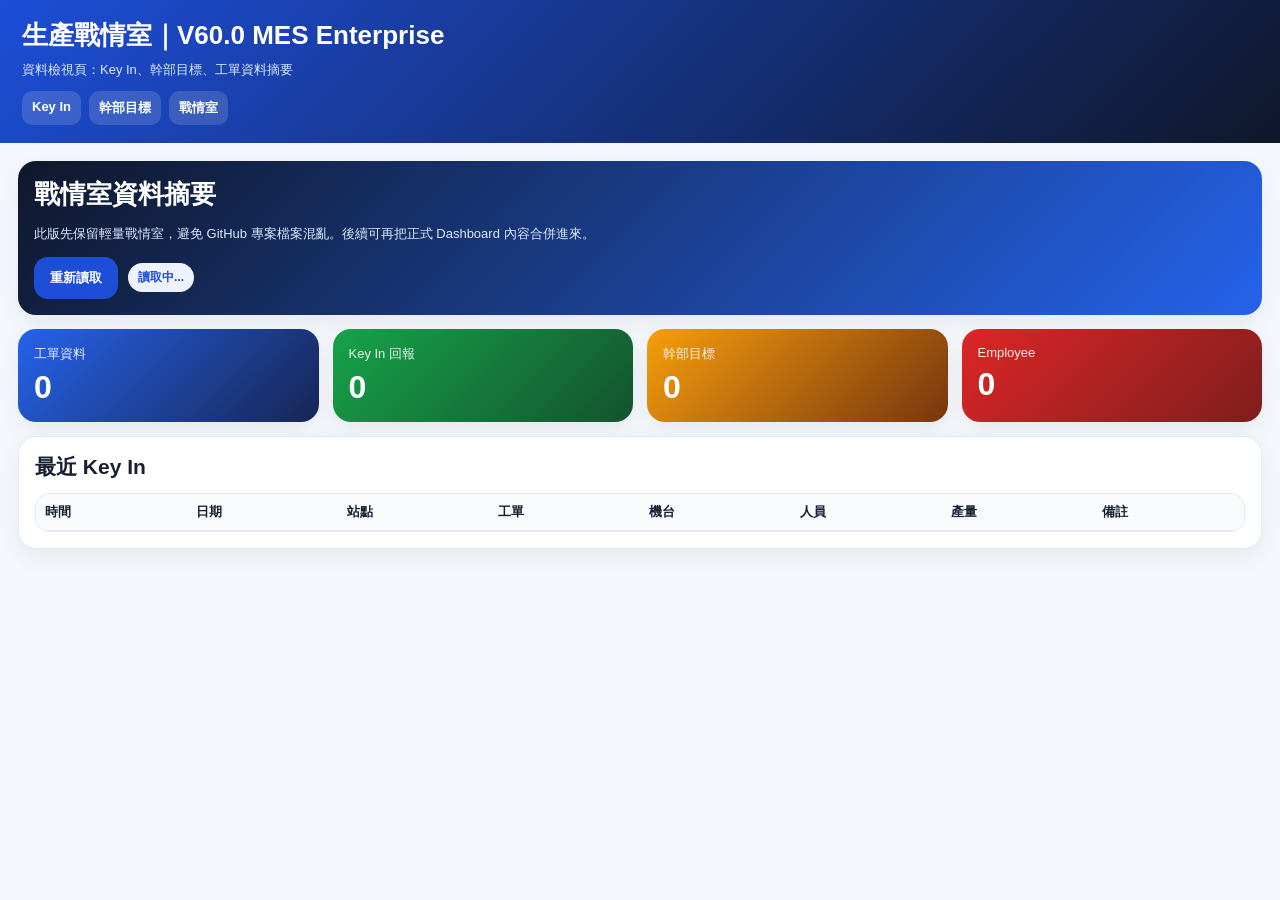
<file: dashboard.html>
<!doctype html><html lang="zh-Hant"><head><meta charset="utf-8"><meta name="viewport" content="width=device-width,initial-scale=1"><title>V60.0 MES 戰情室</title><link rel="stylesheet" href="style.css"><script src="api.js"></script></head><body>
<header><h1>生產戰情室｜V60.0 MES Enterprise</h1><p>資料檢視頁：Key In、幹部目標、工單資料摘要</p><div class="nav"><a href="index.html">Key In</a><a href="target.html">幹部目標</a><a href="dashboard.html">戰情室</a></div></header>
<div class="wrap"><div class="grid">
<div class="card hero col12"><h2>戰情室資料摘要</h2><div class="sub">此版先保留輕量戰情室，避免 GitHub 專案檔案混亂。後續可再把正式 Dashboard 內容合併進來。</div><div class="row" style="margin-top:12px"><button class="btn" onclick="loadAll()">重新讀取</button><span id="status" class="pill">尚未讀取</span></div></div>
<div class="card kpi blue col3"><div class="name">工單資料</div><div class="num" id="k1">0</div></div><div class="card kpi green col3"><div class="name">Key In 回報</div><div class="num" id="k2">0</div></div><div class="card kpi orange col3"><div class="name">幹部目標</div><div class="num" id="k3">0</div></div><div class="card kpi red col3"><div class="name">Employee</div><div class="num" id="k4">0</div></div>
<div class="card col12"><h2>最近 Key In</h2><div class="scroll"><table><thead><tr><th>時間</th><th>日期</th><th>站點</th><th>工單</th><th>機台</th><th>人員</th><th>產量</th><th>備註</th></tr></thead><tbody id="rows"></tbody></table></div></div>
</div></div><div id="toast" class="toast"></div><script>
async function loadAll(){document.getElementById('status').textContent='讀取中...';try{const [s,k,t,e]=await Promise.all([MES.get('getSourceData'),MES.get('listKeyin'),MES.get('listTargetPlans',[],{date:today().replaceAll('/','-')}),MES.get('listEmployees')]);document.getElementById('k1').textContent=(s.rows||[]).length;document.getElementById('k2').textContent=(k.rows||[]).length;document.getElementById('k3').textContent=(t.rows||[]).length;document.getElementById('k4').textContent=(e.rows||[]).length;document.getElementById('rows').innerHTML=(k.rows||[]).slice(-80).reverse().map(r=>'<tr><td>'+esc(r.created_at)+'</td><td>'+esc(r.report_date)+'</td><td>'+esc(r.site)+'</td><td><b>'+esc(r.work_order_no)+'</b></td><td>'+esc(r.machine_code)+'</td><td>'+esc(r.emp_no+' '+r.emp_name)+'</td><td>'+esc(r.actual_output+' '+r.unit)+'</td><td>'+esc(r.process_note)+'</td></tr>').join('')||'<tr><td colspan="8" class="hint">尚無資料</td></tr>';document.getElementById('status').textContent='已讀取 '+new Date().toLocaleString()}catch(e){alert('讀取失敗：'+e.message)}}document.addEventListener('DOMContentLoaded',loadAll)</script></body></html>
</file>
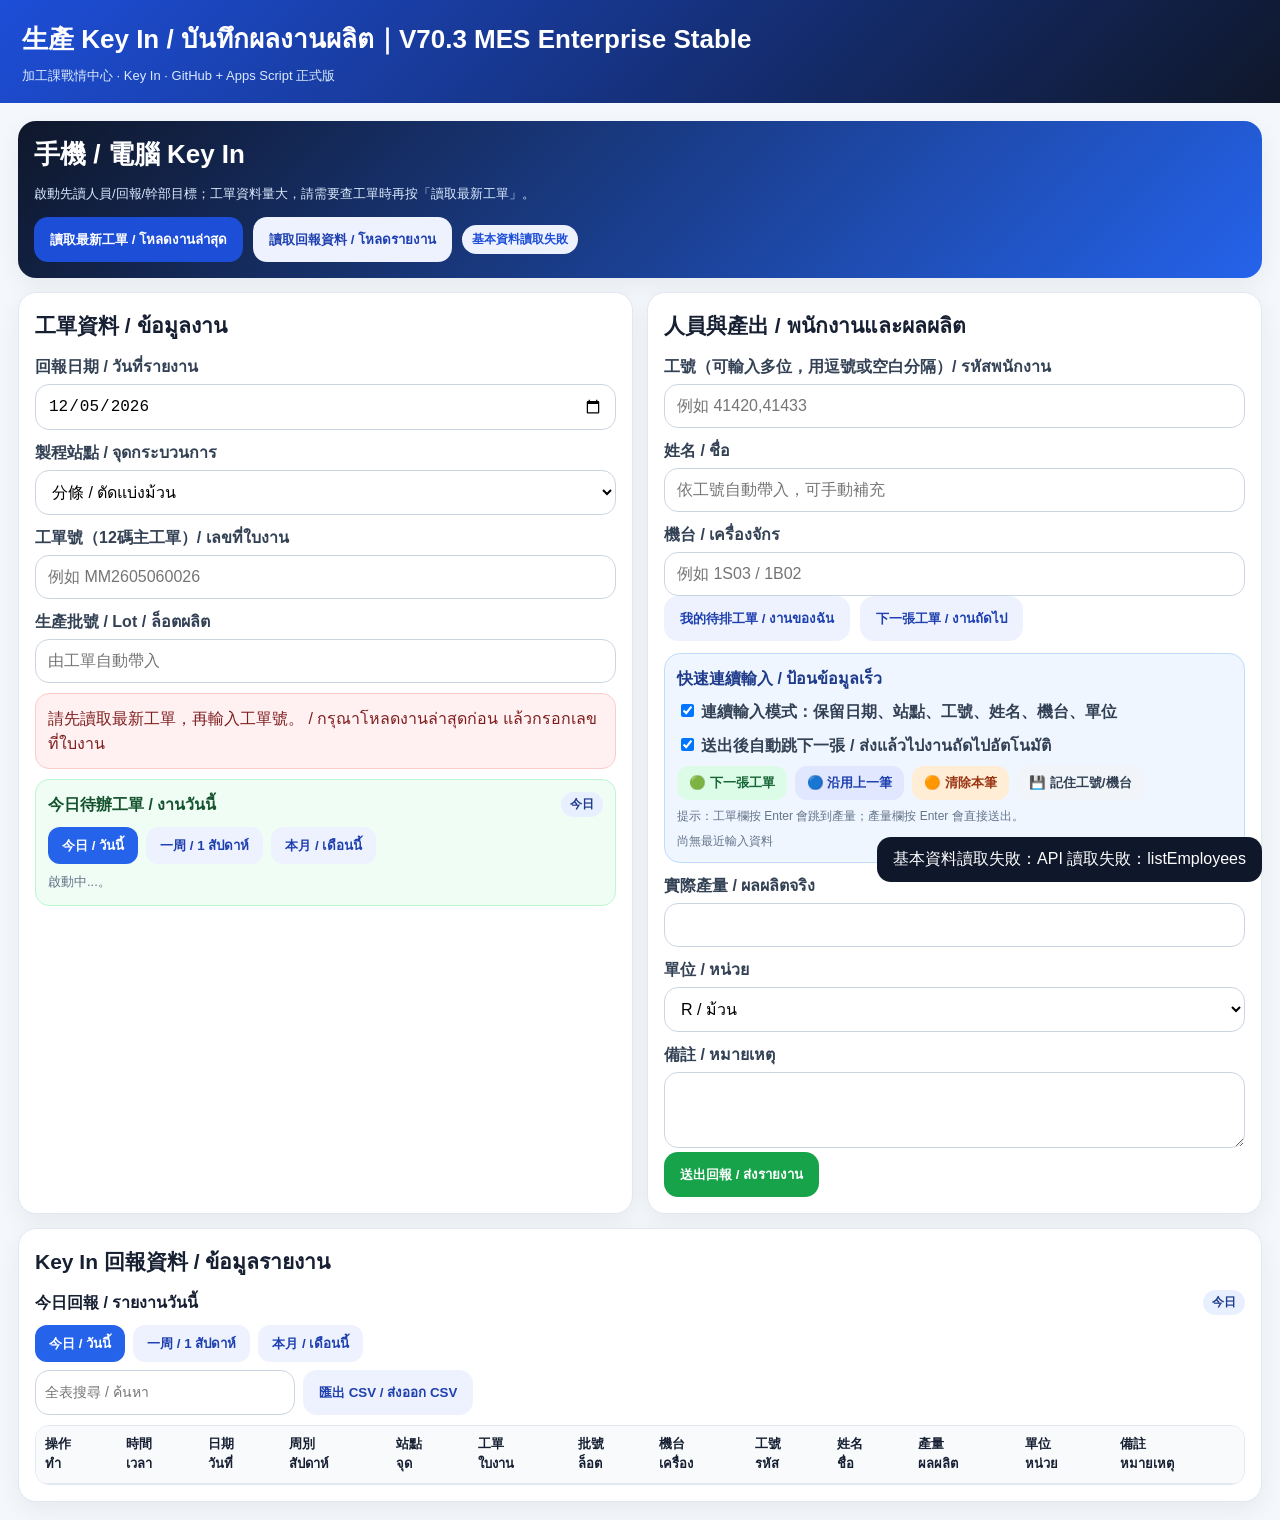
<file: keyin.html>
<!doctype html>
<html lang="zh-Hant">
<head>
<meta charset="utf-8">
<meta name="viewport" content="width=device-width,initial-scale=1">
<title>V70.3 MES 生產 Key In Enterprise Stable</title>
<link rel="stylesheet" href="style.css">
<script src="api.js"></script>
<style>
.nav{display:none!important}
.rangeBar{display:flex;gap:8px;flex-wrap:wrap;margin:10px 0 8px}
.rangeBtn{border:0;border-radius:12px;padding:8px 14px;font-weight:900;cursor:pointer;background:#eef2ff;color:#1e40af}
.rangeBtn.active{background:#2563eb;color:#fff}
.planItem{padding:8px 6px;border-bottom:1px solid #dbe4f0;cursor:pointer}
.planItem:hover{background:#eff6ff}
.planTitle{display:flex;align-items:center;justify-content:space-between;gap:8px;flex-wrap:wrap}
.smallPill{display:inline-block;border-radius:999px;background:#e8f0ff;color:#1e3a8a;padding:4px 9px;font-size:12px;font-weight:900}
.statusPill{display:inline-block;border-radius:999px;padding:4px 9px;font-size:12px;font-weight:900;margin-left:6px}
.statusNone{background:#f1f5f9;color:#475569}
.statusRun{background:#fff7ed;color:#c2410c}
.statusDone{background:#dcfce7;color:#166534}
.planTop{display:flex;align-items:flex-start;justify-content:space-between;gap:10px}
.planMain{min-width:0}
.planStatus{text-align:right;white-space:nowrap}
.progressText{font-size:12px;color:#64748b;margin-top:3px}

.fastPanel{margin-top:12px;border:1px solid #bfdbfe;background:#eff6ff;border-radius:16px;padding:12px}
.fastTitle{font-weight:900;color:#1e3a8a;margin-bottom:8px}
.quickBtns{display:flex;gap:8px;flex-wrap:wrap;margin:8px 0}
.quickBtn{border:0;border-radius:12px;padding:8px 12px;font-weight:900;cursor:pointer;background:#e0e7ff;color:#1e40af}
.quickBtn.green{background:#dcfce7;color:#166534}.quickBtn.orange{background:#ffedd5;color:#9a3412}.quickBtn.gray{background:#f1f5f9;color:#334155}
.recentBox{display:grid;gap:6px;margin-top:8px}
.recentItem{display:flex;align-items:center;justify-content:space-between;gap:8px;border:1px solid #dbe4f0;background:white;border-radius:12px;padding:8px 10px;font-size:13px}
.recentItem b{color:#0f172a}.miniText{font-size:12px;color:#64748b}.opBtn{border:0;border-radius:10px;padding:5px 8px;font-weight:900;cursor:pointer;background:#eef2ff;color:#1e40af}
</style>
</head>
<body>
<header>
  <h1>生產 Key In / บันทึกผลงานผลิต｜V70.3 MES Enterprise Stable</h1>
  <p>加工課戰情中心 · Key In · GitHub + Apps Script 正式版</p>
  <div class="nav"><a href="index.html">Key In</a><a href="target.html">幹部目標</a><a href="dashboard.html">戰情室</a></div>
</header>
<div class="wrap"><div class="grid">
  <div class="card hero col12">
    <h2>手機 / 電腦 Key In</h2>
    <div class="sub">啟動先讀人員/回報/幹部目標；工單資料量大，請需要查工單時再按「讀取最新工單」。</div>
    <div class="row" style="margin-top:12px">
      <button class="btn" onclick="loadAll()">讀取最新工單 / โหลดงานล่าสุด</button>
      <button class="btn ghost" onclick="loadKeyin()">讀取回報資料 / โหลดรายงาน</button>
      <span id="loadStatus" class="pill">啟動中...</span>
    </div>
  </div>

  <div class="card col6">
    <h2>工單資料 / ข้อมูลงาน</h2>
    <label>回報日期 / วันที่รายงาน</label><input id="report_date" type="date" onchange="onReportDateChange()">
    <label>製程站點 / จุดกระบวนการ</label>
    <select id="site">
      <option value="開料">開料 / ตัดวัตถุดิบ</option>
      <option value="清洗">清洗 / ล้าง</option>
      <option value="退火">退火 / อบคืนตัว</option>
      <option value="軋延">軋延 / รีด</option>
      <option value="上膠">上膠 / เคลือบกาว</option>
      <option value="覆卷">覆卷 / ม้วนซ้ำ</option>
      <option value="線軸">線軸 / แกนม้วน</option>
      <option value="分條" selected>分條 / ตัดแบ่งม้วน</option>
      <option value="複捲">複捲 / กรอกลับ</option>
      <option value="對貼">對貼 / ประกบ</option>
      <option value="裁切">裁切 / ตัดแผ่น</option>
      <option value="檢驗">檢驗 / ตรวจสอบ</option>
      <option value="包裝">包裝 / บรรจุ</option>
      <option value="入庫">入庫 / เข้าคลัง</option>
      <option value="重工">重工 / งานแก้ไข</option>
      <option value="其他">其他 / อื่นๆ</option>
    </select>
    <label>工單號（12碼主工單）/ เลขที่ใบงาน</label><input id="work_order_no" placeholder="例如 MM2605060026" oninput="lookupWO()">
    <label>生產批號 / Lot / ล็อตผลิต</label><input id="batch_no" disabled placeholder="由工單自動帶入">
    <div id="woMsg" class="alert">請先讀取最新工單，再輸入工單號。 / กรุณาโหลดงานล่าสุดก่อน แล้วกรอกเลขที่ใบงาน</div>
    <div class="okbox">
      <div class="planTitle"><b><span id="planTitle">今日待辦工單 / งานวันนี้</span></b><span id="planRangeText" class="smallPill">今日</span></div>
      <div class="rangeBar">
        <button id="range_today" class="rangeBtn active" onclick="setPlanRange('today')">今日 / วันนี้</button>
        <button id="range_week" class="rangeBtn" onclick="setPlanRange('week')">一周 / 1 สัปดาห์</button>
        <button id="range_month" class="rangeBtn" onclick="setPlanRange('month')">本月 / เดือนนี้</button>
      </div>
      <div class="hint" id="todayPlans">啟動中...。</div>
    </div>
  </div>

  <div class="card col6">
    <h2>人員與產出 / พนักงานและผลผลิต</h2>
    <label>工號（可輸入多位，用逗號或空白分隔）/ รหัสพนักงาน</label><input id="emp_no" placeholder="例如 41420,41433" oninput="fillName()">
    <label>姓名 / ชื่อ</label><input id="emp_name" placeholder="依工號自動帶入，可手動補充">
    <label>機台 / เครื่องจักร</label><input id="machine_code" placeholder="例如 1S03 / 1B02">
    <div class="row"><button class="btn ghost" onclick="showMyPlans()">我的待排工單 / งานของฉัน</button><button class="btn ghost" onclick="nextOrder()">下一張工單 / งานถัดไป</button></div>
    <div class="fastPanel">
      <div class="fastTitle">快速連續輸入 / ป้อนข้อมูลเร็ว</div>
      <label><input id="fastMode" type="checkbox" checked style="width:auto"> 連續輸入模式：保留日期、站點、工號、姓名、機台、單位</label>
      <label><input id="autoNext" type="checkbox" checked style="width:auto"> 送出後自動跳下一張 / ส่งแล้วไปงานถัดไปอัตโนมัติ</label>
      <div class="quickBtns">
        <button class="quickBtn green" onclick="nextOrder()">🟢 下一張工單</button>
        <button class="quickBtn" onclick="copyLastSubmit()">🔵 沿用上一筆</button>
        <button class="quickBtn orange" onclick="clearCurrentInput()">🟠 清除本筆</button>
        <button class="quickBtn gray" onclick="saveQuickProfile()">💾 記住工號/機台</button>
      </div>
      <div class="miniText">提示：工單欄按 Enter 會跳到產量；產量欄按 Enter 會直接送出。</div>
      <div id="recentBox" class="recentBox"></div>
    </div>
    <label>實際產量 / ผลผลิตจริง</label><input id="actual_output" type="number" step="0.01">
    <label>單位 / หน่วย</label><select id="unit"><option>R / ม้วน</option><option>㎡</option><option>KG</option><option>M</option></select>
    <label>備註 / หมายเหตุ</label><textarea id="process_note"></textarea>
    <button class="btn ok" id="submitBtn" onclick="submitKeyin()">送出回報 / ส่งรายงาน</button>
  </div>

  <div class="card col12">
    <h2>Key In 回報資料 / ข้อมูลรายงาน</h2>
    <div class="planTitle" style="margin-bottom:8px"><b><span id="keyinRangeTitle">今日回報 / รายงานวันนี้</span></b><span id="keyinRangeText" class="smallPill">今日</span></div>
    <div class="rangeBar">
      <button id="keyin_range_today" class="rangeBtn active" onclick="setKeyinRange('today')">今日 / วันนี้</button>
      <button id="keyin_range_week" class="rangeBtn" onclick="setKeyinRange('week')">一周 / 1 สัปดาห์</button>
      <button id="keyin_range_month" class="rangeBtn" onclick="setKeyinRange('month')">本月 / เดือนนี้</button>
    </div>
    <div class="tools"><input id="search" placeholder="全表搜尋 / ค้นหา" oninput="renderKeyin()"><button class="btn ghost" onclick="exportCSV()">匯出 CSV / ส่งออก CSV</button><span id="count" class="hint"></span></div>
    <div class="scroll"><table><thead><tr><th>操作<br>ทำ</th><th>時間<br>เวลา</th><th>日期<br>วันที่</th><th>周別<br>สัปดาห์</th><th>站點<br>จุด</th><th>工單<br>ใบงาน</th><th>批號<br>ล็อต</th><th>機台<br>เครื่อง</th><th>工號<br>รหัส</th><th>姓名<br>ชื่อ</th><th>產量<br>ผลผลิต</th><th>單位<br>หน่วย</th><th>備註<br>หมายเหตุ</th></tr></thead><tbody id="rows"></tbody></table></div>
  </div>
</div></div>
<div id="toast" class="toast"></div>
<script>
const App={source:[],employees:[],keyin:[],plans:[],idx:-1,range:'today',keyinRange:'today',lastSubmit:null,viewKeyin:[]};
const LS_PROFILE='MES_KEYIN_FAST_PROFILE_V70';
const LS_RECENT='MES_KEYIN_RECENT_V70';
function rowsOf(r){if(Array.isArray(r))return r;if(Array.isArray(r?.rows))return r.rows;if(Array.isArray(r?.data))return r.data;if(Array.isArray(r?.list))return r.list;if(Array.isArray(r?.items))return r.items;return []}
function qs(id){return document.getElementById(id)}
function safeGet(id){const el=qs(id);return el?el.value:''}
function safeSet(id,v){const el=qs(id);if(el)el.value=v??''}
function localYMD(d){
  if(!(d instanceof Date))d=new Date(d);
  if(isNaN(d))d=new Date();
  const y=d.getFullYear();
  const m=String(d.getMonth()+1).padStart(2,'0');
  const day=String(d.getDate()).padStart(2,'0');
  return y+'-'+m+'-'+day;
}
function dToday(){return localYMD(new Date())}
function isoDate(){return dToday()}
function nrm(v){return String(v??'').trim().replace(/\s+/g,'').toUpperCase()}
function wo(v){return nrm(v).slice(0,12)}
function dk(v){
  if(v instanceof Date)return localYMD(v);
  if(typeof v==='number' && v>20000){
    const d=new Date(Math.round((v-25569)*86400*1000));
    return localYMD(d);
  }
  let s=String(v??'').trim();
  if(!s)return '';
  s=s.replace(/年|\//g,'-').replace(/月/g,'-').replace(/日/g,'');
  let m=s.match(/(\d{4})-(\d{1,2})-(\d{1,2})/);
  if(m)return m[1]+'-'+m[2].padStart(2,'0')+'-'+m[3].padStart(2,'0');
  const d=new Date(s);
  return isNaN(d)?s.slice(0,10):localYMD(d);
}
function isoWeek(v){const dstr=dk(v)||isoDate();const d=new Date(dstr+'T00:00:00');d.setHours(0,0,0,0);d.setDate(d.getDate()+3-((d.getDay()+6)%7));const w1=new Date(d.getFullYear(),0,4);const week=1+Math.round(((d-w1)/86400000-3+((w1.getDay()+6)%7))/7);return d.getFullYear()+'-W'+String(week).padStart(2,'0')}
function empDisplay(r){return r.leader_name||r.emp_name||r['幹部姓名']||r['姓名']||''}
function roleDisplay(r){return r.leader_role||r.role||r['幹部角色']||r['職務']||''}
function html(v){return String(v??'').replace(/[&<>"']/g,c=>({'&':'&amp;','<':'&lt;','>':'&gt;','"':'&quot;',"'":'&#39;'}[c]))}
function addDays(s,n){let d=new Date((s||isoDate())+'T00:00:00');d.setDate(d.getDate()+n);return localYMD(d)}
function monthEnd(s){let d=new Date((s||isoDate())+'T00:00:00');return localYMD(new Date(d.getFullYear(),d.getMonth()+1,0))}
function weekStart(s){const d=new Date((s||isoDate())+'T00:00:00');const day=d.getDay();const diff=day===0?-6:1-day;d.setDate(d.getDate()+diff);return localYMD(d)}
function weekEnd(s){return addDays(weekStart(s),6)}
function rangeObj(){const base=dk(safeGet('report_date'))||isoDate();if(App.range==='week')return{start:weekStart(base),end:weekEnd(base),label:'一周'};if(App.range==='month')return{start:base.slice(0,7)+'-01',end:monthEnd(base),label:'本月'};return{start:base,end:base,label:'今日'}}
function inRange(v){const d=dk(v);if(!d)return false;const r=rangeObj();return d>=r.start&&d<=r.end}
function rowDate(r){return dk(r.report_date||r.planned_finish||r.plan_date||r.due_date||r['日期']||r['工單日期']||r.updated_at||r.created_at)}
function firstNonEmpty(...vals){for(const v of vals){if(String(v??'').trim()!=='')return v}return ''}
function sourceObj(r){
  const raw = r.raw_text || r.raw || Object.values(r||{}).join('｜');
  const command = firstNonEmpty(r.command_no,r.work_order_no,r['命令單號'],r['工單號'],r['單號']);
  const orderNo = firstNonEmpty(r.order_no,r['訂單單號'],r['訂單號'],r['客戶訂單']);
  const reportNo = firstNonEmpty(r.daily_report_no,r.report_no,r['日報號'],r['日報單號'],r['部門日報號']);
  const partNo = firstNonEmpty(r.part_no,r['料號'],r['品號'],r['產出料號'],r['投入料號']);
  const batchNo = firstNonEmpty(r.batch_no,r['生產批號'],r['批號'],r['製號'],r['產出製號'],r['投入製號']);
  const customer = firstNonEmpty(r.customer,r['客戶'],r['客戶別'],r['客戶名稱']);
  const spec = firstNonEmpty(r.product_spec,r['產品規格'],r['規格'],r['品名規格'],r['品名']);
  const machine = firstNonEmpty(r.machine,r.machine_code,r['機台'],r['機台編號'],r['設備']);
  const process = firstNonEmpty(r.process,r.process_site,r['製程'],r['製程站點'],r['站點']);
  return {
    work_order_no: String(command||orderNo||'').trim().toUpperCase(),
    command_no: String(command||'').trim().toUpperCase(),
    order_no: String(orderNo||'').trim(),
    daily_report_no: String(reportNo||'').trim(),
    report_no: String(reportNo||'').trim(),
    part_no: String(partNo||'').trim(),
    batch_no: String(batchNo||'').trim(),
    customer: String(customer||'').trim(),
    product_spec: String(spec||'').trim(),
    machine_code: String(machine||'').trim(),
    machine: String(machine||'').trim(),
    target_qty: firstNonEmpty(r.target_qty,r['目標數量'],r['預計產量']),
    process: String(process||'').trim(),
    date: rowDate(r),
    due_date: firstNonEmpty(r.due_date,r['預交日']),
    source: r.source||'',
    raw_text: raw
  }
}
async function getApi(action,params){if(window.MES&&typeof MES.get==='function')return MES.get(action,[],params||{});throw new Error('MES API 未載入')}
async function postApi(action,data){if(window.MES&&typeof MES.post==='function')return MES.post(action,data);throw new Error('MES API 未載入')}
async function loadStartup(){
  qs('loadStatus').textContent='讀取基本資料...';
  try{
    const [e,p]=await Promise.all([getApi('listEmployees'),getApi('listTargetPlans')]);
    App.employees=rowsOf(e);
    App.plans=rowsOf(p);
    App.idx=-1;
    renderPlansHint();
    await loadKeyin(false);
    qs('loadStatus').textContent='基本資料已讀取；需要查工單再按「讀取最新工單」';
  }catch(err){
    qs('loadStatus').textContent='基本資料讀取失敗';
    if(window.MES)MES.toast('基本資料讀取失敗：'+err.message);
  }
}
async function loadAll(){
  qs('loadStatus').textContent='讀取工單中...資料量大請稍候';
  try{
    const s=await getApi('keyinsource');
    App.source=rowsOf(s).map(sourceObj).filter(r=>{
      return [r.work_order_no,r.command_no,r.order_no,r.daily_report_no,r.report_no,r.part_no,r.batch_no,r.customer,r.product_spec,r.raw_text].some(v=>String(v||'').trim()!=='')
    });
    App.idx=-1;
    qs('loadStatus').textContent='已讀取 '+App.source.length+' 筆工單';
    renderPlansHint();
    if(window.MES)MES.toast('工單資料已讀取');
  }catch(err){
    qs('loadStatus').textContent='工單讀取失敗';
    alert('讀取雲端工單失敗：'+err.message);
  }
}
async function loadKeyin(show=true){try{const r=await getApi('listKeyin');App.keyin=rowsOf(r);renderKeyin();if(show&&window.MES)MES.toast('已讀取回報資料')}catch(e){if(window.MES)MES.toast('讀取回報失敗：'+e.message)}}
function onReportDateChange(){App.idx=-1;renderPlansHint();renderKeyin()}
function setPlanRange(mode){App.range=mode;App.idx=-1;['today','week','month'].forEach(m=>{const b=qs('range_'+m);if(b)b.classList.toggle('active',m===mode)});renderPlansHint()}
function keyinRangeObj(){const base=dk(safeGet('report_date'))||isoDate();if(App.keyinRange==='week')return{start:weekStart(base),end:weekEnd(base),label:'一周'};if(App.keyinRange==='month')return{start:base.slice(0,7)+'-01',end:monthEnd(base),label:'本月'};return{start:base,end:base,label:'今日'}}
function keyinInRange(v){const d=dk(v);if(!d)return false;const r=keyinRangeObj();return d>=r.start&&d<=r.end}
function setKeyinRange(mode){App.keyinRange=mode;['today','week','month'].forEach(m=>{const b=qs('keyin_range_'+m);if(b)b.classList.toggle('active',m===mode)});renderKeyin()}

function currentPlans(){return App.plans.filter(p=>inRange(p.report_date||p.planned_finish||p.created_at))}
function actualSumForWO(w){w=wo(w);const r=rangeObj();return App.keyin.filter(k=>wo(k.work_order_no||k.order_no)===w).filter(k=>{const d=dk(k.report_date||k.created_at);return d&&d>=r.start&&d<=r.end}).reduce((a,k)=>a+(parseFloat(String(k.actual_output||0).replace(/,/g,''))||0),0)}
function targetQtyForPlan(p){const vals=[p.target_roll,p.target_m2,p.target_qty,p['目標卷數'],p['目標㎡'],p['目標數量']];for(const v of vals){const n=parseFloat(String(v??'').replace(/,/g,''));if(!isNaN(n)&&n>0)return n}return 0}
function matchStatus(p){const o=sourceObj(p);const actual=actualSumForWO(o.work_order_no||o.order_no);const target=targetQtyForPlan(p);const pct=target>0?Math.min(999,actual/target*100):actual>0?100:0;let label='未作業',th='ยังไม่ทำ',cls='statusNone';if(actual>0){label='作業中';th='กำลังทำ';cls='statusRun'}if(target>0&&actual>=target){label='作業完成';th='เสร็จแล้ว';cls='statusDone'}return{label,th,cls,actual,target,pct}}
function parseRawSourceToObj(r){
  r = r || {};
  const raw = String(r.raw_text || r.product_spec || Object.values(r).join('｜') || '');
  const findMM = raw.match(/[A-Z]{2}\d{10}/i);
  const findOrder = raw.match(/\b20\d{10}\b/);
  const findPart = raw.match(/[A-Z][A-Z0-9]?\d{6,}[A-Z0-9\-*]*/i);
  const parts = raw.split('|').map(x=>String(x||'').trim()).filter(Boolean);
  const nums = parts.filter(p=>/^\d+(\.\d+)?$/.test(p)).map(Number);
  const width = nums.find(n=>n>=10 && n<=3000) || '';
  const len = nums.find(n=>n>=10 && n<=5000 && n!==width) || '';
  return {
    source: r.source || 'raw',
    work_order_no: r.work_order_no || r.command_no || (findMM?findMM[0].toUpperCase():''),
    command_no: r.command_no || r.work_order_no || (findMM?findMM[0].toUpperCase():''),
    order_no: r.order_no || (findOrder?findOrder[0]:''),
    daily_report_no: r.daily_report_no || r.report_no || '',
    report_no: r.report_no || r.daily_report_no || '',
    part_no: r.part_no || (findPart?findPart[0]:''),
    batch_no: r.batch_no || '',
    customer: r.customer || (raw.includes('訊啟')?'訊啟':''),
    product_spec: r.product_spec && !String(r.product_spec).includes('GMT') ? r.product_spec : raw.slice(0,180),
    process: r.process || (raw.includes('分條')?'分條':''),
    machine_code: r.machine_code || r.machine || '',
    machine: r.machine || r.machine_code || '',
    target_qty: r.target_qty || '',
    pivot_len: r.pivot_len || len || '',
    pivot_width: r.pivot_width || width || '',
    due_date: r.due_date || '',
    raw_text: raw
  };
}
function sourceMatch(x,key){
  const hay=[x.work_order_no,x.command_no,x.order_no,x.daily_report_no,x.report_no,x.part_no,x.batch_no,x.customer,x.product_spec,x.process,x.machine_code,x.raw_text].join('｜');
  return nrm(hay).includes(nrm(key));
}
let __lookupTimer=null;
function lookupWO(){clearTimeout(__lookupTimer);__lookupTimer=setTimeout(()=>lookupWOAsync(),350)}
async function lookupWOAsync(){
  const key=nrm(safeGet('work_order_no'));
  if(!key)return;
  const box=qs('woMsg');
  if(!App.source.length){
    box.className='alert';
    box.innerHTML='工單資料尚未載入。請先按「讀取最新工單」。';
    return;
  }
  let r=App.source.find(x=>sourceMatch(x,key));

  if(!r && key.length>=8){
    try{
      box.className='okbox';
      box.innerHTML='查詢雲端工單中...';
      const res=await getApi('targetorderlist',{q:key,limit:20});
      const rows=rowsOf(res).map(x=>sourceObj(parseRawSourceToObj(x)));
      if(rows.length){
        rows.forEach(x=>App.source.push(x));
        r=rows.find(x=>sourceMatch(x,key))||rows[0];
      }
    }catch(e){
      console.warn('targetorderlist fallback failed',e);
    }
  }

  if(!r){
    box.className='alert';
    box.innerHTML='查無工單，請確認是否已上傳每日資料。';
    return;
  }
  r=sourceObj(parseRawSourceToObj(r));
  const displayNo = r.command_no || r.work_order_no || r.order_no || safeGet('work_order_no');
  safeSet('work_order_no', displayNo || safeGet('work_order_no'));
  safeSet('batch_no', r.batch_no || r.daily_report_no || '');
  if(r.machine_code) safeSet('machine_code', r.machine_code);
  if(r.process){
    const sel=qs('site');
    if(sel){
      for(let i=0;i<sel.options.length;i++){
        const t=sel.options[i].textContent||sel.options[i].value;
        if(t.includes(r.process)||r.process.includes(sel.options[i].value)){sel.selectedIndex=i;break}
      }
    }
  }
  box.className='okbox';
  box.innerHTML='<b>已帶入工單 / พบข้อมูลงานแล้ว</b><br>'
    +'來源：'+html(r.source||'-')+'<br>'
    +'命令單：'+html(r.command_no||r.work_order_no||'-')+'｜訂單：'+html(r.order_no||'-')+'｜日報：'+html(r.daily_report_no||'-')+'<br>'
    +'客戶：'+html(r.customer||'-')+'｜料號：'+html(r.part_no||'-')+'<br>'
    +'規格：'+html(r.product_spec||'-')+'<br>'
    +'站點：'+html(r.process||'-')+'｜機台：'+html(r.machine_code||'-');
  setTimeout(()=>{const a=qs('actual_output');if(a)a.focus()},50)
}
function fillName(){const nos=safeGet('emp_no').split(/[ ,，]+/).filter(Boolean);const names=nos.map(no=>{const e=App.employees.find(x=>nrm(x.emp_no||x['工號'])===nrm(no));return e?(e.emp_name||e['姓名']||''):''}).filter(Boolean);if(names.length)safeSet('emp_name',names.join(','))}
function renderPlansHint(){const r=rangeObj();qs('planRangeText').textContent=r.label+' '+r.start+(r.start!==r.end?' ~ '+r.end:'');qs('planTitle').textContent=r.label+'幹部目標工單 / งานเป้าหมายหัวหน้า';const list=currentPlans();qs('todayPlans').innerHTML=list.length?list.slice(0,20).map((p,i)=>{const o=sourceObj(p);const st=matchStatus(p);return '<div class="planItem" onclick="pickPlan('+i+')"><div class="planTop"><div class="planMain"><b>'+html(o.work_order_no)+'</b><br><span class="hint">'+html([o.machine_code,o.customer,o.product_spec,o.process].filter(Boolean).join('｜'))+'</span><br><span class="hint">姓名 / ชื่อ：'+html(empDisplay(p)||'-')+'｜角色 / ตำแหน่ง：'+html(roleDisplay(p)||'-')+'</span><br><span class="hint">日期 / วันที่：'+html(rowDate(p)||'-')+'｜周別 / สัปดาห์：'+html(isoWeek(rowDate(p)))+'</span></div><div class="planStatus"><span class="statusPill '+st.cls+'">'+html(st.label)+' / '+html(st.th)+'</span><div class="progressText">完成度 '+st.pct.toFixed(0)+'%</div><div class="progressText">'+st.actual.toLocaleString()+' / '+(st.target?st.target.toLocaleString():'未設目標')+'</div></div></div></div>'}).join(''):'查無'+r.label+'幹部目標工單。'}
function pickPlan(i){const p=currentPlans()[i];if(!p)return;const o=sourceObj(p);safeSet('work_order_no',wo(o.work_order_no||o.order_no));safeSet('batch_no',o.batch_no);if(o.machine_code)safeSet('machine_code',o.machine_code);lookupWO()}
function showMyPlans(){renderPlansHint();if(window.MES)MES.toast('已顯示'+rangeObj().label+'幹部目標工單')}
function nextOrder(){const list=currentPlans();if(!list.length){if(window.MES)MES.toast('沒有可跳轉工單');return}App.idx=(App.idx+1)%list.length;pickPlan(App.idx)}

function quickDataFromForm(){return{site:safeGet('site'),report_date:safeGet('report_date'),work_order_no:wo(safeGet('work_order_no')),batch_no:safeGet('batch_no'),machine_code:safeGet('machine_code'),actual_output:safeGet('actual_output'),unit:safeGet('unit'),emp_no:safeGet('emp_no'),emp_name:safeGet('emp_name'),process_note:safeGet('process_note')}}
function applyQuickData(d,keepOutput=false){if(!d)return;safeSet('site',d.site||safeGet('site'));safeSet('report_date',dk(d.report_date)||safeGet('report_date')||isoDate());safeSet('work_order_no',wo(d.work_order_no||''));safeSet('batch_no',d.batch_no||'');safeSet('machine_code',d.machine_code||'');safeSet('unit',d.unit||safeGet('unit'));safeSet('emp_no',d.emp_no||safeGet('emp_no'));safeSet('emp_name',d.emp_name||safeGet('emp_name'));if(keepOutput){safeSet('actual_output',d.actual_output||'');safeSet('process_note',d.process_note||'')}lookupWO();setTimeout(()=>{const a=qs('actual_output');if(a)a.focus()},80)}
function getRecentList(){try{return JSON.parse(localStorage.getItem(LS_RECENT)||'[]')}catch(e){return[]}}
function setRecentList(list){localStorage.setItem(LS_RECENT,JSON.stringify((list||[]).slice(0,5)));renderRecentBox()}
function addRecent(d){const list=getRecentList().filter(x=>!(wo(x.work_order_no)===wo(d.work_order_no)&&String(x.created_at||'')===String(d.created_at||'')));list.unshift({...d,created_at:new Date().toLocaleString('zh-TW',{hour12:false})});setRecentList(list)}
function renderRecentBox(){const box=qs('recentBox');if(!box)return;const list=getRecentList();box.innerHTML=list.length?list.map((r,i)=>'<div class="recentItem"><div><b>'+html(wo(r.work_order_no))+'</b> <span class="miniText">'+html(r.actual_output||'')+' '+html(r.unit||'')+'</span><br><span class="miniText">'+html([r.machine_code,r.batch_no].filter(Boolean).join('｜'))+'</span></div><button class="opBtn" onclick="useRecent('+i+')">帶入</button></div>').join(''):'<div class="miniText">尚無最近輸入資料</div>'}
function useRecent(i){const r=getRecentList()[i];applyQuickData(r,true)}
function copyLastSubmit(){const r=App.lastSubmit||getRecentList()[0];if(!r){if(window.MES)MES.toast('尚無上一筆可沿用');return}applyQuickData(r,true)}
function clearCurrentInput(){safeSet('work_order_no','');safeSet('batch_no','');safeSet('actual_output','');safeSet('process_note','');const w=qs('work_order_no');if(w)w.focus()}
function saveQuickProfile(){const d={emp_no:safeGet('emp_no'),emp_name:safeGet('emp_name'),machine_code:safeGet('machine_code'),site:safeGet('site'),unit:safeGet('unit')};localStorage.setItem(LS_PROFILE,JSON.stringify(d));if(window.MES)MES.toast('已記住常用工號/機台')}
function loadQuickProfile(){try{const d=JSON.parse(localStorage.getItem(LS_PROFILE)||'{}');if(d.emp_no)safeSet('emp_no',d.emp_no);if(d.emp_name)safeSet('emp_name',d.emp_name);if(d.machine_code)safeSet('machine_code',d.machine_code);if(d.site)safeSet('site',d.site);if(d.unit)safeSet('unit',d.unit)}catch(e){}renderRecentBox()}
function afterSubmitClear(){if(qs('fastMode')&&qs('fastMode').checked){safeSet('actual_output','');safeSet('process_note','');if(qs('autoNext')&&qs('autoNext').checked)nextOrder();else safeSet('work_order_no',''),safeSet('batch_no','');setTimeout(()=>{const target=safeGet('work_order_no')?qs('actual_output'):qs('work_order_no');if(target)target.focus()},80)}else{safeSet('work_order_no','');safeSet('batch_no','');safeSet('actual_output','');safeSet('process_note','')}}
function setupFastInputKeys(){['work_order_no','actual_output'].forEach(id=>{const el=qs(id);if(!el)return;el.addEventListener('keydown',ev=>{if(ev.key!=='Enter')return;ev.preventDefault();if(id==='work_order_no'){lookupWO();setTimeout(()=>qs('actual_output')&&qs('actual_output').focus(),80)}else if(id==='actual_output'){submitKeyin()}})})}
async function submitKeyin(){const btn=qs('submitBtn');const w=wo(safeGet('work_order_no'));if(!w){if(window.MES)MES.toast('請輸入工單號');return}if(!safeGet('actual_output')){if(window.MES)MES.toast('請輸入實際產量');return}btn.disabled=true;btn.textContent='送出中...';const matched=App.source.find(x=>sourceMatch(x,w))||{};
const submitWO=wo(matched.command_no||matched.work_order_no||w);
const data={site:safeGet('site'),report_date:safeGet('report_date'),work_order_no:submitWO,order_no:matched.order_no||w,batch_no:safeGet('batch_no'),machine_code:safeGet('machine_code'),actual_output:safeGet('actual_output'),unit:safeGet('unit'),emp_no:safeGet('emp_no'),emp_name:safeGet('emp_name'),process_note:safeGet('process_note'),input_source:'github_v70_3_keyin'};try{await postApi('saveKeyin',data);App.lastSubmit={...data};addRecent(data);saveQuickProfile();if(window.MES)MES.toast('已送出回報 / ส่งรายงาน');afterSubmitClear();setTimeout(()=>loadKeyin(false),1200)}catch(e){alert('回報失敗：'+e.message)}finally{btn.disabled=false;btn.textContent='送出回報 / ส่งรายงาน'}}
function renderKeyin(){const r0=keyinRangeObj();const titleMap={today:'今日回報 / รายงานวันนี้',week:'一周回報 / รายงาน 1 สัปดาห์',month:'本月回報 / รายงานเดือนนี้'};if(qs('keyinRangeTitle'))qs('keyinRangeTitle').textContent=titleMap[App.keyinRange]||'回報資料';if(qs('keyinRangeText'))qs('keyinRangeText').textContent=r0.label+' '+r0.start+(r0.start!==r0.end?' ~ '+r0.end:'');const q=nrm(safeGet('search'));const base=App.keyin.filter(r=>keyinInRange(r.report_date||r.created_at));const rows=base.filter(r=>!q||nrm(Object.values(r).join(' ')).includes(q)).slice(-300).reverse();App.viewKeyin=rows;qs('count').textContent='顯示 '+rows.length+' / '+base.length+' 筆';qs('rows').innerHTML=rows.map((r,i)=>'<tr><td><button class="opBtn" onclick="copyKeyinRow('+i+')">複製</button></td><td>'+html(r.created_at)+'</td><td>'+html(r.report_date)+'</td><td>'+html(isoWeek(r.report_date))+'</td><td>'+html(r.site)+'</td><td><b>'+html(r.work_order_no)+'</b></td><td>'+html(r.batch_no)+'</td><td>'+html(r.machine_code)+'</td><td>'+html(r.emp_no)+'</td><td>'+html(r.emp_name)+'</td><td>'+html(r.actual_output)+'</td><td>'+html(r.unit)+'</td><td>'+html(r.process_note)+'</td></tr>').join('')||'<tr><td colspan="13" class="hint">尚無資料</td></tr>'}
function copyKeyinRow(i){const r=App.viewKeyin[i];if(!r)return;applyQuickData({site:r.site,report_date:r.report_date,work_order_no:r.work_order_no,batch_no:r.batch_no,machine_code:r.machine_code,actual_output:r.actual_output,unit:r.unit,emp_no:r.emp_no,emp_name:r.emp_name,process_note:r.process_note},true)}
function exportCSV(){const headers=['created_at','report_date','week_no','site','work_order_no','batch_no','machine_code','emp_no','emp_name','actual_output','unit','process_note'];const csv=[headers.join(',')].concat(App.keyin.map(r=>headers.map(h=>'"'+String(h==='week_no'?isoWeek(r.report_date):(r[h]||'')).replaceAll('"','""')+'"').join(','))).join('\n');const a=document.createElement('a');a.href=URL.createObjectURL(new Blob(['\ufeff'+csv],{type:'text/csv'}));a.download='keyin_v69_6.csv';a.click()}
document.addEventListener('DOMContentLoaded',()=>{safeSet('report_date',isoDate());loadQuickProfile();setupFastInputKeys();loadStartup()});
</script>
</body>
</html>
</file>
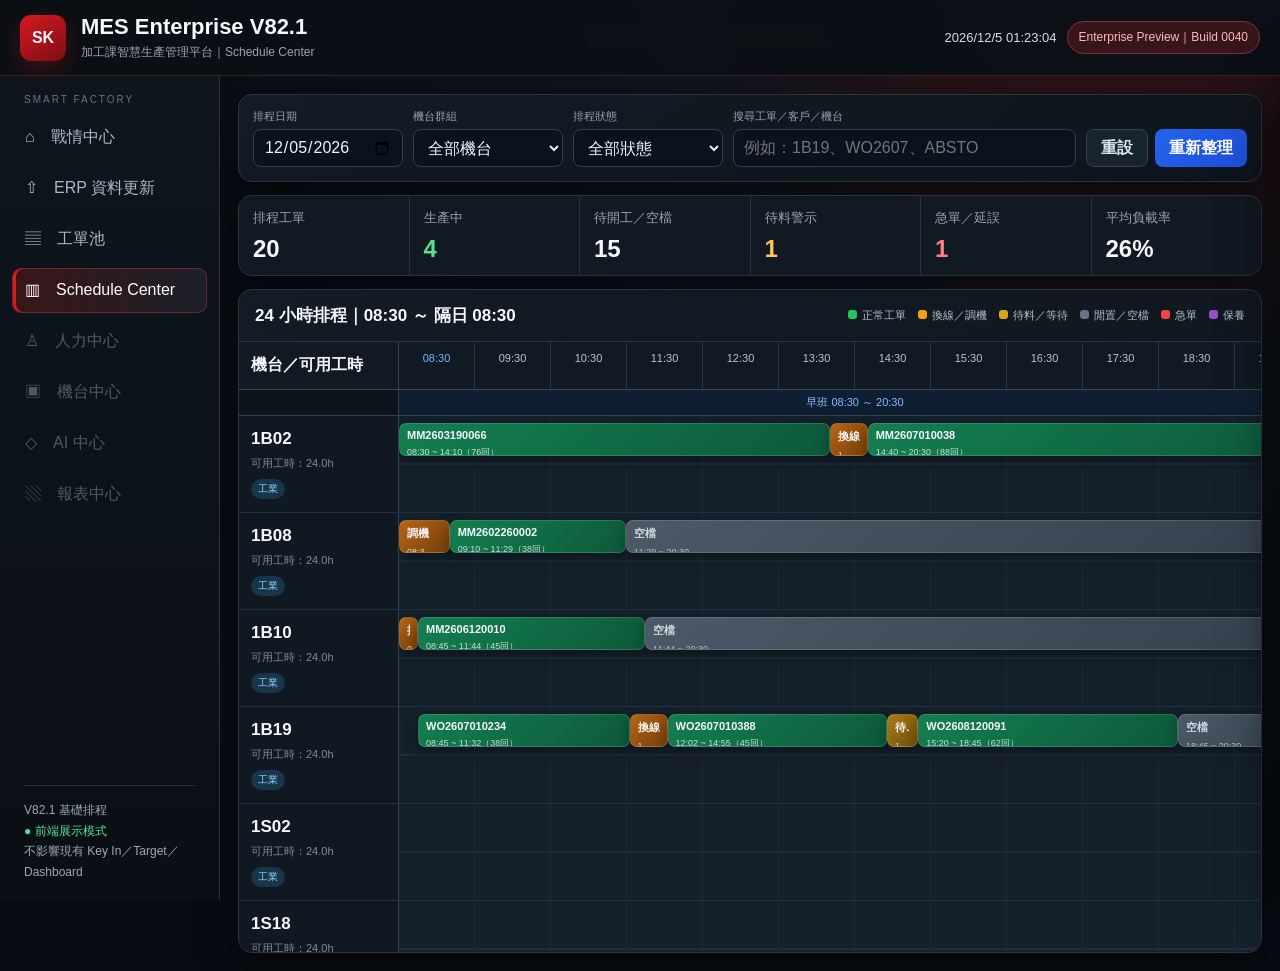
<file: schedule.html>
<!doctype html>
<html lang="zh-Hant">
<head>
<meta charset="utf-8">
<meta name="viewport" content="width=device-width,initial-scale=1">
<title>MES Enterprise V82.1｜Schedule Center</title>
<style>
:root{
  --bg:#080c12;--panel:#111820;--panel2:#151f2a;--line:#2b3541;
  --text:#f5f7fa;--muted:#98a3b2;--blue:#3b82f6;--cyan:#22d3ee;
  --green:#22c55e;--yellow:#f59e0b;--red:#ef4444;--gray:#64748b;
  --corp:#d71920;--corp2:#9f1118;--shadow:0 12px 38px #0008;
  --machine-col:160px;--hour-width:76px;
}
*{box-sizing:border-box}
html,body{margin:0;min-height:100%;background:radial-gradient(circle at 88% -10%,#3d1014 0,#10151c 30%,#080c12 66%);color:var(--text);font-family:"Microsoft JhengHei",Arial,sans-serif}
button,input,select{font:inherit}
header{
  position:sticky;top:0;z-index:50;height:76px;padding:11px 20px;
  display:flex;align-items:center;justify-content:space-between;
  background:#0b1016f3;border-bottom:1px solid #3b2022;backdrop-filter:blur(12px)
}
.brand{display:flex;align-items:center;gap:15px}
.logo{width:46px;height:46px;border-radius:11px;background:linear-gradient(145deg,var(--corp),#7c0e13);display:grid;place-items:center;font-weight:900;box-shadow:0 8px 22px #d7192040}
.brand h1{font-size:22px;margin:0}.brand p{margin:4px 0 0;font-size:12px;color:var(--muted)}
.header-right{display:flex;gap:10px;align-items:center}
.badge{border:1px solid #843038;background:#361619;color:#ffb8bc;border-radius:999px;padding:7px 11px;font-size:12px}
.clock{font-variant-numeric:tabular-nums;color:#d7dee8;font-size:13px}
.layout{display:grid;grid-template-columns:220px minmax(0,1fr);min-height:calc(100vh - 76px)}
aside{position:sticky;top:76px;height:calc(100vh - 76px);padding:18px 12px;background:linear-gradient(180deg,#0e151d,#0a0f15);border-right:1px solid #29313b}
.side-title{font-size:10px;letter-spacing:2px;color:#667382;padding:0 12px 10px}
.nav{display:grid;gap:6px}
.nav button{border:1px solid transparent;background:transparent;color:#aeb7c3;text-align:left;padding:11px 12px;border-radius:9px;cursor:pointer}
.nav button:hover{background:#171f29;color:#fff}
.nav button.active{background:linear-gradient(90deg,#3a1518,#1c2028);border-color:#6d282d;color:#fff;box-shadow:inset 3px 0 var(--corp)}
.nav .disabled{opacity:.42;cursor:default}
.side-foot{position:absolute;left:24px;right:24px;bottom:18px;border-top:1px solid #26303a;padding-top:14px;color:#9da8b5;font-size:12px;line-height:1.7}
main{padding:18px;min-width:0}
.toolbar,.summary,.schedule-card{background:linear-gradient(145deg,#131b24f5,#0e151df5);border:1px solid var(--line);border-radius:14px;box-shadow:var(--shadow)}
.toolbar{padding:14px;margin-bottom:13px}
.toolbar-grid{display:grid;grid-template-columns:150px 150px 150px 1fr auto;gap:10px;align-items:end}
.field label{display:block;color:var(--muted);font-size:11px;margin:0 0 5px}
.field input,.field select{width:100%;height:38px;background:#0a121d;color:#eef5fb;border:1px solid #314050;border-radius:8px;padding:0 10px}
.btn{height:38px;border:0;border-radius:8px;padding:0 14px;color:white;background:linear-gradient(135deg,var(--corp),var(--corp2));font-weight:700;cursor:pointer}
.btn.ghost{background:#182330;border:1px solid #344352;color:#dce5ee}
.btn.blue{background:linear-gradient(135deg,#2563eb,#1d4ed8)}
.summary{display:grid;grid-template-columns:repeat(6,1fr);gap:1px;overflow:hidden;margin-bottom:13px;background:#29333d}
.kpi{background:#111922;padding:12px 14px;min-height:78px}.kpi small{color:var(--muted)}.kpi strong{display:block;font-size:24px;margin-top:8px}.kpi strong.red{color:#ff7d86}.kpi strong.yellow{color:#ffc45b}.kpi strong.green{color:#5ae093}
.schedule-card{overflow:hidden}
.schedule-head{display:flex;justify-content:space-between;align-items:center;padding:14px 16px;border-bottom:1px solid var(--line)}
.schedule-head h2{font-size:17px;margin:0}.legend{display:flex;gap:12px;flex-wrap:wrap;color:#b7c0cb;font-size:11px}.legend i{display:inline-block;width:9px;height:9px;border-radius:3px;margin-right:5px}
.gantt-scroll{overflow:auto;max-height:calc(100vh - 290px);position:relative}
.gantt{min-width:calc(var(--machine-col) + 24 * var(--hour-width));position:relative}
.timeline-head{position:sticky;top:0;z-index:30;display:grid;grid-template-columns:var(--machine-col) calc(24 * var(--hour-width));background:#111922;border-bottom:1px solid #394655}
.machine-title{position:sticky;left:0;z-index:35;background:#111922;padding:13px 12px;font-weight:700;border-right:1px solid #394655}
.hours{display:grid;grid-template-columns:repeat(24,var(--hour-width));position:relative}
.hour{padding:10px 0;text-align:center;border-right:1px solid #263341;color:#b9c4d0;font-size:11px}
.hour.midnight{color:#ff7e86;background:#35181b}.hour.shift{color:#72b6ff}
.shift-band{display:grid;grid-template-columns:var(--machine-col) calc(24 * var(--hour-width));border-bottom:1px solid #33414f;background:#0d141c}
.shift-label{position:sticky;left:0;z-index:22;background:#0d141c;border-right:1px solid #33414f}
.shift-lanes{display:grid;grid-template-columns:1fr 1fr;font-size:11px}
.shift-lanes div{padding:5px 10px;text-align:center}.shift-lanes div:first-child{background:#17345b55;color:#85bcff}.shift-lanes div:last-child{background:#2b214e55;color:#c1a9ff}
.machine-row{display:grid;grid-template-columns:var(--machine-col) calc(24 * var(--hour-width));min-height:92px;border-bottom:1px solid #25313d}
.machine-cell{position:sticky;left:0;z-index:20;background:#101821;border-right:1px solid #34414f;padding:13px 12px}
.machine-cell b{font-size:17px}.machine-cell span{display:block;color:#7f8b98;font-size:11px;margin-top:7px}.machine-cell em{display:inline-block;margin-top:8px;font-style:normal;font-size:10px;border-radius:999px;padding:3px 7px;background:#18354a;color:#8fd6ff}
.lanes{position:relative;background:
 linear-gradient(90deg,transparent calc(var(--hour-width) - 1px),#25313d var(--hour-width)) 0 0/var(--hour-width) 100%,
 linear-gradient(#14202b 49%,#2a3642 50%,#14202b 51%);}
.job{position:absolute;height:33px;border-radius:7px;border:1px solid #ffffff24;padding:5px 7px;overflow:hidden;white-space:nowrap;text-overflow:ellipsis;cursor:pointer;box-shadow:0 5px 15px #0005;transition:.15s}
.job:hover{transform:translateY(-1px);filter:brightness(1.12);z-index:9}
.job.day{top:7px}.job.night{top:51px}
.job.production{background:linear-gradient(135deg,#137f50,#0d593b)}
.job.change{background:linear-gradient(135deg,#b86412,#75400d)}
.job.wait{background:linear-gradient(135deg,#aa7b12,#6f520f)}
.job.idle{background:linear-gradient(135deg,#4b5968,#34404d);color:#d0d7df}
.job.urgent{background:linear-gradient(135deg,#c5303e,#7f1f2b)}
.job.maintenance{background:linear-gradient(135deg,#8b3dc1,#55227a)}
.job b{display:block;font-size:11px;overflow:hidden;text-overflow:ellipsis}.job small{font-size:9px;opacity:.82}
.now-line{position:absolute;top:0;bottom:0;width:2px;background:#ff3d4d;z-index:18;pointer-events:none;box-shadow:0 0 8px #ff3d4d}.now-line:before{content:"現在";position:absolute;top:0;left:-16px;background:#ff3d4d;color:white;border-radius:4px;padding:2px 5px;font-size:9px}
.drawer{position:fixed;right:-430px;top:76px;bottom:0;width:420px;background:#111820;border-left:1px solid #384654;z-index:60;box-shadow:-18px 0 40px #0008;transition:.25s;padding:18px;overflow:auto}
.drawer.open{right:0}.drawer-close{float:right;border:0;background:#202c39;color:#fff;border-radius:7px;width:32px;height:32px;cursor:pointer}
.drawer h2{margin:4px 0 4px}.drawer .sub{color:var(--muted);font-size:12px}.detail-grid{display:grid;grid-template-columns:1fr 1fr;gap:9px;margin-top:16px}.detail{background:#0c131c;border:1px solid #2d3946;border-radius:9px;padding:10px}.detail small{display:block;color:#8794a3;font-size:10px}.detail b{display:block;margin-top:6px;font-size:13px}
.progress{height:8px;background:#26313c;border-radius:999px;overflow:hidden;margin-top:8px}.progress i{display:block;height:100%;background:linear-gradient(90deg,#2f80ed,#22c55e)}
.toast{position:fixed;right:20px;bottom:20px;z-index:100;background:#17212b;border:1px solid #42505f;border-radius:10px;padding:11px 14px;color:#eef5fa;opacity:0;transform:translateY(10px);transition:.2s;pointer-events:none}.toast.show{opacity:1;transform:none}
@media(max-width:1000px){.layout{grid-template-columns:1fr}aside{display:none}.toolbar-grid{grid-template-columns:1fr 1fr}.summary{grid-template-columns:repeat(3,1fr)}}
@media(max-width:640px){header{padding:10px 12px}.brand p,.clock{display:none}main{padding:10px}.toolbar-grid{grid-template-columns:1fr}.summary{grid-template-columns:repeat(2,1fr)}.drawer{width:100%;right:-100%}}
</style>
</head>
<body>
<header>
  <div class="brand">
    <div class="logo">SK</div>
    <div><h1>MES Enterprise V82.1</h1><p>加工課智慧生產管理平台｜Schedule Center</p></div>
  </div>
  <div class="header-right"><span class="clock" id="clock"></span><span class="badge">Enterprise Preview｜Build 0040</span></div>
</header>

<div class="layout">
<aside>
  <div class="side-title">SMART FACTORY</div>
  <div class="nav">
    <button>⌂　戰情中心</button>
    <button>⇧　ERP 資料更新</button>
    <button>▤　工單池</button>
    <button class="active">▥　Schedule Center</button>
    <button class="disabled">♙　人力中心</button>
    <button class="disabled">▣　機台中心</button>
    <button class="disabled">◇　AI 中心</button>
    <button class="disabled">▧　報表中心</button>
  </div>
  <div class="side-foot">V82.1 基礎排程<br><span style="color:#5ae093">● 前端展示模式</span><br>不影響現有 Key In／Target／Dashboard</div>
</aside>

<main>
  <section class="toolbar">
    <div class="toolbar-grid">
      <div class="field"><label>排程日期</label><input type="date" id="dateFilter"></div>
      <div class="field"><label>機台群組</label><select id="groupFilter"><option value="">全部機台</option><option>工業</option><option>保密</option><option>文具</option></select></div>
      <div class="field"><label>排程狀態</label><select id="statusFilter"><option value="">全部狀態</option><option value="production">正常工單</option><option value="change">換線／調機</option><option value="wait">待料／等待</option><option value="urgent">急單</option><option value="maintenance">保養</option></select></div>
      <div class="field"><label>搜尋工單／客戶／機台</label><input id="searchInput" placeholder="例如：1B19、WO2607、ABSTO"></div>
      <div style="display:flex;gap:7px"><button class="btn ghost" id="resetBtn">重設</button><button class="btn blue" id="refreshBtn">重新整理</button></div>
    </div>
  </section>

  <section class="summary">
    <div class="kpi"><small>排程工單</small><strong id="kpiJobs">0</strong></div>
    <div class="kpi"><small>生產中</small><strong class="green" id="kpiRunning">0</strong></div>
    <div class="kpi"><small>待開工／空檔</small><strong id="kpiIdle">0</strong></div>
    <div class="kpi"><small>待料警示</small><strong class="yellow" id="kpiWait">0</strong></div>
    <div class="kpi"><small>急單／延誤</small><strong class="red" id="kpiUrgent">0</strong></div>
    <div class="kpi"><small>平均負載率</small><strong id="kpiLoad">0%</strong></div>
  </section>

  <section class="schedule-card">
    <div class="schedule-head">
      <h2>24 小時排程｜08:30 ～ 隔日 08:30</h2>
      <div class="legend">
        <span><i style="background:#22c55e"></i>正常工單</span><span><i style="background:#f59e0b"></i>換線／調機</span>
        <span><i style="background:#d6a51c"></i>待料／等待</span><span><i style="background:#64748b"></i>閒置／空檔</span>
        <span><i style="background:#ef4444"></i>急單</span><span><i style="background:#9c4dcc"></i>保養</span>
      </div>
    </div>
    <div class="gantt-scroll" id="ganttScroll"><div class="gantt" id="gantt"></div></div>
  </section>
</main>
</div>

<aside class="drawer" id="drawer">
  <button class="drawer-close" id="drawerClose">×</button>
  <h2 id="dTitle">工單明細</h2><div class="sub" id="dSub"></div>
  <div class="detail-grid" id="detailGrid"></div>
  <div style="margin-top:16px"><small style="color:#8d9aaa">完成進度</small><div class="progress"><i id="progressBar" style="width:0%"></i></div><div id="progressText" style="margin-top:7px;font-size:12px;color:#c9d3dd"></div></div>
  <div style="margin-top:18px;display:flex;gap:8px"><button class="btn blue" onclick="toast('已定位至此工單')">定位排程</button><button class="btn ghost" onclick="toast('V82.2 將開放編輯排程')">編輯排程</button></div>
</aside>
<div class="toast" id="toast"></div>

<script>
const MACHINE_GROUPS={
  工業:["1B02","1B08","1B10","1B19","1S02","1S18"],
  保密:["1S03","1S07","1S12","1S16","1S19"],
  文具:["1B22","1V01","1V02","1V09"]
};
const jobs=[
 {machine:"1B02",group:"工業",type:"production",wo:"MM2603190066",customer:"工業客戶A",spec:"50mm × 100M",start:"08:30",end:"14:10",roll:76,target:120,done:42,status:"生產中"},
 {machine:"1B02",group:"工業",type:"change",wo:"換線",customer:"",spec:"",start:"14:10",end:"14:40",roll:0,target:0,done:0,status:"換線"},
 {machine:"1B02",group:"工業",type:"production",wo:"MM2607010038",customer:"ABSTO",spec:"18mm × 50M",start:"14:40",end:"20:30",roll:88,target:88,done:0,status:"待開工"},
 {machine:"1B02",group:"工業",type:"production",wo:"MM2608130055",customer:"工業客戶B",spec:"48mm × 40M",start:"20:30",end:"03:30",roll:56,target:56,done:0,status:"待開工"},

 {machine:"1B08",group:"工業",type:"change",wo:"調機",customer:"",spec:"",start:"08:30",end:"09:10",roll:0,target:0,done:0,status:"調機"},
 {machine:"1B08",group:"工業",type:"production",wo:"MM2602260002",customer:"SKT",spec:"30mm × 100M",start:"09:10",end:"11:29",roll:38,target:38,done:38,status:"已完成"},
 {machine:"1B08",group:"工業",type:"idle",wo:"空檔",customer:"",spec:"",start:"11:29",end:"20:30",roll:0,target:0,done:0,status:"空檔"},
 {machine:"1B08",group:"工業",type:"production",wo:"MM2608130055",customer:"工業客戶B",spec:"25mm × 60M",start:"20:30",end:"03:30",roll:56,target:56,done:0,status:"待開工"},

 {machine:"1B10",group:"工業",type:"change",wo:"換線",customer:"",spec:"",start:"08:30",end:"08:45",roll:0,target:0,done:0,status:"換線"},
 {machine:"1B10",group:"工業",type:"production",wo:"MM2606120010",customer:"工業客戶C",spec:"12mm × 50M",start:"08:45",end:"11:44",roll:45,target:45,done:45,status:"已完成"},
 {machine:"1B10",group:"工業",type:"idle",wo:"空檔",customer:"",spec:"",start:"11:44",end:"20:30",roll:0,target:0,done:0,status:"空檔"},
 {machine:"1B10",group:"工業",type:"urgent",wo:"MM2609101000",customer:"急單客戶",spec:"60mm × 30M",start:"20:30",end:"05:00",roll:82,target:82,done:0,status:"急單"},

 {machine:"1B19",group:"工業",type:"production",wo:"WO2607010234",customer:"ABSTO",spec:"18mm × 50M",start:"08:45",end:"11:32",roll:38,target:38,done:38,status:"已完成"},
 {machine:"1B19",group:"工業",type:"change",wo:"換線",customer:"",spec:"",start:"11:32",end:"12:02",roll:0,target:0,done:0,status:"換線"},
 {machine:"1B19",group:"工業",type:"production",wo:"WO2607010388",customer:"文具客戶A",spec:"24mm × 40M",start:"12:02",end:"14:55",roll:45,target:45,done:28,status:"生產中"},
 {machine:"1B19",group:"工業",type:"wait",wo:"待料",customer:"",spec:"",start:"14:55",end:"15:20",roll:0,target:0,done:0,status:"待料"},
 {machine:"1B19",group:"工業",type:"production",wo:"WO2608120091",customer:"工業客戶D",spec:"48mm × 50M",start:"15:20",end:"18:45",roll:62,target:62,done:0,status:"待開工"},
 {machine:"1B19",group:"工業",type:"idle",wo:"空檔",customer:"",spec:"",start:"18:45",end:"20:30",roll:0,target:0,done:0,status:"空檔"},
 {machine:"1B19",group:"工業",type:"production",wo:"WO2608130055",customer:"工業客戶E",spec:"36mm × 80M",start:"20:40",end:"03:30",roll:56,target:56,done:0,status:"待開工"},

 {machine:"1B22",group:"文具",type:"change",wo:"換線",customer:"",spec:"",start:"08:30",end:"09:50",roll:0,target:0,done:0,status:"換線"},
 {machine:"1B22",group:"文具",type:"production",wo:"MM2601020034",customer:"文具客戶B",spec:"12mm × 10M",start:"09:52",end:"11:43",roll:25,target:25,done:25,status:"已完成"},
 {machine:"1B22",group:"文具",type:"production",wo:"MM2601020036",customer:"文具客戶B",spec:"18mm × 15M",start:"11:44",end:"16:44",roll:68,target:68,done:34,status:"生產中"},
 {machine:"1B22",group:"文具",type:"production",wo:"MM2601020037",customer:"文具客戶C",spec:"24mm × 20M",start:"16:44",end:"20:25",roll:72,target:72,done:0,status:"待開工"},
 {machine:"1B22",group:"文具",type:"idle",wo:"空檔",customer:"",spec:"",start:"20:30",end:"08:30",roll:0,target:0,done:0,status:"空檔"},

 {machine:"1S03",group:"保密",type:"production",wo:"WO2607020012",customer:"保密客戶A",spec:"25mm × 50M",start:"08:30",end:"10:20",roll:26,target:26,done:26,status:"已完成"},
 {machine:"1S03",group:"保密",type:"change",wo:"換線",customer:"",spec:"",start:"10:20",end:"10:30",roll:0,target:0,done:0,status:"換線"},
 {machine:"1S03",group:"保密",type:"production",wo:"WO2607020033",customer:"保密客戶B",spec:"36mm × 100M",start:"10:30",end:"14:15",roll:38,target:38,done:20,status:"生產中"},
 {machine:"1S03",group:"保密",type:"maintenance",wo:"保養",customer:"",spec:"定期刀具檢查",start:"14:15",end:"14:45",roll:0,target:0,done:0,status:"保養"},
 {machine:"1S03",group:"保密",type:"production",wo:"WO2607020044",customer:"保密客戶C",spec:"48mm × 50M",start:"14:45",end:"16:50",roll:34,target:34,done:0,status:"待開工"},
 {machine:"1S03",group:"保密",type:"idle",wo:"空檔",customer:"",spec:"",start:"16:50",end:"20:30",roll:0,target:0,done:0,status:"空檔"},
 {machine:"1S03",group:"保密",type:"production",wo:"WO2607020055",customer:"保密客戶D",spec:"60mm × 60M",start:"20:30",end:"03:30",roll:60,target:60,done:0,status:"待開工"},

 {machine:"1V09",group:"文具",type:"change",wo:"換線",customer:"",spec:"",start:"08:30",end:"08:45",roll:0,target:0,done:0,status:"換線"},
 {machine:"1V09",group:"文具",type:"change",wo:"短工單 8筆",customer:"文具群組",spec:"多規格",start:"09:05",end:"10:30",roll:8,target:8,done:8,status:"已完成"},
 {machine:"1V09",group:"文具",type:"production",wo:"WO2607020011",customer:"文具客戶D",spec:"18mm × 10M",start:"10:45",end:"12:22",roll:32,target:32,done:32,status:"已完成"},
 {machine:"1V09",group:"文具",type:"idle",wo:"空檔",customer:"",spec:"",start:"12:22",end:"20:30",roll:0,target:0,done:0,status:"空檔"},
 {machine:"1V09",group:"文具",type:"production",wo:"WO2607020033",customer:"文具客戶E",spec:"24mm × 30M",start:"20:30",end:"03:45",roll:60,target:60,done:0,status:"待開工"}
];

const allMachines=Object.values(MACHINE_GROUPS).flat();
const gantt=document.getElementById("gantt");
function minutes(t){
  let [h,m]=t.split(":").map(Number);
  let total=h*60+m;
  if(total<510) total+=1440;
  return total-510;
}
function render(){
  const group=document.getElementById("groupFilter").value;
  const status=document.getElementById("statusFilter").value;
  const q=document.getElementById("searchInput").value.trim().toUpperCase();
  let machines=allMachines.filter(m=>!group || MACHINE_GROUPS[group].includes(m));
  if(q) machines=machines.filter(m=>m.includes(q)||jobs.some(j=>j.machine===m&&[j.wo,j.customer,j.spec].join(" ").toUpperCase().includes(q)));
  const filteredJobs=jobs.filter(j=>machines.includes(j.machine)&&(!status||j.type===status)&&(!q||[j.machine,j.wo,j.customer,j.spec].join(" ").toUpperCase().includes(q)));
  if(status) machines=machines.filter(m=>filteredJobs.some(j=>j.machine===m));

  let s='<div class="timeline-head"><div class="machine-title">機台／可用工時</div><div class="hours">';
  for(let i=0;i<24;i++){
    const total=(8*60+30+i*60)%(24*60), h=String(Math.floor(total/60)).padStart(2,"0"), m=String(total%60).padStart(2,"0");
    s+=`<div class="hour ${h==="00"?"midnight":(i===0||i===12?"shift":"")}">${h}:${m}${h==="00"?"<br><small>隔日</small>":""}</div>`;
  }
  s+='</div></div><div class="shift-band"><div class="shift-label"></div><div class="shift-lanes"><div>早班 08:30 ～ 20:30</div><div>夜班 20:30 ～ 隔日 08:30</div></div></div>';

  machines.forEach(machine=>{
    const groupName=Object.keys(MACHINE_GROUPS).find(g=>MACHINE_GROUPS[g].includes(machine));
    s+=`<div class="machine-row"><div class="machine-cell"><b>${machine}</b><span>可用工時：24.0h</span><em>${groupName}</em></div><div class="lanes">`;
    filteredJobs.filter(j=>j.machine===machine).forEach((j,idx)=>{
      let start=minutes(j.start),end=minutes(j.end); if(end<=start)end+=1440;
      const left=start/60*76,width=Math.max((end-start)/60*76,10),lane=start<720?"day":"night";
      s+=`<div class="job ${j.type} ${lane}" style="left:${left}px;width:${width}px" data-machine="${machine}" data-index="${jobs.indexOf(j)}"><b>${j.wo}</b><small>${j.start} ~ ${j.end}${j.roll?`（${j.roll}回）`:""}</small></div>`;
    });
    s+='</div></div>';
  });
  gantt.innerHTML=s;
  drawNowLine();
  gantt.querySelectorAll(".job").forEach(el=>el.addEventListener("click",()=>openDetail(jobs[Number(el.dataset.index)])));
  updateKpi(filteredJobs,machines);
}
function updateKpi(rows,machines){
  const production=rows.filter(j=>j.type==="production"||j.type==="urgent");
  document.getElementById("kpiJobs").textContent=production.length;
  document.getElementById("kpiRunning").textContent=rows.filter(j=>j.status==="生產中").length;
  document.getElementById("kpiIdle").textContent=rows.filter(j=>j.type==="idle"||j.status==="待開工").length;
  document.getElementById("kpiWait").textContent=rows.filter(j=>j.type==="wait").length;
  document.getElementById("kpiUrgent").textContent=rows.filter(j=>j.type==="urgent").length;
  const busy=rows.filter(j=>j.type!=="idle").reduce((a,j)=>{let d=minutes(j.end)-minutes(j.start);if(d<=0)d+=1440;return a+d},0);
  document.getElementById("kpiLoad").textContent=(machines.length?Math.min(100,Math.round(busy/(machines.length*1440)*100)):0)+"%";
}
function drawNowLine(){
  const old=document.querySelector(".now-line");if(old)old.remove();
  const d=new Date(),now=d.getHours()*60+d.getMinutes(),base=8*60+30;
  let diff=now-base;if(diff<0)diff+=1440;
  const line=document.createElement("div");line.className="now-line";line.style.left=`calc(var(--machine-col) + ${diff/60*76}px)`;
  gantt.appendChild(line);
}
function openDetail(j){
  document.getElementById("dTitle").textContent=j.wo;
  document.getElementById("dSub").textContent=`${j.machine}｜${j.start} ～ ${j.end}｜${j.status}`;
  const items=[["機台",j.machine],["群組",j.group],["客戶",j.customer||"—"],["產品規格",j.spec||"—"],["目標回數",j.target||"—"],["已完成回數",j.done||0],["排程狀態",j.status],["作業類型",typeName(j.type)]];
  document.getElementById("detailGrid").innerHTML=items.map(x=>`<div class="detail"><small>${x[0]}</small><b>${x[1]}</b></div>`).join("");
  const pct=j.target?Math.min(100,Math.round(j.done/j.target*100)):0;
  document.getElementById("progressBar").style.width=pct+"%";document.getElementById("progressText").textContent=`${pct}%（${j.done||0} / ${j.target||0} 回）`;
  document.getElementById("drawer").classList.add("open");
}
function typeName(t){return {production:"正常工單",change:"換線／調機",wait:"待料／等待",idle:"閒置／空檔",urgent:"急單",maintenance:"保養"}[t]||t}
function toast(msg){const t=document.getElementById("toast");t.textContent=msg;t.classList.add("show");setTimeout(()=>t.classList.remove("show"),1800)}
document.getElementById("drawerClose").onclick=()=>document.getElementById("drawer").classList.remove("open");
["groupFilter","statusFilter"].forEach(id=>document.getElementById(id).addEventListener("change",render));
document.getElementById("searchInput").addEventListener("input",render);
document.getElementById("resetBtn").onclick=()=>{document.getElementById("groupFilter").value="";document.getElementById("statusFilter").value="";document.getElementById("searchInput").value="";render();};
document.getElementById("refreshBtn").onclick=()=>{render();toast("排程畫面已重新整理");};
document.getElementById("dateFilter").value=new Date().toISOString().slice(0,10);
setInterval(()=>{document.getElementById("clock").textContent=new Date().toLocaleString("zh-TW",{hour12:false});},1000);
render();
</script>
</body>
</html>
</file>
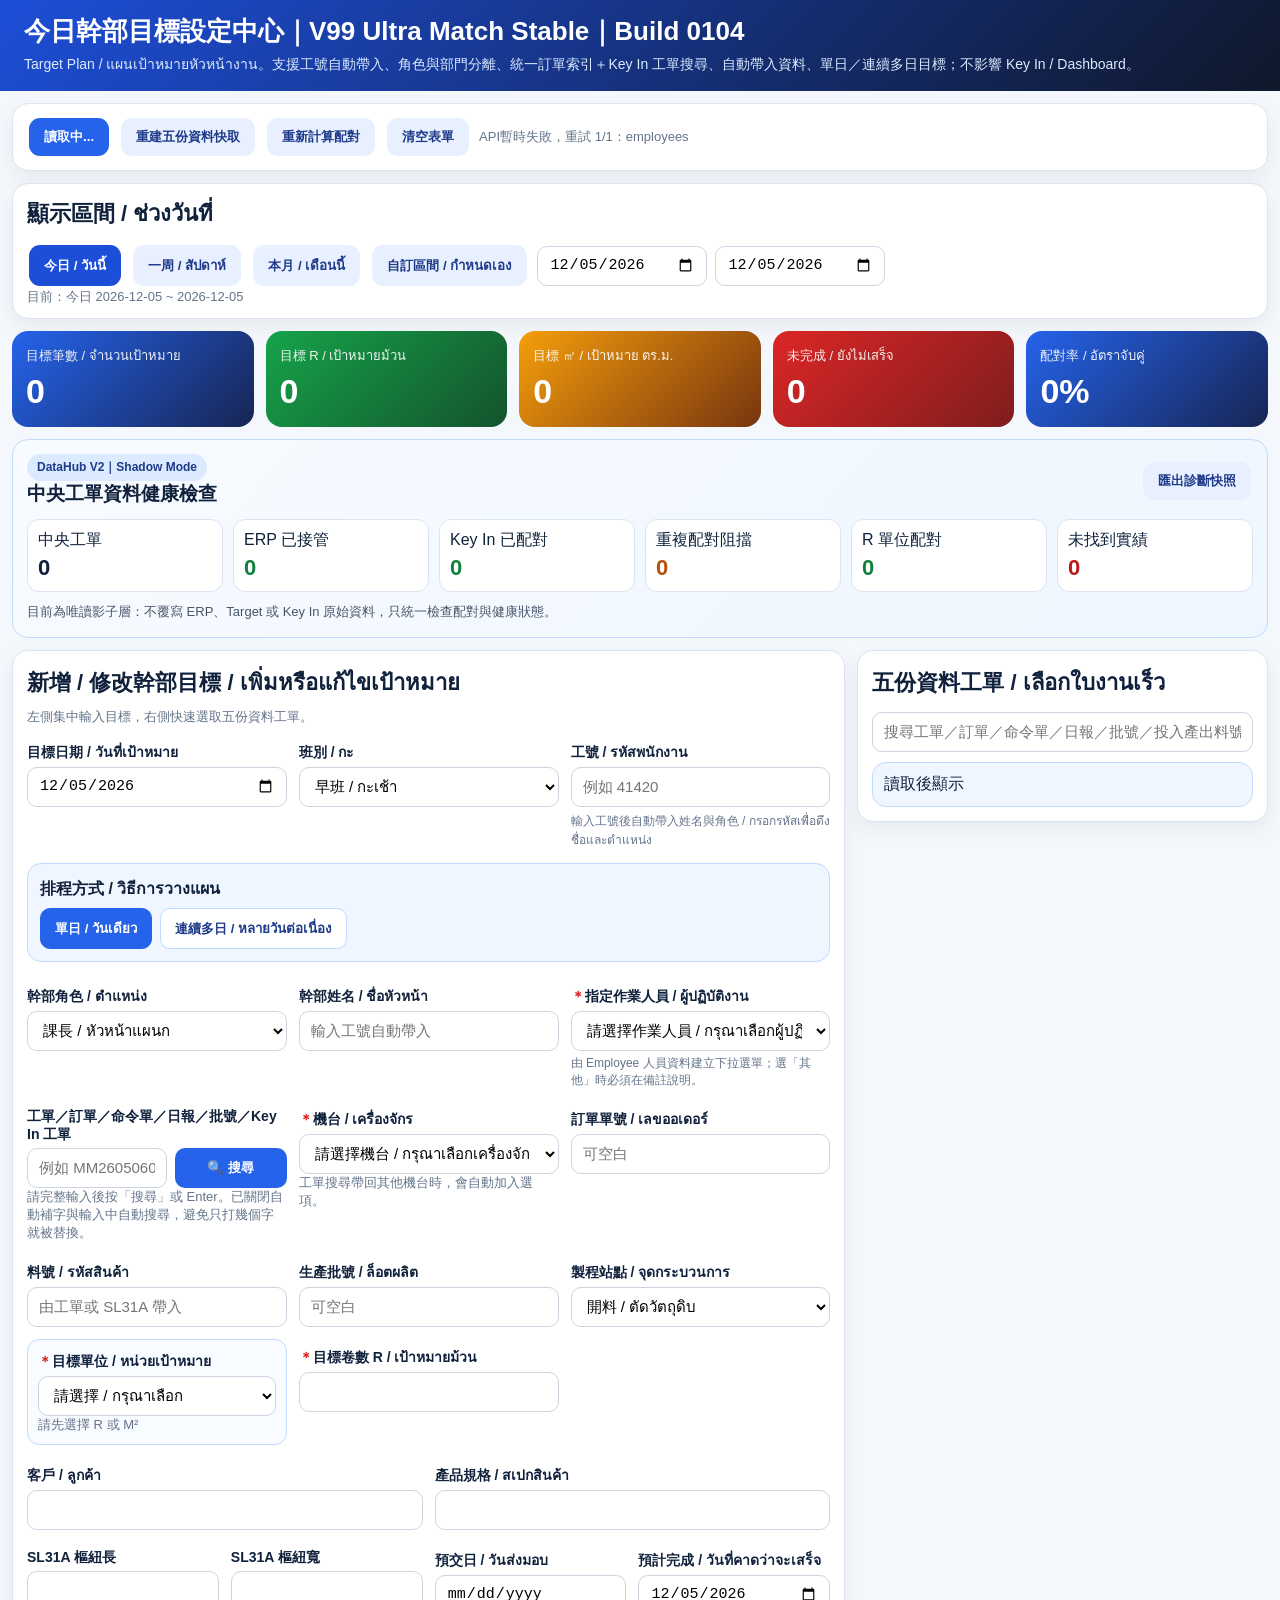
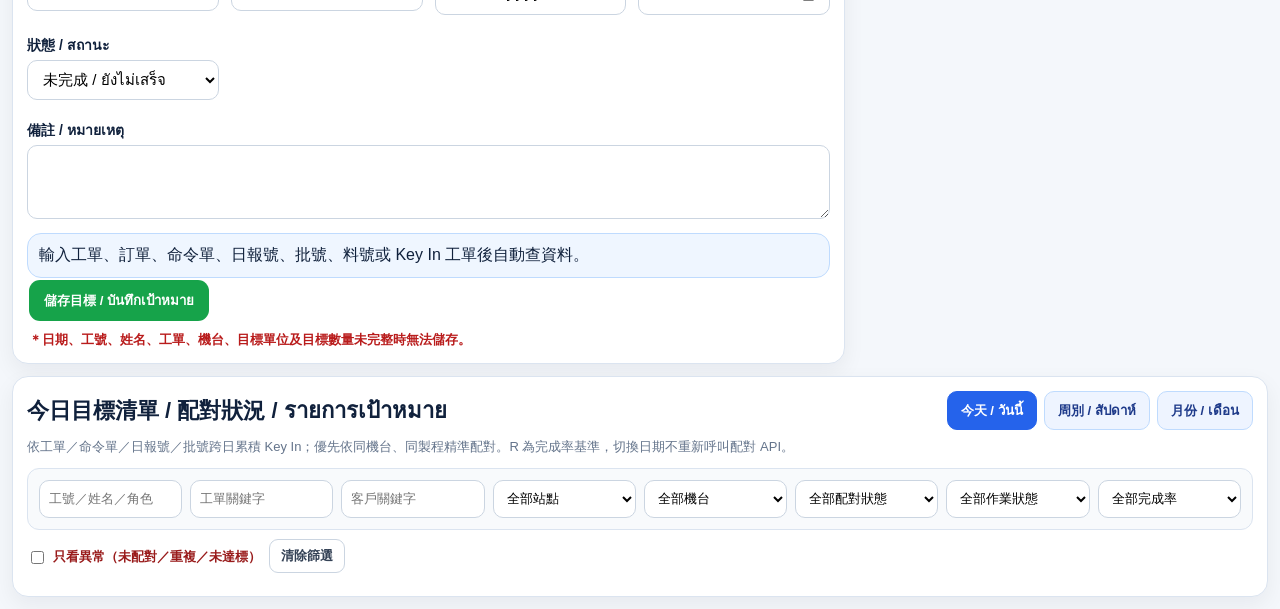
<file: target (1).html>
<!doctype html>
<html lang="zh-Hant">
<head>
<meta charset="utf-8"><meta name="viewport" content="width=device-width,initial-scale=1">
<title>V99 MES Target｜Ultra Match Stable｜Build 0104</title>
<style>
:root{--bg:#f4f7fb;--ink:#10213c;--muted:#64748b;--line:#dbe4f0;--brand:#2563eb;--ok:#16a34a;--bad:#dc2626;--warn:#f59e0b;--soft:#eef6ff;--card:#fff}*{box-sizing:border-box}body{margin:0;background:var(--bg);font-family:"Microsoft JhengHei",Arial,sans-serif;color:var(--ink)}header{padding:16px 24px;background:linear-gradient(135deg,#1d4ed8,#0f172a);color:white}h1{margin:0;font-size:26px;line-height:1.2}h2{margin:0 0 12px;font-size:22px}header p{margin:6px 0 0;color:#dbeafe;font-size:14px}.wrap{max-width:1700px;margin:auto;padding:12px}.nav{display:none!important}.grid{display:grid;grid-template-columns:repeat(12,1fr);gap:12px;align-items:start}.card{background:var(--card);border:1px solid var(--line);border-radius:16px;padding:14px;box-shadow:0 8px 22px rgba(15,23,42,.06)}.toolbar{display:flex;align-items:center;gap:8px;flex-wrap:wrap}.col12{grid-column:span 12}.col8{grid-column:span 8}.col6{grid-column:span 6}.col4{grid-column:span 4}.col3{grid-column:span 3}@media(max-width:1050px){.col8,.col6,.col4,.col3{grid-column:span 12}}label{display:block;margin:7px 0 4px;font-weight:900;font-size:14px}input,select,textarea{width:100%;padding:9px 11px;border:1px solid #cbd5e1;border-radius:10px;font-size:15px;background:white;min-height:40px}textarea{min-height:74px}.btn{border:0;border-radius:11px;padding:10px 15px;font-weight:900;cursor:pointer;background:var(--brand);color:white;margin:2px}.btn.ok{background:var(--ok)}.btn.ghost{background:#e8f0ff;color:#1e3a8a}.btn.danger{background:var(--bad)}.btn.active{background:#1d4ed8;color:#fff}.muted{color:var(--muted);font-size:13px}.kpirow{grid-column:span 12;display:grid;grid-template-columns:repeat(5,minmax(140px,1fr));gap:12px}.kpi{color:white;border-radius:16px;padding:14px;min-height:96px}.blue{background:linear-gradient(135deg,#2563eb,#172554)}.green{background:linear-gradient(135deg,#16a34a,#14532d)}.orange{background:linear-gradient(135deg,#f59e0b,#78350f)}.red{background:linear-gradient(135deg,#dc2626,#7f1d1d)}.kpi .label{font-size:13px;opacity:.92;margin:0}.kpi .num{font-size:34px;font-weight:900;margin-top:8px;line-height:1}.scroll{max-height:430px;overflow:auto;border:1px solid var(--line);border-radius:12px}table{width:100%;border-collapse:collapse;font-size:13px}th,td{padding:8px;border-bottom:1px solid var(--line);text-align:left;vertical-align:top}th{position:sticky;top:0;background:#f8fafc}.toast{position:fixed;right:16px;bottom:16px;background:#020617;color:#fff;padding:12px 16px;border-radius:12px;display:none;z-index:9999}.toast.show{display:block}.found{background:#eff6ff;border:1px solid #bfdbfe;border-radius:14px;padding:11px;margin-top:10px}.warn{background:#fffbeb;border-left:6px solid var(--warn)}.listitem{padding:9px;border-bottom:1px solid #dbe4f0;cursor:pointer}.listitem:hover{background:#f8fafc}.pill{display:inline-block;background:#eef2ff;color:#1e3a8a;border-radius:999px;padding:5px 9px;font-weight:900;font-size:12px}.status-ok{color:#15803d;font-weight:900}.status-run{color:#b45309;font-weight:900}.status-wait{color:#991b1b;font-weight:900}.rangebar{display:flex;gap:8px;align-items:center;flex-wrap:wrap}.rangebar input{max-width:170px}.compact-card{padding:12px 14px}.section-note{font-size:13px;color:#64748b;margin-top:-4px;margin-bottom:8px}.targetListHead{display:flex;align-items:center;justify-content:space-between;gap:12px;flex-wrap:wrap;margin-bottom:8px}.targetListHead h2{margin:0}.targetRangeBtns{display:flex;gap:7px;align-items:center;flex-wrap:wrap}.targetRangeBtn{border:1px solid #bfdbfe;background:#eef4ff;color:#1e3a8a;border-radius:10px;padding:8px 13px;font-weight:900;cursor:pointer}.targetRangeBtn:hover{background:#dbeafe}.targetRangeBtn.active{background:#2563eb;border-color:#2563eb;color:#fff}@media(max-width:1050px){.kpirow{grid-template-columns:repeat(2,1fr)}}@media(max-width:560px){.kpirow{grid-template-columns:1fr}.wrap{padding:8px}header{padding:14px 16px}h1{font-size:22px}}

/* V83.5.1 Smart Target additions */
.scheduleModeBox{grid-column:span 12;border:1px solid #bfdbfe;background:#eff6ff;border-radius:14px;padding:12px;margin:2px 0 4px}
.modeButtons{display:flex;gap:8px;flex-wrap:wrap;margin-top:7px}.modeBtn{border:1px solid #bfdbfe;background:#fff;color:#1e3a8a;border-radius:10px;padding:9px 14px;font-weight:900;cursor:pointer}.modeBtn.active{background:#2563eb;color:#fff;border-color:#2563eb}
.multiFields{display:none;grid-template-columns:repeat(4,1fr);gap:10px;margin-top:10px}.multiFields.show{display:grid}.multiHint{grid-column:span 4;color:#475569;font-size:13px;line-height:1.6}.checkLine{display:flex;align-items:center;gap:7px;font-weight:800;font-size:13px}.checkLine input{width:auto;min-height:0}
.searchProgress{margin-top:8px;border:1px solid #bfdbfe;border-radius:12px;padding:10px;background:#f8fbff}.searchHead{display:flex;align-items:center;gap:9px;font-weight:900;color:#1d4ed8}.spinner{width:17px;height:17px;border:3px solid #bfdbfe;border-top-color:#2563eb;border-radius:50%;animation:spin .75s linear infinite}.progressTrack{height:8px;background:#dbeafe;border-radius:99px;overflow:hidden;margin:9px 0}.progressBar{height:100%;width:0;background:linear-gradient(90deg,#2563eb,#38bdf8);transition:width .35s ease}.searchSteps{font-size:12px;color:#64748b}.searchDone{animation:successPulse .5s ease}.fieldFlash{animation:fieldFlash .65s ease}
.empStatus{font-size:12px;margin-top:4px;color:#64748b;min-height:18px}.empStatus.ok{color:#15803d;font-weight:800}.empStatus.bad{color:#b91c1c;font-weight:800}
.saveOverlay{display:none;position:fixed;inset:0;background:#0f172a99;z-index:10000;align-items:center;justify-content:center}.saveOverlay.show{display:flex}.savePanel{width:min(520px,92vw);background:#fff;border-radius:18px;padding:22px;box-shadow:0 25px 70px #0006}.savePanel h3{margin:0 0 10px;font-size:22px}.previewList{max-height:260px;overflow:auto;border:1px solid #dbe4f0;border-radius:12px;margin:10px 0}.previewRow{display:flex;justify-content:space-between;padding:9px 11px;border-bottom:1px solid #eef2f7}.previewRow:last-child{border-bottom:0}
@keyframes spin{to{transform:rotate(360deg)}}@keyframes successPulse{0%{transform:scale(.98);opacity:.65}100%{transform:scale(1);opacity:1}}@keyframes fieldFlash{0%,100%{background:#fff}50%{background:#dcfce7}}
@media(max-width:900px){.multiFields{grid-template-columns:1fr 1fr}.multiHint{grid-column:span 2}}@media(max-width:560px){.multiFields{grid-template-columns:1fr}.multiHint{grid-column:span 1}}

.lookupLine{display:flex;gap:8px;align-items:stretch}.lookupLine input{flex:1}.lookupBtn{width:112px;min-width:112px;border:0;border-radius:10px;background:#2563eb;color:#fff;font-weight:900;cursor:pointer}.lookupBtn:hover{filter:brightness(.96)}.lookupBtn:disabled{opacity:.65;cursor:wait}.lookupBtn.ok{background:#16a34a}.lookupBtn.bad{background:#dc2626}.variance-over{color:#15803d;font-weight:900}.variance-gap{color:#b45309;font-weight:900}.variance-wait{color:#64748b;font-weight:800}@media(max-width:560px){.lookupLine{flex-direction:column}.lookupBtn{width:100%}}

.datahubCard{grid-column:span 12;border:1px solid #bfdbfe;background:linear-gradient(135deg,#f8fbff,#eef6ff);border-radius:16px;padding:14px}.datahubHead{display:flex;align-items:center;justify-content:space-between;gap:12px;flex-wrap:wrap}.datahubTitle{font-size:19px;font-weight:900}.datahubBadge{display:inline-block;border-radius:999px;padding:5px 10px;background:#dbeafe;color:#1e3a8a;font-weight:900;font-size:12px}.datahubGrid{display:grid;grid-template-columns:repeat(6,minmax(120px,1fr));gap:10px;margin-top:12px}.dhStat{background:#fff;border:1px solid #dbe4f0;border-radius:12px;padding:10px}.dhStat b{display:block;font-size:22px;margin-top:4px}.dhOk{color:#15803d}.dhWarn{color:#b45309}.dhBad{color:#b91c1c}.dhNote{margin-top:10px;color:#475569;font-size:13px;line-height:1.6}@media(max-width:900px){.datahubGrid{grid-template-columns:repeat(3,1fr)}}@media(max-width:560px){.datahubGrid{grid-template-columns:repeat(2,1fr)}}
.requiredMark{color:#dc2626;font-weight:900}.fieldInvalid{border:2px solid #dc2626!important;background:#fff7f7!important}.targetUnitBox{border:1px solid #bfdbfe;background:#f8fbff;border-radius:12px;padding:10px}.targetUnitBox label{margin-top:0}.targetQtyHidden{display:none!important}.saveGuardHint{display:block;margin:8px 2px 0;color:#b91c1c;font-weight:800;font-size:13px}
.targetFilters{display:grid;grid-template-columns:repeat(8,minmax(120px,1fr));gap:8px;margin:12px 0 9px;padding:11px;background:#f8fafc;border:1px solid var(--line);border-radius:12px}.targetFilters input,.targetFilters select{min-height:38px;padding:7px 9px;font-size:13px}.filterActions{display:flex;align-items:center;gap:8px;flex-wrap:wrap;margin-bottom:9px}.filterCheck{display:flex;align-items:center;gap:6px;font-size:13px;font-weight:900;color:#991b1b}.filterCheck input{width:auto;min-height:0}.filterCount{font-weight:900;color:#1d4ed8}.clearFilterBtn{border:1px solid #cbd5e1;background:#fff;color:#334155;border-radius:9px;padding:7px 11px;font-weight:900;cursor:pointer}@media(max-width:1200px){.targetFilters{grid-template-columns:repeat(4,1fr)}}@media(max-width:700px){.targetFilters{grid-template-columns:repeat(2,1fr)}}@media(max-width:430px){.targetFilters{grid-template-columns:1fr}}

/* Build 0104：儲存成功中央提示 */
.saveResultOverlay{display:none;position:fixed;inset:0;background:rgba(15,23,42,.62);z-index:12000;align-items:center;justify-content:center;padding:18px}.saveResultOverlay.show{display:flex}.saveResultPanel{width:min(520px,94vw);background:#fff;border-radius:22px;padding:28px 24px;text-align:center;box-shadow:0 30px 90px rgba(0,0,0,.38);border:4px solid #22c55e}.saveResultIcon{font-size:58px;line-height:1}.saveResultTitle{font-size:27px;font-weight:900;color:#15803d;margin-top:8px}.saveResultText{font-size:16px;color:#334155;line-height:1.7;margin-top:10px}.saveResultBar{height:10px;background:#dcfce7;border-radius:99px;overflow:hidden;margin-top:18px}.saveResultBar>div{height:100%;width:100%;background:#22c55e;animation:saveResultCountdown 1.8s linear forwards}.saveResultClose{margin-top:18px;border:0;border-radius:12px;background:#16a34a;color:#fff;padding:11px 22px;font-weight:900;font-size:16px;cursor:pointer}@keyframes saveResultCountdown{from{width:100%}to{width:0}}
</style>
</head>
<body>
<header><h1>今日幹部目標設定中心｜V99 Ultra Match Stable｜Build 0104</h1><p>Target Plan / แผนเป้าหมายหัวหน้างาน。支援工號自動帶入、角色與部門分離、統一訂單索引＋Key In 工單搜尋、自動帶入資料、單日／連續多日目標；不影響 Key In / Dashboard。</p></header>
<div class="wrap">
  <div class="grid">
    <div class="card col12 compact-card toolbar">
      <button class="btn" id="loadBtn" onclick="loadBootstrap()">重新讀取目標/人員</button>
      <button class="btn ghost" id="cacheBtn" onclick="rebuildOrderCache()">重建五份資料快取</button>
      <button class="btn ghost" id="rematchBtn" onclick="recalculateMatches(true)">重新計算配對</button>
      <button class="btn ghost" onclick="clearForm()">清空表單</button>
      <span id="loadMsg" class="muted"></span>
    </div>

    <div class="card col12 compact-card">
      <h2>顯示區間 / ช่วงวันที่</h2>
      <div class="rangebar">
        <button class="btn active" id="btnToday" onclick="setRangeMode('today')">今日 / วันนี้</button>
        <button class="btn ghost" id="btnWeek" onclick="setRangeMode('week')">一周 / สัปดาห์</button>
        <button class="btn ghost" id="btnMonth" onclick="setRangeMode('month')">本月 / เดือนนี้</button>
        <button class="btn ghost" id="btnCustom" onclick="setRangeMode('custom')">自訂區間 / กำหนดเอง</button>
        <input id="rangeStart" type="date" onchange="setRangeMode('custom',false)">
        <input id="rangeEnd" type="date" onchange="setRangeMode('custom',false)">
      </div>
      <div class="muted" id="rangeHint">目前：今日</div>
    </div>

    <div class="kpirow">
      <div class="kpi blue"><div class="label">目標筆數 / จำนวนเป้าหมาย</div><div class="num" id="kpiTargets">0</div></div>
      <div class="kpi green"><div class="label">目標 R / เป้าหมายม้วน</div><div class="num" id="kpiRoll">0</div></div>
      <div class="kpi orange"><div class="label">目標 ㎡ / เป้าหมาย ตร.ม.</div><div class="num" id="kpiM2">0</div></div>
      <div class="kpi red"><div class="label">未完成 / ยังไม่เสร็จ</div><div class="num" id="kpiOpen">0</div></div>
      <div class="kpi blue"><div class="label">配對率 / อัตราจับคู่</div><div class="num" id="kpiPair">0%</div></div>
    </div>

    <div class="datahubCard">
      <div class="datahubHead">
        <div><span class="datahubBadge">DataHub V2｜Shadow Mode</span><div class="datahubTitle">中央工單資料健康檢查</div></div>
        <button class="btn ghost" type="button" onclick="exportDataHubSnapshot()">匯出診斷快照</button>
      </div>
      <div class="datahubGrid">
        <div class="dhStat">中央工單<b id="dhOrders">0</b></div>
        <div class="dhStat">ERP 已接管<b id="dhErp" class="dhOk">0</b></div>
        <div class="dhStat">Key In 已配對<b id="dhKeyin" class="dhOk">0</b></div>
        <div class="dhStat">重複配對阻擋<b id="dhDup" class="dhWarn">0</b></div>
        <div class="dhStat">R 單位配對<b id="dhUnit" class="dhOk">0</b></div>
        <div class="dhStat">未找到實績<b id="dhMissing" class="dhBad">0</b></div>
      </div>
      <div id="dhNote" class="dhNote">目前為唯讀影子層：不覆寫 ERP、Target 或 Key In 原始資料，只統一檢查配對與健康狀態。</div>
    </div>

    <div class="card col8"><h2>新增 / 修改幹部目標 / เพิ่มหรือแก้ไขเป้าหมาย</h2><div class="section-note">左側集中輸入目標，右側快速選取五份資料工單。</div><div class="grid">
      <div class="col4"><label>目標日期 / วันที่เป้าหมาย</label><input id="report_date" type="date" onchange="syncPlannedDate();syncMultiStart()"></div>
      <div class="col4"><label>班別 / กะ</label><select id="shift"><option>早班 / กะเช้า</option><option>中班 / กะกลาง</option><option>晚班 / กะดึก</option></select></div>
      <div class="col4"><label>工號 / รหัสพนักงาน</label><input id="emp_no" placeholder="例如 41420" oninput="fillEmp()"><div id="empStatus" class="empStatus">輸入工號後自動帶入姓名與角色 / กรอกรหัสเพื่อดึงชื่อและตำแหน่ง</div></div>
      <div class="scheduleModeBox">
        <b>排程方式 / วิธีการวางแผน</b>
        <div class="modeButtons">
          <button type="button" id="modeSingle" class="modeBtn active" onclick="setScheduleMode('single')">單日 / วันเดียว</button>
          <button type="button" id="modeMulti" class="modeBtn" onclick="setScheduleMode('multi')">連續多日 / หลายวันต่อเนื่อง</button>
        </div>
        <div id="multiFields" class="multiFields">
          <div><label>開始日期 / วันที่เริ่ม</label><input id="multi_start" type="date" onchange="updateMultiSummary()"></div>
          <div><label>結束日期 / วันที่สิ้นสุด</label><input id="multi_end" type="date" onchange="updateMultiSummary()"></div>
          <div><label>分配方式 / วิธีแบ่งเป้าหมาย</label><select id="multi_alloc" onchange="updateMultiSummary()"><option value="daily">每日固定目標 / เป้าหมายต่อวัน</option><option value="total">總目標平均分配 / แบ่งเป้าหมายรวมเฉลี่ย</option></select></div>
          <div><label>建立天數 / จำนวนวัน</label><input id="multi_days" readonly value="1"></div>
          <div class="multiHint" id="multiSummary">請選擇開始與結束日期。/ กรุณาเลือกวันเริ่มและวันสิ้นสุด</div>
        </div>
      </div>
      <div class="col4"><label>幹部角色 / ตำแหน่ง</label><select id="leader_role"><option>課長 / หัวหน้าแผนก</option><option>副課長 / รองหัวหน้าแผนก</option><option>組長 / หัวหน้ากลุ่ม</option><option>班長 / หัวหน้ากะ</option><option>代理 / รักษาการ</option></select></div>
      <div class="col4"><label>幹部姓名 / ชื่อหัวหน้า</label><input id="leader_name" placeholder="輸入工號自動帶入"></div>
      <div class="col4"><label><span class="requiredMark">＊</span>指定作業人員 / ผู้ปฏิบัติงาน</label><select id="operator_emp_no" onchange="fillOperatorName_()"><option value="">請選擇作業人員 / กรุณาเลือกผู้ปฏิบัติงาน</option></select><div id="operatorStatus" class="empStatus">由 Employee 人員資料建立下拉選單；選「其他」時必須在備註說明。</div></div>
      <input id="operator_name" type="hidden">
      <div class="col4"><label>工單／訂單／命令單／日報／批號／Key In 工單</label><div class="lookupLine"><input id="work_order_no" autocomplete="off" autocapitalize="characters" autocorrect="off" spellcheck="false" oninput="manualLookupInput_()" onkeydown="if(event.key==='Enter'){event.preventDefault();lookupOrder(true)}" placeholder="例如 MM2605060026 或 202607010036"><button id="lookupBtn" class="lookupBtn" type="button" onclick="lookupOrder(true)">🔍 搜尋</button></div><div class="muted">請完整輸入後按「搜尋」或 Enter。已關閉自動補字與輸入中自動搜尋，避免只打幾個字就被替換。</div></div>
      <div class="col4"><label><span class="requiredMark">＊</span>機台 / เครื่องจักร</label><select id="machine_code"><option value="">請選擇機台 / กรุณาเลือกเครื่องจักร</option><option>1B02</option><option>1B08</option><option>1B10</option><option>1B19</option><option>1S02</option><option>1S03</option><option>1S07</option><option>1S12</option><option>1S16</option><option>1S18</option><option>1S19</option><option>1B22</option><option>1C18</option><option>1V01</option><option>1V02</option><option>1V09</option><option value="包裝">包裝 / บรรจุ</option></select><div class="muted">工單搜尋帶回其他機台時，會自動加入選項。</div></div>
      <div class="col4"><label>訂單單號 / เลขออเดอร์</label><input id="order_no" placeholder="可空白"></div>
      <input id="command_no" type="hidden"><input id="report_no" type="hidden"><input id="daily_report_no" type="hidden"><input id="input_part_no" type="hidden"><input id="output_part_no" type="hidden"><input id="input_lot_no" type="hidden"><input id="output_lot_no" type="hidden">
      <div class="col4"><label>料號 / รหัสสินค้า</label><input id="part_no" placeholder="由工單或 SL31A 帶入"></div>
      <div class="col4"><label>生產批號 / ล็อตผลิต</label><input id="batch_no" placeholder="可空白"></div>
      <div class="col4"><label>製程站點 / จุดกระบวนการ</label><select id="process_site">
        <option>開料 / ตัดวัตถุดิบ</option><option>清洗 / ล้าง</option><option>退火 / อบอ่อน</option><option>軋延 / รีด</option><option>上膠 / เคลือบกาว</option><option>覆卷 / ม้วนซ้ำ</option><option>線軸覆卷機台 / เครื่องกรอม้วนแกน</option><option>分條 / ตัดแบ่งม้วน</option><option>複捲 / กรอกลับ</option><option>對貼 / ประกบ</option><option>裁切 / ตัดแผ่น</option><option>檢驗 / ตรวจสอบ</option><option>包裝 / บรรจุ</option><option>入庫 / เข้าคลัง</option><option>重工 / งานแก้ไข</option><option>其他 / อื่นๆ</option>
      </select></div>
      <div class="col4 targetUnitBox"><label><span class="requiredMark">＊</span>目標單位 / หน่วยเป้าหมาย</label><select id="target_unit" onchange="setTargetUnit(this.value,true)"><option value="">請選擇 / กรุณาเลือก</option><option value="R">R（卷數／回數）</option><option value="M2">M²（平方公尺）</option></select><div id="targetUnitHint" class="muted">請先選擇 R 或 M²</div></div>
      <div class="col4" id="targetRollBox"><label><span class="requiredMark">＊</span>目標卷數 R / เป้าหมายม้วน</label><input id="target_roll" type="number" min="0.01" step="0.01" oninput="updateMultiSummary()"></div>
      <div class="col4 targetQtyHidden" id="targetM2Box"><label><span class="requiredMark">＊</span>目標 M² / เป้าหมาย ตร.ม.</label><input id="target_m2" type="number" min="0.01" step="0.01" oninput="updateMultiSummary()"></div>
      <div class="col6"><label>客戶 / ลูกค้า</label><input id="customer"></div>
      <div class="col6"><label>產品規格 / สเปกสินค้า</label><input id="product_spec"></div>
      <div class="col3"><label>SL31A 樞紐長</label><input id="pivot_len" type="number" step="0.01" oninput="calcTargetM2()"></div>
      <div class="col3"><label>SL31A 樞紐寬</label><input id="pivot_width" type="number" step="0.01" oninput="calcTargetM2()"></div>
      <div class="col3"><label>預交日 / วันส่งมอบ</label><input id="due_date_display" type="date" readonly></div>
      <div class="col3"><label>預計完成 / วันที่คาดว่าจะเสร็จ</label><input id="planned_finish" type="date"></div>
      <div class="col3"><label>狀態 / สถานะ</label><select id="status"><option>未完成 / ยังไม่เสร็จ</option><option>進行中 / กำลังทำ</option><option>已完成 / เสร็จแล้ว</option></select></div>
      <div class="col12"><label>備註 / หมายเหตุ</label><textarea id="note" rows="3"></textarea></div>
    </div><div id="lookupBox" class="found">輸入工單、訂單、命令單、日報號、批號、料號或 Key In 工單後自動查資料。</div><button id="saveTargetBtn" class="btn ok" onclick="saveTarget()">儲存目標 / บันทึกเป้าหมาย</button><span id="saveMsg" class="muted"></span><span class="saveGuardHint">＊日期、工號、姓名、工單、機台、目標單位及目標數量未完整時無法儲存。</span></div>

    <div class="card col4"><h2><span id="quickTitle">五份資料工單</span> / เลือกใบงานเร็ว</h2><input id="search" placeholder="搜尋工單／訂單／命令單／日報／批號／投入產出料號製號／客戶／規格／機台" oninput="debouncedOrderList()"><div id="quickList" class="found" style="max-height:620px;overflow:auto">讀取後顯示</div></div>
    <div class="card col12"><div class="targetListHead"><h2><span id="targetTitle">今日目標清單 / 配對狀況</span> / รายการเป้าหมาย</h2><div class="targetRangeBtns" aria-label="目標清單顯示區間"><button type="button" class="targetRangeBtn active" id="listBtnToday" onclick="setRangeMode('today')">今天 / วันนี้</button><button type="button" class="targetRangeBtn" id="listBtnWeek" onclick="setRangeMode('week')">周別 / สัปดาห์</button><button type="button" class="targetRangeBtn" id="listBtnMonth" onclick="setRangeMode('month')">月份 / เดือน</button></div></div><div class="muted">依工單／命令單／日報號／批號跨日累積 Key In；優先依同機台、同製程精準配對。R 為完成率基準，切換日期不重新呼叫配對 API。</div>
      <div class="targetFilters" aria-label="目標清單欄位篩選">
        <input id="filterEmp" placeholder="工號／姓名／角色" oninput="renderTargets()">
        <input id="filterWorkOrder" placeholder="工單關鍵字" oninput="renderTargets()">
        <input id="filterCustomer" placeholder="客戶關鍵字" oninput="renderTargets()">
        <select id="filterProcess" onchange="renderTargets()"><option value="">全部站點</option></select>
        <select id="filterMachine" onchange="renderTargets()"><option value="">全部機台</option></select>
        <select id="filterMatch" onchange="renderTargets()"><option value="">全部配對狀態</option><option value="paired">已配對</option><option value="unmatched">未配對／等待</option><option value="duplicate">重複配對阻擋</option></select>
        <select id="filterWorkStatus" onchange="renderTargets()"><option value="">全部作業狀態</option><option value="not_started">未作業</option><option value="running">作業中</option><option value="completed">已完成</option></select>
        <select id="filterCompletion" onchange="renderTargets()"><option value="">全部完成率</option><option value="0">0%</option><option value="1-99">1%～99%</option><option value="100">100%</option><option value="over">超過100%</option></select>
      </div>
      <div class="filterActions"><label class="filterCheck"><input id="filterAbnormal" type="checkbox" onchange="renderTargets()">只看異常（未配對／重複／未達標）</label><button type="button" class="clearFilterBtn" onclick="clearTargetFilters()">清除篩選</button><span id="targetFilterCount" class="filterCount"></span></div>
      <div id="targetTable"></div></div>
  </div>
</div>
<div id="toast" class="toast"></div>
<div id="saveOverlay" class="saveOverlay"><div class="savePanel">
  <h3 id="saveOverlayTitle">建立多日目標 / สร้างเป้าหมายหลายวัน</h3>
  <div id="saveOverlayText" class="muted"></div>
  <div id="savePreviewList" class="previewList"></div>
  <div class="progressTrack"><div id="saveProgressBar" class="progressBar"></div></div>
  <div class="toolbar" style="justify-content:flex-end">
    <button id="cancelSaveBtn" class="btn ghost" onclick="closeSaveOverlay()">取消 / ยกเลิก</button>
    <button id="confirmSaveBtn" class="btn ok" onclick="confirmMultiSave()">確認建立 / ยืนยัน</button>
  </div>
</div></div>
<div id="saveResultOverlay" class="saveResultOverlay" role="alertdialog" aria-modal="true" aria-labelledby="saveResultTitle">
  <div class="saveResultPanel">
    <div class="saveResultIcon">✅</div>
    <div id="saveResultTitle" class="saveResultTitle">上傳完成 / บันทึกสำเร็จ</div>
    <div id="saveResultText" class="saveResultText">目標已成功同步至雲端，輸入欄位已清空。</div>
    <div class="saveResultBar"><div></div></div>
    <button type="button" class="saveResultClose" onclick="hideSaveResult_()">完成 / เสร็จสิ้น</button>
  </div>
</div>

<script>
const API_URL=window.MES_API_URL||"https://script.google.com/macros/s/AKfycbzME9YeY4SvIeIB1tszQr9TuiR-DKew4E8l9hy0Es5pS_uNWO-X_gOXJbkZ0wXC381Q/exec";
let ALL_TARGETS=[],TARGETS=[],MATCH_ROWS=[],EMPLOYEES=[],EMPIDX={},ORDER_LIST=[],KEYIN_ROWS=[],lookupTimer=null,orderTimer=null,currentRange='today',LAST_LOOKUP=null;
let __bgMatchTimer=null,__bgOrderTimer=null,__orderCacheKey='',__lastOrderSearch='';
let __orderReqSeq=0,__matchReqSeq=0,__loadingOrder=false,__loadingMatch=false,__rebuildingCache=false;
let KEYIN_INDEX=null,KEYIN_INDEX_READY=false,KEYIN_LOAD_PROMISE=null,KEYIN_CACHE_AT=0;
const KEYIN_CACHE_TTL_MS=10*60*1000;
function $(id){return document.getElementById(id)}
function toast(s){let t=$('toast');t.textContent=s;t.className='toast show';setTimeout(()=>t.className='toast',2500)}
function formatLocalDate_(x){
  if(!(x instanceof Date)||isNaN(x))return '';
  return x.getFullYear()+'-'+String(x.getMonth()+1).padStart(2,'0')+'-'+String(x.getDate()).padStart(2,'0');
}
function today(){return formatLocalDate_(new Date())}
function addDays(d,n){
  const m=String(d||'').match(/^(\d{4})-(\d{1,2})-(\d{1,2})$/);
  if(!m)return '';
  const x=new Date(Number(m[1]),Number(m[2])-1,Number(m[3]));
  x.setDate(x.getDate()+Number(n||0));
  return formatLocalDate_(x);
}
function firstMonth(d){return d.slice(0,8)+'01'}
function lastMonth(d){let x=new Date(d.slice(0,7)+'-01T00:00:00');x.setMonth(x.getMonth()+1);x.setDate(0);return x.toISOString().slice(0,10)}
function wo12(v){return String(v??'').trim().replace(/\s+/g,'').toUpperCase().slice(0,12)}
function queryNorm(v){return String(v??'').trim().replace(/\s+/g,'').toUpperCase()}
function norm(v){return String(v??'').trim().replace(/\s+/g,'').toUpperCase()}
function esc(v){return String(v??'').replace(/[&<>"']/g,c=>({'&':'&amp;','<':'&lt;','>':'&gt;','"':'&quot;',"'":'&#39;'}[c]))}
function cleanSource(s){s=String(s||'');const a=[];if(s.includes('4-3'))a.push('4-3');if(s.toUpperCase().includes('PD11B'))a.push('PD11B');if(s.toUpperCase().includes('SL31A'))a.push('SL31A');if(s.includes('5-C')||s.includes('5C'))a.push('5-C');if(s.includes('5-3')||s==='53')a.push('5-3');if(s.toUpperCase().includes('KEY IN')||s.toUpperCase().includes('KEYIN'))a.push('Key In');return a.filter((v,i,x)=>x.indexOf(v)===i).join('+')||s||'-'}
function num(v){let n=parseFloat(String(v??'').replace(/,/g,''));return isNaN(n)?0:n}
function dateKey(v){let s=String(v||'').replace(/\//g,'-');let m=s.match(/(\d{4})-(\d{1,2})-(\d{1,2})/);return m?m[1]+'-'+m[2].padStart(2,'0')+'-'+m[3].padStart(2,'0'):s.slice(0,10)}
function isoWeek(d){let x=new Date(dateKey(d)+'T00:00:00');if(isNaN(x))return '';x.setHours(0,0,0,0);x.setDate(x.getDate()+3-((x.getDay()+6)%7));let w1=new Date(x.getFullYear(),0,4);let week=1+Math.round(((x-w1)/86400000-3+((w1.getDay()+6)%7))/7);return x.getFullYear()+'-W'+String(week).padStart(2,'0')}
function apiGet(action,params={}){return new Promise((resolve,reject)=>{const cb='MES_V732_CB_'+Date.now()+'_'+Math.floor(Math.random()*999999);const qs=new URLSearchParams(Object.assign({action,callback:cb,_:Date.now()},params)).toString();const s=document.createElement('script');let done=false;const timeout=(action==='targetorderlist'||action==='keyinsource')?180000:(action==='targetmatchlist'?90000:120000);
      const timer=setTimeout(()=>{cleanup();reject(new Error('API 讀取逾時：'+action))},timeout);function cleanup(){if(done)return;done=true;clearTimeout(timer);try{delete window[cb]}catch(e){window[cb]=undefined}if(s.parentNode)s.parentNode.removeChild(s)}window[cb]=res=>{cleanup();if(res&&res.ok===false)reject(new Error(res.message||res.error||'API error'));else resolve(res||{})};s.onerror=()=>{cleanup();reject(new Error('API 連線失敗：'+action))};s.src=API_URL+'?'+qs;document.head.appendChild(s)})}
async function apiGetRetry(action,params={},retry=2){let lastErr=null;for(let i=0;i<=retry;i++){try{return await apiGet(action,params)}catch(e){lastErr=e;if(i<retry){$('loadMsg').textContent='API暫時失敗，重試 '+(i+1)+'/'+retry+'：'+action;await new Promise(r=>setTimeout(r,900+i*700));}}}throw lastErr}
async function apiPost(action,body){await fetch(API_URL+'?action='+encodeURIComponent(action)+'&_='+Date.now(),{method:'POST',mode:'no-cors',headers:{'Content-Type':'text/plain;charset=utf-8'},body:JSON.stringify(body||{})});return {ok:true}}
function setRangeMode(mode,updateDates=true){currentRange=mode;let d=today();if(updateDates){if(mode==='today'){$('rangeStart').value=d;$('rangeEnd').value=d}else if(mode==='week'){$('rangeStart').value=d;$('rangeEnd').value=addDays(d,6)}else if(mode==='month'){$('rangeStart').value=firstMonth(d);$('rangeEnd').value=lastMonth(d)}}['Today','Week','Month','Custom'].forEach(x=>{$('btn'+x).className='btn ghost'});const map={today:'Today',week:'Week',month:'Month',custom:'Custom'};$('btn'+map[mode]).className='btn active';['Today','Week','Month'].forEach(x=>{const b=$('listBtn'+x);if(b)b.className='targetRangeBtn'});if(mode!=='custom'){const lb=$('listBtn'+map[mode]);if(lb)lb.className='targetRangeBtn active'}applyRange();if(!ALL_TARGETS.length)loadBootstrap()}
function inRangeDate(v){const d=dateKey(v);return d&&d>=dateKey($('rangeStart').value)&&d<=dateKey($('rangeEnd').value)}
function rangeName(){return currentRange==='today'?'今日':currentRange==='week'?'一周':currentRange==='month'?'本月':'自訂區間'}
function applyRange(){
  TARGETS=ALL_TARGETS.filter(r=>inRangeDate(r.report_date));
  $('rangeHint').textContent='目前：'+rangeName()+' '+$('rangeStart').value+' ~ '+$('rangeEnd').value+'｜全部目標 '+ALL_TARGETS.length+' 筆，目前區間 '+TARGETS.length+' 筆';
  $('quickTitle').textContent=rangeName()+'五份資料工單';
  $('targetTitle').textContent=rangeName()+'目標清單 / 配對狀況';
  if(KEYIN_INDEX_READY){buildClientMatches();}
  else{renderTargetsFallback();updateKpi();scheduleBackgroundLoads();}
}
function scheduleBackgroundLoads(){
  if(__rebuildingCache)return;
  if(__bgMatchTimer)clearTimeout(__bgMatchTimer);
  if(__bgOrderTimer)clearTimeout(__bgOrderTimer);
  __bgMatchTimer=setTimeout(()=>loadMatchList(false),80);
  if(!ORDER_LIST.length)__bgOrderTimer=setTimeout(()=>loadOrderList(),1200);
}

function normalizeEmployees(rows){EMPLOYEES=rows||[];EMPIDX={};EMPLOYEES.forEach(e=>{let no=norm(e.emp_no||e['工號']||e.employee_no||'');if(no)EMPIDX[no]=e});populateOperatorSelect_()}
function employeeName_(e){return String((e||{}).emp_name||(e||{})['姓名']||(e||{}).name||'').trim()}
function populateOperatorSelect_(){
  const sel=$('operator_emp_no');if(!sel)return;
  const keep=String(sel.value||'');
  const rows=EMPLOYEES.map(e=>({e,no:norm(e.emp_no||e['工號']||e.employee_no||''),name:employeeName_(e)}))
    .filter(x=>x.no&&x.name).sort((a,b)=>a.no.localeCompare(b.no,undefined,{numeric:true}));
  sel.innerHTML='<option value="">請選擇作業人員 / กรุณาเลือกผู้ปฏิบัติงาน</option>'+rows.map(x=>'<option value="'+esc(x.no)+'">'+esc(x.no+'｜'+x.name)+'</option>').join('')+'<option value="OTHER">其他 / อื่นๆ（需備註說明）</option>';
  if(rows.some(x=>x.no===keep)||keep==='OTHER')sel.value=keep;fillOperatorName_();
}
function fillOperatorName_(){const no=norm($('operator_emp_no')&&$('operator_emp_no').value),isOther=no==='OTHER',e=EMPIDX[no],name=isOther?'其他':employeeName_(e);if($('operator_name'))$('operator_name').value=name;const s=$('operatorStatus');if(s){s.className='empStatus'+(name?' ok':no?' bad':'');s.textContent=isOther?'⚠ 已選擇其他：請在下方備註填寫實際作業人員或原因。':name?'✓ 已指定：'+no+'｜'+name:no?'查無人員姓名，請重新讀取人員資料。':'由 Employee 人員資料建立下拉選單；選「其他」時必須在備註說明。'}if(isOther){const note=$('note');if(note&&!String(note.value||'').trim())note.placeholder='必填：請說明實際作業人員、外援人員或尚未確定原因 / กรุณาระบุรายละเอียด'}else{const note=$('note');if(note&&note.placeholder&&note.placeholder.includes('必填：'))note.placeholder=''}}
function employeeRole_(e,no){
  const fixed={
    '11035':'課長',
    '10385':'副課長',
    '10974':'班長',
    '10649':'班長',
    '41440':'班長'
  };
  if(fixed[no]) return fixed[no];
  const candidates=[e['職稱'],e.job_title,e.title,e['職務'],e['角色'],e.role,e.position];
  const all=Object.values(e||{}).map(v=>String(v||'').trim()).filter(Boolean);
  const source=candidates.concat(all).join('｜');
  if(source.includes('副課長')) return '副課長';
  if(source.includes('課長')) return '課長';
  if(source.includes('組長')) return '組長';
  if(source.includes('班長')) return '班長';
  if(source.includes('代理')) return '代理';
  return '';
}
function employeeDept_(e,no,role){
  let dept=String(e.dept||e.department||e['部門']||e['課別']||'').trim();
  const knownDept={
    '11035':'加工課','10385':'加工課','10974':'加工課','10649':'加工課','41440':'加工課'
  };
  if(!dept || dept===role || /^(課長|副課長|組長|班長|代理)$/.test(dept)) dept=knownDept[no]||'';
  return dept;
}
function selectLeaderRole_(role){
  const sel=$('leader_role');
  if(!sel||!role)return false;
  for(let i=0;i<sel.options.length;i++){
    const zh=sel.options[i].text.split('/')[0].trim();
    if(zh===role){sel.selectedIndex=i;sel.value=sel.options[i].value;return true}
  }
  const opt=document.createElement('option');
  opt.textContent=role;opt.value=role;sel.appendChild(opt);sel.value=role;
  return true;
}
function fillEmp(){
  const no=norm($('emp_no').value);
  const status=$('empStatus');
  if(!no){$('leader_name').value='';status.className='empStatus';status.textContent='輸入工號後自動帶入姓名與角色 / กรอกรหัสเพื่อดึงชื่อและตำแหน่ง';return}
  const e=EMPIDX[no];
  if(!e){$('leader_name').value='';status.className='empStatus bad';status.textContent='尚未找到工號，請確認人員資料已讀取 / ไม่พบรหัสพนักงาน';return}
  const active=String(e.status||e['狀態']||'').trim();
  const name=String(e.emp_name||e['姓名']||e.name||'').trim();
  const role=employeeRole_(e,no);
  const dept=employeeDept_(e,no,role);
  if(name){$('leader_name').value=name;$('leader_name').classList.add('fieldFlash');setTimeout(()=>$('leader_name').classList.remove('fieldFlash'),700)}
  if(role){selectLeaderRole_(role);$('leader_role').classList.add('fieldFlash');setTimeout(()=>$('leader_role').classList.remove('fieldFlash'),700)}
  else{status.className='empStatus bad';status.textContent='已找到 '+(name||no)+'，但 Employee 尚未設定幹部職稱 / พบพนักงานแล้วแต่ยังไม่ได้ตั้งตำแหน่งหัวหน้า';return}
  status.className='empStatus ok';
  const parts=[name||no,role];
  if(dept && dept!==role) parts.push(dept);
  if(active && active!==role && active!==dept) parts.push(active);
  status.textContent='✓ 已帶入：'+parts.join('｜');
}

async function rebuildOrderCache(){
  if(__rebuildingCache){toast('快取正在建立中，請稍候');return;}
  const btn=$('cacheBtn');
  const defaultSheets=['4-3','PD11B','SL31A','5-C','5-3'];
  try{
    __rebuildingCache=true;
    if(__bgMatchTimer)clearTimeout(__bgMatchTimer);
    if(__bgOrderTimer)clearTimeout(__bgOrderTimer);
    btn.disabled=true;
    btn.textContent='建立中...';
    $('loadMsg').textContent='初始化五份資料快取...';

    const start=await apiGetRetry('targetcachebuildstart',{_:Date.now()},2);
    if(start && start.ok===false) throw new Error(start.message||'targetcachebuildstart failed');

    const info=(start.sheets&&start.sheets.length)?start.sheets:defaultSheets.map(s=>({sheet:s,count:0}));
    let totalWritten=0;
    let totalRead=0;

    for(const item of info){
      const sheet=String(item.sheet||'').trim();
      const total=Number(item.count||0);
      let offset=0;
      if(!sheet) continue;
      if(total<=0){
        $('loadMsg').textContent='略過 '+sheet+'：0 筆';
        continue;
      }

      while(offset<total){
        btn.textContent='建立 '+sheet+' '+offset+'/'+total;
        $('loadMsg').textContent='建立五份資料快取：'+sheet+' '+offset+' / '+total+'，請勿關閉頁面';

        const res=await apiGetRetry('targetcachebuildchunk',{sheet:sheet,offset:offset,limit:250,_:Date.now()},3);
        if(res && res.ok===false) throw new Error(res.message||('Chunk Error：'+sheet));

        totalWritten+=Number(res.written||0);
        totalRead+=Number(res.read||0);

        if(typeof res.next_offset==='number' && !isNaN(res.next_offset)){
          offset=res.next_offset;
        }else if(String(res.next_offset||'')!==''){
          offset=Number(res.next_offset);
        }else{
          offset=total;
        }

        if(res.done) break;
        if(offset>=total) break;
        await new Promise(r=>setTimeout(r,180));
      }
    }

    $('loadMsg').textContent='五份資料快取完成：寫入 '+totalWritten+' 筆，讀取 '+totalRead+' 筆。開始更新畫面...';
    toast('五份資料快取完成：'+totalWritten+' 筆');
    __orderCacheKey='';
    $('loadMsg').textContent='快取完成，正在依序更新工單清單...';
    await loadOrderList(true);
    $('loadMsg').textContent='工單清單完成，正在讀取 Key In 並重新配對...';
    await recalculateMatches(true);
    $('loadMsg').textContent='五份資料快取、工單清單與 Key In 配對均已完成。';
  }catch(e){
    alert('建立五份資料快取失敗：'+e.message);
    $('loadMsg').textContent='建立快取失敗：'+e.message;
  }finally{
    __rebuildingCache=false;
    btn.disabled=false;
    btn.textContent='重建五份資料快取';
  }
}
function syncPlannedDate(){if(!$('planned_finish').value)$('planned_finish').value=$('report_date').value}
function setMachineSelectValue_(value){const sel=$('machine_code'),v=String(value||'').trim().toUpperCase();if(!sel)return;if(!v){sel.value='';return}if(!Array.from(sel.options).some(o=>String(o.value).toUpperCase()===v)){const opt=document.createElement('option');opt.value=v;opt.textContent=v+'（ERP 帶入）';sel.appendChild(opt)}sel.value=Array.from(sel.options).find(o=>String(o.value).toUpperCase()===v).value}

// V90：Target_Plan 已使用標準欄位，前端只依欄位名稱正規化，不再搬移整列資料。
function normalizeTargetRow(r){
  r=Object.assign({},r||{});
  r.report_date=dateKey(r.report_date||r['日期']||'');
  r.target_plan_id=String(r.target_plan_id||'').trim();
  r.emp_no=String(r.emp_no||r.leader_emp_no||r['工號']||'').trim();
  r.leader_emp_no=String(r.leader_emp_no||r.emp_no||'').trim();
  r.leader_name=String(r.leader_name||r['姓名']||'').trim();
  r.leader_role=String(r.leader_role||r['角色']||'').trim();
  r.operator_emp_no=String(r.operator_emp_no||r.assigned_emp_no||r.worker_emp_no||r['作業人員工號']||'').trim();
  r.operator_name=String(r.operator_name||r.assigned_name||r.worker_name||r['作業人員姓名']||'').trim();
  r.work_order_no=wo12(r.work_order_no||r.command_no||r.order_no||r['工單']||'');
  r.order_no=String(r.order_no||'').trim();
  r.process_site=String(r.process_site||r.process||'').trim();
  r.machine_code=String(r.machine_code||r.machine||'').trim();
  r.customer=String(r.customer||'').trim();
  r.product_spec=String(r.product_spec||'').trim();
  r.target_roll=num(r.target_roll);
  r.target_m2=num(r.target_m2);
  r.planned_finish=dateKey(r.planned_finish||'');
  r.status=String(r.status||'').trim();
  r.note=String(r.note||'').trim();
  return r;
}

async function loadBootstrap(){
  try{
    $('loadBtn').textContent='讀取中...';
    $('loadMsg').textContent='分段讀取：Target_Plan + Employee，不再呼叫 targetbootstrap...';
    const start=$('rangeStart').value||today();
    const end=$('rangeEnd').value||today();
    const [t,e]=await Promise.all([
      // 重要：不可傳 date=start。
      // 後端 listtargetplans 會用 date 精準篩選，若傳入今天，
      // 之後切換「一周／本月」時 ALL_TARGETS 仍只剩今天資料。
      apiGetRetry('listtargetplans',{_:Date.now()},1).catch(async err=>{
        $('loadMsg').textContent='Target_Plan 第一次讀取逾時，改用 targets 備援...';
        return await apiGetRetry('targets',{_:Date.now()},1);
      }),
      apiGetRetry('listemployees',{_:Date.now()},1).catch(async err=>{
        $('loadMsg').textContent='Employee 第一次讀取失敗，改用 employees 備援...';
        return await apiGetRetry('employees',{_:Date.now()},1);
      })
    ]);
    ALL_TARGETS=(t.targets||t.rows||t.data||t.list||[]).map(normalizeTargetRow);
    normalizeEmployees(e.employees||e.rows||e.data||e.list||[]);
    applyRange();
    $('loadMsg').textContent='全部目標 '+ALL_TARGETS.length+' 筆｜目前區間 '+TARGETS.length+' 筆｜已修復舊格式 '+ALL_TARGETS.filter(r=>r.__legacy_repaired).length+' 筆｜人員 '+EMPLOYEES.length+' 筆；正在讀取 Key In 並計算配對。';
    await recalculateMatches(false);
    toast('目標、人員與配對讀取完成');
  }catch(e){
    $('loadMsg').textContent='讀取失敗：'+e.message;
    alert('讀取失敗：'+e.message);
  }finally{
    $('loadBtn').textContent='重新讀取目標/人員';
  }
}

let __lookupSeq=0;
function debouncedLookup(){manualLookupInput_()}
function manualLookupInput_(){
  clearTimeout(lookupTimer);
  ++__lookupSeq;
  LAST_LOOKUP=null;
  setLookupButtonState_('idle');
  const q=String($('work_order_no').value||'').trim();
  // 換下一筆工單時，立即清除上一筆自動帶入資料，但保留目前輸入中的查詢值。
  clearOrderFields();
  $('work_order_no').value=q;
  if(!q){renderSearchIdle();return}
  $('lookupBox').className='found';
  $('lookupBox').innerHTML='已輸入：<b>'+esc(q)+'</b>。請按「🔍 搜尋」或 Enter 後才查詢與帶入資料。';
}
function setLookupButtonState_(state,text){const b=$('lookupBtn');if(!b)return;b.disabled=state==='loading';b.className='lookupBtn'+(state==='ok'?' ok':state==='bad'?' bad':'');b.textContent=text||(state==='loading'?'⌛ 搜尋中':state==='ok'?'✓ 已找到':state==='bad'?'重新搜尋':'🔍 搜尋')}
function getLocalLookupRows_(q){const rows=[];const seen=new Set();const push=r=>{if(!r)return;const n=normalizeClientOrder(r);if(!localOrderMatch(n,q))return;const k=[n.work_order_no,n.command_no,n.order_no,n.report_no,n.batch_no,n.part_no,n.machine_code].map(norm).join('|');if(seen.has(k))return;seen.add(k);rows.push(n)};(ORDER_LIST||[]).forEach(push);(KEYIN_ROWS||[]).map(normalizeKeyInOrder).forEach(push);return rows.sort((a,b)=>lookupExactScore_(b,q)-lookupExactScore_(a,q))}
function renderSearchIdle(){$('lookupBox').className='found';$('lookupBox').innerHTML='請先輸入完整工單、訂單、命令單、日報號、批號、料號或 Key In 工單，再按「🔍 搜尋」或 Enter。'}
function renderSearchProgress(percent,step){
  $('lookupBox').className='found';
  $('lookupBox').innerHTML='<div class="searchProgress"><div class="searchHead"><span class="spinner"></span>正在搜尋統一訂單索引 / กำลังค้นหาฐานข้อมูล</div><div class="progressTrack"><div class="progressBar" style="width:'+percent+'%"></div></div><div class="searchSteps">'+esc(step)+'｜'+percent+'%</div></div>';
}
function normalizeKeyInOrder(r){
  r=Object.assign({},r||{});
  const wo=r.work_order_no||r.order_no||r.command_no||r['工單']||r['工單號']||r['命令單號']||r['訂單單號']||r.mo_no||'';
  const process=r.process_site||r.process||r['製程站點']||r['站點']||r['製程']||'';
  const machine=r.machine_code||r.machine||r['機台']||r['機台編號']||'';
  const qty=r.actual_qty||r.qty||r.quantity||r['實際產量']||r['數量']||r['產量']||'';
  return normalizeClientOrder(Object.assign({},r,{
    source:(r.source?String(r.source)+'+':'')+'Key In',
    work_order_no:wo,
    command_no:r.command_no||wo,
    order_no:r.order_no||r['訂單單號']||'',
    report_no:r.report_no||r.daily_report_no||r['日報號']||'',
    batch_no:r.batch_no||r.lot_no||r['批號']||r['生產批號']||'',
    part_no:r.part_no||r.output_part_no||r['料號']||r['產出料號']||'',
    input_part_no:r.input_part_no||r['投入料號']||'',
    output_part_no:r.output_part_no||r['產出料號']||r.part_no||'',
    input_lot_no:r.input_lot_no||r['投入製號']||'',
    output_lot_no:r.output_lot_no||r['產出製號']||'',
    customer:r.customer||r['客戶']||'',
    product_spec:r.product_spec||r.spec||r['產品規格']||r['規格']||'',
    process:process,
    machine:machine,
    machine_code:machine,
    // 保留 Key In 真正回報數量與換算㎡，不可只塞入 target_qty，
    // 否則後續完成率會找不到 actual_qty 而顯示空白。
    actual_qty:qty,
    actual_output:r.actual_output||r['實際產量']||qty,
    convert_m2:r.convert_m2||r.m2||r['換算㎡']||r['換算M2']||r['實際㎡']||'',
    unit:r.unit||r.qty_unit||r.quantity_unit||r['單位']||'',
    target_qty:r.target_qty||'',
    report_date:r.report_date||r.date||r['回報日期']||r['日期']||''
  }));
}
async function lookupKeyInOrders(q){
  try{
    const res=await apiGetRetry('targetkeyinactual',{q:q,keyword:q,work_order_no:q,limit:500,_:Date.now()},0);
    const rows=res.rows||res.data||res.list||res.items||[];
    return rows.map(normalizeKeyInOrder).filter(r=>localOrderMatch(r,q));
  }catch(_e){
    return [];
  }
}
function lookupExactScore_(r,q){
  const nq=norm(q);
  const exactFields=[r.work_order_no,r.command_no,r.order_no,r.report_no,r.daily_report_no,r.batch_no,r.part_no,r.input_part_no,r.output_part_no,r.input_lot_no,r.output_lot_no];
  let score=0;
  exactFields.forEach((v,i)=>{const nv=norm(v);if(!nv)return;if(nv===nq)score+=100-(i*2);else if(nv.includes(nq)||nq.includes(nv))score+=20;});
  if(String(r.source||'').toUpperCase().includes('KEY IN'))score+=2;
  return score;
}
function mergeLookupRows_(rows,q){
  const ranked=(rows||[]).slice().sort((a,b)=>lookupExactScore_(b,q)-lookupExactScore_(a,q));
  if(!ranked.length)return null;
  const best=Object.assign({},ranked[0]);
  const bestScore=lookupExactScore_(best,q);
  ranked.slice(1).forEach(r=>{
    if(lookupExactScore_(r,q)<Math.max(20,bestScore-25))return;
    ['work_order_no','command_no','order_no','report_no','daily_report_no','batch_no','part_no','input_part_no','output_part_no','input_lot_no','output_lot_no','customer','product_spec','process','machine','machine_code','target_qty','pivot_len','pivot_width','due_date'].forEach(k=>{if(!best[k]&&r[k])best[k]=r[k]});
    const src=[best.source,r.source].filter(Boolean).join('+');best.source=cleanSource(src);
  });
  return best;
}
async function lookupOrder(forceApi=false){
  clearTimeout(lookupTimer);
  const seq=++__lookupSeq;
  const q=queryNorm($('work_order_no').value);
  // 每次正式搜尋前再次清除舊資料，避免上一筆殘留。
  clearOrderFields();
  $('work_order_no').value=q;
  if(!q){renderSearchIdle();setLookupButtonState_('idle');return}
  setLookupButtonState_('loading');
  try{
    // 先查已載入的五份資料與 Key In 快取；精準命中時立即帶入，不等待 API。
    const localRows=getLocalLookupRows_(q);
    const localExact=localRows.filter(r=>lookupExactScore_(r,q)>=80);
    if(localExact.length){
      const best=mergeLookupRows_(localRows,q);
      LAST_LOOKUP=best;fillFromOrder(best);renderLookupSummary(best,localRows.length);$('lookupBox').classList.add('searchDone');setLookupButtonState_('ok');toast('快取搜尋完成，資料已帶入');return;
    }
    if(!forceApi && q.length<6){setLookupButtonState_('idle');return}
    renderSearchProgress(18,'先查快取未命中，正在連線搜尋');
    await new Promise(r=>setTimeout(r,120));
    if(seq!==__lookupSeq)return;
    renderSearchProgress(35,'步驟 2/4：比對五份資料的日報、批號與料號');
    let rows=[];
    try{
      const list=await apiGetRetry('targetorderlist',{q:q,limit:80,_:Date.now()},0);
      if(seq!==__lookupSeq)return;
      rows=list.rows||list.data||list.items||[];
    }catch(_e){}
    renderSearchProgress(65,'步驟 3/4：搜尋人員 Key In 工單');
    const keyInRows=await lookupKeyInOrders(q);
    if(seq!==__lookupSeq)return;
    renderSearchProgress(82,'步驟 4/4：整理關聯資料與去除重複');
    if(!rows.length){
      const res=await apiGetRetry('targetlookup',{q:q,_:Date.now()},1);
      if(seq!==__lookupSeq)return;
      rows=res.rows||res.data||res.items||(res.row?[res.row]:[]);
    }
    rows=(rows||[]).map(normalizeClientOrder).concat(keyInRows).filter(r=>localOrderMatch(r,q));
    const seen=new Set();
    rows=rows.filter(r=>{const k=[r.work_order_no,r.command_no,r.order_no,r.report_no,r.batch_no,r.part_no].map(norm).join('|');if(seen.has(k))return false;seen.add(k);return true});
    if(seq!==__lookupSeq)return;
    if(!rows.length){setLookupButtonState_('bad');$('lookupBox').className='found warn searchDone';$('lookupBox').innerHTML='<b>⚠ 查無資料 / ไม่พบข้อมูล：</b>'+esc(q)+'<br><span class="muted">仍可手動輸入，或確認右側工單清單是否已更新。</span><br><button class="btn ghost" type="button" onclick="lookupOrder(true)">重新搜尋 / ค้นหาใหม่</button>';return}
    const autoBest=mergeLookupRows_(rows,q);
    const exactRows=rows.filter(r=>lookupExactScore_(r,q)>=80);
    if(autoBest && exactRows.length>=1){
      LAST_LOOKUP=autoBest;fillFromOrder(autoBest);renderLookupSummary(autoBest,rows.length);$('lookupBox').classList.add('searchDone');
      setLookupButtonState_('ok');toast('已搜尋並自動帶入工單資訊');return;
    }
    if(rows.length===1){LAST_LOOKUP=rows[0];fillFromOrder(rows[0]);renderLookupSummary(rows[0],1);$('lookupBox').classList.add('searchDone');setLookupButtonState_('ok');toast('搜尋完成，資料已自動帶入');return}
    window.__TARGET_LOOKUP_ROWS=rows;setLookupButtonState_('ok','選擇資料');
    $('lookupBox').className='found searchDone';
    $('lookupBox').innerHTML='<b>✓ 搜尋完成，共找到 '+rows.length+' 筆五份資料／Key In 關聯資料，請選擇：</b><div style="max-height:300px;overflow:auto;margin-top:8px">'+rows.slice(0,100).map((r,i)=>'<div class="listitem" onclick="selectLookupRow('+i+')"><b>'+esc(r.work_order_no||r.command_no||r.order_no||r.report_no||'-')+'</b><span class="pill" style="margin-left:6px">'+esc(cleanSource(r.source))+'</span><br><span class="muted">訂單：'+esc(r.order_no||'-')+'｜日報：'+esc(r.report_no||r.daily_report_no||'-')+'｜批號：'+esc(r.batch_no||'-')+'</span><br><span class="muted">料號：'+esc(r.part_no||r.output_part_no||r.input_part_no||'-')+'｜客戶：'+esc(r.customer||'-')+'｜規格：'+esc(r.product_spec||'-')+'</span></div>').join('')+'</div>';
  }catch(e){if(seq!==__lookupSeq)return;setLookupButtonState_('bad');$('lookupBox').className='found warn';$('lookupBox').innerHTML='<b>搜尋失敗：</b>'+esc(e.message)+'<br><button class="btn ghost" type="button" onclick="lookupOrder(true)">重新搜尋 / ค้นหาใหม่</button>'}
}
function selectLookupRow(i){
  const rows=window.__TARGET_LOOKUP_ROWS||[];
  const r=rows[i];if(!r)return;
  LAST_LOOKUP=r;fillFromOrder(r);renderLookupSummary(r,rows.length);setLookupButtonState_('ok');
}
function renderLookupSummary(r,total){
  $('lookupBox').className='found';
  $('lookupBox').innerHTML='<b>已自動帶入五份資料／Key In 工單資訊</b>'+(total>1?'<span class="pill" style="margin-left:6px">本查詢共 '+total+' 筆</span>':'')+'<br>來源：'+esc(cleanSource(r.source))+'<br>工單／命令單：'+esc(r.work_order_no||r.command_no||'-')+'<br>訂單：'+esc(r.order_no||'-')+'｜日報：'+esc(r.report_no||r.daily_report_no||'-')+'｜批號：'+esc(r.batch_no||'-')+'<br>投入料號：'+esc(r.input_part_no||'-')+'｜產出料號：'+esc(r.output_part_no||r.part_no||'-')+'<br>投入製號：'+esc(r.input_lot_no||'-')+'｜產出製號：'+esc(r.output_lot_no||'-')+'<br>預交日：'+esc(r.due_date||'-')+'｜客戶：'+esc(r.customer||'-')+'<br>規格：'+esc(r.product_spec||'-')+'<br>SL31A 長×寬：'+esc(r.pivot_len||'-')+' × '+esc(r.pivot_width||'-');
}
function clearOrderFields(){
  ['work_order_no','order_no','command_no','report_no','daily_report_no','part_no','input_part_no','output_part_no','batch_no','input_lot_no','output_lot_no','machine_code','customer','product_spec','target_roll','target_m2','pivot_len','pivot_width','due_date_display','target_unit'].forEach(id=>{if($(id))$(id).value=''});
  if($('target_unit'))setTargetUnit('',false);
  if($('planned_finish')) $('planned_finish').value=$('report_date').value||today();
  if($('process_site')) $('process_site').selectedIndex=0;
}
function normalizeTargetUnit_(v){
  const u=String(v||'').trim().toUpperCase().replace(/平方公尺|平方米|M²|㎡/g,'M2');
  if(u==='R'||u.includes('ROLL')||u.includes('卷'))return 'R';
  if(u==='M2'||u.includes('SQM'))return 'M2';
  if(u==='M'||u.includes('METER')||u.includes('米'))return 'M';
  if(u==='PCS'||u.includes('PC')||u.includes('片')||u.includes('個'))return 'PCS';
  return u;
}
function applyTargetQtyByUnit_(r){
  r=r||{};
  $('target_roll').value='';
  $('target_m2').value='';

  const rawUnit=r.target_unit||r.unit||r.qty_unit||r.quantity_unit||r['單位']||r['產量單位']||r['數量單位']||'';
  const unit=normalizeTargetUnit_(rawUnit);

  const explicitM2=num(r.target_m2||r.m2||r.convert_m2||r['目標㎡']||r['目標m2']);
  const explicitRoll=num(r.target_roll||r.roll_qty||r['目標卷數']||r['目標R']);
  const qty=num(r.target_qty||r.planned_qty||r.plan_qty||r.qty||r.quantity||r['預計產量']||r['目標數量']);

  let appliedUnit=unit;
  if(explicitM2>0){
    $('target_m2').value=explicitM2;
    appliedUnit='M2';
  }else if(explicitRoll>0){
    $('target_roll').value=explicitRoll;
    appliedUnit='R';
  }else if(qty>0&&unit==='M2'){
    $('target_m2').value=qty;
  }else if(qty>0&&unit==='R'){
    $('target_roll').value=qty;
  }

  setTargetUnit(appliedUnit||'',false);

  const hint=$('targetUnitHint');
  if(hint){
    if(appliedUnit==='M2') hint.textContent='來源單位：㎡，數值已顯示在下方「目標㎡」';
    else if(appliedUnit==='R') hint.textContent='來源單位：R，數值已顯示在「目標卷數 R」';
    else if(appliedUnit) hint.textContent='來源單位：'+appliedUnit+'；未自動放入 R 或㎡';
    else if(qty>0) hint.textContent='已取得數量 '+qty+'，但來源未提供單位';
    else hint.textContent='來源未提供目標數量與單位';
  }
}
function fillFromOrder(r){
  if(!r)return;
  r=normalizeClientOrder(r);
  clearOrderFields();
  $('work_order_no').value=r.work_order_no||r.command_no||r.order_no||'';
  $('order_no').value=r.order_no||'';
  $('command_no').value=r.command_no||r.work_order_no||'';
  $('report_no').value=r.report_no||r.daily_report_no||'';
  $('daily_report_no').value=r.daily_report_no||r.report_no||'';
  $('input_part_no').value=r.input_part_no||'';
  $('output_part_no').value=r.output_part_no||r.part_no||'';
  $('part_no').value=r.part_no||r.output_part_no||r.input_part_no||'';
  $('batch_no').value=r.batch_no||'';
  $('input_lot_no').value=r.input_lot_no||'';
  $('output_lot_no').value=r.output_lot_no||'';
  $('customer').value=r.customer||'';
  $('product_spec').value=r.product_spec||'';
  if(r.process)$('process_site').value=matchProcess(r.process);
  if(r.machine||r.machine_code)setMachineSelectValue_(r.machine||r.machine_code);
  applyTargetQtyByUnit_(r);
  if(r.pivot_len)$('pivot_len').value=r.pivot_len;
  if(r.pivot_width)$('pivot_width').value=r.pivot_width;
  if(r.due_date){$('due_date_display').value=dateKey(r.due_date);$('planned_finish').value=dateKey(r.due_date)}
  else if($('due_date_display')){$('due_date_display').value=''}
  updateMultiSummary();
}
function matchProcess(p){p=String(p||'');const sel=$('process_site');for(let i=0;i<sel.options.length;i++){let z=sel.options[i].text;if(z.includes(p)||p.includes(z.split('/')[0].trim()))return sel.options[i].text}return sel.value}
function setTargetUnit(unit,clearOther){
  unit=normalizeTargetUnit_(unit);if(unit!=='R'&&unit!=='M2')unit='';
  $('target_unit').value=unit;
  $('targetRollBox').classList.toggle('targetQtyHidden',unit==='M2');
  $('targetM2Box').classList.toggle('targetQtyHidden',unit!=='M2');
  if(clearOther){if(unit==='R')$('target_m2').value='';else if(unit==='M2')$('target_roll').value='';}
  $('target_roll').disabled=unit!=='R';$('target_m2').disabled=unit!=='M2';
  const hint=$('targetUnitHint');if(hint)hint.textContent=unit==='R'?'已選 R：請輸入卷數／回數':unit==='M2'?'已選 M²：請輸入平方公尺':'請先選擇 R 或 M²';
  clearTargetValidation_();updateMultiSummary();
}
function calcTargetM2(){updateMultiSummary()}
function debouncedOrderList(){clearTimeout(orderTimer);orderTimer=setTimeout(loadOrderList,350)}
function splitRawText(r){
  const raw=String((r&&r.raw_text)!==undefined?r.raw_text:((r&&r.product_spec)!==undefined?r.product_spec:''));
  return raw.split(/[|｜]/).map(x=>String(x||'').trim()).filter(x=>x!=='');
}
function looksOrderNo(v){return /^\d{10,}$/.test(norm(v));}
function looksWorkNo(v){return /^[A-Z]{1,4}\d{8,}/.test(norm(v));}
function looksPartNo(v){return /[A-Z][A-Z0-9]*\d{3,}.*\*/i.test(String(v||'')) || /^[A-Z]{1,3}\d{6,}/i.test(String(v||''));}
function parseClientDate(v){
  if(!v)return '';
  let s=String(v).trim().replace(/\//g,'-');
  let m=s.match(/(\d{4})-(\d{1,2})-(\d{1,2})/);
  if(m)return m[1]+'-'+m[2].padStart(2,'0')+'-'+m[3].padStart(2,'0');
  const t=Date.parse(s);
  if(!isNaN(t)){
    const d=new Date(t);
    return d.getFullYear()+'-'+String(d.getMonth()+1).padStart(2,'0')+'-'+String(d.getDate()).padStart(2,'0');
  }
  return '';
}
function safeNumText(v){
  const s=String(v||'').trim();
  return /^-?\d+(\.\d+)?$/.test(s)?s:'';
}
function normalizeClientOrder(r){
  r=Object.assign({},r||{});
  r.command_no=r.command_no||r['命令單號']||r['製令單號']||r.work_order_no||'';
  r.report_no=r.report_no||r.daily_report_no||r['日報號']||r['日報單號']||r['部門日報號']||'';
  r.daily_report_no=r.daily_report_no||r.report_no||'';
  r.input_part_no=r.input_part_no||r['投入料號']||r['耗用料號']||'';
  r.output_part_no=r.output_part_no||r['產出料號']||r['料品編號']||r.part_no||'';
  r.input_lot_no=r.input_lot_no||r['投入製號']||r['耗用製號']||'';
  r.output_lot_no=r.output_lot_no||r['產出製號']||r['製號']||'';
  const parts=splitRawText(r);
  const orderIdx=parts.findIndex(looksOrderNo);
  const workIdx=parts.findIndex(looksWorkNo);

  if(!r.order_no && orderIdx>=0) r.order_no=parts[orderIdx];
  if((!r.work_order_no&&!r.command_no) && workIdx>=0){r.work_order_no=parts[workIdx];r.command_no=parts[workIdx];}

  if(orderIdx>=0){
    // SL31A 樞紐 raw_text 常見順序：來源｜日期｜客戶｜製程｜小分類｜訂單號｜命令單｜料號｜寬｜長｜品名規格｜客戶｜機台｜目標...
    if(!r.customer){
      if(parts[orderIdx-3] && !looksWorkNo(parts[orderIdx-3]) && !looksOrderNo(parts[orderIdx-3])) r.customer=parts[orderIdx-3];
      else if(parts[orderIdx+6]) r.customer=parts[orderIdx+6];
    }
    if(!r.process && parts[orderIdx-2]) r.process=parts[orderIdx-2];
    if((!r.work_order_no&&!r.command_no) && parts[orderIdx+1] && looksWorkNo(parts[orderIdx+1])){r.work_order_no=parts[orderIdx+1];r.command_no=parts[orderIdx+1];}
    if(!r.part_no && parts[orderIdx+2]) r.part_no=parts[orderIdx+2];
    if(!r.pivot_width && safeNumText(parts[orderIdx+3])) r.pivot_width=parts[orderIdx+3];
    if(!r.pivot_len && safeNumText(parts[orderIdx+4])) r.pivot_len=parts[orderIdx+4];
    if((!r.product_spec || r.product_spec===r.raw_text) && parts[orderIdx+5]) r.product_spec=parts[orderIdx+5];
    if(!r.machine && parts[orderIdx+8]) r.machine=parts[orderIdx+8];
    if(!r.machine_code && r.machine) r.machine_code=r.machine;
    if(!r.target_qty && safeNumText(parts[orderIdx+9])) r.target_qty=parts[orderIdx+9];
  }

  if(!r.part_no){const hit=parts.find(looksPartNo); if(hit)r.part_no=hit;}
  if(!r.process){const hit=parts.find(x=>['分條','複捲','包裝','上膠','覆卷','開料','檢驗'].some(p=>String(x).includes(p))); if(hit)r.process=hit;}
  if(!r.due_date){
    const hit=parts.find(x=>parseClientDate(x));
    if(hit)r.due_date=parseClientDate(hit);
  } else {
    r.due_date=parseClientDate(r.due_date)||r.due_date;
  }
  if(!r.product_spec || r.product_spec===r.raw_text){
    const hit=parts.find(x=>String(x).includes('SK-') || String(x).includes('保密') || String(x).includes('膠帶'));
    if(hit)r.product_spec=hit;
  }
  if(!r.customer && parts.length>=3 && !looksWorkNo(parts[2]) && !looksOrderNo(parts[2])) r.customer=parts[2];
  if(!r.source && parts[0]) r.source=parts[0];
  r.target_unit=r.target_unit||r.unit||r.qty_unit||r.quantity_unit||r['單位']||r['產量單位']||r['目標單位']||'';
  if(!r.target_unit && orderIdx>=0 && parts[orderIdx+10]) r.target_unit=parts[orderIdx+10];
  return r;
}
function displayMainNo(r){r=normalizeClientOrder(r);return r.work_order_no||r.command_no||r.order_no||r.daily_report_no||r.report_no||r.batch_no||r.part_no||'-'}
function localOrderMatch(r,q){
  const key=norm(q);
  if(!key)return true;
  r=normalizeClientOrder(r);
  const vals=[r.work_order_no,r.order_no,r.command_no,r.mo_no,r.daily_report_no,r.report_no,r.part_no,r.batch_no,r.input_part_no,r.output_part_no,r.input_lot_no,r.output_lot_no,r.product_spec,r.customer,r.process,r.machine,r.machine_code,r.source,r.raw_text];
  return vals.some(v=>norm(v).includes(key));
}
function localOrderInRange(r){
  const candidates=[r.due_date,r.pre_delivery_date,r.delivery_date,r.report_date,r.date,r['預交日期'],r['交期']];
  const hasDate=candidates.some(v=>dateKey(v));
  if(!hasDate)return true;
  return candidates.some(v=>inRangeDate(v));
}
async function loadOrderList(force=false){
  const q=$('search').value||'';
  const hasQ=!!norm(q);
  const reqStart=hasQ?'2000-01-01':$('rangeStart').value;
  const reqEnd=hasQ?'2099-12-31':$('rangeEnd').value;
  const cacheKey=[reqStart,reqEnd,q].join('|');
  if(!force && ORDER_LIST && ORDER_LIST.length && cacheKey===__orderCacheKey){renderQuickList();return;}
  if(__loadingOrder && !force)return;
  const seq=++__orderReqSeq;
  const keepOld=ORDER_LIST && ORDER_LIST.length;
  __loadingOrder=true;
  try{
    if(!keepOld) $('quickList').innerHTML='背景讀取快取資料中 / กำลังโหลดข้อมูลแคช...';

    let rows=[];
    let res=await apiGetRetry('targetorderlist',{start:reqStart,end:reqEnd,q:q,limit:300,_:Date.now()},1);
    if(seq!==__orderReqSeq)return;
    rows=res.rows||res.data||res.items||[];

    if(hasQ && !rows.length){
      const res2=await apiGetRetry('targetlookup',{q:q,_:Date.now()},1);
      if(seq!==__orderReqSeq)return;
      rows=res2.rows||res2.data||res2.items||(res2.row?[res2.row]:[]);
    }

    rows=(rows||[]).map(normalizeClientOrder).filter(r=>hasQ ? localOrderMatch(r,q) : (localOrderInRange(r)&&localOrderMatch(r,q)));
    ORDER_LIST=rows;
    __orderCacheKey=cacheKey;
    renderQuickList();
  }catch(e){
    if(keepOld){
      renderQuickList();
      toast('五份資料讀取暫時失敗，已保留目前清單');
    }else{
      $('quickList').innerHTML='<span class="status-wait">讀取五份資料失敗：'+esc(e.message)+'。請確認 Apps Script 已部署 V76.6。</span>';
    }
  }finally{
    if(seq===__orderReqSeq)__loadingOrder=false;
  }
}
function renderQuickList(){
  const rows=(ORDER_LIST||[]).map(normalizeClientOrder).filter(r=>displayMainNo(r)!=='-' || r.raw_text).slice(0,300);
  $('quickList').innerHTML=rows.length?rows.map((r,i)=>'<div class="listitem" onclick="fillFromOrderList('+i+')"><b>'+esc(displayMainNo(r))+'</b><span class="pill" style="margin-left:6px">'+esc(cleanSource(r.source))+'</span><br><span class="muted">訂單：'+esc(r.order_no||'-')+'｜客戶：'+esc(r.customer||'-')+'</span><br><span class="muted">預交日：'+esc(r.due_date||'-')+'｜料號：'+esc(r.part_no||'-')+'</span><br><span class="muted">規格：'+esc(r.product_spec||'-')+'</span><br><span class="muted">站點：'+esc(r.process||'-')+'｜機台：'+esc(r.machine||r.machine_code||'-')+'｜長×寬：'+esc(r.pivot_len||'-')+'×'+esc(r.pivot_width||'-')+'</span></div>').join(''):( $('search').value ? '目前找不到：'+esc($('search').value)+'（請確認後端 API action=targetorderlist 可查到）' : '目前區間無五份資料工單' );
}
function fillFromOrderList(i){
  const r=normalizeClientOrder(ORDER_LIST[i]);
  if(!r)return;
  LAST_LOOKUP=r;
  fillFromOrder(r);
  renderLookupSummary(r,1);
}



function renderTargetsLoading(){
  if(!TARGETS.length){$('targetTable').innerHTML='<div class="muted">目前區間無目標 / ไม่มีเป้าหมายในช่วงนี้</div>';return}
  $('targetTable').innerHTML='<div class="muted">配對計算中：目標 × Key In × 五份資料... / กำลังจับคู่ข้อมูล...</div>';
}
async function loadKeyInForRange(force=false){
  const fresh=KEYIN_INDEX_READY && (Date.now()-KEYIN_CACHE_AT)<KEYIN_CACHE_TTL_MS;
  if(fresh&&!force)return KEYIN_ROWS;
  if(KEYIN_LOAD_PROMISE&&!force)return KEYIN_LOAD_PROMISE;
  KEYIN_LOAD_PROMISE=(async()=>{
    try{
      const dates=ALL_TARGETS.map(r=>dateKey(r.report_date)).filter(Boolean).sort();
      const start=dates[0]||firstMonth(today());
      const end=[today(),dates[dates.length-1]||''].sort().pop();
      const res=await apiGetRetry('targetkeyinactual',{start:start,end:end,date_from:start,date_to:end,limit:50000,_:Date.now()},1);
      KEYIN_ROWS=(res.rows||res.data||res.list||res.items||[]).map(normalizeKeyInOrder);
      buildKeyInIndex_();
      KEYIN_CACHE_AT=Date.now();
      return KEYIN_ROWS;
    }catch(e){
      KEYIN_ROWS=[];KEYIN_INDEX=null;KEYIN_INDEX_READY=false;
      console.warn('Key In load failed',e);throw e;
    }finally{KEYIN_LOAD_PROMISE=null}
  })();
  return KEYIN_LOAD_PROMISE;
}
function primaryWorkOrder_(r){return wo12(r.work_order_no||r.command_no||r.order_no||r['工單']||r['工單號']||r['命令單號']||'')}
function machineKey_(r){let s=norm(r.machine_code||r.machine||r['機台']||r['機台編號']||'');if(!s)return '';const m=s.match(/^1?([A-Z])(\d{2})/);return m?(m[1]+m[2]):s}
function processKey_(r){let s=String(r.process_site||r.process||r['製程站點']||r['站點']||r['製程']||'').split('/')[0].trim();if(s.includes('線軸'))return '線軸';if(s.includes('複捲')||s.includes('覆卷'))return '複捲';if(s.includes('分條'))return '分條';if(s.includes('包裝'))return '包裝';if(s.includes('上膠'))return '上膠';if(s.includes('開料')||s.includes('裁切'))return '開料';return norm(s)}
function keyInQty_(r){return num(r.actual_output||r.actual_qty||r.qty||r.quantity||r['實際產量']||r['數量']||r['產量'])}
function actualAliases_(r){const vals=[r.work_order_no,r.command_no,r.order_no,r.report_no,r.daily_report_no,r.batch_no,r.input_lot_no,r.output_lot_no];return [...new Set(vals.map(norm).filter(v=>v&&v.length>=4))]}
function buildKeyInIndex_(){
  const byAlias=new Map();
  (KEYIN_ROWS||[]).forEach((r,i)=>{
    const qty=keyInQty_(r);if(!(qty>0))return;
    const item={row:r,qty:qty,machine:machineKey_(r),process:processKey_(r),date:dateKey(r.report_date||r.date||r['日期']),id:i};
    actualAliases_(r).forEach(a=>{if(!byAlias.has(a))byAlias.set(a,[]);byAlias.get(a).push(item)});
  });
  KEYIN_INDEX={byAlias};KEYIN_INDEX_READY=true;
}
function targetAliases_(r){return actualAliases_(r)}
function indexedActualForTarget_(t){
  if(!KEYIN_INDEX_READY||!KEYIN_INDEX)return {qty:0,count:0,rows:[]};
  const candidates=new Map();
  targetAliases_(t).forEach(a=>(KEYIN_INDEX.byAlias.get(a)||[]).forEach(x=>candidates.set(x.id,x)));
  let rows=[...candidates.values()];
  const tm=machineKey_(t),tp=processKey_(t);
  const exactMP=rows.filter(x=>(!tm||!x.machine||x.machine===tm)&&(!tp||!x.process||x.process===tp));
  if(exactMP.length)rows=exactMP;
  else if(tm){const sameM=rows.filter(x=>x.machine===tm);if(sameM.length)rows=sameM}
  else if(tp){const sameP=rows.filter(x=>x.process===tp);if(sameP.length)rows=sameP}
  const qty=rows.reduce((a,x)=>a+x.qty,0);
  return {qty:Number(qty.toFixed(3)),count:rows.length,rows:rows};
}
function derivedTargetM2_(r){const direct=num(r&&r.target_m2);if(direct>0)return direct;const roll=num(r&&(r.target_roll||r.target_qty));const len=num(r&&(r.pivot_len||r.length||r['樞紐長']||r['長']));const width=num(r&&(r.pivot_width||r.width||r['樞紐寬']||r['寬']));return roll>0&&len>0&&width>0?roll*len*width/1000:0}
function varianceInfo_(target,actual){if(!(target>0)||!(actual>=0))return {qty:0,text:'—',kind:'wait'};const diff=actual-target;if(diff>0)return {qty:diff,text:'▲ 超產 '+Number(diff.toFixed(3)).toLocaleString()+' R',kind:'over'};if(diff<0)return {qty:diff,text:'尚差 '+Number(Math.abs(diff).toFixed(3)).toLocaleString()+' R',kind:'gap'};return {qty:0,text:'達成目標',kind:'over'}}
function buildClientMatches(){
  const duplicateSeen=new Set();
  MATCH_ROWS=TARGETS.map(t=>{
    const target=num(t.target_roll||t.target_qty);
    const hit=indexedActualForTarget_(t);
    let actual=hit.qty;
    const dupKey=[dateKey(t.report_date),primaryWorkOrder_(t),machineKey_(t),processKey_(t)].join('|');
    const duplicate=actual>0&&duplicateSeen.has(dupKey);
    if(actual>0)duplicateSeen.add(dupKey);
    if(duplicate)actual=0;
    const pct=target>0&&actual>0?Math.min(999,Math.round(actual/target*1000)/10):'';
    const variance=varianceInfo_(target,actual);
    let workStatus='未作業';
    if(actual>0&&target>0)workStatus=actual>=target?(actual>target?'已完成（超產）':'已完成'):'作業中';
    else if(actual>0)workStatus='作業中';
    let matchText='尚未找到跨日 Key In 實績';
    if(duplicate)matchText='同日同工單同機台目標已採用實績｜本筆不重複計算';
    else if(actual>0)matchText='已配對跨日 Key In｜累積 '+hit.count+' 筆｜R 單位';
    return Object.assign({},t,{keyin_qty:actual>0?actual:'',keyin_unit:'R',data_source:actual>0?'Key In':'',actual_source:actual>0?'Key In':'',erp_taken_over:false,file_match_status:matchText,work_status:workStatus,completion_rate:pct,completion_pct:pct,variance_qty:variance.qty,variance_text:actual>0?variance.text:'',variance_kind:actual>0?variance.kind:'wait'});
  });
  renderTargets();updateKpi();
}
async function loadMatchList(force=false){
  if(__loadingMatch&&!force)return;
  __loadingMatch=true;
  if(!KEYIN_INDEX_READY)renderTargetsLoading();
  try{
    await loadKeyInForRange(force);
    buildClientMatches();
    const keyinCount=MATCH_ROWS.filter(r=>String(r.data_source).toUpperCase()==='KEY IN').length;
    $('loadMsg').textContent='高速配對完成｜Key In '+KEYIN_ROWS.length+' 筆只建立一次索引｜目前區間 '+MATCH_ROWS.length+' 筆｜已配對 '+keyinCount+' 筆。';
  }catch(e){
    renderTargetsFallback();
    $('loadMsg').textContent='Key In 配對讀取失敗：'+e.message;
  }finally{__loadingMatch=false}
}
async function recalculateMatches(force=true){
  const btn=$('rematchBtn');if(btn){btn.disabled=true;btn.textContent='計算中...'}
  if(force){KEYIN_ROWS=[];KEYIN_INDEX=null;KEYIN_INDEX_READY=false;KEYIN_CACHE_AT=0;MATCH_ROWS=[]}
  try{await loadMatchList(force)}finally{if(btn){btn.disabled=false;btn.textContent='重新計算配對'}}
}
function statusClass(v){v=String(v||'');if(v.includes('完成')||v.includes('เสร็จ')||v.includes('已配對')||v.includes('ERP 已更新'))return 'status-ok';if(v.includes('作業中')||v.includes('กำลัง')||v.includes('資料不完整')||v.includes('資料待確認')||v.includes('等待 ERP 更新'))return 'status-run';return 'status-wait'}
function renderTargetsFallback(){MATCH_ROWS=TARGETS.map(r=>Object.assign({},r,{keyin_qty:'',file_match_status:'等待載入跨日 Key In 實績',work_status:r.status||'未作業',completion_rate:''}));renderTargets()}
function targetFilterValue_(id){const el=$(id);return el?String(el.value||'').trim():''}
function syncTargetFilterOptions_(rows){
  [['filterProcess','process_site','全部站點'],['filterMachine','machine_code','全部機台']].forEach(([id,key,label])=>{
    const el=$(id);if(!el)return;const keep=el.value;
    const values=[...new Set(rows.map(r=>String(r[key]||'').trim()).filter(Boolean))].sort((a,b)=>a.localeCompare(b,'zh-Hant'));
    const signature=values.join('\u0001');if(el.dataset.signature===signature)return;
    el.innerHTML='<option value="">'+label+'</option>'+values.map(v=>'<option value="'+esc(v)+'">'+esc(v)+'</option>').join('');
    el.dataset.signature=signature;if(values.includes(keep))el.value=keep;
  });
}
function filteredTargetRows_(rows){
  const emp=norm(targetFilterValue_('filterEmp')),wo=norm(targetFilterValue_('filterWorkOrder')),customer=norm(targetFilterValue_('filterCustomer'));
  const process=targetFilterValue_('filterProcess'),machine=targetFilterValue_('filterMachine'),match=targetFilterValue_('filterMatch'),work=targetFilterValue_('filterWorkStatus'),completion=targetFilterValue_('filterCompletion');
  const abnormal=$('filterAbnormal')&&$('filterAbnormal').checked;
  return rows.filter(r=>{
    if(emp&&!norm([r.emp_no,r.leader_name,r.leader_role].join(' ')).includes(emp))return false;
    if(wo&&!norm([r.work_order_no,r.command_no,r.order_no,r.report_no,r.batch_no].join(' ')).includes(wo))return false;
    if(customer&&!norm(r.customer).includes(customer))return false;
    if(process&&String(r.process_site||'')!==process)return false;
    if(machine&&String(r.machine_code||'')!==machine)return false;
    const ms=String(r.file_match_status||''),src=String(r.actual_source||r.data_source||'').toUpperCase();
    const paired=src==='ERP'||src==='KEY IN'||ms.includes('ERP 已更新')||ms.includes('已配對');
    const duplicate=ms.includes('不重複計算')||ms.includes('另一筆目標採用');
    if(match==='paired'&&!paired)return false;if(match==='unmatched'&&(paired||duplicate))return false;if(match==='duplicate'&&!duplicate)return false;
    const ws=String(r.work_status||r.status||''),pct=num(r.completion_rate);
    if(work==='not_started'&&!ws.includes('未作業'))return false;if(work==='running'&&!ws.includes('作業中'))return false;if(work==='completed'&&!ws.includes('完成'))return false;
    if(completion==='0'&&pct!==0)return false;if(completion==='1-99'&&!(pct>0&&pct<100))return false;if(completion==='100'&&pct!==100)return false;if(completion==='over'&&pct<=100)return false;
    if(abnormal&&(paired&&!duplicate&&pct>=100))return false;
    return true;
  });
}
function clearTargetFilters(){['filterEmp','filterWorkOrder','filterCustomer','filterProcess','filterMachine','filterMatch','filterWorkStatus','filterCompletion'].forEach(id=>{if($(id))$(id).value=''});if($('filterAbnormal'))$('filterAbnormal').checked=false;renderTargets()}
function renderTargets(){
  const baseRows=(MATCH_ROWS&&MATCH_ROWS.length)?MATCH_ROWS:TARGETS;
  syncTargetFilterOptions_(baseRows);
  const rows=filteredTargetRows_(baseRows);
  if($('targetFilterCount'))$('targetFilterCount').textContent='顯示 '+rows.length+' / '+baseRows.length+' 筆';
  if(!baseRows.length){$('targetTable').innerHTML='<div class="muted">目前區間無目標 / ไม่มีเป้าหมายในช่วงนี้</div>';updateDataHubHealth_();return}
  if(!rows.length){$('targetTable').innerHTML='<div class="muted">目前篩選條件查無資料，請清除或調整篩選。</div>';updateDataHubHealth_();return}
  const heads=[
    ['report_date','日期<br>วันที่'],['week_no','周別<br>สัปดาห์'],['emp_no','工號<br>รหัส'],['leader_name','姓名<br>ชื่อ'],['leader_role','角色<br>ตำแหน่ง'],['work_order_no','工單<br>ใบงาน'],['customer','客戶<br>ลูกค้า'],['process_site','站點<br>จุด'],['machine_code','機台<br>เครื่อง'],['target_roll','目標R<br>เป้าม้วน'],['keyin_qty','採用實績<br>ผลงานที่ใช้'],['file_match_status','Key In／實績配對狀態<br>สถานะจับคู่ Key In / ผลงานจริง'],['work_status','作業狀態<br>สถานะงาน'],['completion_rate','完成率<br>%'],['variance_text','差異<br>ส่วนต่าง'],['target_m2','目標㎡<br>ตร.ม.'],['note','備註<br>หมายเหตุ']
  ];
  $('targetTable').innerHTML='<div class="scroll"><table><thead><tr>'+heads.map(h=>'<th>'+h[1]+'</th>').join('')+'</tr></thead><tbody>'+rows.map(r=>'<tr>'+heads.map(h=>{
    let v=h[0]==='week_no'?(r.week_no||isoWeek(r.report_date)):((r[h[0]]===undefined||r[h[0]]===null)?'':r[h[0]]);
    if(h[0]==='report_date')v=dateKey(v);
    if(h[0]==='target_m2'&&!num(v))v=derivedTargetM2_(r);
    if(h[0]==='target_roll'||h[0]==='target_m2')v=(v===''?'':Number(num(v).toFixed(3)).toLocaleString());
    if(h[0]==='keyin_qty' && v!=='' && r.keyin_unit)v=Number(num(v).toFixed(3)).toLocaleString()+' '+r.keyin_unit;
    if(h[0]==='completion_rate')v=(v===''?'':(v==='—'?'—':Number(num(v).toFixed(1))+'%'));
    if(h[0]==='file_match_status'||h[0]==='work_status')return '<td class="'+statusClass(v)+'">'+esc(v)+'</td>';
    if(h[0]==='variance_text'){const c=r.variance_kind==='over'?'variance-over':(r.variance_kind==='gap'?'variance-gap':'variance-wait');return '<td class="'+c+'">'+esc(v)+'</td>';}
    return '<td>'+esc(v)+'</td>';
  }).join('')+'</tr>').join('')+'</tbody></table></div>'
  updateDataHubHealth_();
}
function dataHubKey_(r){return [dateKey(r.report_date),wo12(r.work_order_no||r.command_no),norm(r.process_site).split('/')[0],norm(r.machine_code),norm(r.emp_no||r.leader_emp_no)].join('|')}
function buildDataHubSnapshot_(){
  const rows=(MATCH_ROWS&&MATCH_ROWS.length)?MATCH_ROWS:TARGETS;
  const map=new Map();
  rows.forEach((r,i)=>{const key=dataHubKey_(r);if(!map.has(key))map.set(key,{key,rows:[],firstIndex:i});map.get(key).rows.push(r)});
  const stats={orders:map.size,erp:0,keyin:0,duplicate:0,unitPending:0,missing:0,total:rows.length};
  rows.forEach(r=>{const s=String(r.file_match_status||''),src=String(r.actual_source||r.data_source||'').toUpperCase();
    if(src==='ERP'||s.includes('ERP 已更新'))stats.erp++;
    if(src==='KEY IN'||s.includes('已配對'))stats.keyin++;
    if(s.includes('不重複計算')||s.includes('另一筆目標採用'))stats.duplicate++;
    if(s.includes('單位')&&(s.includes('確認')||s.includes('待確認')))stats.unitPending++;
    if(s.includes('未找到')||s.includes('等待同日'))stats.missing++;
  });
  return {generated_at:new Date().toISOString(),range:{mode:currentRange,start:$('rangeStart').value,end:$('rangeEnd').value},stats,orders:[...map.values()].map(g=>({key:g.key,count:g.rows.length,rows:g.rows}))};
}
function updateDataHubHealth_(){
  const snap=buildDataHubSnapshot_(),s=snap.stats;
  if($('dhOrders'))$('dhOrders').textContent=s.orders.toLocaleString();
  if($('dhErp'))$('dhErp').textContent=s.erp.toLocaleString();
  if($('dhKeyin'))$('dhKeyin').textContent=s.keyin.toLocaleString();
  if($('dhDup'))$('dhDup').textContent=s.duplicate.toLocaleString();
  if($('dhUnit'))$('dhUnit').textContent=s.unitPending.toLocaleString();
  if($('dhMissing'))$('dhMissing').textContent=s.missing.toLocaleString();
  if($('dhNote'))$('dhNote').textContent='唯讀影子層｜區間 '+snap.range.start+' ~ '+snap.range.end+'｜共 '+s.total+' 筆目標，彙整為 '+s.orders+' 個唯一配對鍵。原始資料不會被覆寫。';
}
function exportDataHubSnapshot(){
  const snap=buildDataHubSnapshot_();
  const blob=new Blob([JSON.stringify(snap,null,2)],{type:'application/json;charset=utf-8'});
  const url=URL.createObjectURL(blob),a=document.createElement('a');a.href=url;a.download='DataHub_V2_snapshot_'+today()+'.json';document.body.appendChild(a);a.click();a.remove();setTimeout(()=>URL.revokeObjectURL(url),500);toast('DataHub 診斷快照已匯出');
}
function updateKpi(){
  const rows=(MATCH_ROWS&&MATCH_ROWS.length)?MATCH_ROWS:TARGETS;
  $('kpiTargets').textContent=TARGETS.length.toLocaleString();
  $('kpiRoll').textContent=TARGETS.reduce((a,r)=>a+num(r.target_roll),0).toLocaleString();
  $('kpiM2').textContent=Number(TARGETS.reduce((a,r)=>a+derivedTargetM2_(r),0).toFixed(3)).toLocaleString();
  $('kpiOpen').textContent=rows.filter(r=>!String(r.work_status||r.status||'').includes('完成')&&!String(r.work_status||r.status||'').includes('เสร็จ')).length.toLocaleString();
  // 配對率以「已找到 ERP 或 Key In 實績來源」計算；單位待確認仍屬已配對，不應被當成未配對。
  const paired=rows.filter(r=>{const s=String(r.file_match_status||''),src=String(r.actual_source||r.data_source||'').toUpperCase();return src==='ERP'||src==='KEY IN'||s.includes('ERP 已更新')||s.includes('已配對')}).length;
  $('kpiPair').textContent=rows.length?Math.round(paired/rows.length*100)+'%':'0%';
  updateDataHubHealth_();
}

let SCHEDULE_MODE='single',PENDING_MULTI_ROWS=[];
function setScheduleMode(mode){
  SCHEDULE_MODE=mode==='multi'?'multi':'single';
  $('modeSingle').className='modeBtn'+(SCHEDULE_MODE==='single'?' active':'');
  $('modeMulti').className='modeBtn'+(SCHEDULE_MODE==='multi'?' active':'');
  $('multiFields').className='multiFields'+(SCHEDULE_MODE==='multi'?' show':'');
  if(SCHEDULE_MODE==='multi'){syncMultiStart();updateMultiSummary()}
}
function syncMultiStart(){if(!$('multi_start'))return;const d=$('report_date').value||today();if(!$('multi_start').value)$('multi_start').value=d;if(!$('multi_end').value)$('multi_end').value=d;updateMultiSummary()}
function enumerateDates(start,end){const a=dateKey(start),b=dateKey(end);if(!a||!b||a>b)return[];const rows=[];let d=a;while(d<=b&&rows.length<366){rows.push(d);d=addDays(d,1)}return rows}
function updateMultiSummary(){if(!$('multi_start'))return;const dates=enumerateDates($('multi_start').value,$('multi_end').value);$('multi_days').value=dates.length||0;const unit=normalizeTargetUnit_($('target_unit').value),value=unit==='M2'?num($('target_m2').value):num($('target_roll').value),label=unit==='M2'?'M²':'R',mode=$('multi_alloc').value;if(!dates.length){$('multiSummary').textContent='日期範圍不正確 / ช่วงวันที่ไม่ถูกต้อง';return}if(!unit){$('multiSummary').textContent='請先選擇目標單位 R 或 M²';return}if(mode==='total'){$('multiSummary').textContent='總目標 '+value+' '+label+' 將平均分配至 '+dates.length+' 天，每日約 '+(dates.length?value/dates.length:0).toFixed(2)+' '+label+'。'}else{$('multiSummary').textContent='將建立 '+dates.length+' 天，每天 '+value+' '+label+'，共 '+(value*dates.length).toFixed(2)+' '+label+'。'}}
function buildBaseTargetData(){
 return {report_date:$('report_date').value||today(),week_no:isoWeek($('report_date').value||today()),shift:$('shift').value,emp_no:$('emp_no').value,leader_emp_no:$('emp_no').value,leader_role:$('leader_role').value,leader_name:$('leader_name').value,operator_emp_no:$('operator_emp_no').value,operator_name:$('operator_name').value,assigned_emp_no:$('operator_emp_no').value,assigned_name:$('operator_name').value,work_order_no:wo12($('work_order_no').value),order_no:$('order_no').value,command_no:$('command_no').value||wo12($('work_order_no').value),report_no:$('report_no').value,daily_report_no:$('daily_report_no').value,part_no:$('part_no').value,input_part_no:$('input_part_no').value,output_part_no:$('output_part_no').value,batch_no:$('batch_no').value,input_lot_no:$('input_lot_no').value,output_lot_no:$('output_lot_no').value,process_site:$('process_site').value,machine_code:$('machine_code').value,customer:$('customer').value,product_spec:$('product_spec').value,target_roll:$('target_roll').value,target_m2:$('target_m2').value,target_unit:$('target_unit').value,planned_finish:$('planned_finish').value,status:$('status').value,note:$('note').value};
}
function closeSaveOverlay(){if($('confirmSaveBtn').disabled)return;$('saveOverlay').className='saveOverlay';PENDING_MULTI_ROWS=[]}
function prepareMultiRows(base){
 const dates=enumerateDates($('multi_start').value,$('multi_end').value);if(!dates.length)throw new Error('請確認開始與結束日期');
 const totalRoll=num(base.target_roll),totalM2=num(base.target_m2),alloc=$('multi_alloc').value;
 return dates.map((d,i)=>{const r=Object.assign({},base);r.report_date=d;r.week_no=isoWeek(d);r.planned_finish=d;r.target_plan_id='TP-'+d.replace(/-/g,'')+'-'+Date.now()+'-'+String(i+1).padStart(3,'0');if(alloc==='total'){r.target_roll=(totalRoll/dates.length).toFixed(3);r.target_m2=(totalM2/dates.length).toFixed(3)}return r});
}
function showMultiPreview(rows){PENDING_MULTI_ROWS=rows;$('saveOverlay').className='saveOverlay show';$('saveOverlayTitle').textContent='建立多日目標 / สร้างเป้าหมายหลายวัน';$('saveOverlayText').textContent='將建立 '+rows.length+' 筆目標，確認日期、單位與數量後再寫入雲端。';$('savePreviewList').innerHTML=rows.map(r=>{const u=normalizeTargetUnit_(r.target_unit),q=u==='M2'?r.target_m2:r.target_roll;return '<div class="previewRow"><b>'+esc(r.report_date)+'</b><span>'+esc(q)+' '+esc(u==='M2'?'M²':'R')+'｜'+esc(r.machine_code||'未指定機台')+'</span></div>'}).join('');$('saveProgressBar').style.width='0%';$('confirmSaveBtn').disabled=false;$('cancelSaveBtn').disabled=false;$('confirmSaveBtn').textContent='確認建立 / ยืนยัน'}
async function confirmMultiSave(){if(!PENDING_MULTI_ROWS.length)return;const rows=PENDING_MULTI_ROWS.slice();$('confirmSaveBtn').disabled=true;$('cancelSaveBtn').disabled=true;try{for(let i=0;i<rows.length;i++){$('saveOverlayText').textContent='正在建立第 '+(i+1)+' / '+rows.length+' 筆… / กำลังบันทึก';$('saveProgressBar').style.width=Math.round((i/rows.length)*100)+'%';await apiPost('savetargetplan',rows[i]);await new Promise(r=>setTimeout(r,120))}$('saveProgressBar').style.width='100%';$('saveOverlayTitle').textContent='✅ 建立成功';$('saveOverlayText').textContent='已建立 '+rows.length+' 筆多日目標並同步至雲端。';$('confirmSaveBtn').textContent='完成';setTimeout(()=>{$('confirmSaveBtn').disabled=false;$('cancelSaveBtn').disabled=false;$('saveOverlay').className='saveOverlay';PENDING_MULTI_ROWS=[];clearEntryAfterSave_();showSaveResult_('已建立 '+rows.length+' 筆多日目標並同步至雲端，輸入欄位已清空。');loadBootstrap()},900)}catch(e){$('saveOverlayText').textContent='建立失敗：'+e.message;$('confirmSaveBtn').disabled=false;$('cancelSaveBtn').disabled=false}}
function clearEntryAfterSave_(){
  // 保留目標日期、班別及幹部身分，清空下一筆工單會變動的所有欄位。
  if($('operator_emp_no'))$('operator_emp_no').value='';
  if($('operator_name'))$('operator_name').value='';
  fillOperatorName_();
  clearOrderFields();
  if($('note'))$('note').value='';
  if($('status'))$('status').selectedIndex=0;
  LAST_LOOKUP=null;
  clearTargetValidation_();
  renderSearchIdle();
  setScheduleMode('single');
  if($('saveMsg'))$('saveMsg').textContent='';
  setTimeout(()=>{if($('work_order_no'))$('work_order_no').focus()},120);
}
function showSaveResult_(text){
  const box=$('saveResultOverlay'),msg=$('saveResultText');
  if(msg)msg.textContent=text||'目標已成功同步至雲端，輸入欄位已清空。';
  if(box){box.classList.remove('show');void box.offsetWidth;box.classList.add('show')}
  clearTimeout(window.__saveResultTimer);
  window.__saveResultTimer=setTimeout(hideSaveResult_,1800);
}
function hideSaveResult_(){const box=$('saveResultOverlay');if(box)box.classList.remove('show')}
function clearForm(){['emp_no','leader_name','operator_name','note'].forEach(id=>{if($(id))$(id).value=''});$('operator_emp_no').value='';fillOperatorName_();clearOrderFields();$('empStatus').className='empStatus';$('empStatus').textContent='輸入工號後自動帶入姓名與角色 / กรอกรหัสเพื่อดึงชื่อและตำแหน่ง';renderSearchIdle();setScheduleMode('single')}
function clearTargetValidation_(){['report_date','emp_no','leader_name','operator_emp_no','work_order_no','machine_code','target_unit','target_roll','target_m2','note'].forEach(id=>{if($(id))$(id).classList.remove('fieldInvalid')})}
function validateTargetBeforeSave_(data){
  clearTargetValidation_();const missing=[];
  function need(id,label,ok){if(!ok){missing.push(label);if($(id))$(id).classList.add('fieldInvalid')}}
  need('report_date','目標日期',!!data.report_date);need('emp_no','幹部工號',!!data.emp_no);need('leader_name','幹部姓名',!!data.leader_name);need('operator_emp_no','指定作業人員',!!data.operator_emp_no&&!!data.operator_name);if(norm(data.operator_emp_no)==='OTHER')need('note','選擇其他時的備註說明',!!String(data.note||'').trim());need('work_order_no','工單',!!data.work_order_no);need('machine_code','機台',!!data.machine_code);
  const unit=normalizeTargetUnit_(data.target_unit);need('target_unit','目標單位',unit==='R'||unit==='M2');
  if(unit==='R')need('target_roll','目標R',num(data.target_roll)>0);else if(unit==='M2')need('target_m2','目標M²',num(data.target_m2)>0);
  if(missing.length){toast('無法儲存，請完成：'+missing.join('、'));const first=document.querySelector('.fieldInvalid');if(first){first.scrollIntoView({behavior:'smooth',block:'center'});setTimeout(()=>first.focus(),250)}return false}
  if(unit==='R'){data.target_m2='';data.target_unit='R'}else{data.target_roll='';data.target_unit='M2'}return true;
}
async function saveTarget(){
  const data=buildBaseTargetData();
  if(!validateTargetBeforeSave_(data))return;
  if(SCHEDULE_MODE==='multi'){
    try{const rows=prepareMultiRows(data);showMultiPreview(rows)}catch(e){toast(e.message)}
    return;
  }
  const btn=$('saveTargetBtn');btn.disabled=true;btn.textContent='儲存中… / กำลังบันทึก';$('saveMsg').textContent='正在同步雲端…';
  try{data.target_plan_id='TP-'+data.report_date.replace(/-/g,'')+'-'+Date.now();await apiPost('savetargetplan',data);$('saveMsg').textContent='✅ 上傳完成｜已同步雲端';clearEntryAfterSave_();showSaveResult_('工單 '+(data.work_order_no||'')+' 已成功同步至雲端，下一筆輸入欄位已清空。');setTimeout(loadBootstrap,500)}catch(e){$('saveMsg').textContent='❌ 上傳失敗：'+e.message;alert('儲存失敗：'+e.message)}finally{btn.disabled=false;btn.textContent='儲存目標 / บันทึกเป้าหมาย'}
}
async function consumeTargetPrefill_(){
  const q=new URLSearchParams(location.search),wo=q.get('prefill_wo')||'',date=dateKey(q.get('prefill_date')||''),machine=q.get('prefill_machine')||'',unit=normalizeTargetUnit_(q.get('prefill_unit')||'R');
  if(!wo)return;if(date){$('report_date').value=date;$('planned_finish').value=date;syncMultiStart()}
  $('work_order_no').value=wo;toast('正在帶入待補目標工單…');
  try{await lookupOrder(true)}catch(_e){}
  if(machine)setMachineSelectValue_(machine);setTargetUnit(unit==='M2'?'M2':'R',true);
  $('targetUnitHint').textContent='已由 Dashboard 帶入 '+(unit==='M2'?'M²':'R')+'，請輸入目標數量後儲存。';
  const input=unit==='M2'?$('target_m2'):$('target_roll');if(input){input.scrollIntoView({behavior:'smooth',block:'center'});setTimeout(()=>input.focus(),300)}
}

document.addEventListener('DOMContentLoaded',()=>{
  $('report_date').value=today();
  $('multi_start').value=today();
  $('multi_end').value=today();
  $('planned_finish').value=today();
  $('due_date_display').value='';
  $('rangeStart').value=today();
  $('rangeEnd').value=today();
  ['Today','Week','Month','Custom'].forEach(x=>{$('btn'+x).className='btn ghost'});
  $('btnToday').className='btn active';
  $('rangeHint').textContent='目前：今日 '+$('rangeStart').value+' ~ '+$('rangeEnd').value;
  setTargetUnit('',false);
  setScheduleMode('single');
  updateMultiSummary();
  loadBootstrap().finally(consumeTargetPrefill_);
});

</script>
</body></html>
</file>
<file: style.css>
:root{--bg:#f4f7fb;--card:#fff;--ink:#172033;--muted:#64748b;--line:#e2e8f0;--brand:#1d4ed8;--brand2:#0f172a;--ok:#16a34a;--warn:#f59e0b;--bad:#dc2626;--soft:#eef2ff}
*{box-sizing:border-box}body{margin:0;background:var(--bg);font-family:"Microsoft JhengHei",Arial,sans-serif;color:var(--ink)}
header{background:linear-gradient(135deg,var(--brand),var(--brand2));color:#fff;padding:18px 22px}header h1{margin:0;font-size:26px}header p{margin:8px 0 0;color:#dbeafe;font-size:13px}.nav{display:flex;gap:8px;flex-wrap:wrap;margin-top:12px}.nav a{color:#fff;background:rgba(255,255,255,.14);padding:8px 10px;border-radius:10px;text-decoration:none;font-weight:800;font-size:13px}
.wrap{max-width:1480px;margin:0 auto;padding:18px}.grid{display:grid;grid-template-columns:repeat(12,1fr);gap:14px}.card{background:var(--card);border:1px solid var(--line);border-radius:18px;padding:16px;box-shadow:0 8px 24px rgba(15,23,42,.06)}.col12{grid-column:span 12}.col8{grid-column:span 8}.col6{grid-column:span 6}.col4{grid-column:span 4}.col3{grid-column:span 3}.col2{grid-column:span 2}@media(max-width:960px){.col8,.col6,.col4,.col3,.col2{grid-column:span 12}}
h2{font-size:21px;margin:0 0 12px}.sub,.hint{font-size:13px;color:var(--muted);line-height:1.6}.row{display:flex;gap:10px;align-items:center;flex-wrap:wrap}.hero{background:linear-gradient(135deg,#0f172a,#2563eb);color:#fff;border:0}.hero h2{font-size:26px;color:#fff}.hero .sub{color:#dbeafe}
label{display:block;margin:10px 0 5px;font-weight:900;color:#334155}input,select,textarea{width:100%;padding:12px;border:1px solid #cbd5e1;border-radius:14px;background:#fff;font-size:16px}textarea{min-height:76px}.btn{border:0;border-radius:14px;padding:12px 16px;font-weight:900;cursor:pointer;background:var(--brand);color:#fff}.btn.ok{background:var(--ok)}.btn.ghost{background:var(--soft);color:#1e40af}.btn.warn{background:var(--warn)}.btn:disabled{opacity:.55;cursor:not-allowed}.pill{display:inline-block;border-radius:999px;padding:6px 10px;background:#eef2ff;color:#1d4ed8;font-size:12px;font-weight:900}.pill.ok{background:#dcfce7;color:#166534}.pill.bad{background:#fee2e2;color:#991b1b}.pill.warn{background:#fef3c7;color:#92400e}.alert{border:1px solid #fecaca;background:#fff1f2;color:#7f1d1d;border-radius:14px;padding:12px;margin:10px 0}.okbox{border:1px solid #bbf7d0;background:#f0fdf4;color:#14532d;border-radius:14px;padding:12px;margin:10px 0}
.scroll{max-height:520px;overflow:auto;border:1px solid var(--line);border-radius:14px}table{width:100%;border-collapse:collapse;font-size:13px}th,td{border-bottom:1px solid var(--line);padding:9px;text-align:left;vertical-align:top}th{background:#f8fafc;position:sticky;top:0;z-index:1;white-space:nowrap}.tools{display:flex;gap:8px;flex-wrap:wrap;margin-bottom:10px}.tools input,.tools select{max-width:260px;font-size:14px;padding:9px}.toast{position:fixed;right:18px;bottom:18px;background:#0f172a;color:white;padding:12px 16px;border-radius:14px;display:none;z-index:99}.toast.show{display:block}.quickCard{border:1px solid var(--line);border-radius:16px;padding:12px;cursor:pointer;background:#fff}.quickCard:hover{border-color:#93c5fd;box-shadow:0 10px 24px rgba(37,99,235,.13)}
.kpi{color:#fff;border:0}.kpi .name{font-size:13px;opacity:.9}.kpi .num{font-size:32px;font-weight:900;margin-top:6px}.blue{background:linear-gradient(135deg,#2563eb,#172554)}.green{background:linear-gradient(135deg,#16a34a,#14532d)}.orange{background:linear-gradient(135deg,#f59e0b,#78350f)}.red{background:linear-gradient(135deg,#dc2626,#7f1d1d)}
</file>
